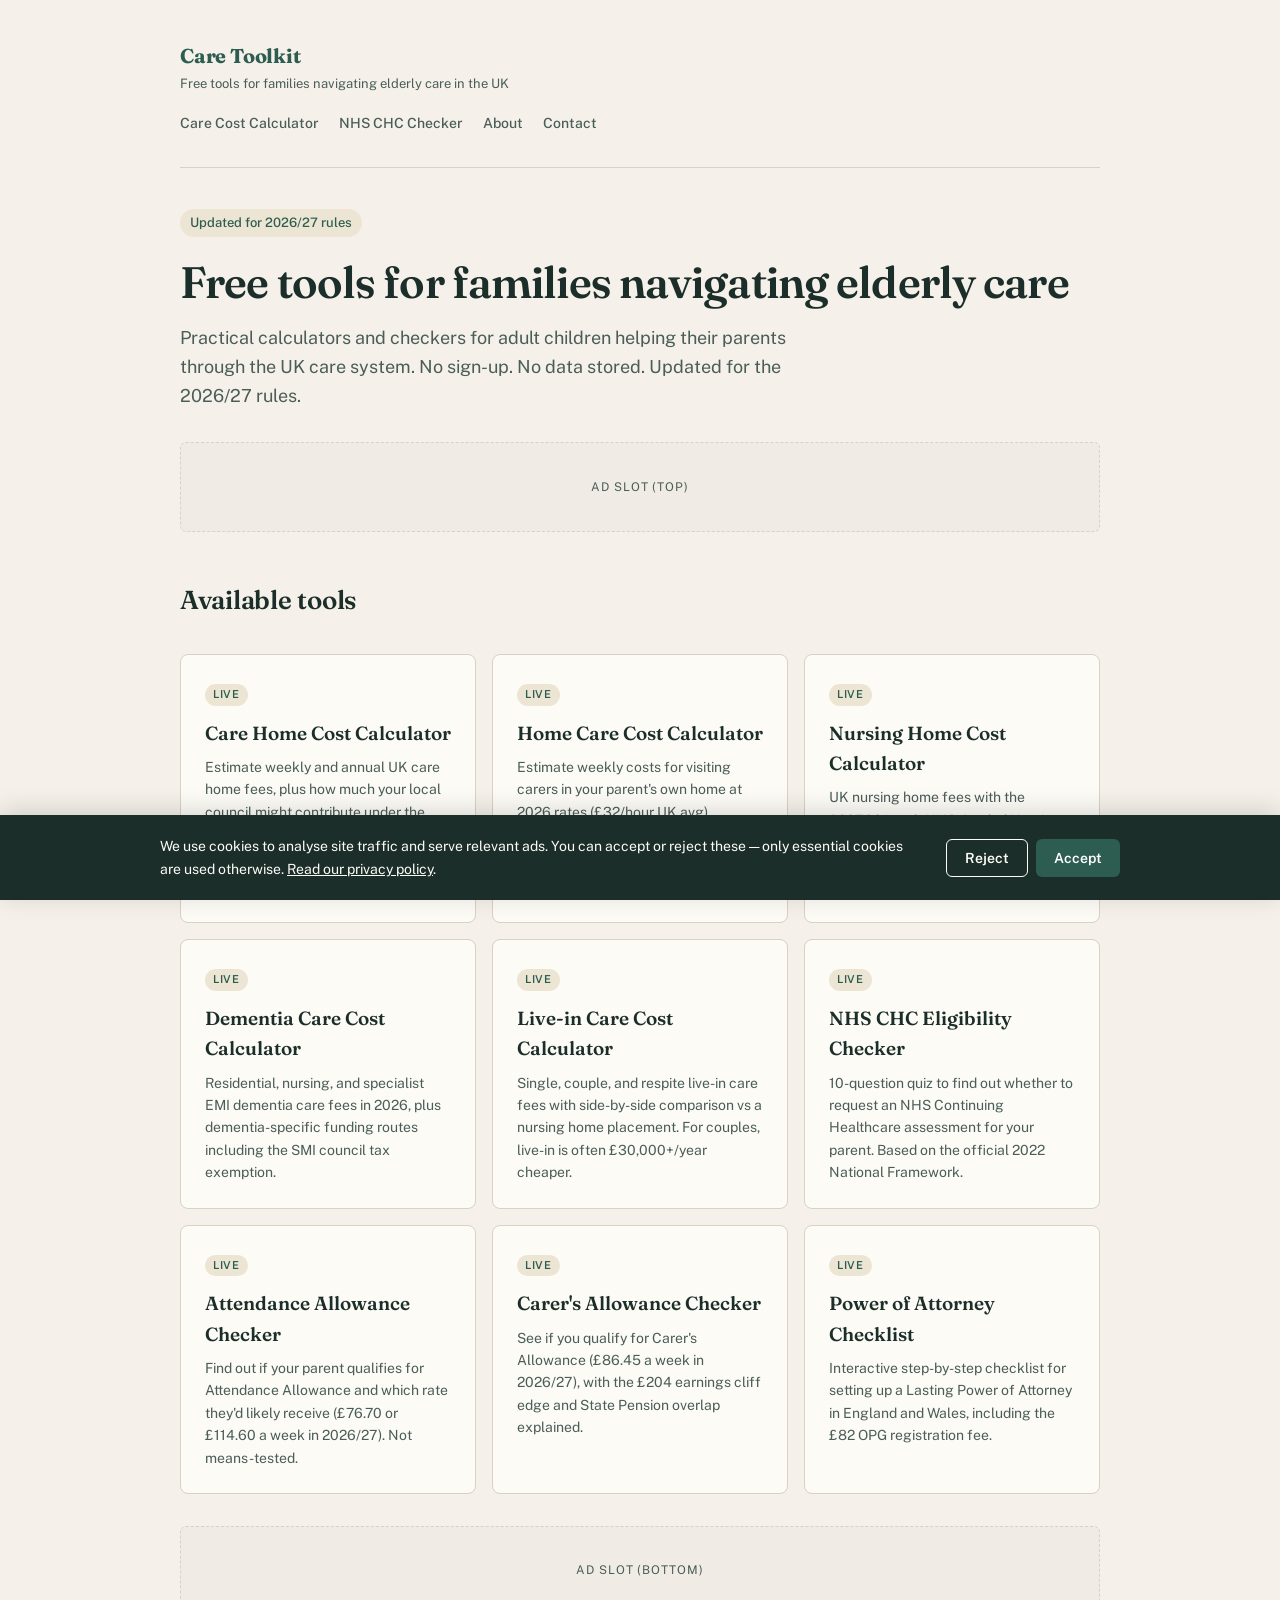
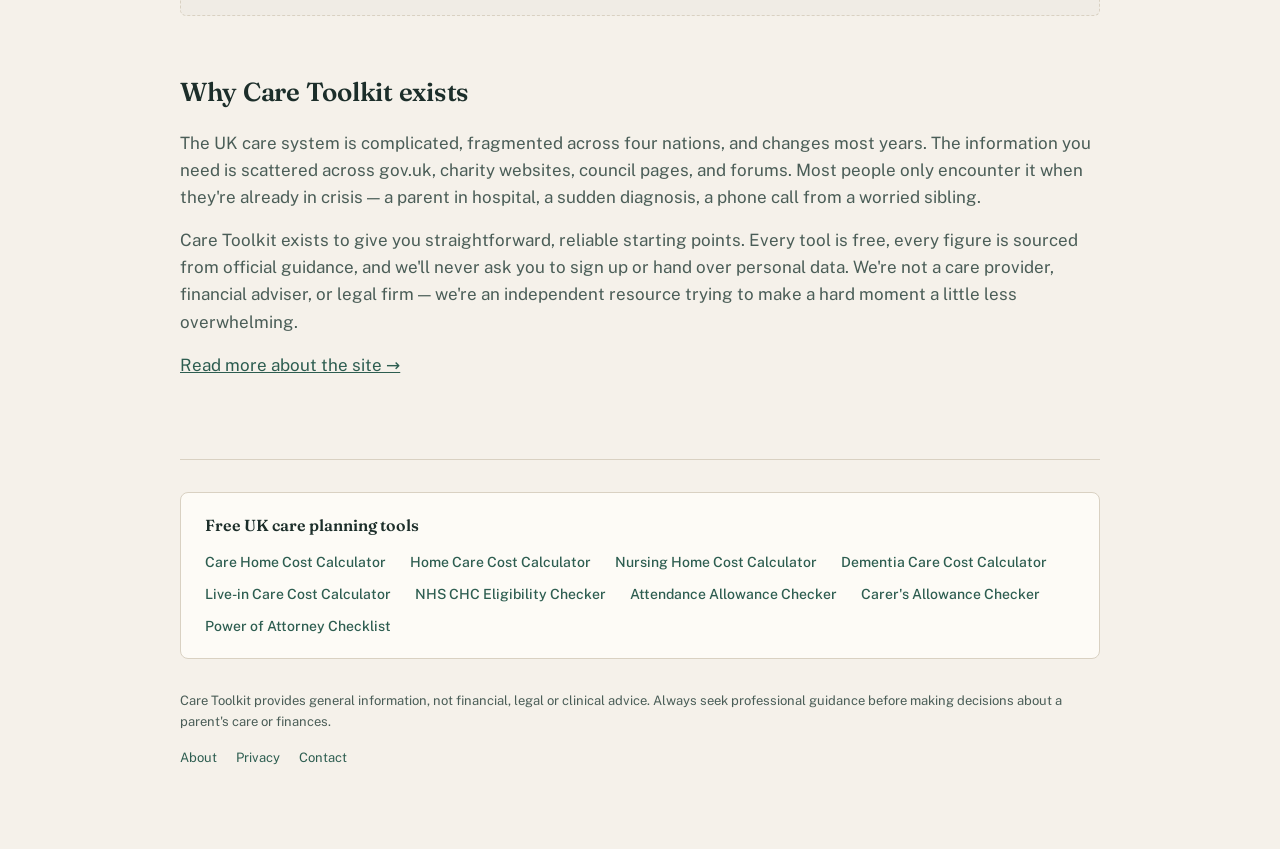
<file: index.html>
<!DOCTYPE html>
<html lang="en-GB">
<head>
<meta charset="UTF-8">
<meta name="viewport" content="width=device-width, initial-scale=1.0">
<title>Care Toolkit | Free UK Tools for Families Managing Elderly Care</title>
<meta name="description" content="Free, no-signup tools for UK families navigating elderly care: care home cost calculators, NHS funding checkers, Power of Attorney guides, and more.">
<meta name="robots" content="index, follow">
<link rel="canonical" href="https://caretoolkit.co.uk/">

<meta property="og:title" content="Care Toolkit | Free UK Elderly Care Tools">
<meta property="og:description" content="Free tools for families navigating elderly care in the UK.">
<meta property="og:type" content="website">
<meta property="og:url" content="https://caretoolkit.co.uk/">
<meta property="og:locale" content="en_GB">
<meta name="twitter:card" content="summary">

<!-- GOOGLE SEARCH CONSOLE VERIFICATION - paste verification meta tag here when you have it -->
<!-- <meta name="google-site-verification" content="YOUR_VERIFICATION_CODE"> -->

<script type="application/ld+json">
{
  "@context": "https://schema.org",
  "@type": "Organization",
  "name": "Care Toolkit",
  "url": "https://caretoolkit.co.uk/",
  "description": "Free online tools for UK families managing elderly parents' care."
}
</script>

<link rel="preconnect" href="https://fonts.googleapis.com">
<link rel="preconnect" href="https://fonts.gstatic.com" crossorigin>
<link href="https://fonts.googleapis.com/css2?family=Fraunces:opsz,wght@9..144,400;9..144,600;9..144,700&family=Public+Sans:wght@400;500;600&display=swap" rel="stylesheet">
<link rel="stylesheet" href="/assets/css/shared.css">
</head>
<body>

<div class="wrap-wide">

<header class="site-header">
  <a href="/" class="brand-link">
    <div class="brand">Care Toolkit</div>
    <div class="brand-sub">Free tools for families navigating elderly care in the UK</div>
  </a>
  <nav class="site-nav">
    <a href="/care-home-cost-calculator/">Care Cost Calculator</a>
    <a href="/nhs-chc-eligibility-quiz/">NHS CHC Checker</a>
    <a href="/about/">About</a>
    <a href="/contact/">Contact</a>
  </nav>
</header>

<main>

<span class="year-tag">Updated for 2026/27 rules</span>
<h1>Free tools for families navigating elderly care</h1>
<p class="intro">Practical calculators and checkers for adult children helping their parents through the UK care system. No sign-up. No data stored. Updated for the 2026/27 rules.</p>

<!-- AD SLOT: top-of-homepage. Switch on after AdSense approval. -->
<div class="ad-slot">Ad slot (top)</div>

<h2 style="margin-top: 48px;">Available tools</h2>

<div class="tool-grid">

  <a href="/care-home-cost-calculator/" class="tool-card">
    <span class="tool-tag">Live</span>
    <h3>Care Home Cost Calculator</h3>
    <p>Estimate weekly and annual UK care home fees, plus how much your local council might contribute under the 2026/27 means test.</p>
  </a>

  <a href="/home-care-cost-calculator-uk/" class="tool-card">
    <span class="tool-tag">Live</span>
    <h3>Home Care Cost Calculator</h3>
    <p>Estimate weekly costs for visiting carers in your parent's own home at 2026 rates (£32/hour UK avg). Includes the community-care means test where the property is excluded.</p>
  </a>

  <a href="/nursing-home-cost-calculator-uk/" class="tool-card">
    <span class="tool-tag">Live</span>
    <h3>Nursing Home Cost Calculator</h3>
    <p>UK nursing home fees with the £267.68/week NHS-funded Nursing Care contribution auto-deducted. Most calculators don't show the FNC offset.</p>
  </a>

  <a href="/dementia-care-cost-calculator-uk/" class="tool-card">
    <span class="tool-tag">Live</span>
    <h3>Dementia Care Cost Calculator</h3>
    <p>Residential, nursing, and specialist EMI dementia care fees in 2026, plus dementia-specific funding routes including the SMI council tax exemption.</p>
  </a>

  <a href="/live-in-care-cost-calculator-uk/" class="tool-card">
    <span class="tool-tag">Live</span>
    <h3>Live-in Care Cost Calculator</h3>
    <p>Single, couple, and respite live-in care fees with side-by-side comparison vs a nursing home placement. For couples, live-in is often £30,000+/year cheaper.</p>
  </a>

  <a href="/nhs-chc-eligibility-quiz/" class="tool-card">
    <span class="tool-tag">Live</span>
    <h3>NHS CHC Eligibility Checker</h3>
    <p>10-question quiz to find out whether to request an NHS Continuing Healthcare assessment for your parent. Based on the official 2022 National Framework.</p>
  </a>

  <a href="/attendance-allowance-checker/" class="tool-card">
    <span class="tool-tag">Live</span>
    <h3>Attendance Allowance Checker</h3>
    <p>Find out if your parent qualifies for Attendance Allowance and which rate they'd likely receive (£76.70 or £114.60 a week in 2026/27). Not means-tested.</p>
  </a>

  <a href="/carers-allowance-checker/" class="tool-card">
    <span class="tool-tag">Live</span>
    <h3>Carer's Allowance Checker</h3>
    <p>See if you qualify for Carer's Allowance (£86.45 a week in 2026/27), with the £204 earnings cliff edge and State Pension overlap explained.</p>
  </a>

  <a href="/power-of-attorney-checklist/" class="tool-card">
    <span class="tool-tag">Live</span>
    <h3>Power of Attorney Checklist</h3>
    <p>Interactive step-by-step checklist for setting up a Lasting Power of Attorney in England and Wales, including the £82 OPG registration fee.</p>
  </a>

</div>

<!-- AD SLOT: bottom-of-homepage. Switch on after AdSense approval. -->
<div class="ad-slot">Ad slot (bottom)</div>

<h2>Why Care Toolkit exists</h2>
<p>The UK care system is complicated, fragmented across four nations, and changes most years. The information you need is scattered across gov.uk, charity websites, council pages, and forums. Most people only encounter it when they're already in crisis — a parent in hospital, a sudden diagnosis, a phone call from a worried sibling.</p>
<p>Care Toolkit exists to give you straightforward, reliable starting points. Every tool is free, every figure is sourced from official guidance, and we'll never ask you to sign up or hand over personal data. We're not a care provider, financial adviser, or legal firm — we're an independent resource trying to make a hard moment a little less overwhelming.</p>
<p><a href="/about/">Read more about the site →</a></p>

</main>

<footer class="site-footer">
  <div class="popular-tools-footer">
    <h4>Free UK care planning tools</h4>
    <ul>
      <li><a href="/care-home-cost-calculator/">Care Home Cost Calculator</a></li>
      <li><a href="/home-care-cost-calculator-uk/">Home Care Cost Calculator</a></li>
      <li><a href="/nursing-home-cost-calculator-uk/">Nursing Home Cost Calculator</a></li>
      <li><a href="/dementia-care-cost-calculator-uk/">Dementia Care Cost Calculator</a></li>
      <li><a href="/live-in-care-cost-calculator-uk/">Live-in Care Cost Calculator</a></li>
      <li><a href="/nhs-chc-eligibility-quiz/">NHS CHC Eligibility Checker</a></li>
      <li><a href="/attendance-allowance-checker/">Attendance Allowance Checker</a></li>
      <li><a href="/carers-allowance-checker/">Carer's Allowance Checker</a></li>
      <li><a href="/power-of-attorney-checklist/">Power of Attorney Checklist</a></li>
    </ul>
  </div>
  <p>Care Toolkit provides general information, not financial, legal or clinical advice. Always seek professional guidance before making decisions about a parent's care or finances.</p>
  <div class="footer-links">
    <a href="/about/">About</a>
    <a href="/privacy/">Privacy</a>
    <a href="/contact/">Contact</a>
  </div>
</footer>

</div>

<!-- Cookie consent banner -->
<div class="cookie-banner" id="cookie-banner">
  <div class="cookie-banner-inner">
    <p>We use cookies to analyse site traffic and serve relevant ads. You can accept or reject these — only essential cookies are used otherwise. <a href="/privacy/">Read our privacy policy</a>.</p>
    <div class="cookie-actions">
      <button class="cookie-btn reject" id="cookie-reject">Reject</button>
      <button class="cookie-btn accept" id="cookie-accept">Accept</button>
    </div>
  </div>
</div>

<script src="/assets/js/shared.js"></script>
</body>
</html>
</file>
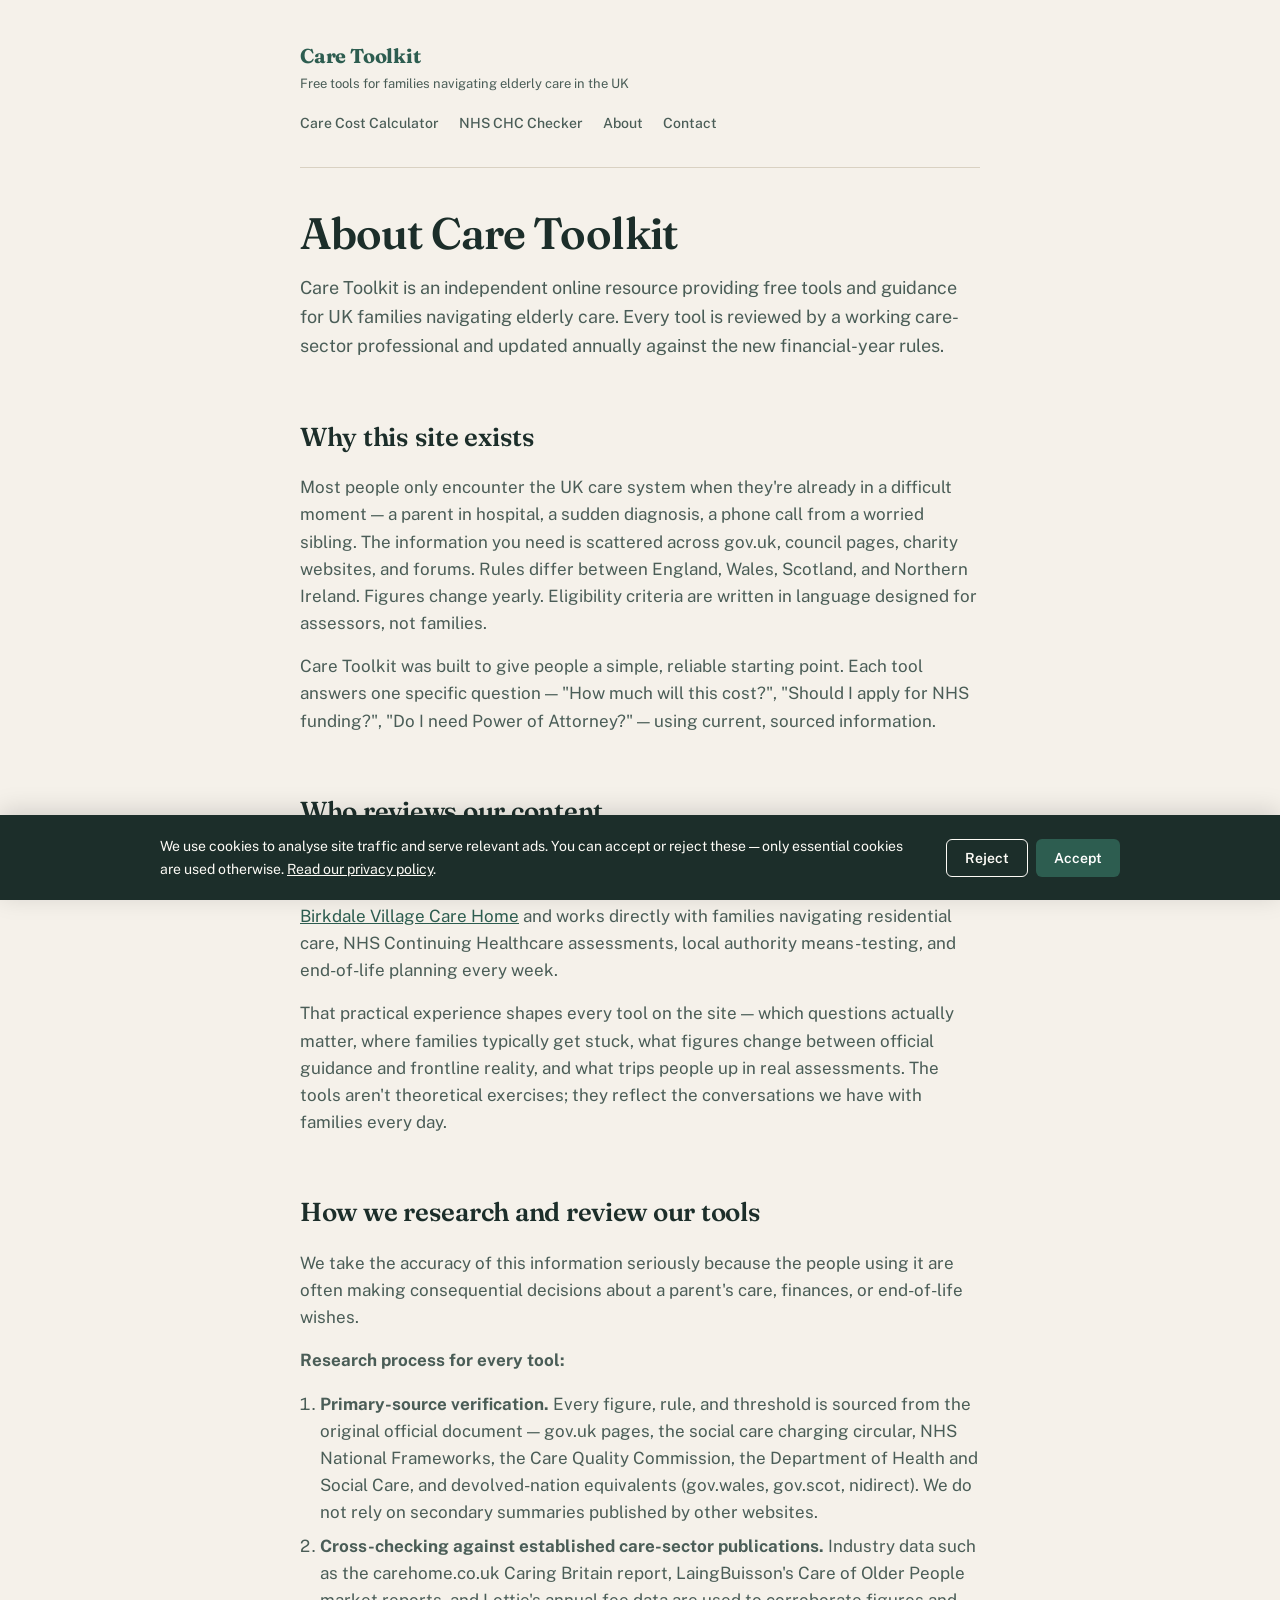
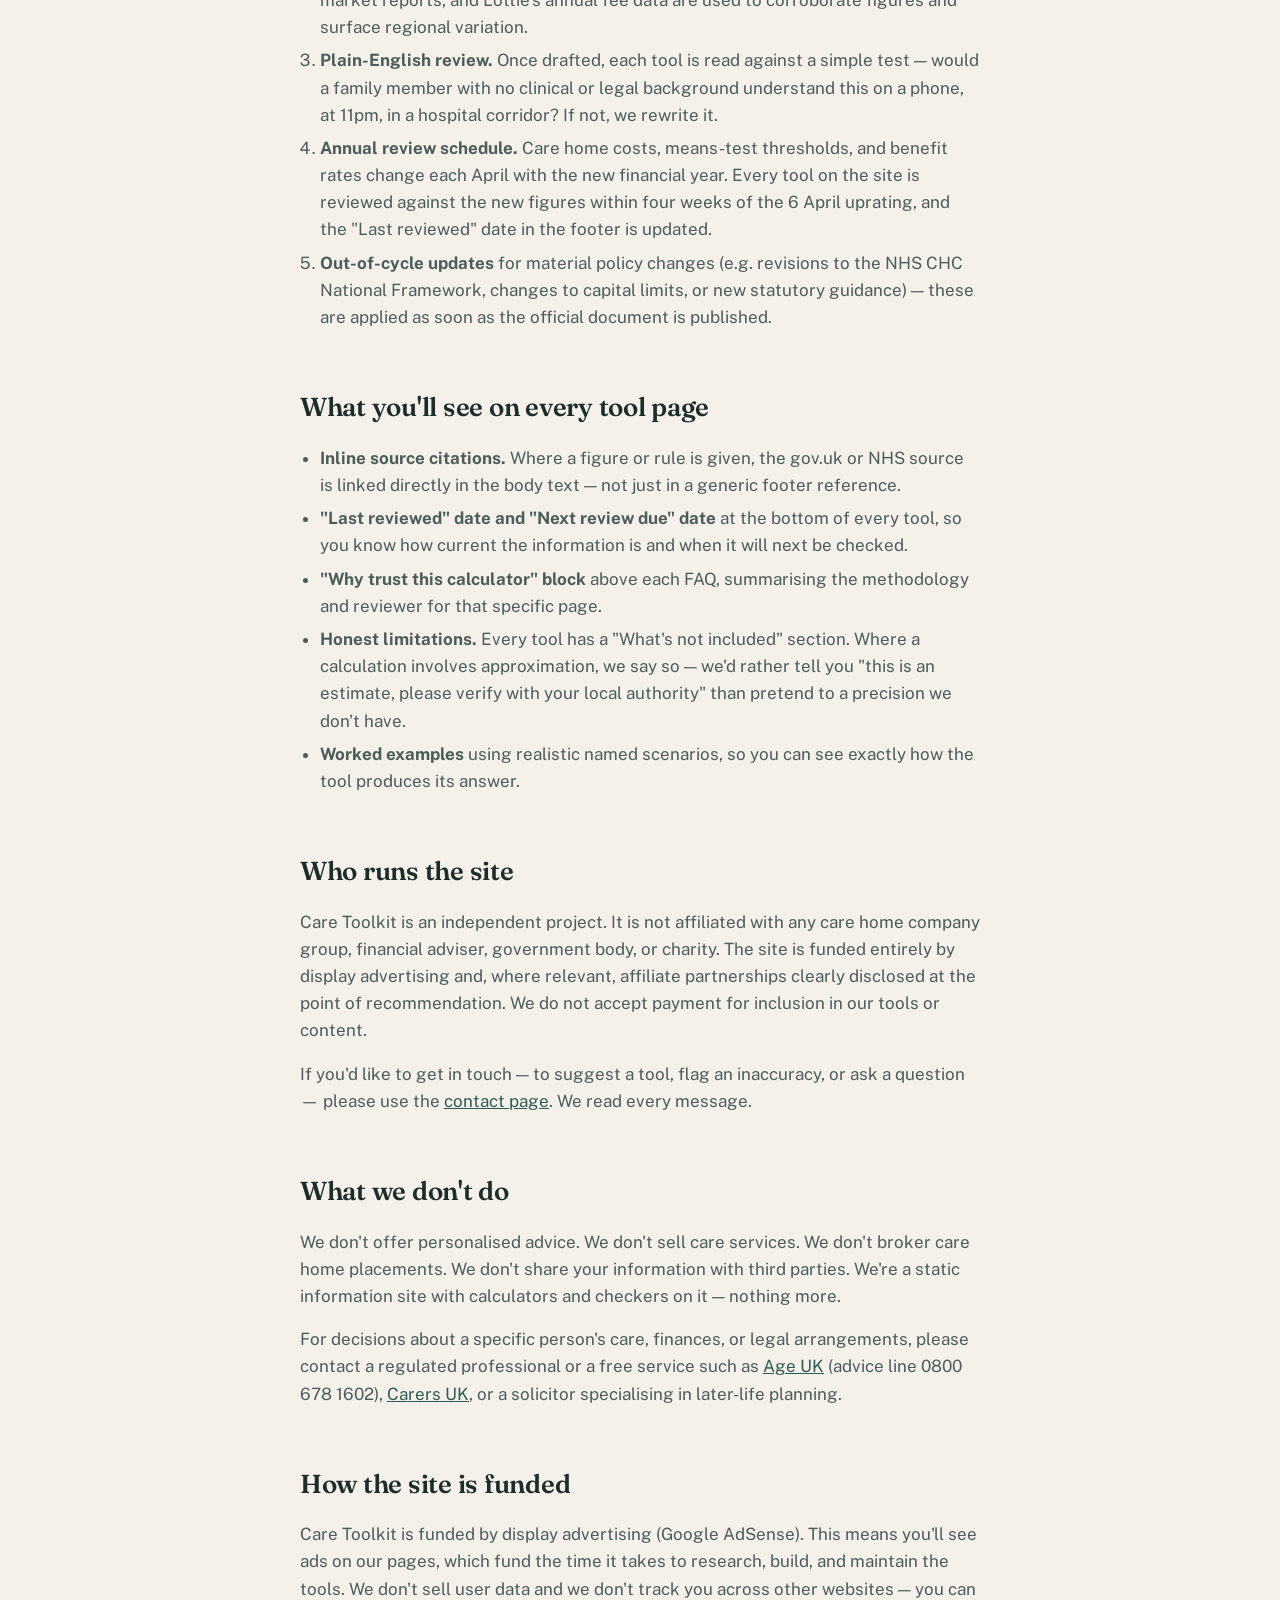
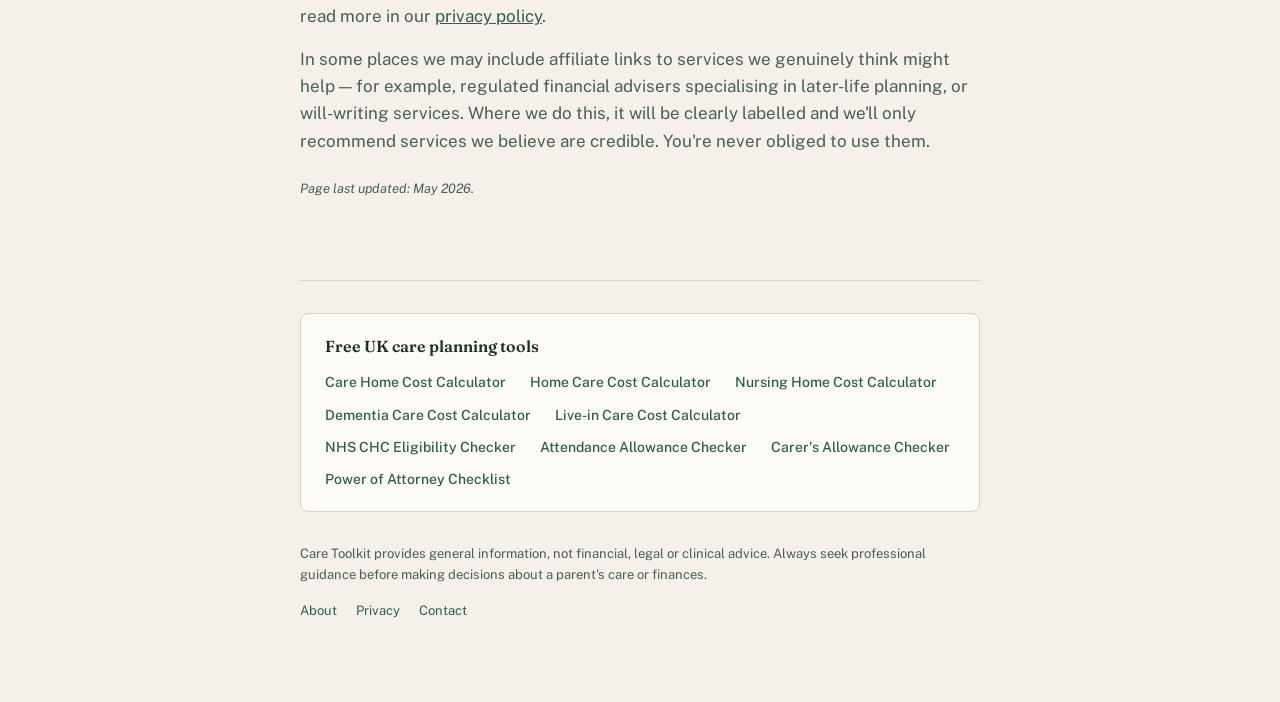
<file: about/index.html>
<!DOCTYPE html>
<html lang="en-GB">
<head>
<meta charset="UTF-8">
<meta name="viewport" content="width=device-width, initial-scale=1.0">
<title>About Care Toolkit | Free UK Elderly Care Tools, Reviewed by a Care-Sector Expert</title>
<meta name="description" content="Care Toolkit is an independent resource providing free, accurate tools for UK families navigating elderly care. Reviewed by Hinesh Patel, with over a decade of UK care-sector experience.">
<meta name="robots" content="index, follow">
<link rel="canonical" href="https://caretoolkit.co.uk/about/">
<meta property="og:title" content="About Care Toolkit">
<meta property="og:type" content="website">
<meta property="og:locale" content="en_GB">

<script type="application/ld+json">
{
  "@context": "https://schema.org",
  "@type": "AboutPage",
  "name": "About Care Toolkit",
  "url": "https://caretoolkit.co.uk/about/",
  "publisher": {
    "@type": "Organization",
    "name": "Care Toolkit",
    "url": "https://caretoolkit.co.uk/"
  },
  "reviewedBy": {
    "@type": "Person",
    "name": "Hinesh Patel",
    "jobTitle": "Care home owner-operator",
    "description": "Over a decade of experience in the UK care sector"
  }
}
</script>

<link rel="preconnect" href="https://fonts.googleapis.com">
<link rel="preconnect" href="https://fonts.gstatic.com" crossorigin>
<link href="https://fonts.googleapis.com/css2?family=Fraunces:opsz,wght@9..144,400;9..144,600;9..144,700&family=Public+Sans:wght@400;500;600&display=swap" rel="stylesheet">
<link rel="stylesheet" href="/assets/css/shared.css">
</head>
<body>

<div class="wrap">

<header class="site-header">
  <a href="/" class="brand-link">
    <div class="brand">Care Toolkit</div>
    <div class="brand-sub">Free tools for families navigating elderly care in the UK</div>
  </a>
  <nav class="site-nav">
    <a href="/care-home-cost-calculator/">Care Cost Calculator</a>
    <a href="/nhs-chc-eligibility-quiz/">NHS CHC Checker</a>
    <a href="/about/">About</a>
    <a href="/contact/">Contact</a>
  </nav>
</header>

<main>

<h1>About Care Toolkit</h1>
<p class="intro">Care Toolkit is an independent online resource providing free tools and guidance for UK families navigating elderly care. Every tool is reviewed by a working care-sector professional and updated annually against the new financial-year rules.</p>

<h2>Why this site exists</h2>
<p>Most people only encounter the UK care system when they're already in a difficult moment — a parent in hospital, a sudden diagnosis, a phone call from a worried sibling. The information you need is scattered across gov.uk, council pages, charity websites, and forums. Rules differ between England, Wales, Scotland, and Northern Ireland. Figures change yearly. Eligibility criteria are written in language designed for assessors, not families.</p>
<p>Care Toolkit was built to give people a simple, reliable starting point. Each tool answers one specific question — "How much will this cost?", "Should I apply for NHS funding?", "Do I need Power of Attorney?" — using current, sourced information.</p>

<h2>Who reviews our content</h2>
<p>Care Toolkit's tools and supporting content are reviewed by <strong>Hinesh Patel</strong>, who has over a decade of experience in the UK care sector. Hinesh is the owner-operator of <a href="https://www.birkdalevillagecarehome.co.uk" target="_blank" rel="noopener">Birkdale Village Care Home</a> and works directly with families navigating residential care, NHS Continuing Healthcare assessments, local authority means-testing, and end-of-life planning every week.</p>
<p>That practical experience shapes every tool on the site — which questions actually matter, where families typically get stuck, what figures change between official guidance and frontline reality, and what trips people up in real assessments. The tools aren't theoretical exercises; they reflect the conversations we have with families every day.</p>

<h2>How we research and review our tools</h2>
<p>We take the accuracy of this information seriously because the people using it are often making consequential decisions about a parent's care, finances, or end-of-life wishes.</p>
<p><strong>Research process for every tool:</strong></p>
<ol>
  <li><strong>Primary-source verification.</strong> Every figure, rule, and threshold is sourced from the original official document — gov.uk pages, the social care charging circular, NHS National Frameworks, the Care Quality Commission, the Department of Health and Social Care, and devolved-nation equivalents (gov.wales, gov.scot, nidirect). We do not rely on secondary summaries published by other websites.</li>
  <li><strong>Cross-checking against established care-sector publications.</strong> Industry data such as the carehome.co.uk Caring Britain report, LaingBuisson's Care of Older People market reports, and Lottie's annual fee data are used to corroborate figures and surface regional variation.</li>
  <li><strong>Plain-English review.</strong> Once drafted, each tool is read against a simple test — would a family member with no clinical or legal background understand this on a phone, at 11pm, in a hospital corridor? If not, we rewrite it.</li>
  <li><strong>Annual review schedule.</strong> Care home costs, means-test thresholds, and benefit rates change each April with the new financial year. Every tool on the site is reviewed against the new figures within four weeks of the 6 April uprating, and the "Last reviewed" date in the footer is updated.</li>
  <li><strong>Out-of-cycle updates</strong> for material policy changes (e.g. revisions to the NHS CHC National Framework, changes to capital limits, or new statutory guidance) — these are applied as soon as the official document is published.</li>
</ol>

<h2>What you'll see on every tool page</h2>
<ul>
  <li><strong>Inline source citations.</strong> Where a figure or rule is given, the gov.uk or NHS source is linked directly in the body text — not just in a generic footer reference.</li>
  <li><strong>"Last reviewed" date and "Next review due" date</strong> at the bottom of every tool, so you know how current the information is and when it will next be checked.</li>
  <li><strong>"Why trust this calculator" block</strong> above each FAQ, summarising the methodology and reviewer for that specific page.</li>
  <li><strong>Honest limitations.</strong> Every tool has a "What's not included" section. Where a calculation involves approximation, we say so — we'd rather tell you "this is an estimate, please verify with your local authority" than pretend to a precision we don't have.</li>
  <li><strong>Worked examples</strong> using realistic named scenarios, so you can see exactly how the tool produces its answer.</li>
</ul>

<h2>Who runs the site</h2>
<p>Care Toolkit is an independent project. It is not affiliated with any care home company group, financial adviser, government body, or charity. The site is funded entirely by display advertising and, where relevant, affiliate partnerships clearly disclosed at the point of recommendation. We do not accept payment for inclusion in our tools or content.</p>
<p>If you'd like to get in touch — to suggest a tool, flag an inaccuracy, or ask a question — please use the <a href="/contact/">contact page</a>. We read every message.</p>

<h2>What we don't do</h2>
<p>We don't offer personalised advice. We don't sell care services. We don't broker care home placements. We don't share your information with third parties. We're a static information site with calculators and checkers on it — nothing more.</p>
<p>For decisions about a specific person's care, finances, or legal arrangements, please contact a regulated professional or a free service such as <a href="https://www.ageuk.org.uk" target="_blank" rel="noopener">Age UK</a> (advice line 0800 678 1602), <a href="https://www.carersuk.org" target="_blank" rel="noopener">Carers UK</a>, or a solicitor specialising in later-life planning.</p>

<h2>How the site is funded</h2>
<p>Care Toolkit is funded by display advertising (Google AdSense). This means you'll see ads on our pages, which fund the time it takes to research, build, and maintain the tools. We don't sell user data and we don't track you across other websites — you can read more in our <a href="/privacy/">privacy policy</a>.</p>
<p>In some places we may include affiliate links to services we genuinely think might help — for example, regulated financial advisers specialising in later-life planning, or will-writing services. Where we do this, it will be clearly labelled and we'll only recommend services we believe are credible. You're never obliged to use them.</p>

<p class="last-updated">Page last updated: May 2026.</p>

</main>

<footer class="site-footer">
  <div class="popular-tools-footer">
    <h4>Free UK care planning tools</h4>
    <ul>
      <li><a href="/care-home-cost-calculator/">Care Home Cost Calculator</a></li>
      <li><a href="/home-care-cost-calculator-uk/">Home Care Cost Calculator</a></li>
      <li><a href="/nursing-home-cost-calculator-uk/">Nursing Home Cost Calculator</a></li>
      <li><a href="/dementia-care-cost-calculator-uk/">Dementia Care Cost Calculator</a></li>
      <li><a href="/live-in-care-cost-calculator-uk/">Live-in Care Cost Calculator</a></li>
      <li><a href="/nhs-chc-eligibility-quiz/">NHS CHC Eligibility Checker</a></li>
      <li><a href="/attendance-allowance-checker/">Attendance Allowance Checker</a></li>
      <li><a href="/carers-allowance-checker/">Carer's Allowance Checker</a></li>
      <li><a href="/power-of-attorney-checklist/">Power of Attorney Checklist</a></li>
    </ul>
  </div>
  <p>Care Toolkit provides general information, not financial, legal or clinical advice. Always seek professional guidance before making decisions about a parent's care or finances.</p>
  <div class="footer-links">
    <a href="/about/">About</a>
    <a href="/privacy/">Privacy</a>
    <a href="/contact/">Contact</a>
  </div>
</footer>

</div>

<div class="cookie-banner" id="cookie-banner">
  <div class="cookie-banner-inner">
    <p>We use cookies to analyse site traffic and serve relevant ads. You can accept or reject these — only essential cookies are used otherwise. <a href="/privacy/">Read our privacy policy</a>.</p>
    <div class="cookie-actions">
      <button class="cookie-btn reject" id="cookie-reject">Reject</button>
      <button class="cookie-btn accept" id="cookie-accept">Accept</button>
    </div>
  </div>
</div>

<script src="/assets/js/shared.js"></script>
</body>
</html>
</file>
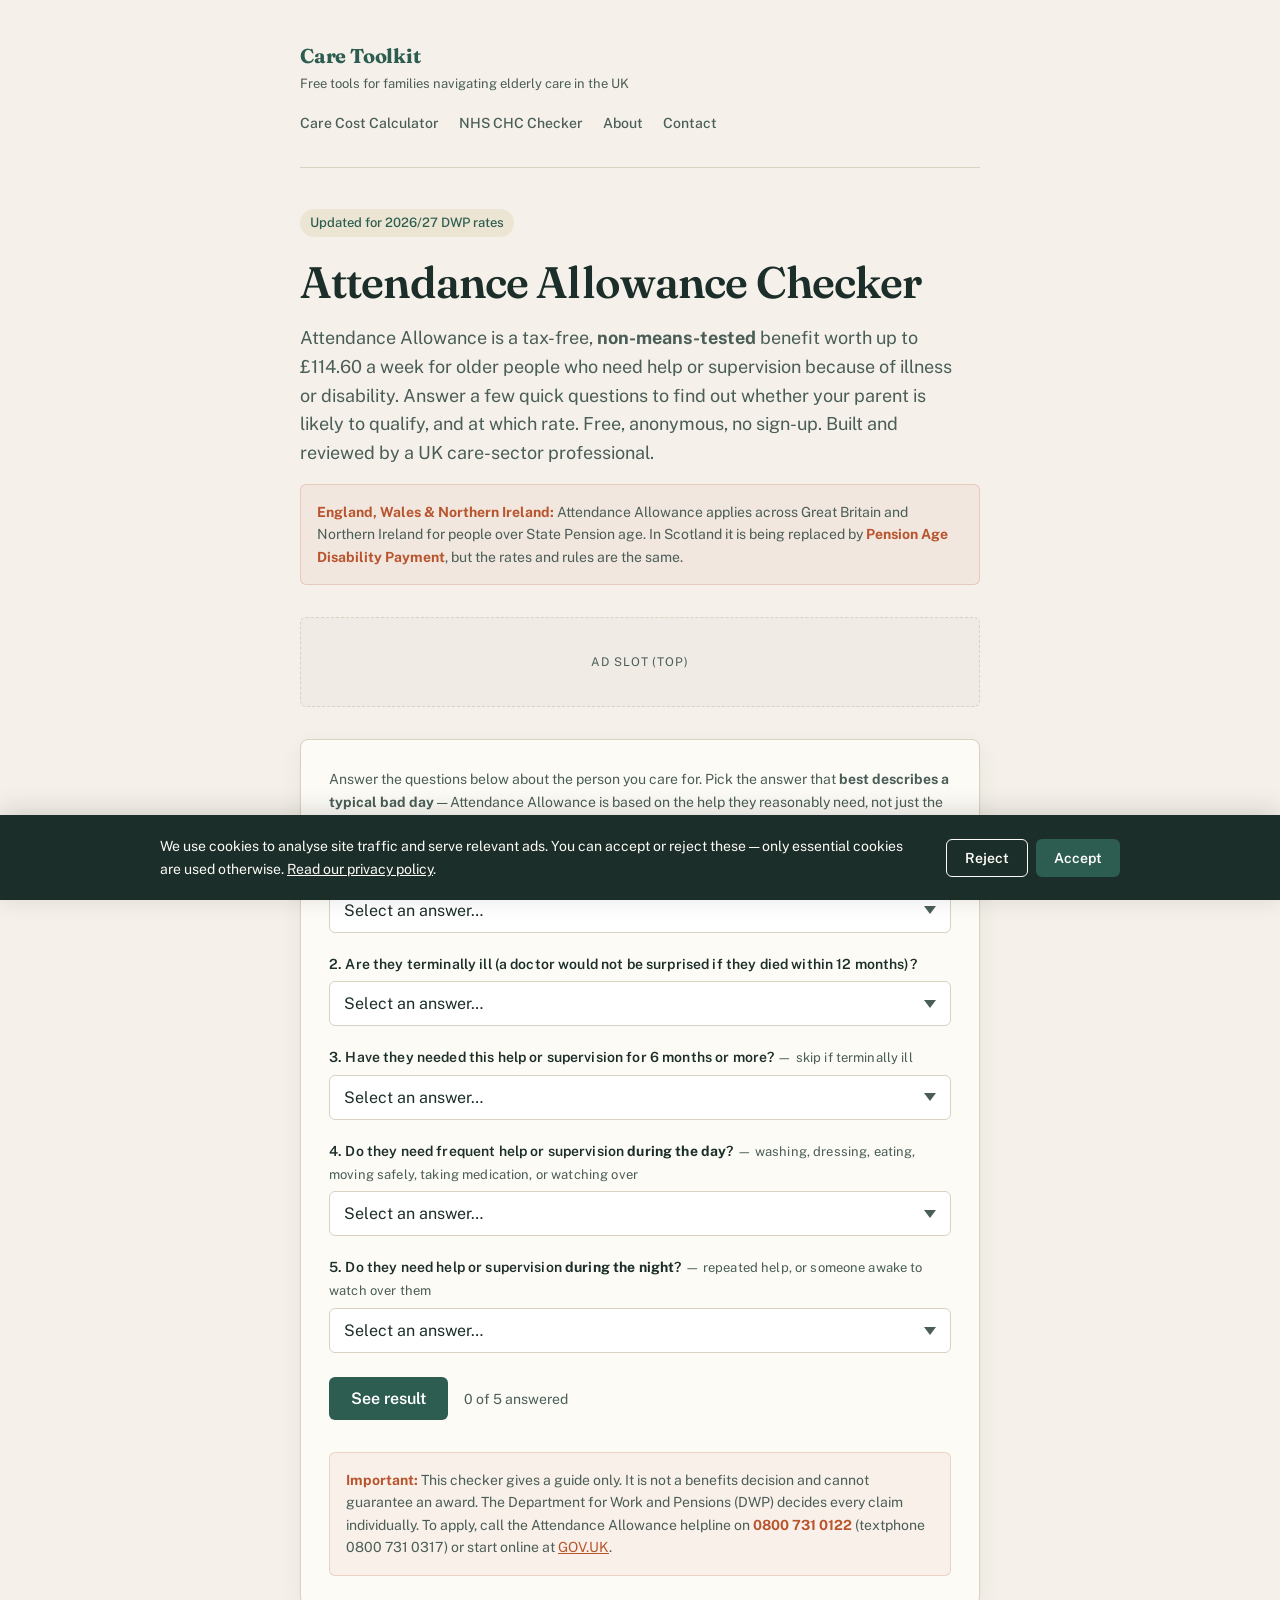
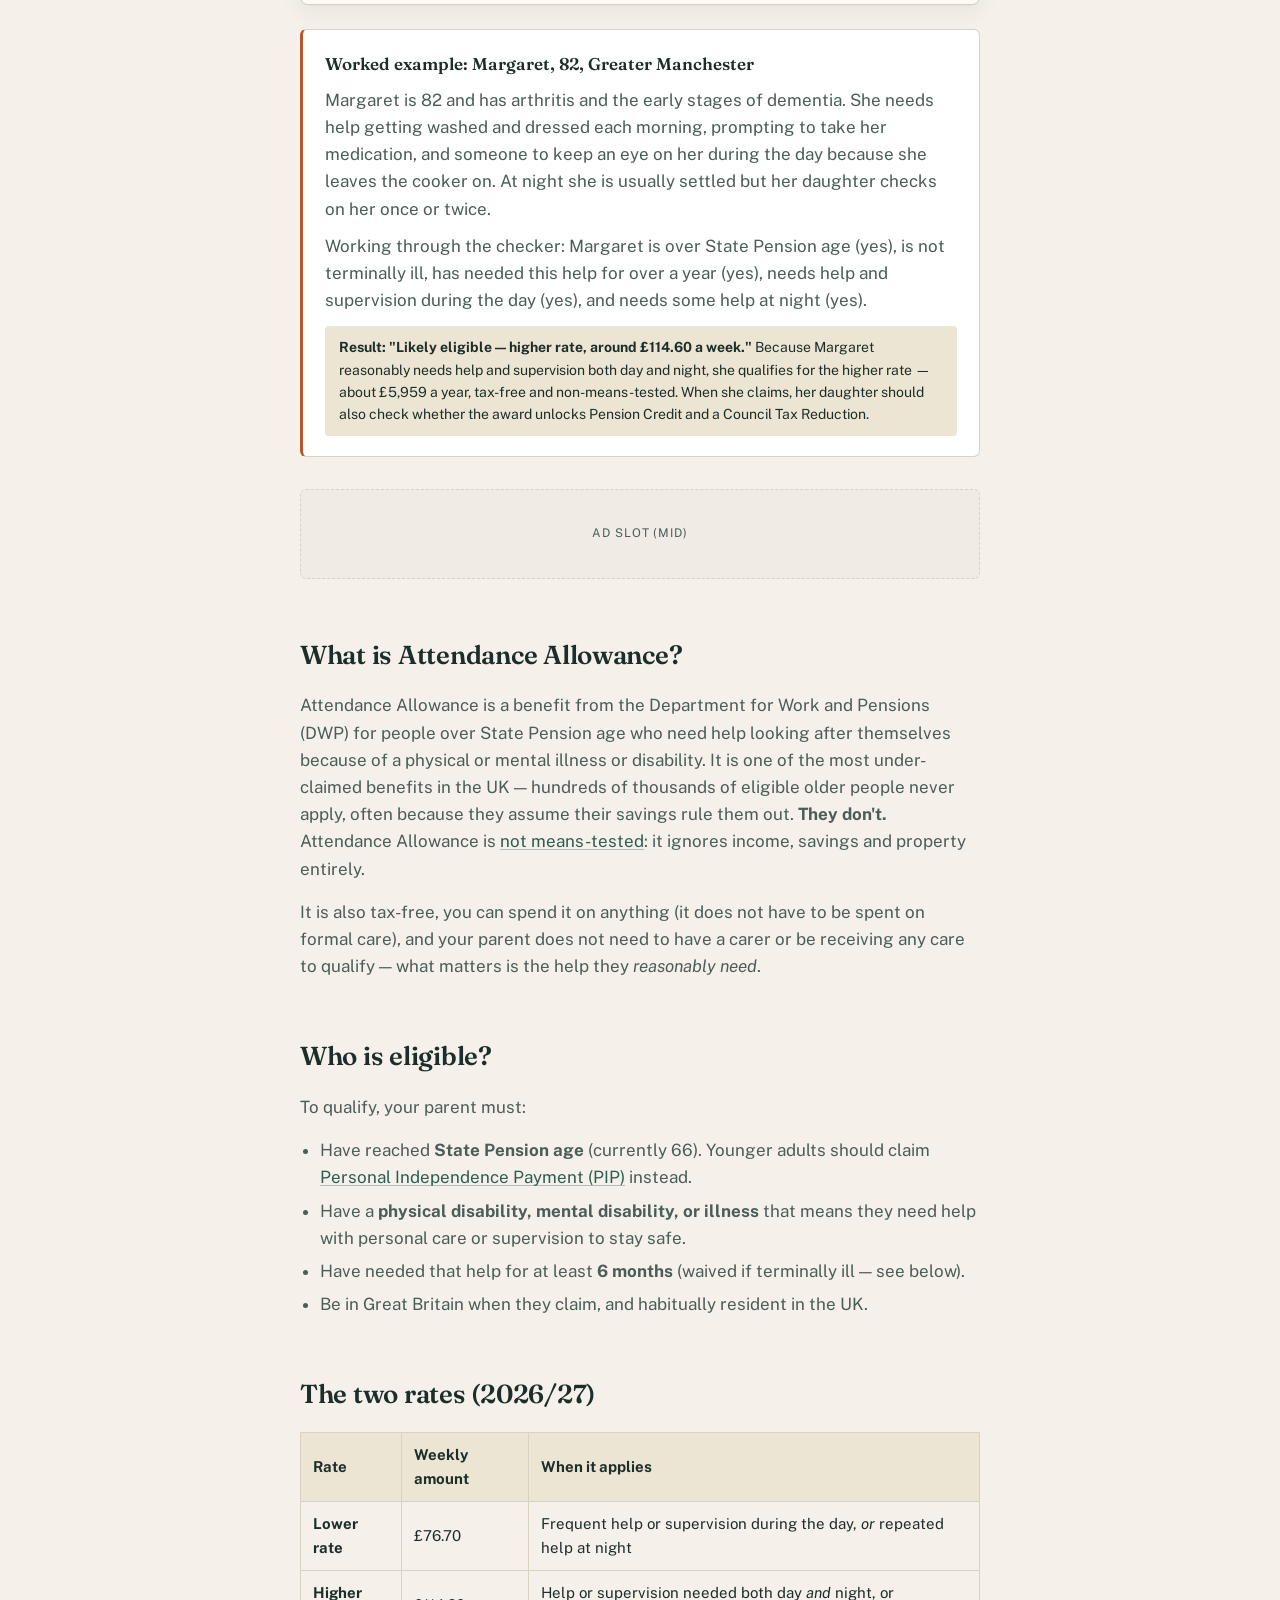
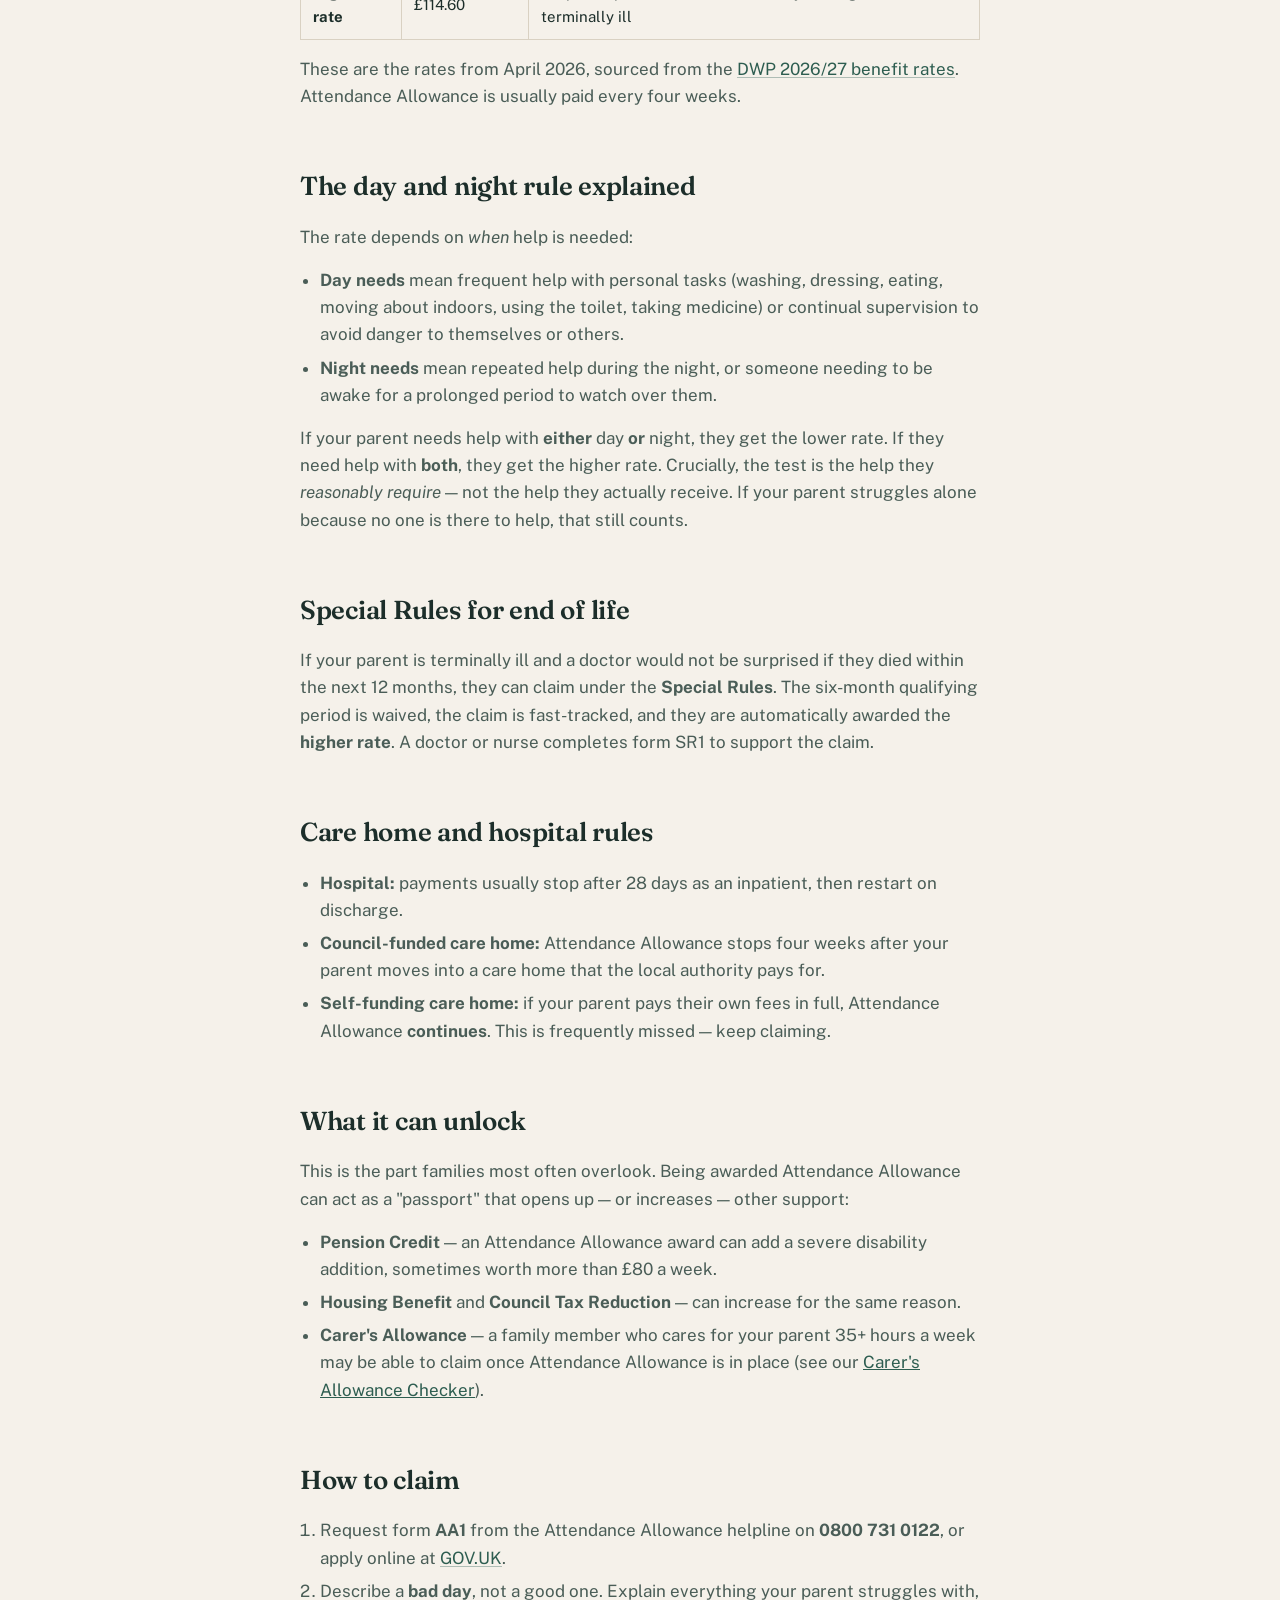
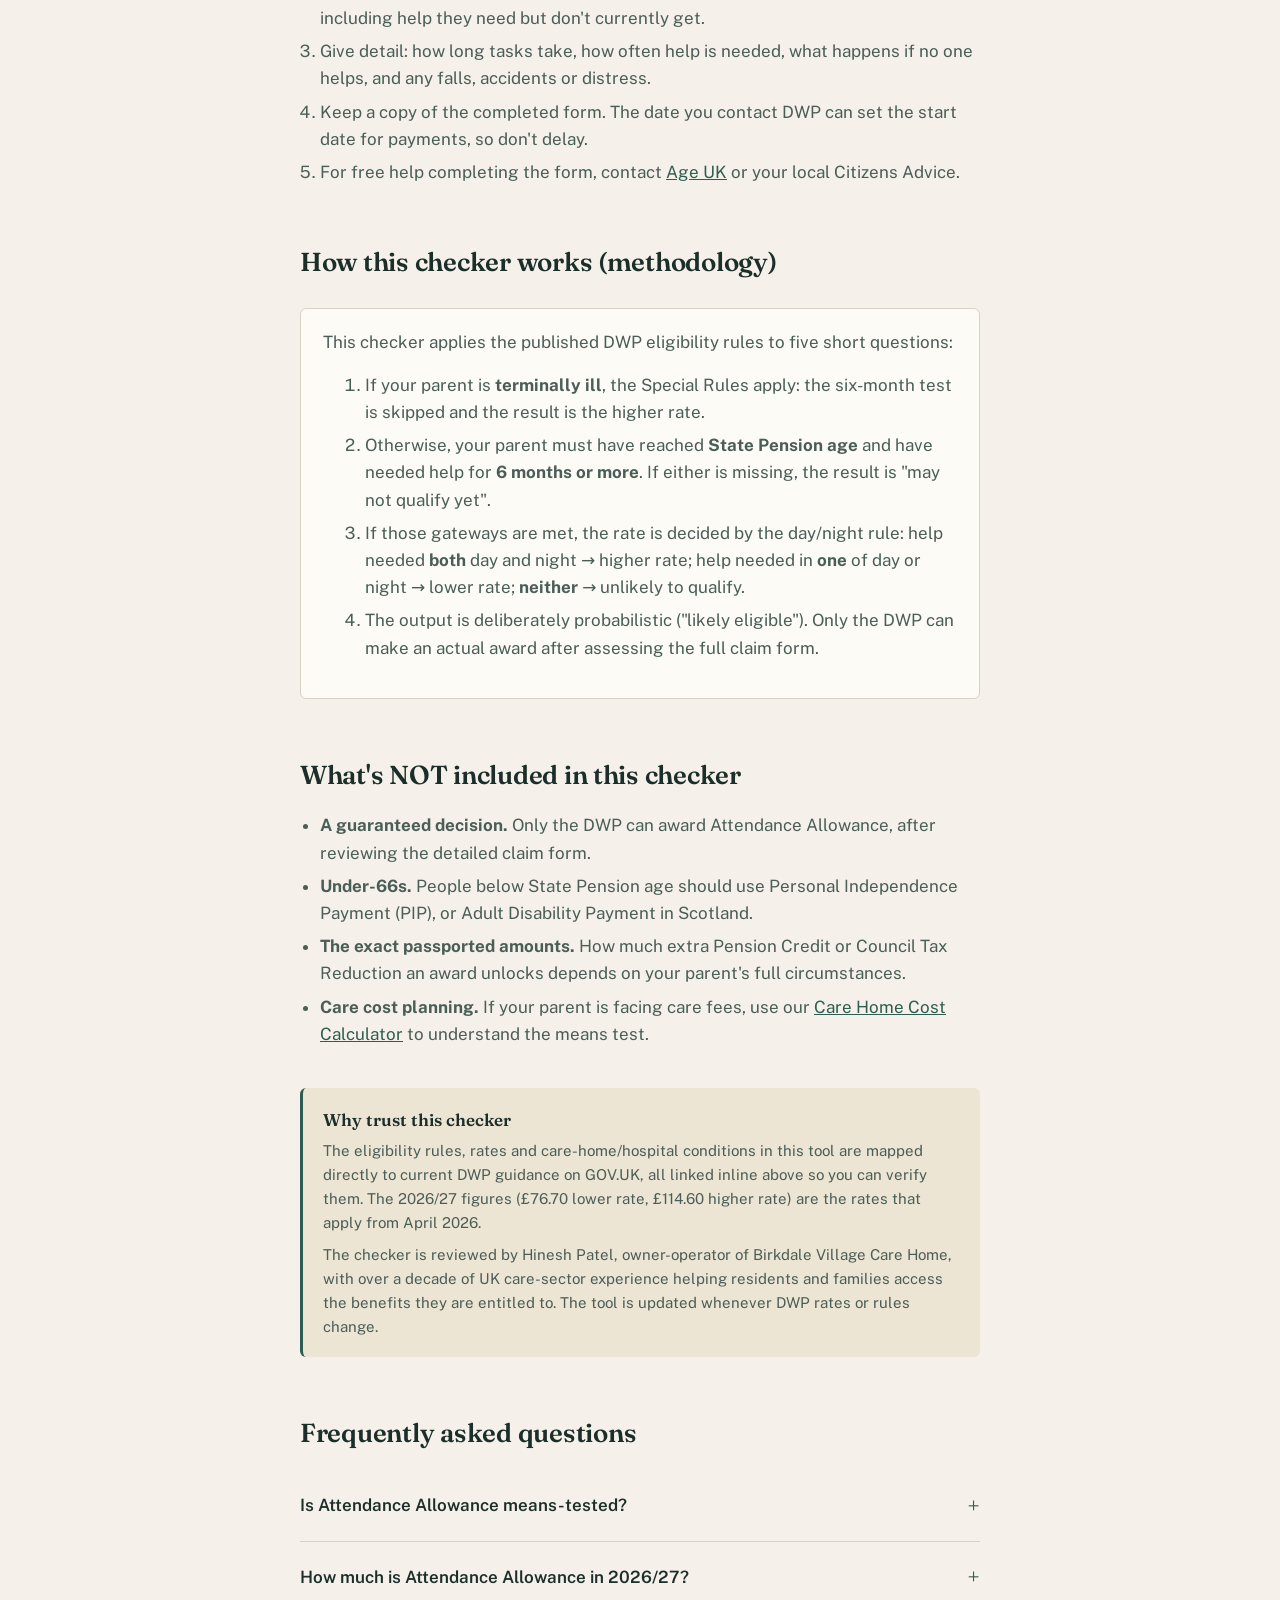
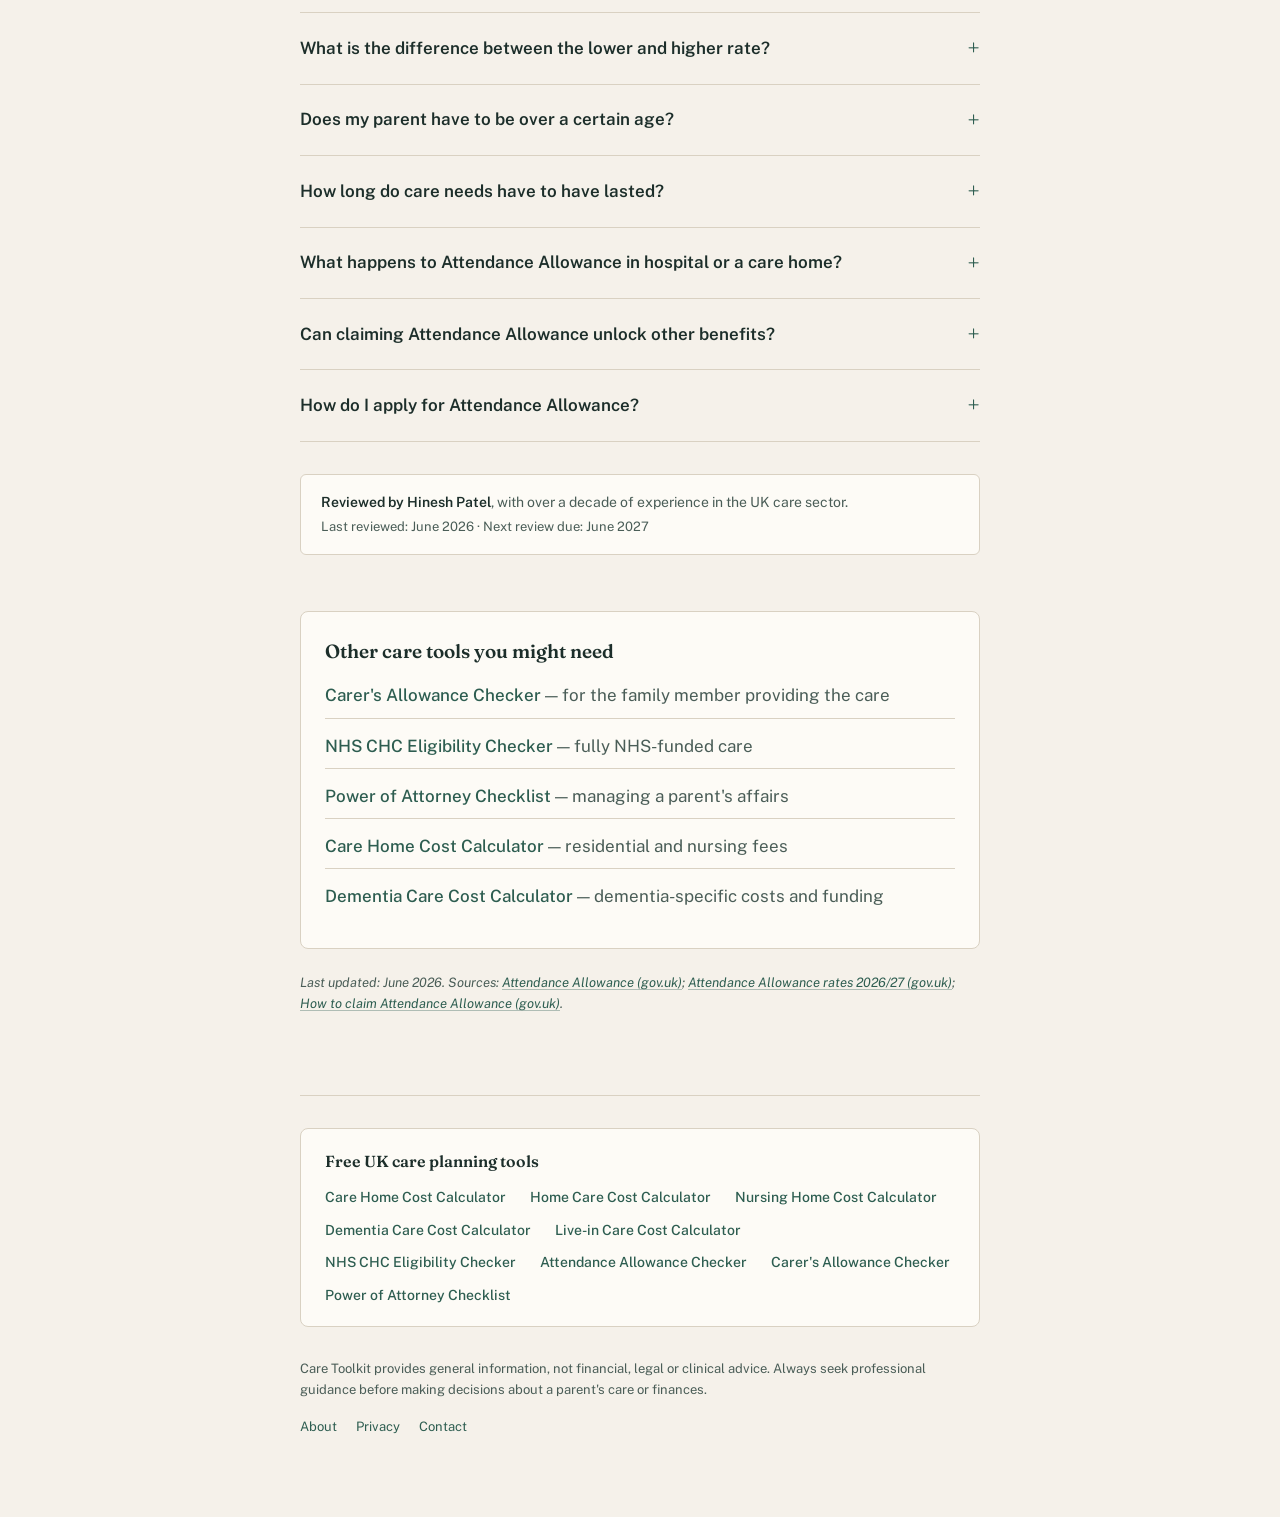
<file: attendance-allowance-checker/index.html>
<!DOCTYPE html>
<html lang="en-GB">
<head>
<meta charset="UTF-8">
<meta name="viewport" content="width=device-width, initial-scale=1.0">
<title>Attendance Allowance Checker UK 2026 | Free Eligibility Tool</title>
<meta name="description" content="Free Attendance Allowance eligibility checker for UK families. Find out if your elderly parent qualifies and which rate (£76.70 or £114.60 a week in 2026/27) they'd likely get. Reviewed by a UK care-sector professional.">
<meta name="robots" content="index, follow">
<link rel="canonical" href="https://caretoolkit.co.uk/attendance-allowance-checker/">

<meta property="og:title" content="Attendance Allowance Checker UK 2026">
<meta property="og:description" content="Free checker to find out if your elderly parent qualifies for Attendance Allowance, and which rate they'd likely receive in 2026/27.">
<meta property="og:type" content="website">
<meta property="og:url" content="https://caretoolkit.co.uk/attendance-allowance-checker/">
<meta property="og:locale" content="en_GB">
<meta name="twitter:card" content="summary">

<!-- GOOGLE SEARCH CONSOLE VERIFICATION - paste verification meta tag here when you have it -->
<!-- <meta name="google-site-verification" content="YOUR_VERIFICATION_CODE"> -->

<script type="application/ld+json">
{
  "@context": "https://schema.org",
  "@type": "WebApplication",
  "name": "Attendance Allowance Checker",
  "description": "Free checker to estimate whether an older person qualifies for Attendance Allowance and which rate they would likely receive, based on 2026/27 DWP rules.",
  "applicationCategory": "FinanceApplication",
  "operatingSystem": "Any",
  "offers": { "@type": "Offer", "price": "0", "priceCurrency": "GBP" },
  "reviewedBy": {
    "@type": "Person",
    "name": "Hinesh Patel",
    "description": "Over a decade of experience in the UK care sector"
  }
}
</script>
<script type="application/ld+json">
{
  "@context": "https://schema.org",
  "@type": "FAQPage",
  "mainEntity": [
    {
      "@type": "Question",
      "name": "Is Attendance Allowance means-tested?",
      "acceptedAnswer": { "@type": "Answer", "text": "No. Attendance Allowance is not means-tested. Your parent's income, savings and property are irrelevant — there is no upper limit. It is also tax-free and does not count as income for most other benefits. In fact, claiming it can increase entitlement to Pension Credit, Housing Benefit and Council Tax Reduction." }
    },
    {
      "@type": "Question",
      "name": "How much is Attendance Allowance in 2026/27?",
      "acceptedAnswer": { "@type": "Answer", "text": "There are two rates from April 2026: the lower rate of £76.70 per week (for someone who needs frequent help or supervision during the day, or repeated help at night) and the higher rate of £114.60 per week (for someone who needs help or supervision both day and night, or who is terminally ill). It is usually paid every four weeks." }
    },
    {
      "@type": "Question",
      "name": "What is the difference between the lower and higher rate?",
      "acceptedAnswer": { "@type": "Answer", "text": "The lower rate (£76.70/week) is for people who need frequent help or supervision during the day OR repeated help at night. The higher rate (£114.60/week) is for people who need help or supervision during both the day AND the night, or who are terminally ill. The decision is based on the help your parent reasonably needs, not on the help they currently receive." }
    },
    {
      "@type": "Question",
      "name": "Does my parent have to be over a certain age?",
      "acceptedAnswer": { "@type": "Answer", "text": "Yes. Attendance Allowance is only for people who have reached State Pension age (currently 66). People under State Pension age who have care or mobility needs should look at Personal Independence Payment (PIP) instead, or Adult Disability Payment in Scotland." }
    },
    {
      "@type": "Question",
      "name": "How long do care needs have to have lasted?",
      "acceptedAnswer": { "@type": "Answer", "text": "Normally your parent must have needed help or supervision for at least six months before Attendance Allowance is paid. The exception is the Special Rules for end of life: if your parent is terminally ill and not expected to live more than 12 months, the six-month rule is waived and they are paid the higher rate automatically." }
    },
    {
      "@type": "Question",
      "name": "What happens to Attendance Allowance in hospital or a care home?",
      "acceptedAnswer": { "@type": "Answer", "text": "Attendance Allowance usually stops after your parent has been in hospital for 28 days. It also stops four weeks after they move into a care home that is funded by the local authority. However, if your parent pays for their own care home fees in full (self-funding), Attendance Allowance continues — so always keep claiming if your parent is self-funding." }
    },
    {
      "@type": "Question",
      "name": "Can claiming Attendance Allowance unlock other benefits?",
      "acceptedAnswer": { "@type": "Answer", "text": "Yes — this is one of the most overlooked points. Being awarded Attendance Allowance can trigger or increase Pension Credit, Housing Benefit and Council Tax Reduction, because it adds a 'severe disability' element to the calculation. It can also help a family carer qualify for Carer's Allowance. It is well worth claiming even if your parent's income seems comfortable." }
    },
    {
      "@type": "Question",
      "name": "How do I apply for Attendance Allowance?",
      "acceptedAnswer": { "@type": "Answer", "text": "Request the claim form (form AA1) from the Attendance Allowance helpline on 0800 731 0122, or download and apply via GOV.UK. The form is long and asks for detail about daily needs — describe a bad day, not a good one, and explain the help your parent reasonably needs even if no one currently provides it." }
    }
  ]
}
</script>

<link rel="preconnect" href="https://fonts.googleapis.com">
<link rel="preconnect" href="https://fonts.gstatic.com" crossorigin>
<link href="https://fonts.googleapis.com/css2?family=Fraunces:opsz,wght@9..144,400;9..144,600;9..144,700&family=Public+Sans:wght@400;500;600&display=swap" rel="stylesheet">
<link rel="stylesheet" href="/assets/css/shared.css">
</head>
<body>

<div class="wrap">

<header class="site-header">
  <a href="/" class="brand-link">
    <div class="brand">Care Toolkit</div>
    <div class="brand-sub">Free tools for families navigating elderly care in the UK</div>
  </a>
  <nav class="site-nav">
    <a href="/care-home-cost-calculator/">Care Cost Calculator</a>
    <a href="/nhs-chc-eligibility-quiz/">NHS CHC Checker</a>
    <a href="/about/">About</a>
    <a href="/contact/">Contact</a>
  </nav>
</header>

<main>
<span class="year-tag">Updated for 2026/27 DWP rates</span>
<h1>Attendance Allowance Checker</h1>
<p class="intro">Attendance Allowance is a tax-free, <strong>non-means-tested</strong> benefit worth up to £114.60 a week for older people who need help or supervision because of illness or disability. Answer a few quick questions to find out whether your parent is likely to qualify, and at which rate. Free, anonymous, no sign-up. Built and reviewed by a UK care-sector professional.</p>

<div class="disclaimer" style="margin-top: 16px; margin-bottom: 8px;">
  <strong>England, Wales &amp; Northern Ireland:</strong> Attendance Allowance applies across Great Britain and Northern Ireland for people over State Pension age. In Scotland it is being replaced by <strong>Pension Age Disability Payment</strong>, but the rates and rules are the same.
</div>

<!-- AD SLOT: top of checker. Switch on after AdSense approval. -->
<div class="ad-slot">Ad slot (top)</div>

<section class="calc" aria-label="Attendance Allowance eligibility checker">

  <p style="font-size: 14px; color: var(--ink-soft); margin-bottom: 24px;">Answer the questions below about the person you care for. Pick the answer that <strong>best describes a typical bad day</strong> — Attendance Allowance is based on the help they reasonably need, not just the help they currently get.</p>

  <div class="field">
    <label for="q_age">1. Has the person reached State Pension age (66 or over)?</label>
    <select id="q_age">
      <option value="">Select an answer…</option>
      <option value="Y">Yes — they are 66 or over</option>
      <option value="N">No — they are under 66</option>
    </select>
  </div>

  <div class="field">
    <label for="q_terminal">2. Are they terminally ill (a doctor would not be surprised if they died within 12 months)?</label>
    <select id="q_terminal">
      <option value="">Select an answer…</option>
      <option value="N">No</option>
      <option value="Y">Yes — terminally ill</option>
    </select>
  </div>

  <div class="field">
    <label for="q_duration">3. Have they needed this help or supervision for 6 months or more? <span class="hint">— skip if terminally ill</span></label>
    <select id="q_duration">
      <option value="">Select an answer…</option>
      <option value="Y">Yes — 6 months or more</option>
      <option value="N">No — less than 6 months</option>
    </select>
  </div>

  <div class="field">
    <label for="q_day">4. Do they need frequent help or supervision <strong>during the day</strong>? <span class="hint">— washing, dressing, eating, moving safely, taking medication, or watching over</span></label>
    <select id="q_day">
      <option value="">Select an answer…</option>
      <option value="Y">Yes — they need help or supervision by day</option>
      <option value="N">No — they manage the day independently</option>
    </select>
  </div>

  <div class="field">
    <label for="q_night">5. Do they need help or supervision <strong>during the night</strong>? <span class="hint">— repeated help, or someone awake to watch over them</span></label>
    <select id="q_night">
      <option value="">Select an answer…</option>
      <option value="Y">Yes — they need help or supervision at night</option>
      <option value="N">No — they sleep safely through the night</option>
    </select>
  </div>

  <div style="margin-top: 24px;">
    <button class="btn" id="checkBtn" type="button">See result</button>
    <span id="progress" style="margin-left: 12px; font-size: 14px; color: var(--ink-soft);">0 of 5 answered</span>
  </div>

  <div class="results" id="results" aria-live="polite" style="display:none;">
    <div class="result-headline">
      <span class="result-label">Result</span>
      <span class="result-value" id="headline">—</span>
    </div>
    <div class="result-row" id="rateRow" style="margin-top: 16px; display:none;">
      <span class="result-label">Likely weekly amount</span>
      <span class="result-value" id="rateValue" style="font-size: 22px;">—</span>
    </div>
    <div class="status" id="explanation" style="margin-top:16px;"></div>
    <div id="nextSteps" style="margin-top: 20px;"></div>
  </div>

  <div class="disclaimer">
    <strong>Important:</strong> This checker gives a guide only. It is not a benefits decision and cannot guarantee an award. The Department for Work and Pensions (DWP) decides every claim individually. To apply, call the Attendance Allowance helpline on <strong>0800 731 0122</strong> (textphone 0800 731 0317) or start online at <a href="https://www.gov.uk/attendance-allowance" target="_blank" rel="noopener" style="color:var(--accent-warm);">GOV.UK</a>.
  </div>
</section>

<div class="worked-example">
  <h4>Worked example: Margaret, 82, Greater Manchester</h4>
  <p>Margaret is 82 and has arthritis and the early stages of dementia. She needs help getting washed and dressed each morning, prompting to take her medication, and someone to keep an eye on her during the day because she leaves the cooker on. At night she is usually settled but her daughter checks on her once or twice.</p>
  <p>Working through the checker: Margaret is over State Pension age (yes), is not terminally ill, has needed this help for over a year (yes), needs help and supervision during the day (yes), and needs some help at night (yes).</p>
  <div class="we-result"><strong>Result: "Likely eligible — higher rate, around £114.60 a week."</strong> Because Margaret reasonably needs help and supervision both day and night, she qualifies for the higher rate — about £5,959 a year, tax-free and non-means-tested. When she claims, her daughter should also check whether the award unlocks Pension Credit and a Council Tax Reduction.</div>
</div>

<!-- AD SLOT: mid-content. Switch on after AdSense approval. -->
<div class="ad-slot">Ad slot (mid)</div>

<h2>What is Attendance Allowance?</h2>
<p>Attendance Allowance is a benefit from the Department for Work and Pensions (DWP) for people over State Pension age who need help looking after themselves because of a physical or mental illness or disability. It is one of the most under-claimed benefits in the UK — hundreds of thousands of eligible older people never apply, often because they assume their savings rule them out. <strong>They don't.</strong> Attendance Allowance is <a class="body-cite" href="https://www.gov.uk/attendance-allowance" target="_blank" rel="noopener">not means-tested</a>: it ignores income, savings and property entirely.</p>
<p>It is also tax-free, you can spend it on anything (it does not have to be spent on formal care), and your parent does not need to have a carer or be receiving any care to qualify — what matters is the help they <em>reasonably need</em>.</p>

<h2>Who is eligible?</h2>
<p>To qualify, your parent must:</p>
<ul>
  <li>Have reached <strong>State Pension age</strong> (currently 66). Younger adults should claim <a class="body-cite" href="https://www.gov.uk/pip" target="_blank" rel="noopener">Personal Independence Payment (PIP)</a> instead.</li>
  <li>Have a <strong>physical disability, mental disability, or illness</strong> that means they need help with personal care or supervision to stay safe.</li>
  <li>Have needed that help for at least <strong>6 months</strong> (waived if terminally ill — see below).</li>
  <li>Be in Great Britain when they claim, and habitually resident in the UK.</li>
</ul>

<h2>The two rates (2026/27)</h2>
<table style="width:100%; border-collapse:collapse; margin:16px 0; font-size:15px;">
  <thead>
    <tr style="background:var(--highlight);">
      <th style="text-align:left; padding:10px 12px; border:1px solid var(--line);">Rate</th>
      <th style="text-align:left; padding:10px 12px; border:1px solid var(--line);">Weekly amount</th>
      <th style="text-align:left; padding:10px 12px; border:1px solid var(--line);">When it applies</th>
    </tr>
  </thead>
  <tbody>
    <tr>
      <td style="padding:10px 12px; border:1px solid var(--line);"><strong>Lower rate</strong></td>
      <td style="padding:10px 12px; border:1px solid var(--line);">£76.70</td>
      <td style="padding:10px 12px; border:1px solid var(--line);">Frequent help or supervision during the day, <em>or</em> repeated help at night</td>
    </tr>
    <tr>
      <td style="padding:10px 12px; border:1px solid var(--line);"><strong>Higher rate</strong></td>
      <td style="padding:10px 12px; border:1px solid var(--line);">£114.60</td>
      <td style="padding:10px 12px; border:1px solid var(--line);">Help or supervision needed both day <em>and</em> night, or terminally ill</td>
    </tr>
  </tbody>
</table>
<p>These are the rates from April 2026, sourced from the <a class="body-cite" href="https://www.gov.uk/attendance-allowance/what-youll-get" target="_blank" rel="noopener">DWP 2026/27 benefit rates</a>. Attendance Allowance is usually paid every four weeks.</p>

<h2>The day and night rule explained</h2>
<p>The rate depends on <em>when</em> help is needed:</p>
<ul>
  <li><strong>Day needs</strong> mean frequent help with personal tasks (washing, dressing, eating, moving about indoors, using the toilet, taking medicine) or continual supervision to avoid danger to themselves or others.</li>
  <li><strong>Night needs</strong> mean repeated help during the night, or someone needing to be awake for a prolonged period to watch over them.</li>
</ul>
<p>If your parent needs help with <strong>either</strong> day <strong>or</strong> night, they get the lower rate. If they need help with <strong>both</strong>, they get the higher rate. Crucially, the test is the help they <em>reasonably require</em> — not the help they actually receive. If your parent struggles alone because no one is there to help, that still counts.</p>

<h2>Special Rules for end of life</h2>
<p>If your parent is terminally ill and a doctor would not be surprised if they died within the next 12 months, they can claim under the <strong>Special Rules</strong>. The six-month qualifying period is waived, the claim is fast-tracked, and they are automatically awarded the <strong>higher rate</strong>. A doctor or nurse completes form SR1 to support the claim.</p>

<h2>Care home and hospital rules</h2>
<ul>
  <li><strong>Hospital:</strong> payments usually stop after 28 days as an inpatient, then restart on discharge.</li>
  <li><strong>Council-funded care home:</strong> Attendance Allowance stops four weeks after your parent moves into a care home that the local authority pays for.</li>
  <li><strong>Self-funding care home:</strong> if your parent pays their own fees in full, Attendance Allowance <strong>continues</strong>. This is frequently missed — keep claiming.</li>
</ul>

<h2>What it can unlock</h2>
<p>This is the part families most often overlook. Being awarded Attendance Allowance can act as a "passport" that opens up — or increases — other support:</p>
<ul>
  <li><strong>Pension Credit</strong> — an Attendance Allowance award can add a severe disability addition, sometimes worth more than £80 a week.</li>
  <li><strong>Housing Benefit</strong> and <strong>Council Tax Reduction</strong> — can increase for the same reason.</li>
  <li><strong>Carer's Allowance</strong> — a family member who cares for your parent 35+ hours a week may be able to claim once Attendance Allowance is in place (see our <a href="/carers-allowance-checker/">Carer's Allowance Checker</a>).</li>
</ul>

<h2>How to claim</h2>
<ol>
  <li>Request form <strong>AA1</strong> from the Attendance Allowance helpline on <strong>0800 731 0122</strong>, or apply online at <a class="body-cite" href="https://www.gov.uk/attendance-allowance/how-to-claim" target="_blank" rel="noopener">GOV.UK</a>.</li>
  <li>Describe a <strong>bad day</strong>, not a good one. Explain everything your parent struggles with, including help they need but don't currently get.</li>
  <li>Give detail: how long tasks take, how often help is needed, what happens if no one helps, and any falls, accidents or distress.</li>
  <li>Keep a copy of the completed form. The date you contact DWP can set the start date for payments, so don't delay.</li>
  <li>For free help completing the form, contact <a href="https://www.ageuk.org.uk" target="_blank" rel="noopener">Age UK</a> or your local Citizens Advice.</li>
</ol>

<h2>How this checker works (methodology)</h2>
<div class="methodology">
  <p>This checker applies the published DWP eligibility rules to five short questions:</p>
  <ol>
    <li>If your parent is <strong>terminally ill</strong>, the Special Rules apply: the six-month test is skipped and the result is the higher rate.</li>
    <li>Otherwise, your parent must have reached <strong>State Pension age</strong> and have needed help for <strong>6 months or more</strong>. If either is missing, the result is "may not qualify yet".</li>
    <li>If those gateways are met, the rate is decided by the day/night rule: help needed <strong>both</strong> day and night → higher rate; help needed in <strong>one</strong> of day or night → lower rate; <strong>neither</strong> → unlikely to qualify.</li>
    <li>The output is deliberately probabilistic ("likely eligible"). Only the DWP can make an actual award after assessing the full claim form.</li>
  </ol>
</div>

<h2>What's NOT included in this checker</h2>
<ul>
  <li><strong>A guaranteed decision.</strong> Only the DWP can award Attendance Allowance, after reviewing the detailed claim form.</li>
  <li><strong>Under-66s.</strong> People below State Pension age should use Personal Independence Payment (PIP), or Adult Disability Payment in Scotland.</li>
  <li><strong>The exact passported amounts.</strong> How much extra Pension Credit or Council Tax Reduction an award unlocks depends on your parent's full circumstances.</li>
  <li><strong>Care cost planning.</strong> If your parent is facing care fees, use our <a href="/care-home-cost-calculator/">Care Home Cost Calculator</a> to understand the means test.</li>
</ul>

<div class="trust-block">
  <strong>Why trust this checker</strong>
  <p>The eligibility rules, rates and care-home/hospital conditions in this tool are mapped directly to current DWP guidance on GOV.UK, all linked inline above so you can verify them. The 2026/27 figures (£76.70 lower rate, £114.60 higher rate) are the rates that apply from April 2026.</p>
  <p>The checker is reviewed by Hinesh Patel, owner-operator of Birkdale Village Care Home, with over a decade of UK care-sector experience helping residents and families access the benefits they are entitled to. The tool is updated whenever DWP rates or rules change.</p>
</div>

<h2>Frequently asked questions</h2>

<details>
  <summary>Is Attendance Allowance means-tested?</summary>
  <p>No. Attendance Allowance is not means-tested. Your parent's income, savings and property are irrelevant — there is no upper limit. It is also tax-free and does not count as income for most other benefits. In fact, claiming it can increase entitlement to Pension Credit, Housing Benefit and Council Tax Reduction.</p>
</details>

<details>
  <summary>How much is Attendance Allowance in 2026/27?</summary>
  <p>There are two rates from April 2026: the lower rate of £76.70 per week (for someone who needs frequent help or supervision during the day, or repeated help at night) and the higher rate of £114.60 per week (for someone who needs help or supervision both day and night, or who is terminally ill). It is usually paid every four weeks.</p>
</details>

<details>
  <summary>What is the difference between the lower and higher rate?</summary>
  <p>The lower rate (£76.70/week) is for people who need frequent help or supervision during the day OR repeated help at night. The higher rate (£114.60/week) is for people who need help or supervision during both the day AND the night, or who are terminally ill. The decision is based on the help your parent reasonably needs, not on the help they currently receive.</p>
</details>

<details>
  <summary>Does my parent have to be over a certain age?</summary>
  <p>Yes. Attendance Allowance is only for people who have reached State Pension age (currently 66). People under State Pension age who have care or mobility needs should look at Personal Independence Payment (PIP) instead, or Adult Disability Payment in Scotland.</p>
</details>

<details>
  <summary>How long do care needs have to have lasted?</summary>
  <p>Normally your parent must have needed help or supervision for at least six months before Attendance Allowance is paid. The exception is the Special Rules for end of life: if your parent is terminally ill and not expected to live more than 12 months, the six-month rule is waived and they are paid the higher rate automatically.</p>
</details>

<details>
  <summary>What happens to Attendance Allowance in hospital or a care home?</summary>
  <p>Attendance Allowance usually stops after your parent has been in hospital for 28 days. It also stops four weeks after they move into a care home that is funded by the local authority. However, if your parent pays for their own care home fees in full (self-funding), Attendance Allowance continues — so always keep claiming if your parent is self-funding.</p>
</details>

<details>
  <summary>Can claiming Attendance Allowance unlock other benefits?</summary>
  <p>Yes — this is one of the most overlooked points. Being awarded Attendance Allowance can trigger or increase Pension Credit, Housing Benefit and Council Tax Reduction, because it adds a "severe disability" element to the calculation. It can also help a family carer qualify for Carer's Allowance. It is well worth claiming even if your parent's income seems comfortable.</p>
</details>

<details>
  <summary>How do I apply for Attendance Allowance?</summary>
  <p>Request the claim form (form AA1) from the Attendance Allowance helpline on 0800 731 0122, or download and apply via GOV.UK. The form is long and asks for detail about daily needs — describe a bad day, not a good one, and explain the help your parent reasonably needs even if no one currently provides it.</p>
</details>

<div class="reviewed-by">
  <span class="reviewer-name">Reviewed by Hinesh Patel</span>, with over a decade of experience in the UK care sector.
  <div class="review-dates">Last reviewed: June 2026 · Next review due: June 2027</div>
</div>

<aside class="related">
  <h3>Other care tools you might need</h3>
  <ul>
    <li><a href="/carers-allowance-checker/">Carer's Allowance Checker</a> — for the family member providing the care</li>
    <li><a href="/nhs-chc-eligibility-quiz/">NHS CHC Eligibility Checker</a> — fully NHS-funded care</li>
    <li><a href="/power-of-attorney-checklist/">Power of Attorney Checklist</a> — managing a parent's affairs</li>
    <li><a href="/care-home-cost-calculator/">Care Home Cost Calculator</a> — residential and nursing fees</li>
    <li><a href="/dementia-care-cost-calculator-uk/">Dementia Care Cost Calculator</a> — dementia-specific costs and funding</li>
  </ul>
</aside>

<p class="last-updated">Last updated: June 2026. Sources: <a class="body-cite" href="https://www.gov.uk/attendance-allowance" target="_blank" rel="noopener">Attendance Allowance (gov.uk)</a>; <a class="body-cite" href="https://www.gov.uk/attendance-allowance/what-youll-get" target="_blank" rel="noopener">Attendance Allowance rates 2026/27 (gov.uk)</a>; <a class="body-cite" href="https://www.gov.uk/attendance-allowance/how-to-claim" target="_blank" rel="noopener">How to claim Attendance Allowance (gov.uk)</a>.</p>

</main>

<footer class="site-footer">
  <div class="popular-tools-footer">
    <h4>Free UK care planning tools</h4>
    <ul>
      <li><a href="/care-home-cost-calculator/">Care Home Cost Calculator</a></li>
      <li><a href="/home-care-cost-calculator-uk/">Home Care Cost Calculator</a></li>
      <li><a href="/nursing-home-cost-calculator-uk/">Nursing Home Cost Calculator</a></li>
      <li><a href="/dementia-care-cost-calculator-uk/">Dementia Care Cost Calculator</a></li>
      <li><a href="/live-in-care-cost-calculator-uk/">Live-in Care Cost Calculator</a></li>
      <li><a href="/nhs-chc-eligibility-quiz/">NHS CHC Eligibility Checker</a></li>
      <li><a href="/attendance-allowance-checker/">Attendance Allowance Checker</a></li>
      <li><a href="/carers-allowance-checker/">Carer's Allowance Checker</a></li>
      <li><a href="/power-of-attorney-checklist/">Power of Attorney Checklist</a></li>
    </ul>
  </div>
  <p>Care Toolkit provides general information, not financial, legal or clinical advice. Always seek professional guidance before making decisions about a parent's care or finances.</p>
  <div class="footer-links">
    <a href="/about/">About</a>
    <a href="/privacy/">Privacy</a>
    <a href="/contact/">Contact</a>
  </div>
</footer>

</div>

<div class="cookie-banner" id="cookie-banner">
  <div class="cookie-banner-inner">
    <p>We use cookies to analyse site traffic and serve relevant ads. You can accept or reject these — only essential cookies are used otherwise. <a href="/privacy/">Read our privacy policy</a>.</p>
    <div class="cookie-actions">
      <button class="cookie-btn reject" id="cookie-reject">Reject</button>
      <button class="cookie-btn accept" id="cookie-accept">Accept</button>
    </div>
  </div>
</div>

<script src="/assets/js/shared.js"></script>
<script>
(function () {
  'use strict';

  const FIELD_IDS = ['q_age','q_terminal','q_duration','q_day','q_night'];

  function val(id) { return document.getElementById(id).value; }

  function updateProgress() {
    const answered = FIELD_IDS.filter(id => val(id) !== '').length;
    document.getElementById('progress').textContent = answered + ' of 5 answered';
  }

  function classify() {
    const age = val('q_age');
    const terminal = val('q_terminal');
    const duration = val('q_duration');
    const day = val('q_day');
    const night = val('q_night');

    // Special Rules: terminal illness -> automatic higher rate, six-month rule waived.
    if (terminal === 'Y') {
      if (age === 'N') {
        return {
          level: 'low', rate: null,
          headline: 'Use PIP under Special Rules instead',
          explanation: '<strong>Your parent appears to be under State Pension age.</strong> Attendance Allowance is only for people aged 66 or over. Someone younger who is terminally ill should claim <a href="https://www.gov.uk/pip" target="_blank" rel="noopener">Personal Independence Payment (PIP)</a> under its own Special Rules (or Adult Disability Payment in Scotland), which is also fast-tracked.',
          nextSteps: '<strong>What to do:</strong><ul><li>Call the PIP claim line and ask about a Special Rules claim.</li><li>Ask the GP or hospital team to complete form SR1 to support it.</li></ul>'
        };
      }
      return {
        level: 'high', rate: '£114.60',
        headline: 'Likely eligible — higher rate',
        explanation: '<strong>Because your parent is terminally ill, they can claim under the Special Rules for end of life.</strong> The usual six-month qualifying period is waived, the claim is fast-tracked, and the <strong>higher rate (around £114.60 a week)</strong> is awarded automatically. A doctor or nurse completes form SR1 to support the claim.',
        nextSteps: '<strong>What to do now:</strong><ul><li>Call the Attendance Allowance helpline on <strong>0800 731 0122</strong> and say you are claiming under the Special Rules.</li><li>Ask the GP, hospital doctor or nurse to complete form <strong>SR1</strong>.</li><li>Once awarded, check whether it unlocks extra <strong>Pension Credit</strong> or a <strong>Council Tax Reduction</strong>.</li></ul>'
      };
    }

    // Standard route gateways.
    if (age === 'N') {
      return {
        level: 'low', rate: null,
        headline: 'May not qualify yet — under State Pension age',
        explanation: '<strong>Attendance Allowance is only for people who have reached State Pension age (66).</strong> Someone younger with care or mobility needs should claim <a href="https://www.gov.uk/pip" target="_blank" rel="noopener">Personal Independence Payment (PIP)</a> instead — or Adult Disability Payment if they live in Scotland. PIP is also not means-tested.',
        nextSteps: '<strong>What to look at instead:</strong><ul><li>Check eligibility for <a href="https://www.gov.uk/pip" target="_blank" rel="noopener">Personal Independence Payment (PIP)</a>.</li><li>If the person is approaching 66, you can apply for Attendance Allowance once they reach State Pension age.</li></ul>'
      };
    }

    if (duration === 'N') {
      return {
        level: 'low', rate: null,
        headline: 'May not qualify yet — 6-month rule',
        explanation: '<strong>Normally your parent must have needed help or supervision for at least 6 months before Attendance Allowance can be paid.</strong> If their needs are more recent, they may still qualify once the six months have passed. (The only exception is terminal illness, which waives this rule.)',
        nextSteps: '<strong>What to do:</strong><ul><li>Note the date the care needs began and apply once 6 months have passed — you can apply in good time as the date is approaching.</li><li>If the situation is deteriorating quickly and may be terminal, ask the GP about a Special Rules claim, which skips the 6-month wait.</li><li>Keep a diary of the help needed each day to support the future claim.</li></ul>'
      };
    }

    // Day/night rule.
    if (day === 'Y' && night === 'Y') {
      return {
        level: 'high', rate: '£114.60',
        headline: 'Likely eligible — higher rate',
        explanation: '<strong>Your parent reasonably needs help or supervision both during the day and at night.</strong> That points to the <strong>higher rate of around £114.60 a week</strong> — tax-free and non-means-tested, so their savings and income make no difference.',
        nextSteps: '<strong>What to do now:</strong><ul><li>Call the Attendance Allowance helpline on <strong>0800 731 0122</strong> for form AA1, or apply at <a href="https://www.gov.uk/attendance-allowance" target="_blank" rel="noopener">GOV.UK</a>.</li><li>Describe a bad day in detail — the help needed, not just the help given.</li><li>Once awarded, check whether it unlocks <strong>Pension Credit</strong>, <strong>Housing Benefit</strong> or a <strong>Council Tax Reduction</strong>, and whether a family carer can now claim <a href="/carers-allowance-checker/">Carer\'s Allowance</a>.</li></ul>'
      };
    }

    if (day === 'Y' || night === 'Y') {
      return {
        level: 'medium', rate: '£76.70',
        headline: 'Likely eligible — lower rate',
        explanation: '<strong>Your parent reasonably needs help or supervision during either the day or the night.</strong> That points to the <strong>lower rate of around £76.70 a week</strong> — tax-free and non-means-tested. If their needs cover both day and night, they could qualify for the higher rate, so describe everything fully on the form.',
        nextSteps: '<strong>What to do now:</strong><ul><li>Call the Attendance Allowance helpline on <strong>0800 731 0122</strong> for form AA1, or apply at <a href="https://www.gov.uk/attendance-allowance" target="_blank" rel="noopener">GOV.UK</a>.</li><li>Describe a bad day in detail — include any night-time help, as it could move them to the higher rate.</li><li>Once awarded, check whether it unlocks <strong>Pension Credit</strong> or a <strong>Council Tax Reduction</strong>.</li></ul>'
      };
    }

    return {
      level: 'low', rate: null,
      headline: 'May not qualify on these answers',
      explanation: '<strong>Based on your answers, your parent does not currently appear to need regular help or supervision by day or night</strong>, which is the core test for Attendance Allowance. If their needs increase, you can apply at any time — the bar to claim is the help they reasonably need, not the help they receive.',
      nextSteps: '<strong>Other support to look into:</strong><ul><li>Keep a diary of any help needed; reassess if their health declines.</li><li>If they are facing care costs, try our <a href="/care-home-cost-calculator/">Care Home Cost Calculator</a>.</li><li>Free benefits checks are available from <a href="https://www.ageuk.org.uk" target="_blank" rel="noopener">Age UK</a>.</li></ul>'
    };
  }

  function showResult() {
    const age = val('q_age');
    const terminal = val('q_terminal');
    // Validation: age + terminal always needed; if not terminal, also need duration/day/night.
    let required = ['q_age','q_terminal'];
    if (terminal !== 'Y') required = required.concat(['q_duration','q_day','q_night']);
    const missing = required.find(id => val(id) === '');
    if (missing) {
      alert('Please answer the remaining questions before checking the result.');
      document.getElementById(missing).focus();
      document.getElementById(missing).scrollIntoView({ behavior: 'smooth', block: 'center' });
      return;
    }

    const result = classify();
    const headlineEl = document.getElementById('headline');
    headlineEl.textContent = result.headline;

    const headlineWrap = headlineEl.closest('.result-headline');
    if (result.level === 'high') {
      headlineWrap.style.background = 'var(--highlight)';
      headlineEl.style.color = 'var(--accent)';
    } else if (result.level === 'medium') {
      headlineWrap.style.background = 'var(--highlight)';
      headlineEl.style.color = 'var(--accent)';
    } else {
      headlineWrap.style.background = 'rgba(0,0,0,0.04)';
      headlineEl.style.color = 'var(--ink)';
    }

    const rateRow = document.getElementById('rateRow');
    if (result.rate) {
      document.getElementById('rateValue').textContent = result.rate + ' / week';
      rateRow.style.display = 'flex';
    } else {
      rateRow.style.display = 'none';
    }

    document.getElementById('explanation').innerHTML = result.explanation;
    document.getElementById('nextSteps').innerHTML = result.nextSteps;

    const resultsEl = document.getElementById('results');
    resultsEl.style.display = 'block';
    resultsEl.scrollIntoView({ behavior: 'smooth', block: 'start' });
  }

  document.addEventListener('DOMContentLoaded', function () {
    FIELD_IDS.forEach(id => {
      const el = document.getElementById(id);
      if (el) el.addEventListener('change', updateProgress);
    });
    const btn = document.getElementById('checkBtn');
    if (btn) btn.addEventListener('click', showResult);
    updateProgress();
  });
})();
</script>
</body>
</html>
</file>
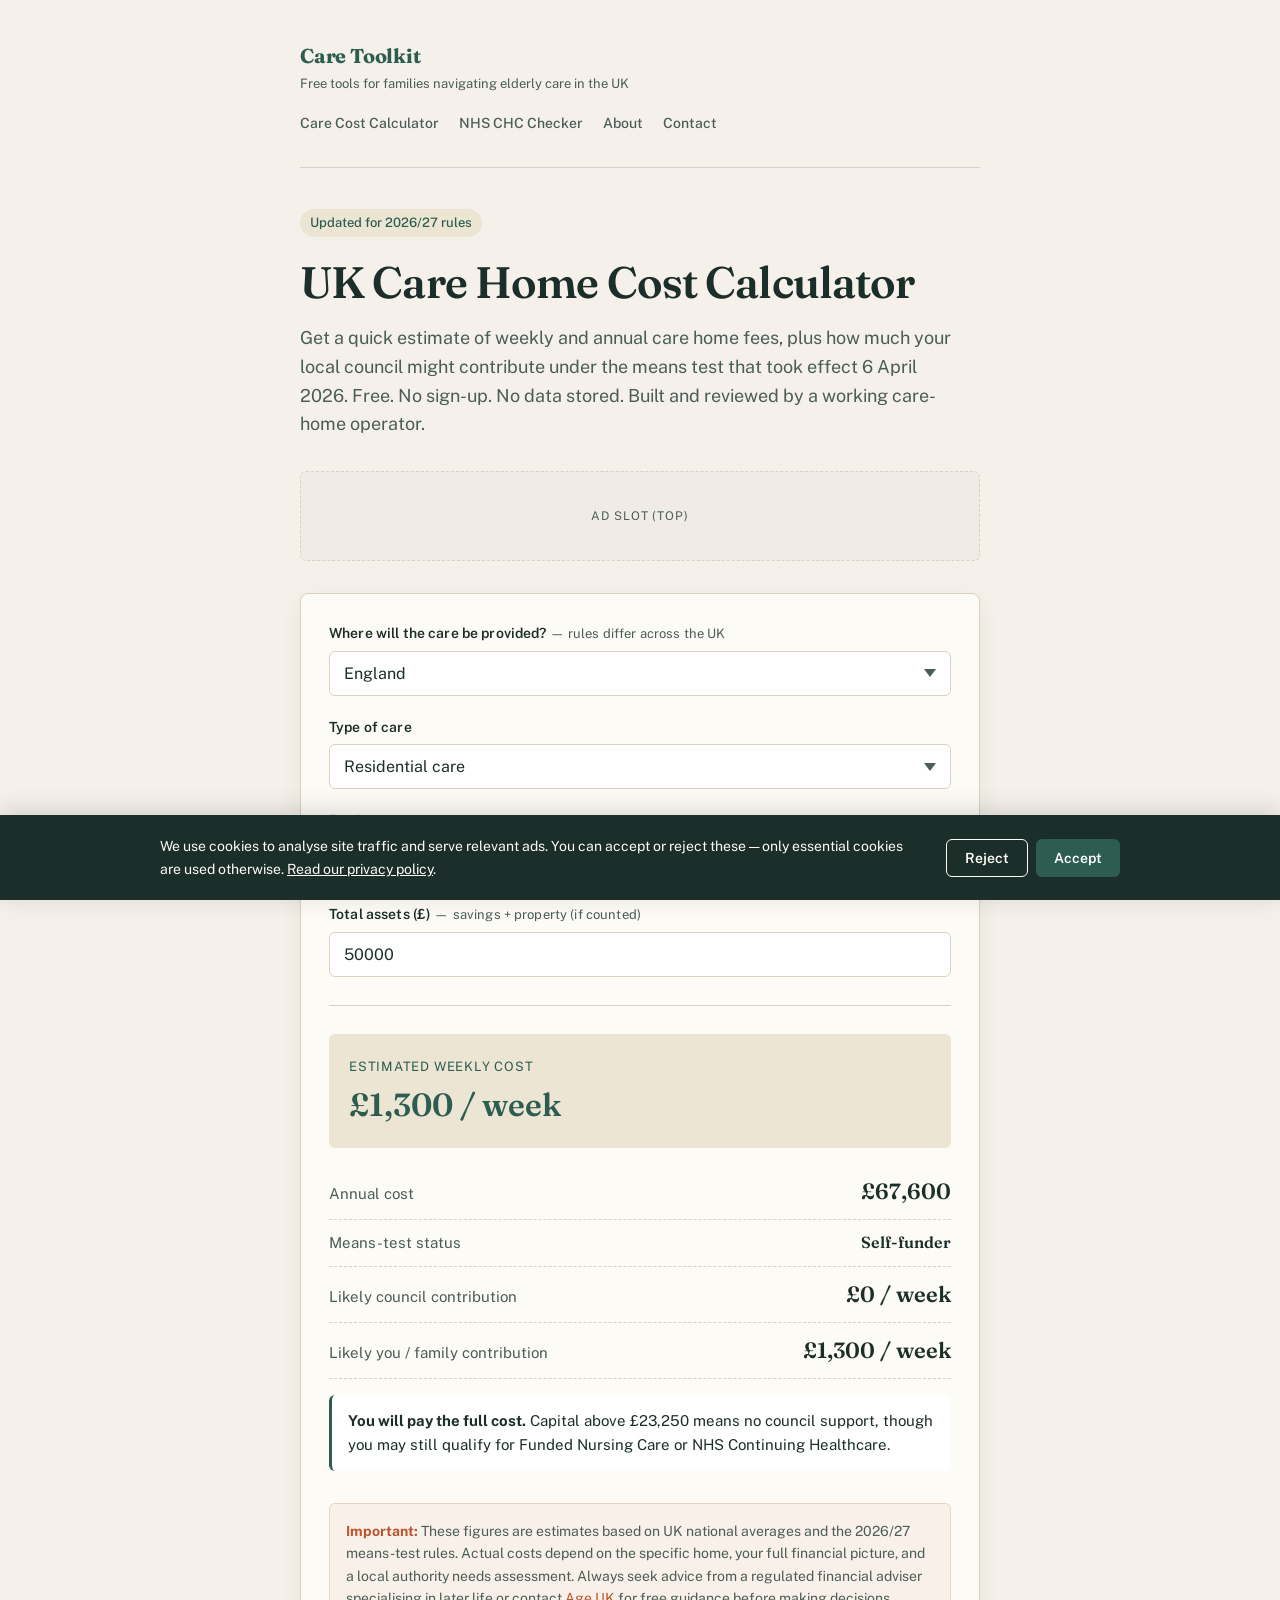
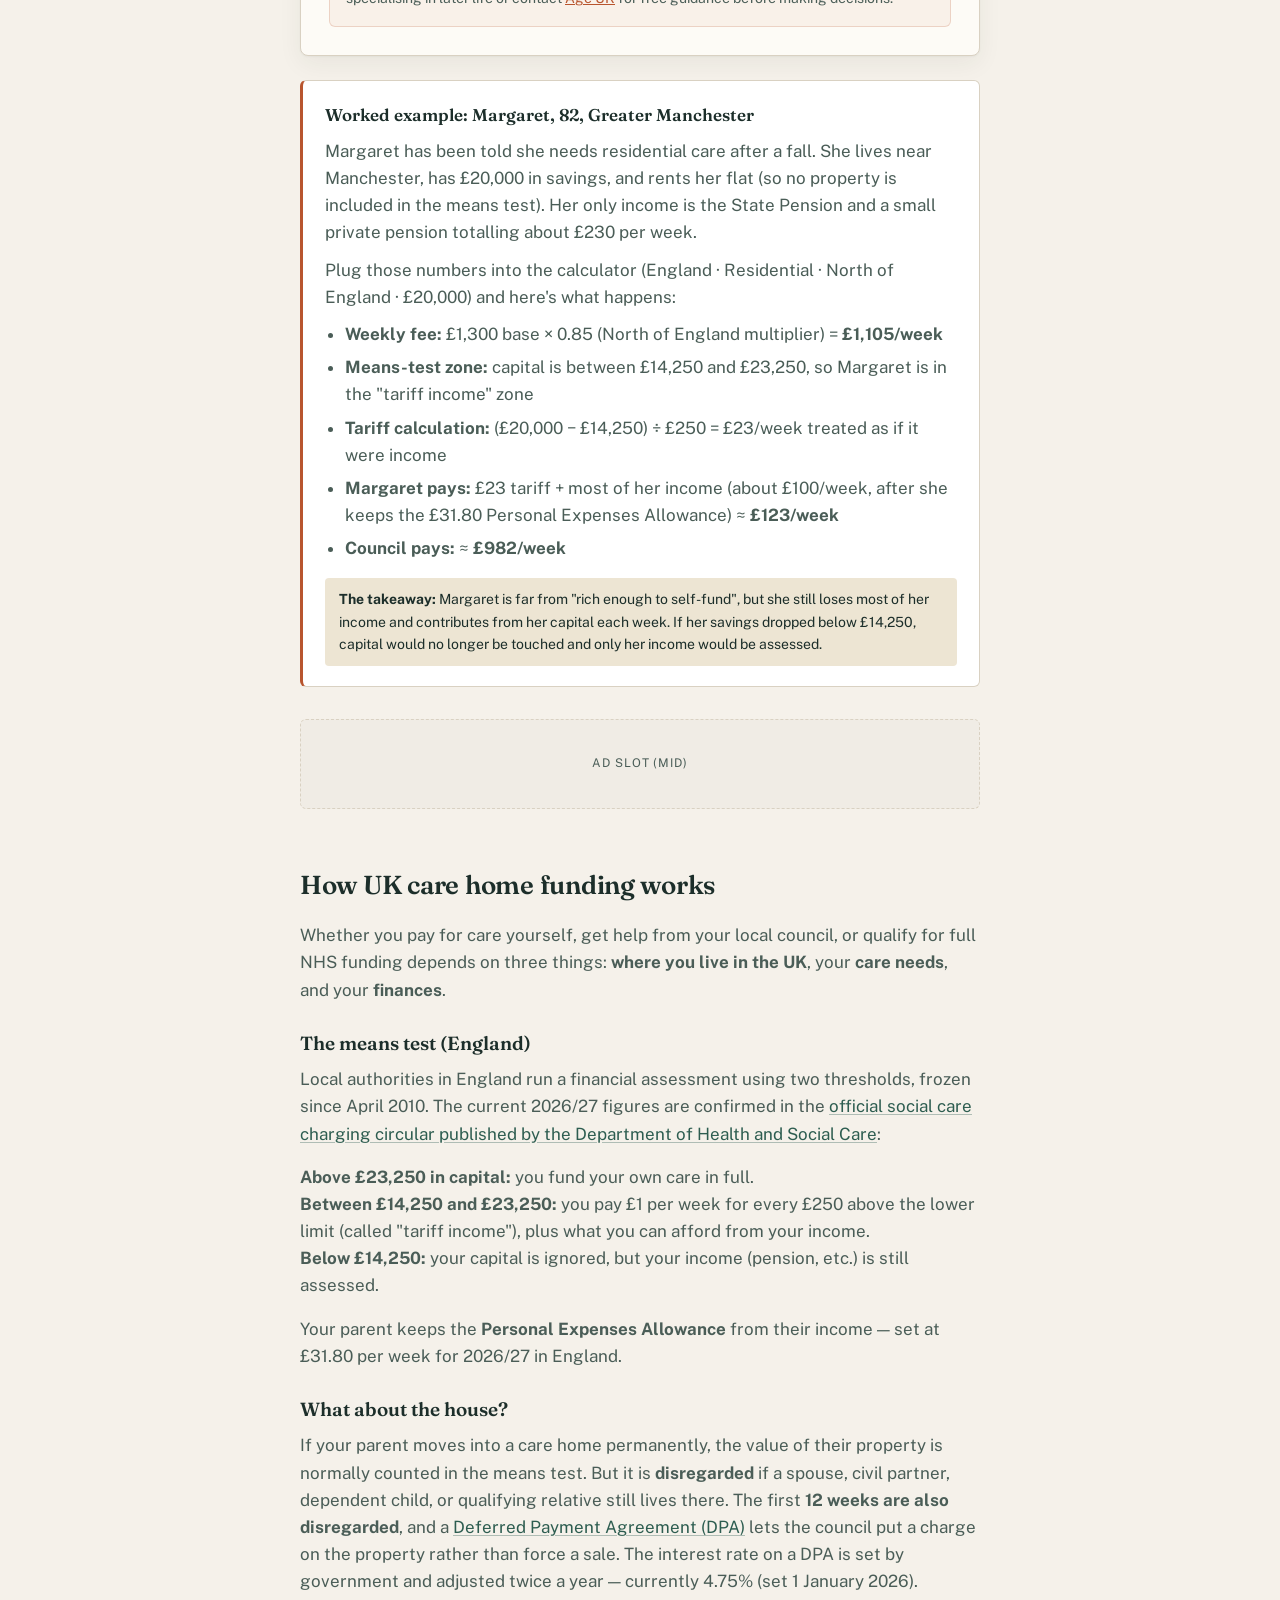
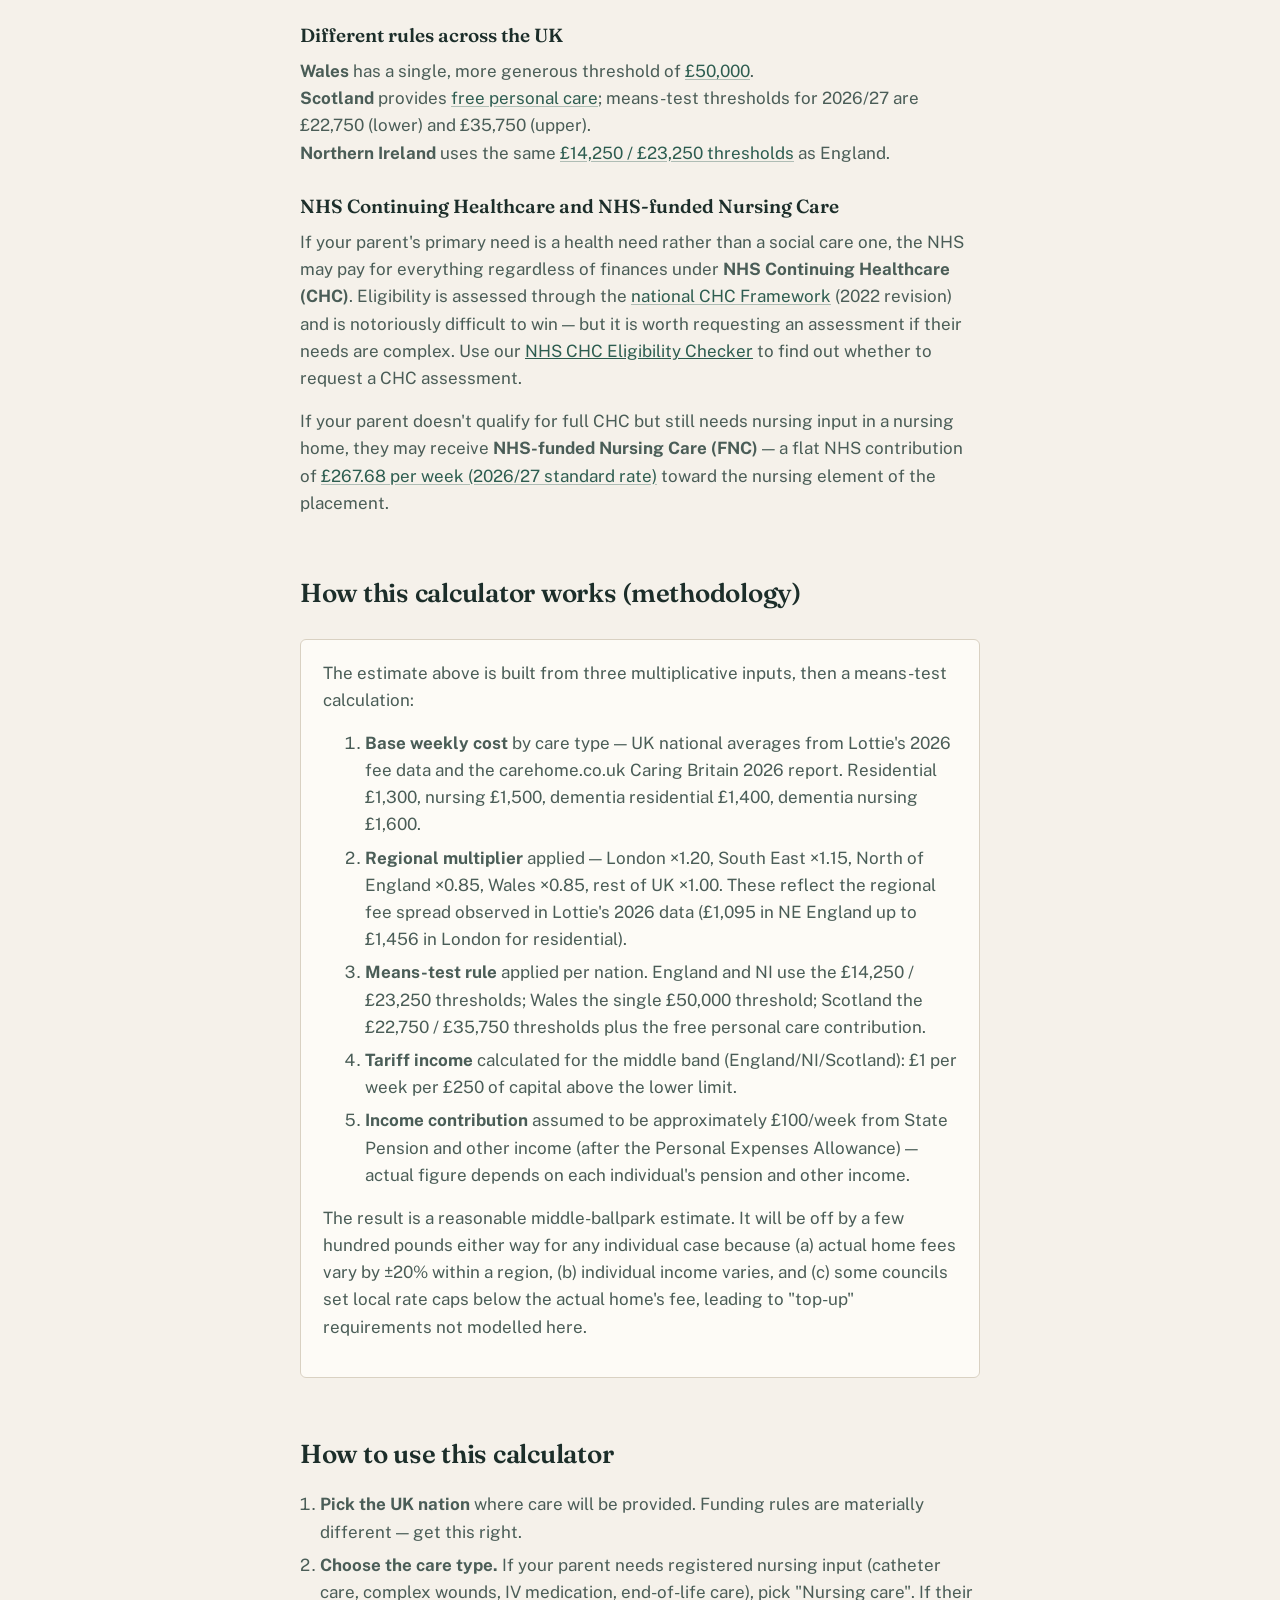
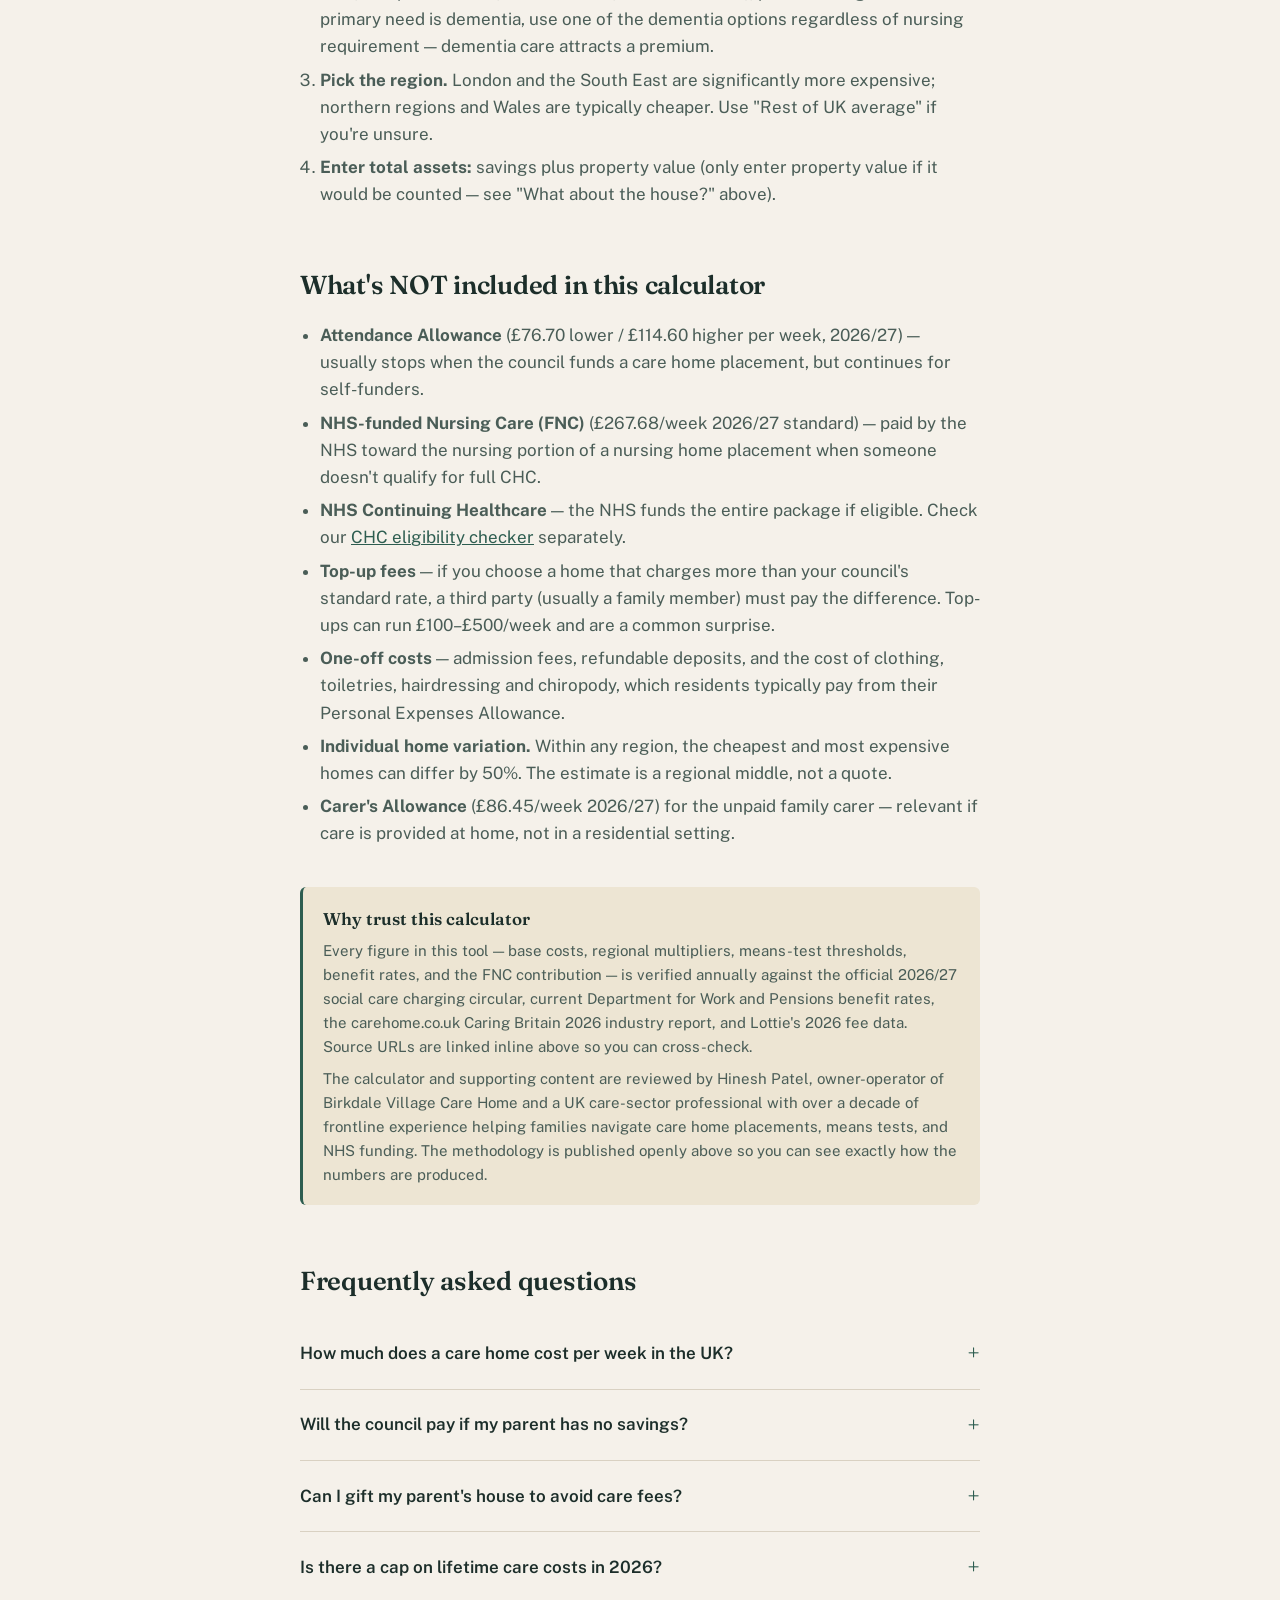
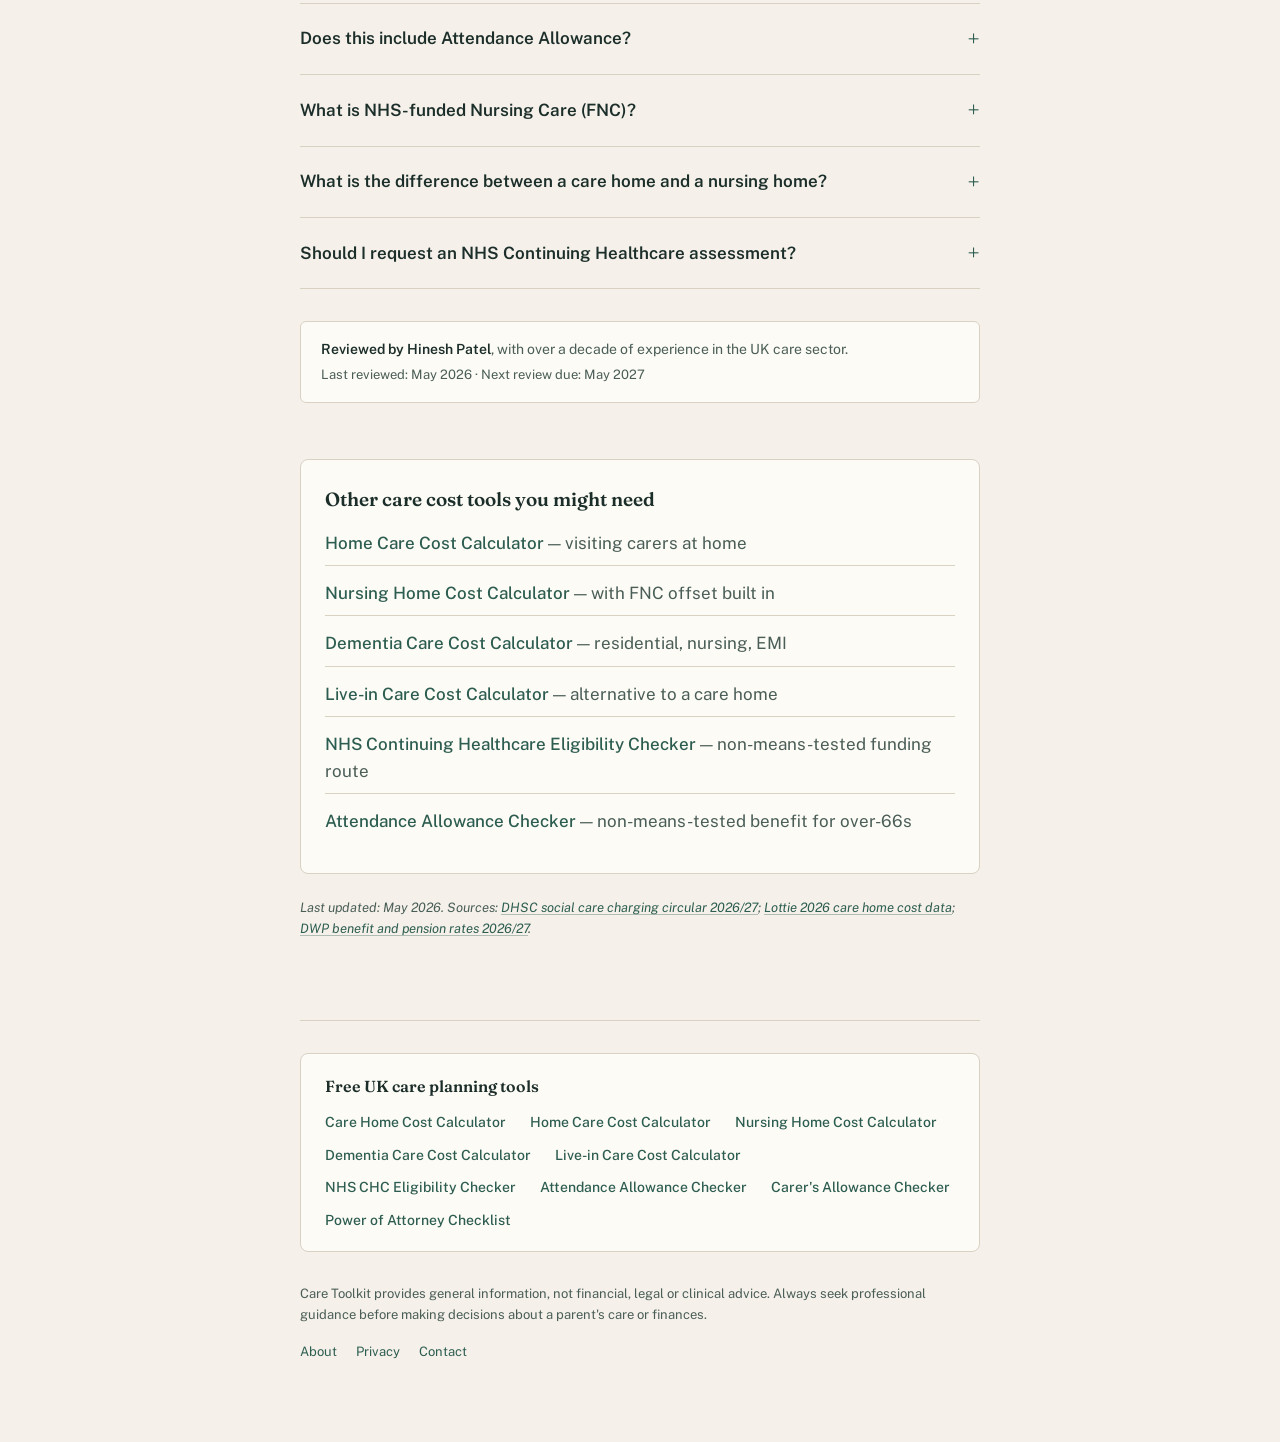
<file: care-home-cost-calculator/index.html>
<!DOCTYPE html>
<html lang="en-GB">
<head>
<meta charset="UTF-8">
<meta name="viewport" content="width=device-width, initial-scale=1.0">
<title>Care Home Cost Calculator UK 2026 | Estimate Care Fees & Council Funding</title>
<meta name="description" content="Free UK care home cost calculator. Estimate weekly and annual care fees, plus how much your local council might contribute under the 2026/27 means test. Reviewed by a UK care-sector professional.">
<meta name="robots" content="index, follow">
<link rel="canonical" href="https://caretoolkit.co.uk/care-home-cost-calculator/">

<meta property="og:title" content="Care Home Cost Calculator UK 2026">
<meta property="og:description" content="Estimate weekly and annual UK care home fees and check what your local council might pay.">
<meta property="og:type" content="website">
<meta property="og:url" content="https://caretoolkit.co.uk/care-home-cost-calculator/">
<meta property="og:locale" content="en_GB">
<meta name="twitter:card" content="summary">

<!-- GOOGLE SEARCH CONSOLE VERIFICATION - paste verification meta tag here when you have it -->
<!-- <meta name="google-site-verification" content="YOUR_VERIFICATION_CODE"> -->

<script type="application/ld+json">
{
  "@context": "https://schema.org",
  "@type": "WebApplication",
  "name": "UK Care Home Cost Calculator",
  "description": "Estimate weekly and annual UK care home costs, including local authority contributions under the 2026/27 means test.",
  "applicationCategory": "FinanceApplication",
  "operatingSystem": "Any",
  "offers": { "@type": "Offer", "price": "0", "priceCurrency": "GBP" },
  "reviewedBy": {
    "@type": "Person",
    "name": "Hinesh Patel",
    "description": "Over a decade of experience in the UK care sector"
  }
}
</script>
<script type="application/ld+json">
{
  "@context": "https://schema.org",
  "@type": "FAQPage",
  "mainEntity": [
    {
      "@type": "Question",
      "name": "How much does a care home cost in the UK in 2026?",
      "acceptedAnswer": { "@type": "Answer", "text": "Average self-funded fees in 2026 are roughly £1,300 per week for residential care and £1,500 per week for nursing care. Dementia care typically costs £1,400 to £1,600 per week. London is around 12 to 20 percent higher; the North of England and Wales are typically 10 to 15 percent lower." }
    },
    {
      "@type": "Question",
      "name": "What is the means test threshold for care home funding in England?",
      "acceptedAnswer": { "@type": "Answer", "text": "In England for 2026/27 the upper capital limit is £23,250 and the lower limit is £14,250 — both unchanged since April 2010. Above £23,250 you self-fund. Between the two limits you pay £1 per week for every £250 of capital. Below £14,250 your capital is ignored, though your income is still assessed." }
    },
    {
      "@type": "Question",
      "name": "Is my parent's house counted in the means test?",
      "acceptedAnswer": { "@type": "Answer", "text": "For permanent residential care, the home is usually counted unless a spouse, civil partner, dependent child, or qualifying relative still lives there. The first 12 weeks are disregarded, and a Deferred Payment Agreement may let the council take a charge on the property instead of forcing a sale." }
    },
    {
      "@type": "Question",
      "name": "Does this calculator include NHS Continuing Healthcare?",
      "acceptedAnswer": { "@type": "Answer", "text": "No. NHS Continuing Healthcare (CHC) is a separate, non-means-tested fund for people with a primary health need. If awarded, the NHS pays the full cost. Use our NHS CHC Eligibility Checker to find out whether to request a CHC assessment. This calculator estimates the standard self-funded and council-supported scenarios." }
    },
    {
      "@type": "Question",
      "name": "Is there a cap on lifetime care costs in 2026?",
      "acceptedAnswer": { "@type": "Answer", "text": "No. The previously planned £86,000 lifetime cap and £100,000 upper capital limit (originally scheduled for October 2025) were scrapped in July 2024 by the new Labour government — they are not delayed, they are not happening. There is currently no cap on what an individual may spend on care in their lifetime in England." }
    },
    {
      "@type": "Question",
      "name": "Does this include Attendance Allowance?",
      "acceptedAnswer": { "@type": "Answer", "text": "Not in the calculator above. Attendance Allowance for 2026/27 is £76.70 per week (lower rate) or £114.60 per week (higher rate). It is non-means-tested and can help with care at home, but it usually stops if the council is funding a care home placement." }
    },
    {
      "@type": "Question",
      "name": "What is NHS-funded Nursing Care?",
      "acceptedAnswer": { "@type": "Answer", "text": "NHS-funded Nursing Care (FNC) is a flat-rate weekly NHS contribution toward registered nursing in a nursing home, paid when someone is not eligible for full NHS Continuing Healthcare but still needs nursing input. The 2026/27 standard rate in England is £267.68 per week (£368.24 per week at the higher rate, for those previously on the high-band)." }
    },
    {
      "@type": "Question",
      "name": "What is the difference between a care home and a nursing home?",
      "acceptedAnswer": { "@type": "Answer", "text": "A residential care home provides personal care (washing, dressing, meals, support with daily living). A nursing home additionally has registered nurses on site 24 hours a day, providing clinical care for residents with significant medical needs (catheter management, complex wound care, end-of-life care, PEG-tube feeding). Nursing homes typically cost £200 to £300 per week more than residential homes." }
    }
  ]
}
</script>

<link rel="preconnect" href="https://fonts.googleapis.com">
<link rel="preconnect" href="https://fonts.gstatic.com" crossorigin>
<link href="https://fonts.googleapis.com/css2?family=Fraunces:opsz,wght@9..144,400;9..144,600;9..144,700&family=Public+Sans:wght@400;500;600&display=swap" rel="stylesheet">
<link rel="stylesheet" href="/assets/css/shared.css">
</head>
<body>

<div class="wrap">

<header class="site-header">
  <a href="/" class="brand-link">
    <div class="brand">Care Toolkit</div>
    <div class="brand-sub">Free tools for families navigating elderly care in the UK</div>
  </a>
  <nav class="site-nav">
    <a href="/care-home-cost-calculator/">Care Cost Calculator</a>
    <a href="/nhs-chc-eligibility-quiz/">NHS CHC Checker</a>
    <a href="/about/">About</a>
    <a href="/contact/">Contact</a>
  </nav>
</header>

<main>
<span class="year-tag">Updated for 2026/27 rules</span>
<h1>UK Care Home Cost Calculator</h1>
<p class="intro">Get a quick estimate of weekly and annual care home fees, plus how much your local council might contribute under the means test that took effect 6 April 2026. Free. No sign-up. No data stored. Built and reviewed by a working care-home operator.</p>

<!-- AD SLOT: top of calculator. Switch on after AdSense approval. -->
<div class="ad-slot">Ad slot (top)</div>

<section class="calc" aria-label="Care cost calculator">

  <div class="field">
    <label for="country">Where will the care be provided? <span class="hint">— rules differ across the UK</span></label>
    <select id="country">
      <option value="england">England</option>
      <option value="wales">Wales</option>
      <option value="scotland">Scotland</option>
      <option value="ni">Northern Ireland</option>
    </select>
  </div>

  <div class="field">
    <label for="careType">Type of care</label>
    <select id="careType">
      <option value="residential">Residential care</option>
      <option value="nursing">Nursing care</option>
      <option value="dementia-res">Dementia care (residential)</option>
      <option value="dementia-nurs">Dementia care (nursing)</option>
    </select>
  </div>

  <div class="field">
    <label for="region">Region</label>
    <select id="region">
      <option value="london">London</option>
      <option value="southeast">South East</option>
      <option value="average" selected>Rest of UK average</option>
      <option value="north">North of England</option>
      <option value="walesregion">Wales</option>
    </select>
  </div>

  <div class="field">
    <label for="assets">Total assets (£) <span class="hint">— savings + property (if counted)</span></label>
    <input type="number" id="assets" min="0" step="1000" value="50000" inputmode="numeric">
  </div>

  <div class="results" id="results" aria-live="polite">
    <div class="result-headline">
      <span class="result-label">Estimated weekly cost</span>
      <span class="result-value" id="weekly">£—</span>
    </div>
    <div class="result-row">
      <span class="result-label">Annual cost</span>
      <span class="result-value" id="annual">£—</span>
    </div>
    <div class="result-row">
      <span class="result-label">Means-test status</span>
      <span class="result-value" id="meansStatus" style="font-size: 16px;">—</span>
    </div>
    <div class="result-row">
      <span class="result-label">Likely council contribution</span>
      <span class="result-value" id="council">£—</span>
    </div>
    <div class="result-row">
      <span class="result-label">Likely you / family contribution</span>
      <span class="result-value" id="self">£—</span>
    </div>
    <div class="status" id="statusMsg"></div>
  </div>

  <div class="disclaimer">
    <strong>Important:</strong> These figures are estimates based on UK national averages and the 2026/27 means-test rules. Actual costs depend on the specific home, your full financial picture, and a local authority needs assessment. Always seek advice from a regulated financial adviser specialising in later life or contact <a href="https://www.ageuk.org.uk" target="_blank" rel="noopener" style="color:var(--accent-warm);">Age UK</a> for free guidance before making decisions.
  </div>
</section>

<div class="worked-example">
  <h4>Worked example: Margaret, 82, Greater Manchester</h4>
  <p>Margaret has been told she needs residential care after a fall. She lives near Manchester, has £20,000 in savings, and rents her flat (so no property is included in the means test). Her only income is the State Pension and a small private pension totalling about £230 per week.</p>
  <p>Plug those numbers into the calculator (England · Residential · North of England · £20,000) and here's what happens:</p>
  <ul>
    <li><strong>Weekly fee:</strong> £1,300 base × 0.85 (North of England multiplier) = <strong>£1,105/week</strong></li>
    <li><strong>Means-test zone:</strong> capital is between £14,250 and £23,250, so Margaret is in the "tariff income" zone</li>
    <li><strong>Tariff calculation:</strong> (£20,000 − £14,250) ÷ £250 = £23/week treated as if it were income</li>
    <li><strong>Margaret pays:</strong> £23 tariff + most of her income (about £100/week, after she keeps the £31.80 Personal Expenses Allowance) ≈ <strong>£123/week</strong></li>
    <li><strong>Council pays:</strong> ≈ <strong>£982/week</strong></li>
  </ul>
  <div class="we-result"><strong>The takeaway:</strong> Margaret is far from "rich enough to self-fund", but she still loses most of her income and contributes from her capital each week. If her savings dropped below £14,250, capital would no longer be touched and only her income would be assessed.</div>
</div>

<!-- AD SLOT: mid-content. Switch on after AdSense approval. -->
<div class="ad-slot">Ad slot (mid)</div>

<h2>How UK care home funding works</h2>
<p>Whether you pay for care yourself, get help from your local council, or qualify for full NHS funding depends on three things: <strong>where you live in the UK</strong>, your <strong>care needs</strong>, and your <strong>finances</strong>.</p>

<h3>The means test (England)</h3>
<p>Local authorities in England run a financial assessment using two thresholds, frozen since April 2010. The current 2026/27 figures are confirmed in the <a class="body-cite" href="https://www.gov.uk/government/publications/social-care-charging-for-local-authorities-2026-to-2027/social-care-charging-for-care-and-support-2026-to-2027-local-authority-circular" target="_blank" rel="noopener">official social care charging circular published by the Department of Health and Social Care</a>:</p>
<p><strong>Above £23,250 in capital:</strong> you fund your own care in full.<br>
<strong>Between £14,250 and £23,250:</strong> you pay £1 per week for every £250 above the lower limit (called "tariff income"), plus what you can afford from your income.<br>
<strong>Below £14,250:</strong> your capital is ignored, but your income (pension, etc.) is still assessed.</p>
<p>Your parent keeps the <strong>Personal Expenses Allowance</strong> from their income — set at £31.80 per week for 2026/27 in England.</p>

<h3>What about the house?</h3>
<p>If your parent moves into a care home permanently, the value of their property is normally counted in the means test. But it is <strong>disregarded</strong> if a spouse, civil partner, dependent child, or qualifying relative still lives there. The first <strong>12 weeks are also disregarded</strong>, and a <a class="body-cite" href="https://www.gov.uk/government/publications/deferred-payment-agreements-dpas-return-2025-to-2026/deferred-payment-agreements-dpas-return-2025-to-2026-guidance-for-local-authorities" target="_blank" rel="noopener">Deferred Payment Agreement (DPA)</a> lets the council put a charge on the property rather than force a sale. The interest rate on a DPA is set by government and adjusted twice a year — currently 4.75% (set 1 January 2026).</p>

<h3>Different rules across the UK</h3>
<p><strong>Wales</strong> has a single, more generous threshold of <a class="body-cite" href="https://www.gov.wales/charging-social-care" target="_blank" rel="noopener">£50,000</a>.<br>
<strong>Scotland</strong> provides <a class="body-cite" href="https://www.careinfoscotland.scot/topics/care-homes/paying-care-home-fees/capital-limits/" target="_blank" rel="noopener">free personal care</a>; means-test thresholds for 2026/27 are £22,750 (lower) and £35,750 (upper).<br>
<strong>Northern Ireland</strong> uses the same <a class="body-cite" href="https://www.nidirect.gov.uk/articles/your-home-assets-and-residential-care-or-nursing-home-fees" target="_blank" rel="noopener">£14,250 / £23,250 thresholds</a> as England.</p>

<h3>NHS Continuing Healthcare and NHS-funded Nursing Care</h3>
<p>If your parent's primary need is a health need rather than a social care one, the NHS may pay for everything regardless of finances under <strong>NHS Continuing Healthcare (CHC)</strong>. Eligibility is assessed through the <a class="body-cite" href="https://www.gov.uk/government/publications/national-framework-for-nhs-continuing-healthcare-and-nhs-funded-nursing-care" target="_blank" rel="noopener">national CHC Framework</a> (2022 revision) and is notoriously difficult to win — but it is worth requesting an assessment if their needs are complex. Use our <a href="/nhs-chc-eligibility-quiz/">NHS CHC Eligibility Checker</a> to find out whether to request a CHC assessment.</p>
<p>If your parent doesn't qualify for full CHC but still needs nursing input in a nursing home, they may receive <strong>NHS-funded Nursing Care (FNC)</strong> — a flat NHS contribution of <a class="body-cite" href="https://www.gov.uk/government/news/better-community-care-thanks-to-nursing-funding-boost" target="_blank" rel="noopener">£267.68 per week (2026/27 standard rate)</a> toward the nursing element of the placement.</p>

<h2>How this calculator works (methodology)</h2>
<div class="methodology">
  <p>The estimate above is built from three multiplicative inputs, then a means-test calculation:</p>
  <ol>
    <li><strong>Base weekly cost</strong> by care type — UK national averages from Lottie's 2026 fee data and the carehome.co.uk Caring Britain 2026 report. Residential £1,300, nursing £1,500, dementia residential £1,400, dementia nursing £1,600.</li>
    <li><strong>Regional multiplier</strong> applied — London ×1.20, South East ×1.15, North of England ×0.85, Wales ×0.85, rest of UK ×1.00. These reflect the regional fee spread observed in Lottie's 2026 data (£1,095 in NE England up to £1,456 in London for residential).</li>
    <li><strong>Means-test rule</strong> applied per nation. England and NI use the £14,250 / £23,250 thresholds; Wales the single £50,000 threshold; Scotland the £22,750 / £35,750 thresholds plus the free personal care contribution.</li>
    <li><strong>Tariff income</strong> calculated for the middle band (England/NI/Scotland): £1 per week per £250 of capital above the lower limit.</li>
    <li><strong>Income contribution</strong> assumed to be approximately £100/week from State Pension and other income (after the Personal Expenses Allowance) — actual figure depends on each individual's pension and other income.</li>
  </ol>
  <p>The result is a reasonable middle-ballpark estimate. It will be off by a few hundred pounds either way for any individual case because (a) actual home fees vary by ±20% within a region, (b) individual income varies, and (c) some councils set local rate caps below the actual home's fee, leading to "top-up" requirements not modelled here.</p>
</div>

<h2>How to use this calculator</h2>
<ol>
  <li><strong>Pick the UK nation</strong> where care will be provided. Funding rules are materially different — get this right.</li>
  <li><strong>Choose the care type.</strong> If your parent needs registered nursing input (catheter care, complex wounds, IV medication, end-of-life care), pick "Nursing care". If their primary need is dementia, use one of the dementia options regardless of nursing requirement — dementia care attracts a premium.</li>
  <li><strong>Pick the region.</strong> London and the South East are significantly more expensive; northern regions and Wales are typically cheaper. Use "Rest of UK average" if you're unsure.</li>
  <li><strong>Enter total assets:</strong> savings plus property value (only enter property value if it would be counted — see "What about the house?" above).</li>
</ol>

<h2>What's NOT included in this calculator</h2>
<ul>
  <li><strong>Attendance Allowance</strong> (£76.70 lower / £114.60 higher per week, 2026/27) — usually stops when the council funds a care home placement, but continues for self-funders.</li>
  <li><strong>NHS-funded Nursing Care (FNC)</strong> (£267.68/week 2026/27 standard) — paid by the NHS toward the nursing portion of a nursing home placement when someone doesn't qualify for full CHC.</li>
  <li><strong>NHS Continuing Healthcare</strong> — the NHS funds the entire package if eligible. Check our <a href="/nhs-chc-eligibility-quiz/">CHC eligibility checker</a> separately.</li>
  <li><strong>Top-up fees</strong> — if you choose a home that charges more than your council's standard rate, a third party (usually a family member) must pay the difference. Top-ups can run £100–£500/week and are a common surprise.</li>
  <li><strong>One-off costs</strong> — admission fees, refundable deposits, and the cost of clothing, toiletries, hairdressing and chiropody, which residents typically pay from their Personal Expenses Allowance.</li>
  <li><strong>Individual home variation.</strong> Within any region, the cheapest and most expensive homes can differ by 50%. The estimate is a regional middle, not a quote.</li>
  <li><strong>Carer's Allowance</strong> (£86.45/week 2026/27) for the unpaid family carer — relevant if care is provided at home, not in a residential setting.</li>
</ul>

<div class="trust-block">
  <strong>Why trust this calculator</strong>
  <p>Every figure in this tool — base costs, regional multipliers, means-test thresholds, benefit rates, and the FNC contribution — is verified annually against the official 2026/27 social care charging circular, current Department for Work and Pensions benefit rates, the carehome.co.uk Caring Britain 2026 industry report, and Lottie's 2026 fee data. Source URLs are linked inline above so you can cross-check.</p>
  <p>The calculator and supporting content are reviewed by Hinesh Patel, owner-operator of Birkdale Village Care Home and a UK care-sector professional with over a decade of frontline experience helping families navigate care home placements, means tests, and NHS funding. The methodology is published openly above so you can see exactly how the numbers are produced.</p>
</div>

<h2>Frequently asked questions</h2>

<details>
  <summary>How much does a care home cost per week in the UK?</summary>
  <p>In 2026, the average self-funded weekly cost is around £1,300 for residential care and £1,500 for nursing care. Dementia care typically runs £1,400–£1,600. London is around 12–20% higher; northern regions and Wales are typically 10–15% lower. Source: Lottie 2026 data and the carehome.co.uk Caring Britain 2026 report.</p>
</details>

<details>
  <summary>Will the council pay if my parent has no savings?</summary>
  <p>If their capital is below £14,250 in England (different in other UK nations) and a needs assessment confirms they require care, the council will fund the placement, though they will use most of your parent's pension and other income towards the cost. Your parent keeps a Personal Expenses Allowance — £31.80 per week in 2026/27 in England.</p>
</details>

<details>
  <summary>Can I gift my parent's house to avoid care fees?</summary>
  <p>No. Local authorities can challenge "deliberate deprivation of assets" and treat the home as if it were still owned. There is no time limit on how far back they can look. Take regulated financial advice before any major asset transfer.</p>
</details>

<details>
  <summary>Is there a cap on lifetime care costs in 2026?</summary>
  <p>No. The previously-planned £86,000 lifetime cap and £100,000 upper capital limit (originally scheduled for October 2025) were <strong>scrapped</strong> by the Labour government in July 2024 — they are not delayed, they are not happening. There is currently no cap on what an individual may spend on care in their lifetime in England. The Casey Commission on adult social care reform is ongoing but no replacement cap has been announced.</p>
</details>

<details>
  <summary>Does this include Attendance Allowance?</summary>
  <p>Not in the calculator above. Attendance Allowance for 2026/27 is £76.70 per week (lower rate) or £114.60 per week (higher rate). It is non-means-tested and can help with care at home, but it usually stops if the council is funding a care home placement. Self-funders generally continue to receive it.</p>
</details>

<details>
  <summary>What is NHS-funded Nursing Care (FNC)?</summary>
  <p>NHS-funded Nursing Care is a flat-rate weekly NHS contribution toward registered nursing in a nursing home, paid when someone is not eligible for full NHS Continuing Healthcare but still needs nursing input. The 2026/27 standard rate in England is £267.68 per week (£368.24 per week at the higher rate, for those previously on the high-band). It is paid directly to the home, reducing what you pay.</p>
</details>

<details>
  <summary>What is the difference between a care home and a nursing home?</summary>
  <p>A residential care home provides personal care (washing, dressing, meals, support with daily living). A nursing home additionally has registered nurses on site 24 hours a day, providing clinical care for residents with significant medical needs (catheter management, complex wound care, end-of-life care, PEG-tube feeding). Nursing homes typically cost £200–£300 per week more than residential homes.</p>
</details>

<details>
  <summary>Should I request an NHS Continuing Healthcare assessment?</summary>
  <p>If your parent's needs are primarily about health rather than social care — they need skilled nursing oversight, complex symptom management, or supervision because of severe cognitive or behavioural issues — then yes. CHC is non-means-tested and the NHS pays the full cost if eligible. Use our <a href="/nhs-chc-eligibility-quiz/">NHS CHC Eligibility Checker</a> for a 10-question assessment based on the official 2022 National Framework.</p>
</details>

<div class="reviewed-by">
  <span class="reviewer-name">Reviewed by Hinesh Patel</span>, with over a decade of experience in the UK care sector.
  <div class="review-dates">Last reviewed: May 2026 · Next review due: May 2027</div>
</div>

<aside class="related">
  <h3>Other care cost tools you might need</h3>
  <ul>
    <li><a href="/home-care-cost-calculator-uk/">Home Care Cost Calculator</a> — visiting carers at home</li>
    <li><a href="/nursing-home-cost-calculator-uk/">Nursing Home Cost Calculator</a> — with FNC offset built in</li>
    <li><a href="/dementia-care-cost-calculator-uk/">Dementia Care Cost Calculator</a> — residential, nursing, EMI</li>
    <li><a href="/live-in-care-cost-calculator-uk/">Live-in Care Cost Calculator</a> — alternative to a care home</li>
    <li><a href="/nhs-chc-eligibility-quiz/">NHS Continuing Healthcare Eligibility Checker</a> — non-means-tested funding route</li>
    <li><a href="/attendance-allowance-checker/">Attendance Allowance Checker</a> — non-means-tested benefit for over-66s</li>
  </ul>
</aside>

<p class="last-updated">Last updated: May 2026. Sources: <a class="body-cite" href="https://www.gov.uk/government/publications/social-care-charging-for-local-authorities-2026-to-2027/social-care-charging-for-care-and-support-2026-to-2027-local-authority-circular" target="_blank" rel="noopener">DHSC social care charging circular 2026/27</a>; <a class="body-cite" href="https://lottie.org/fees-funding/care-home-costs/" target="_blank" rel="noopener">Lottie 2026 care home cost data</a>; <a class="body-cite" href="https://www.gov.uk/government/publications/benefit-and-pension-rates-2026-to-2027/proposed-benefit-and-pension-rates-2026-to-2027" target="_blank" rel="noopener">DWP benefit and pension rates 2026/27</a>.</p>

</main>

<footer class="site-footer">
  <div class="popular-tools-footer">
    <h4>Free UK care planning tools</h4>
    <ul>
      <li><a href="/care-home-cost-calculator/">Care Home Cost Calculator</a></li>
      <li><a href="/home-care-cost-calculator-uk/">Home Care Cost Calculator</a></li>
      <li><a href="/nursing-home-cost-calculator-uk/">Nursing Home Cost Calculator</a></li>
      <li><a href="/dementia-care-cost-calculator-uk/">Dementia Care Cost Calculator</a></li>
      <li><a href="/live-in-care-cost-calculator-uk/">Live-in Care Cost Calculator</a></li>
      <li><a href="/nhs-chc-eligibility-quiz/">NHS CHC Eligibility Checker</a></li>
      <li><a href="/attendance-allowance-checker/">Attendance Allowance Checker</a></li>
      <li><a href="/carers-allowance-checker/">Carer's Allowance Checker</a></li>
      <li><a href="/power-of-attorney-checklist/">Power of Attorney Checklist</a></li>
    </ul>
  </div>
  <p>Care Toolkit provides general information, not financial, legal or clinical advice. Always seek professional guidance before making decisions about a parent's care or finances.</p>
  <div class="footer-links">
    <a href="/about/">About</a>
    <a href="/privacy/">Privacy</a>
    <a href="/contact/">Contact</a>
  </div>
</footer>

</div>

<div class="cookie-banner" id="cookie-banner">
  <div class="cookie-banner-inner">
    <p>We use cookies to analyse site traffic and serve relevant ads. You can accept or reject these — only essential cookies are used otherwise. <a href="/privacy/">Read our privacy policy</a>.</p>
    <div class="cookie-actions">
      <button class="cookie-btn reject" id="cookie-reject">Reject</button>
      <button class="cookie-btn accept" id="cookie-accept">Accept</button>
    </div>
  </div>
</div>

<script src="/assets/js/shared.js"></script>
<script>
const BASE_COSTS = {
  'residential':   1300,
  'nursing':       1500,
  'dementia-res':  1400,
  'dementia-nurs': 1600
};
const REGION_MULT = {
  'london':      1.20,
  'southeast':   1.15,
  'average':     1.00,
  'north':       0.85,
  'walesregion': 0.85
};
const THRESHOLDS = {
  'england':  { lower: 14250, upper: 23250 },
  'ni':       { lower: 14250, upper: 23250 },
  'wales':    { lower: 50000, upper: 50000 },
  'scotland': { lower: 22750, upper: 35750 }
};
const fmt = (n) => '£' + Math.round(n).toLocaleString('en-GB');

function calculate() {
  const country  = document.getElementById('country').value;
  const careType = document.getElementById('careType').value;
  const region   = document.getElementById('region').value;
  const assets   = Math.max(0, parseFloat(document.getElementById('assets').value) || 0);

  const weekly = BASE_COSTS[careType] * REGION_MULT[region];
  const annual = weekly * 52;

  document.getElementById('weekly').textContent = fmt(weekly) + ' / week';
  document.getElementById('annual').textContent = fmt(annual);

  const t = THRESHOLDS[country];
  let status = '', councilPay = 0, selfPay = weekly, msg = '';

  if (country === 'wales') {
    if (assets > t.upper) {
      status = 'Self-funder';
      msg = '<strong>You will likely pay the full cost.</strong> Wales uses a single £50,000 capital limit; above this, you self-fund. Below it, the council assesses you on income.';
    } else {
      status = 'Council may contribute';
      councilPay = weekly * 0.5;
      selfPay = weekly - councilPay;
      msg = '<strong>Your council may contribute.</strong> Below £50,000 in capital, Wales assesses your income to set the contribution. The split shown is illustrative — request a financial assessment from your local authority.';
    }
  } else if (country === 'scotland') {
    if (assets > t.upper) {
      status = 'Self-funder (with free personal care)';
      councilPay = 250;
      selfPay = weekly - councilPay;
      msg = '<strong>You self-fund accommodation, but personal care is free in Scotland</strong> (around £250/week contribution). Nursing care also gets a separate NHS payment.';
    } else if (assets > t.lower) {
      status = 'Tariff contribution';
      const tariff = Math.ceil((assets - t.lower) / 250);
      councilPay = Math.max(0, weekly - tariff - 250);
      selfPay = weekly - councilPay;
      msg = `<strong>You contribute a tariff income</strong> of about £${tariff}/week from your capital, plus income, plus accommodation costs. The council covers the rest.`;
    } else {
      status = 'Means-tested support';
      councilPay = weekly * 0.75;
      selfPay = weekly - councilPay;
      msg = '<strong>Your capital is below £22,750</strong> — the council will fund most of your care from capital, taking your income into account.';
    }
  } else {
    if (assets > t.upper) {
      status = 'Self-funder';
      councilPay = 0;
      selfPay = weekly;
      msg = `<strong>You will pay the full cost.</strong> Capital above £${t.upper.toLocaleString()} means no council support, though you may still qualify for Funded Nursing Care or NHS Continuing Healthcare.`;
    } else if (assets > t.lower) {
      const tariff = Math.ceil((assets - t.lower) / 250);
      status = `Partial council support (~£${tariff}/wk tariff)`;
      councilPay = Math.max(0, weekly - tariff - 100);
      selfPay = weekly - councilPay;
      msg = `<strong>You're in the tariff zone.</strong> You pay about £${tariff}/week from capital plus most of your income. The council covers the rest, but only up to its standard rate — top-ups may apply.`;
    } else {
      status = 'Council-funded (capital protected)';
      councilPay = weekly * 0.75;
      selfPay = weekly - councilPay;
      msg = `<strong>Your capital is protected.</strong> Below £${t.lower.toLocaleString()}, capital is disregarded. The council pays most of the fee, taking pension and other income (less the £31.80 personal expenses allowance).`;
    }
  }

  document.getElementById('meansStatus').textContent = status;
  document.getElementById('council').textContent = fmt(councilPay) + ' / week';
  document.getElementById('self').textContent = fmt(selfPay) + ' / week';
  document.getElementById('statusMsg').innerHTML = msg;
}

['country','careType','region','assets'].forEach(id => {
  document.getElementById(id).addEventListener('input', calculate);
  document.getElementById(id).addEventListener('change', calculate);
});
calculate();
</script>
</body>
</html>
</file>
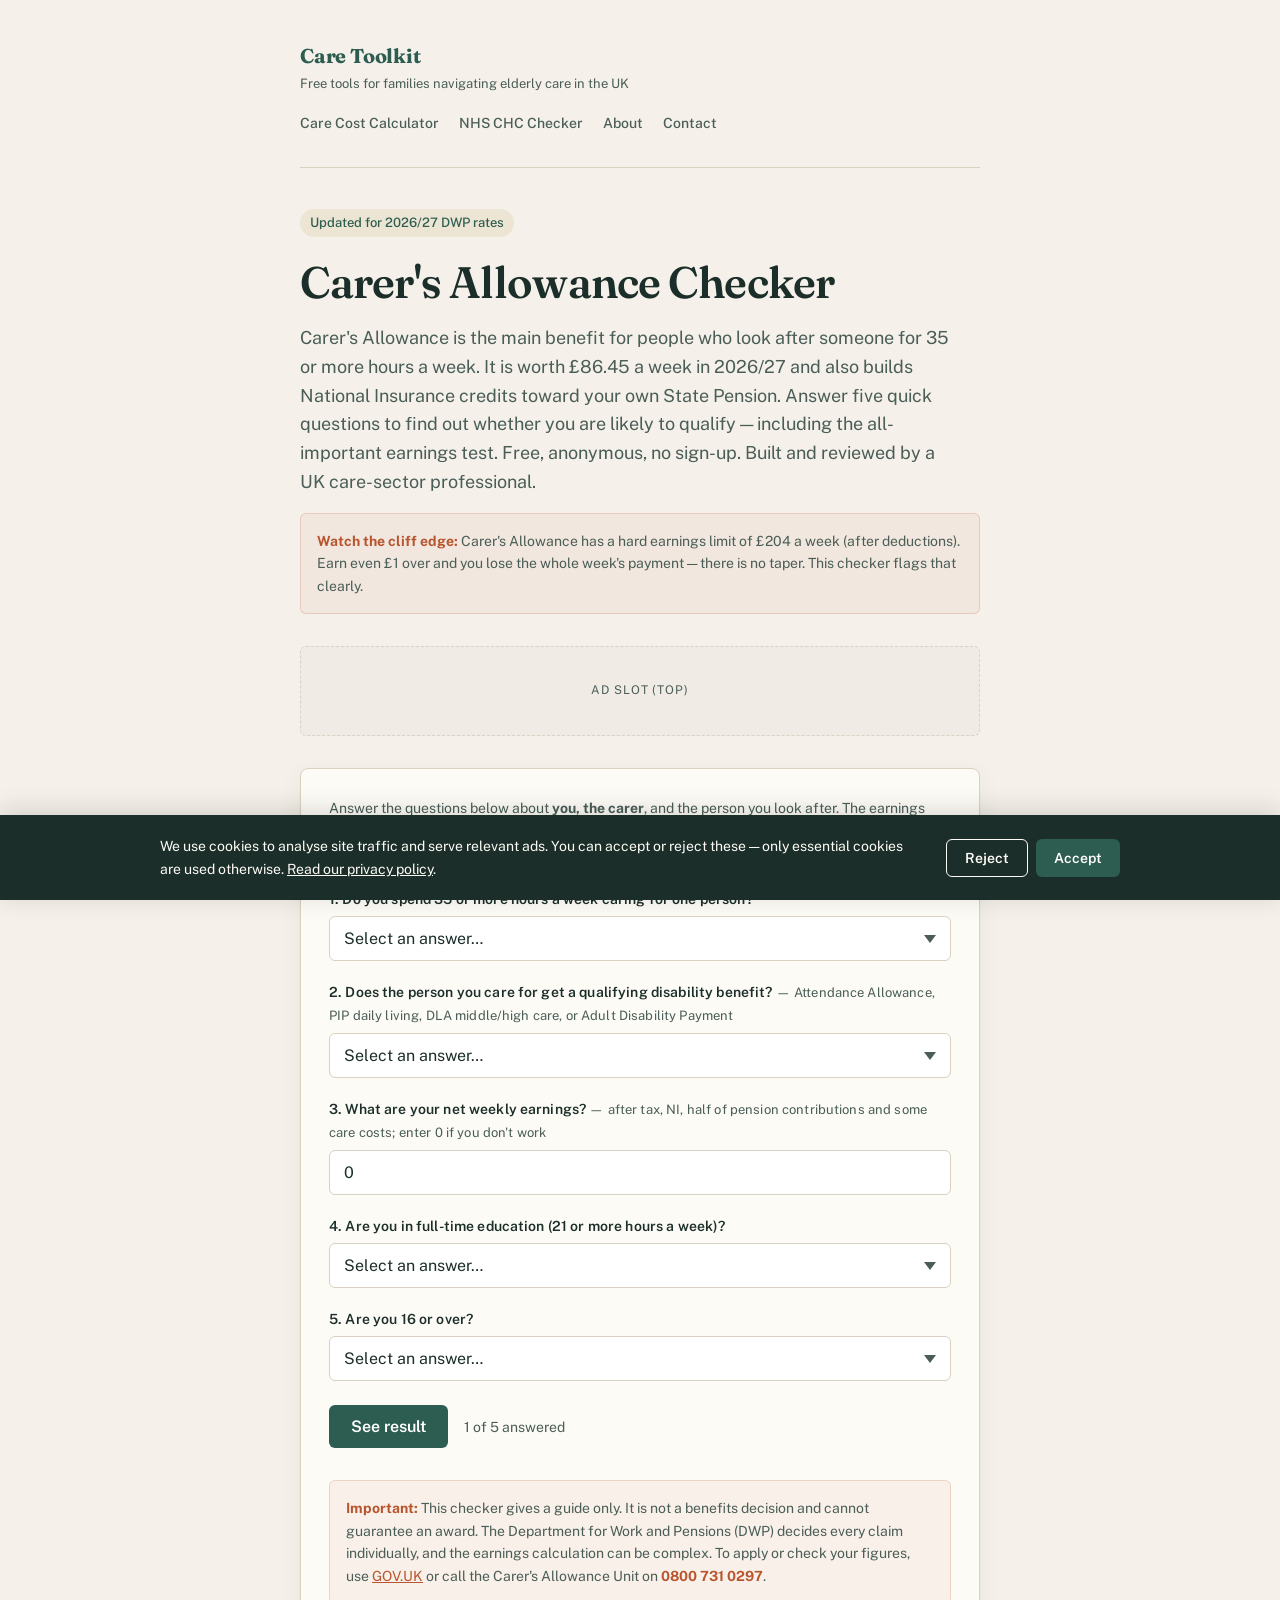
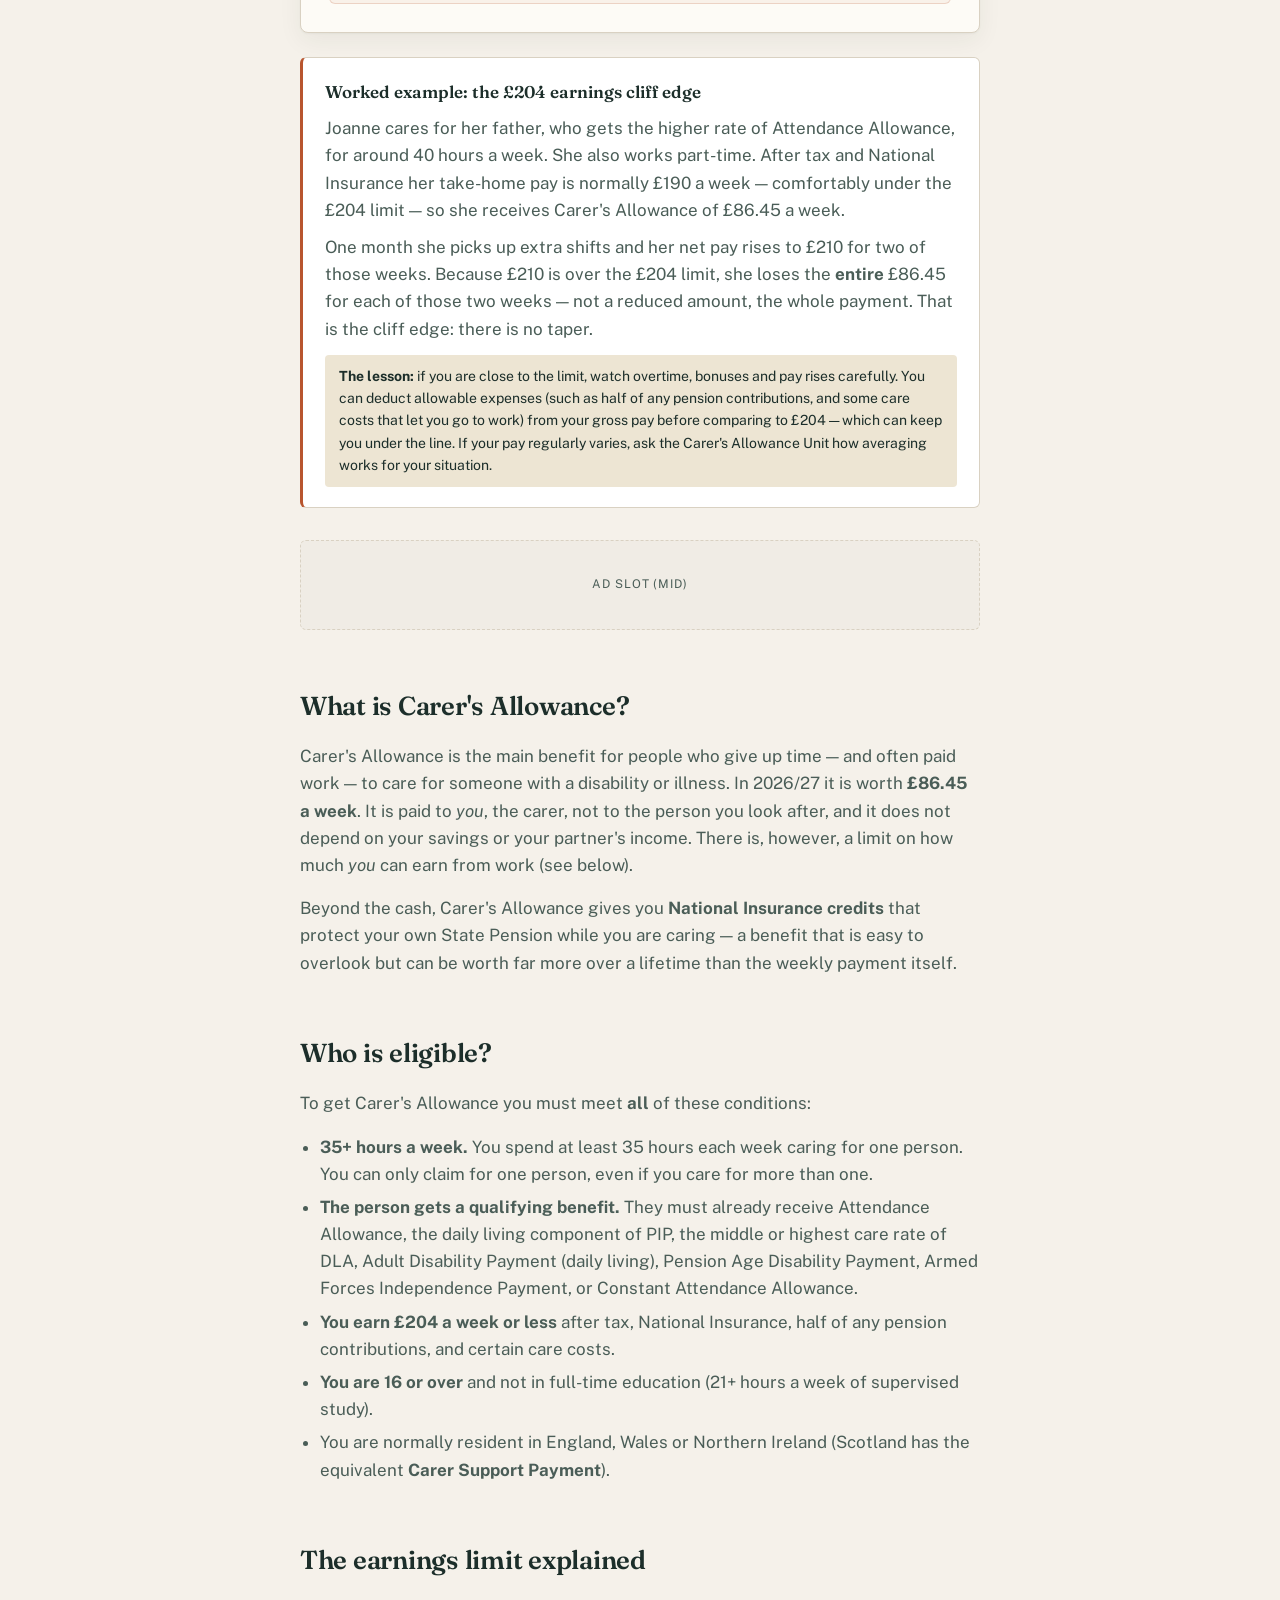
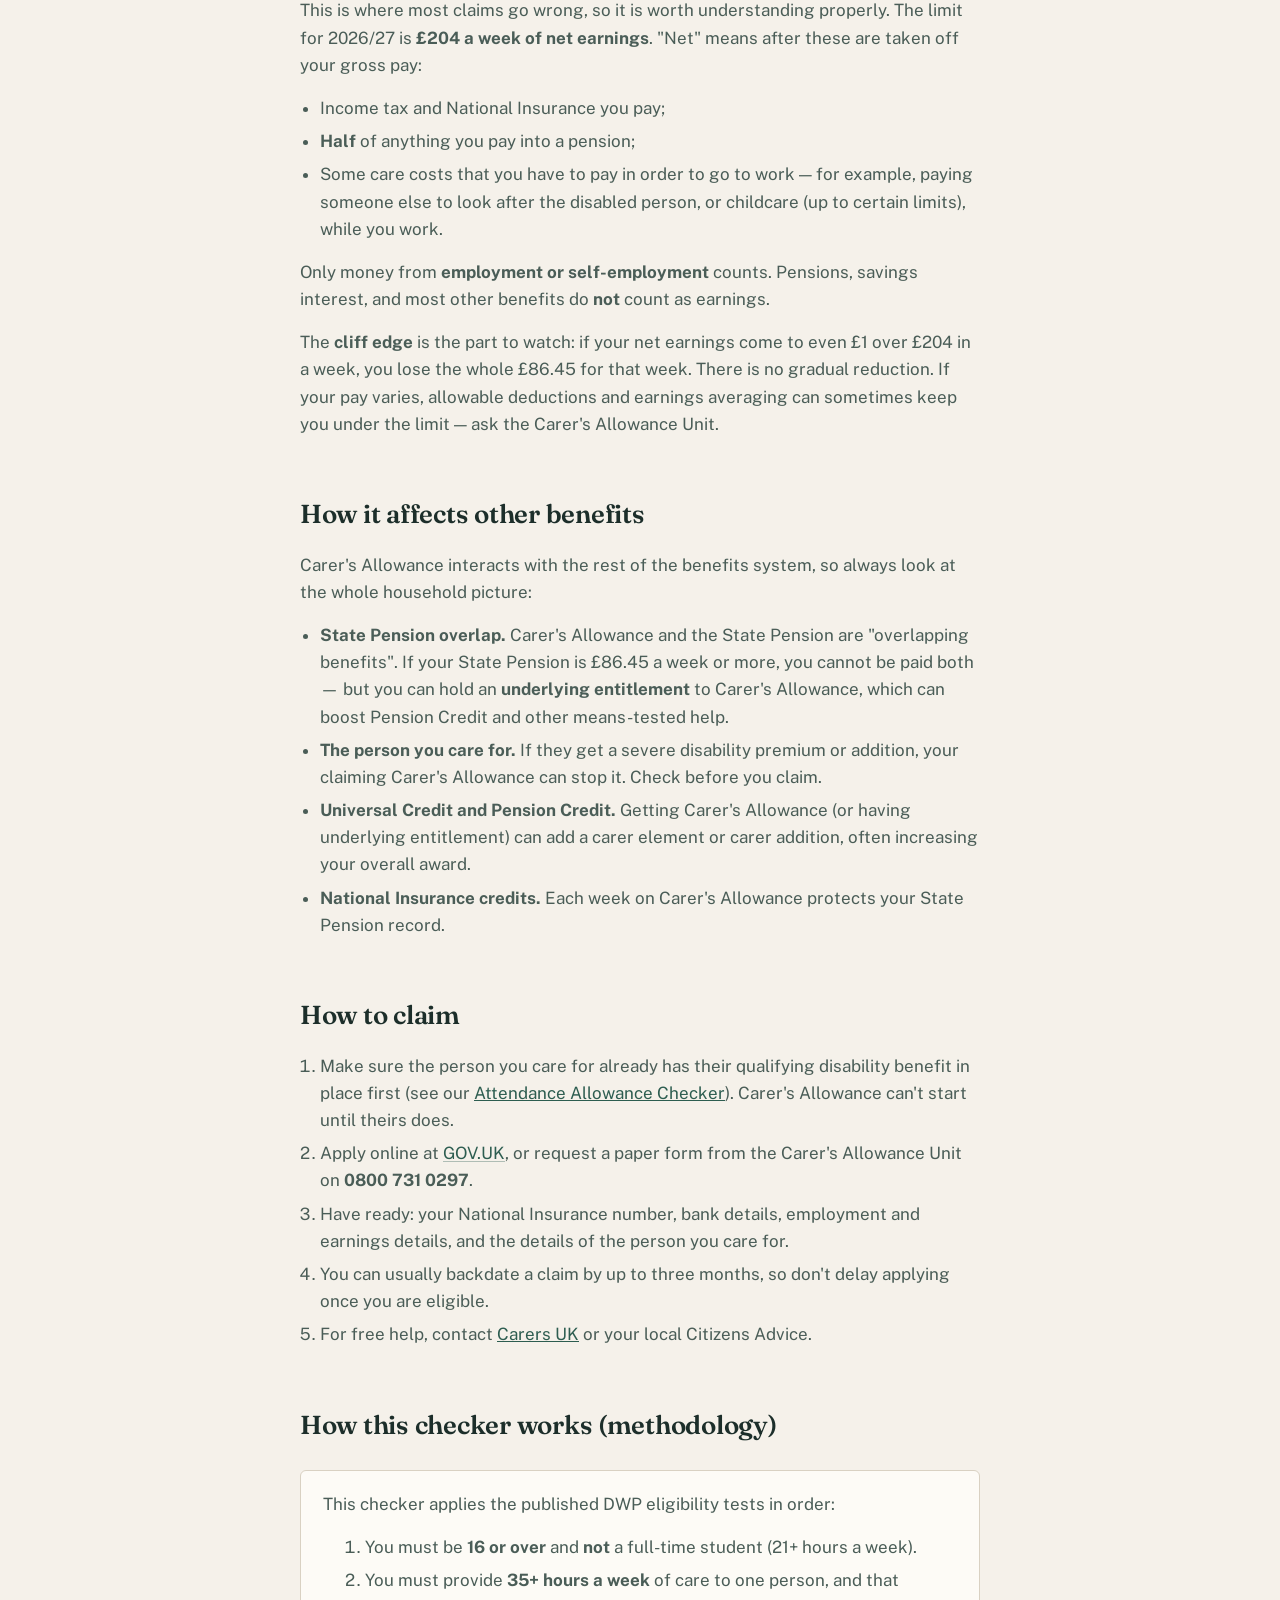
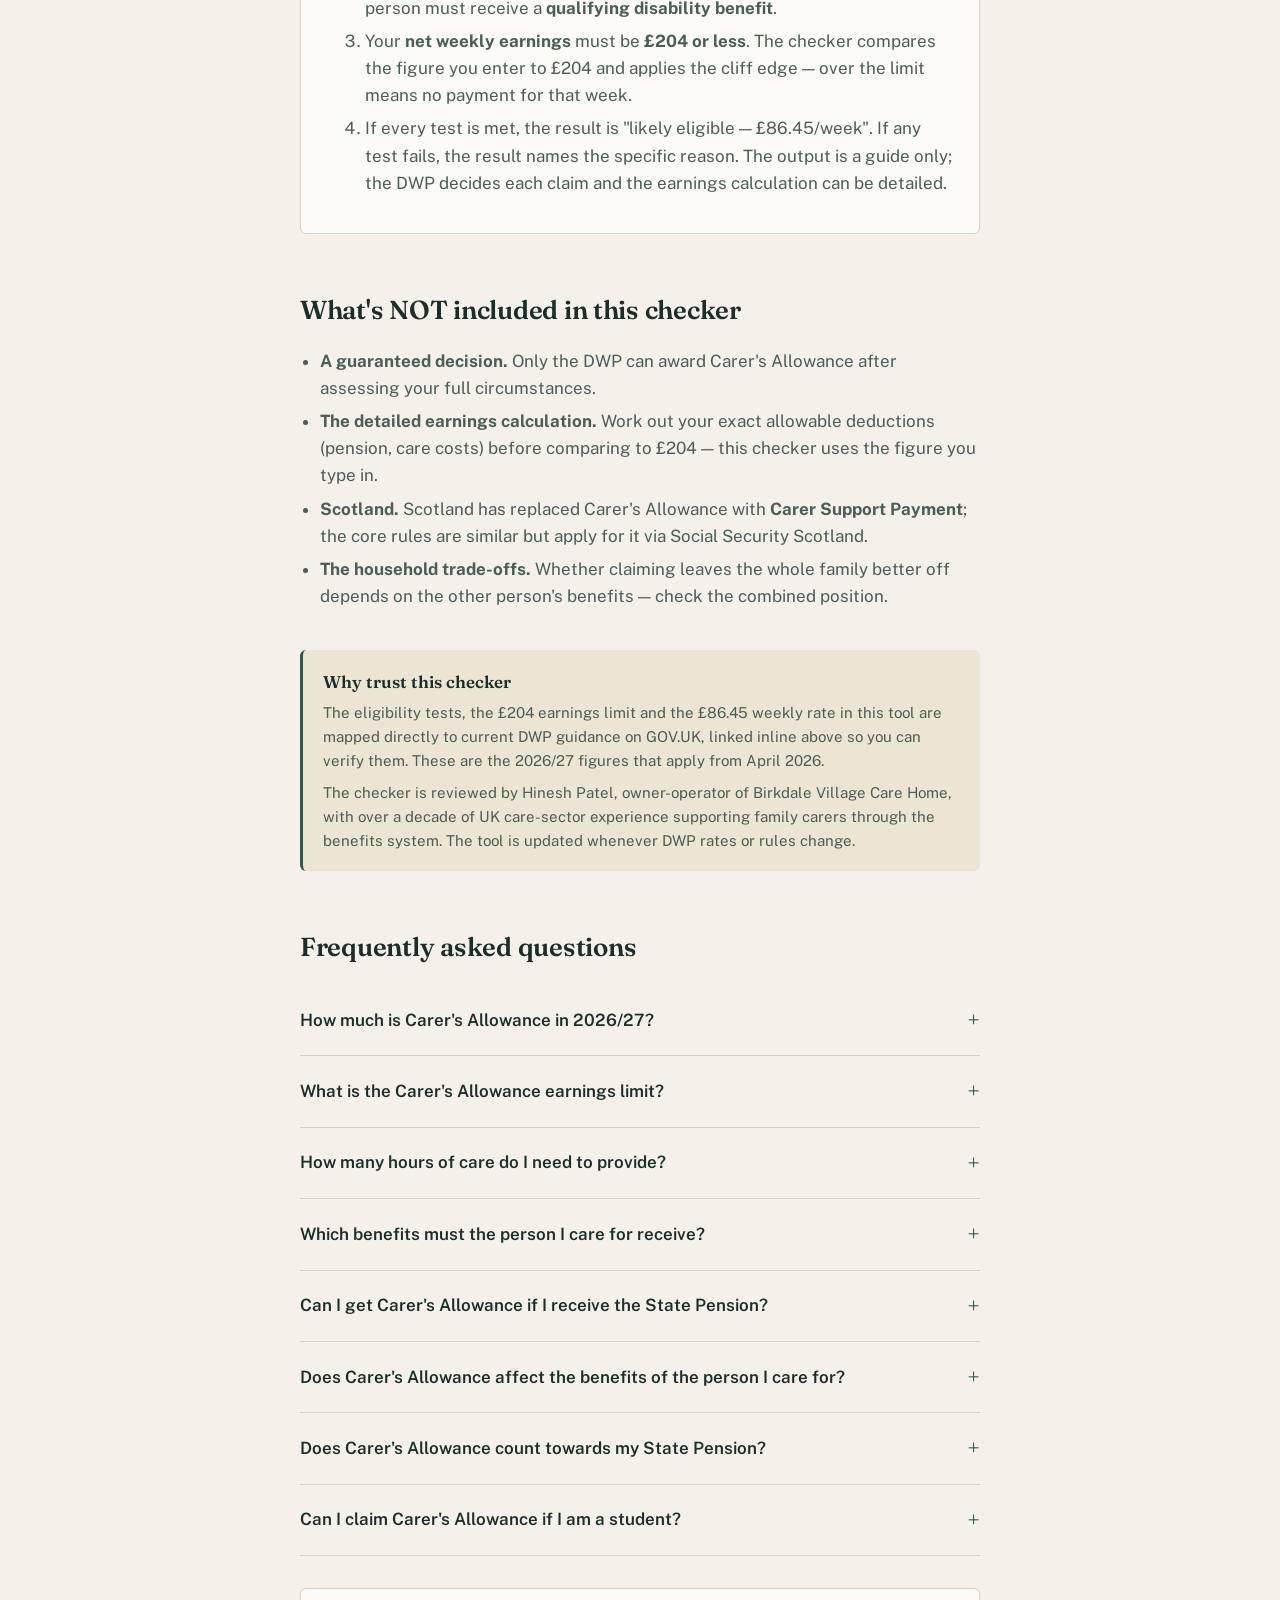
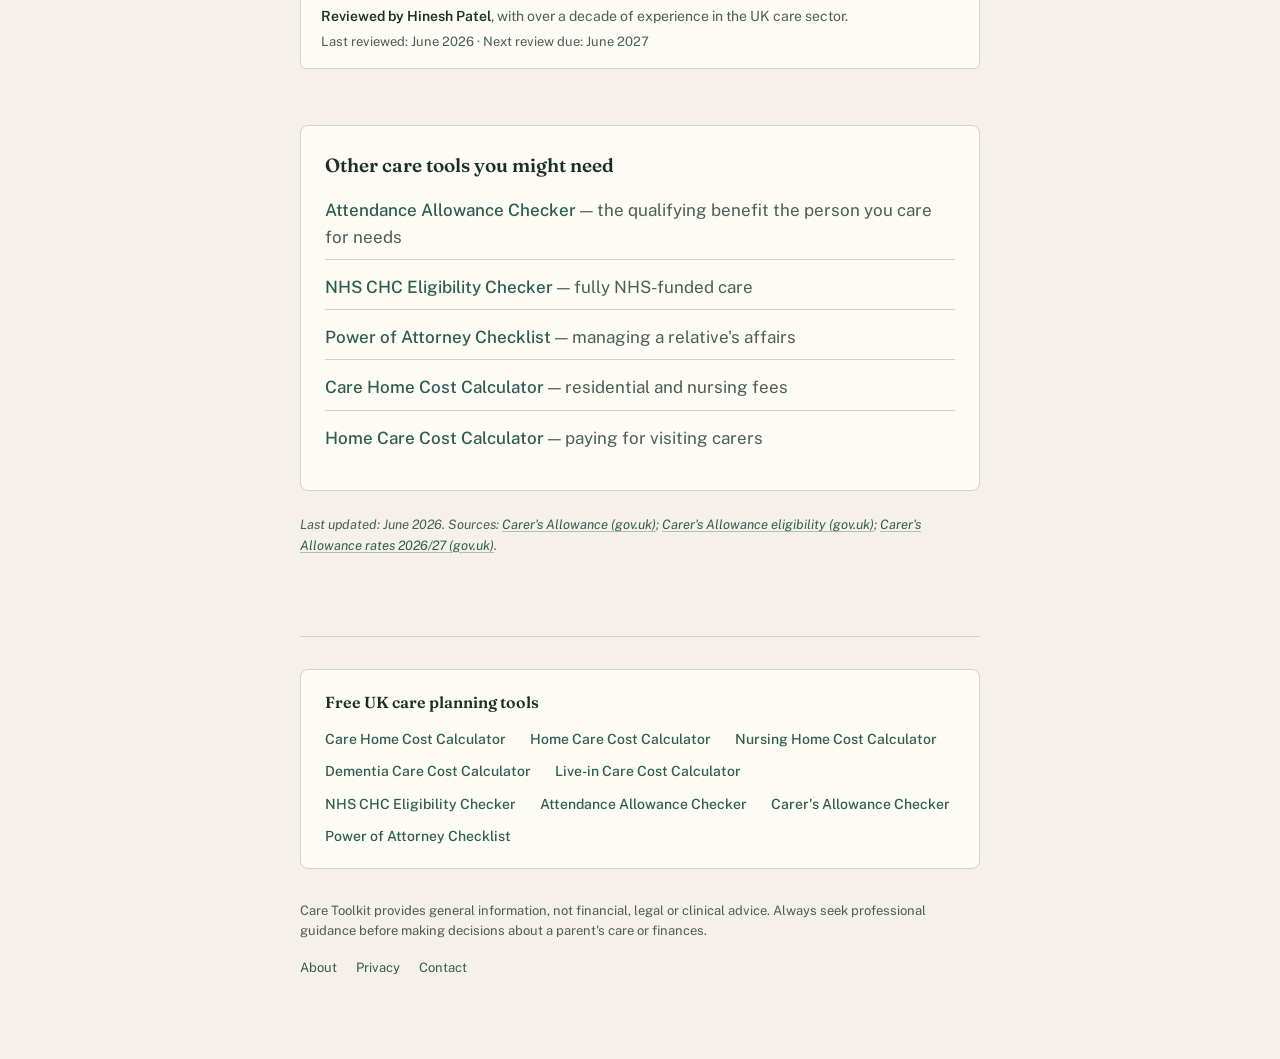
<file: carers-allowance-checker/index.html>
<!DOCTYPE html>
<html lang="en-GB">
<head>
<meta charset="UTF-8">
<meta name="viewport" content="width=device-width, initial-scale=1.0">
<title>Carer's Allowance Checker UK 2026 | Free Eligibility Tool</title>
<meta name="description" content="Free Carer's Allowance eligibility checker for UK families. Find out if you qualify for £86.45 a week in 2026/27, with the £204 earnings limit and cliff-edge explained. Reviewed by a UK care-sector professional.">
<meta name="robots" content="index, follow">
<link rel="canonical" href="https://caretoolkit.co.uk/carers-allowance-checker/">

<meta property="og:title" content="Carer's Allowance Checker UK 2026">
<meta property="og:description" content="Free checker to find out if you qualify for Carer's Allowance (£86.45/week in 2026/27) and how it interacts with other benefits.">
<meta property="og:type" content="website">
<meta property="og:url" content="https://caretoolkit.co.uk/carers-allowance-checker/">
<meta property="og:locale" content="en_GB">
<meta name="twitter:card" content="summary">

<!-- GOOGLE SEARCH CONSOLE VERIFICATION - paste verification meta tag here when you have it -->
<!-- <meta name="google-site-verification" content="YOUR_VERIFICATION_CODE"> -->

<script type="application/ld+json">
{
  "@context": "https://schema.org",
  "@type": "WebApplication",
  "name": "Carer's Allowance Checker",
  "description": "Free checker to estimate whether you qualify for Carer's Allowance based on 2026/27 DWP rules, including the 35-hour care test and the £204 weekly earnings limit.",
  "applicationCategory": "FinanceApplication",
  "operatingSystem": "Any",
  "offers": { "@type": "Offer", "price": "0", "priceCurrency": "GBP" },
  "reviewedBy": {
    "@type": "Person",
    "name": "Hinesh Patel",
    "description": "Over a decade of experience in the UK care sector"
  }
}
</script>
<script type="application/ld+json">
{
  "@context": "https://schema.org",
  "@type": "FAQPage",
  "mainEntity": [
    {
      "@type": "Question",
      "name": "How much is Carer's Allowance in 2026/27?",
      "acceptedAnswer": { "@type": "Answer", "text": "Carer's Allowance is £86.45 a week from April 2026. It is usually paid every four weeks (or weekly in advance in some cases). It is taxable, but most carers earn too little for that to make a difference." }
    },
    {
      "@type": "Question",
      "name": "What is the Carer's Allowance earnings limit?",
      "acceptedAnswer": { "@type": "Answer", "text": "You can earn up to £204 a week (2026/27) after tax, National Insurance, half of any pension contributions, and certain care-related expenses, and still get Carer's Allowance. This is a cliff edge, not a taper: if you earn even £1 over £204 in a week, you lose the entire £86.45 for that week. There is no gradual reduction." }
    },
    {
      "@type": "Question",
      "name": "How many hours of care do I need to provide?",
      "acceptedAnswer": { "@type": "Answer", "text": "You must spend at least 35 hours a week caring for one person who receives a qualifying disability benefit. The 35 hours can include practical tasks, supervision, and time spent arranging or organising care. You can only claim for caring for one person, even if you care for several." }
    },
    {
      "@type": "Question",
      "name": "Which benefits must the person I care for receive?",
      "acceptedAnswer": { "@type": "Answer", "text": "The person you care for must already get a qualifying disability benefit. This includes Attendance Allowance, the daily living component of Personal Independence Payment (PIP), the middle or highest care rate of Disability Living Allowance (DLA), Adult Disability Payment (daily living) in Scotland, Pension Age Disability Payment, Armed Forces Independence Payment, or Constant Attendance Allowance." }
    },
    {
      "@type": "Question",
      "name": "Can I get Carer's Allowance if I receive the State Pension?",
      "acceptedAnswer": { "@type": "Answer", "text": "Often not as cash. Carer's Allowance overlaps with the State Pension under the 'overlapping benefits' rule. If your State Pension is £86.45 a week or more, you cannot be paid Carer's Allowance on top. But you can still have an 'underlying entitlement', which can increase Pension Credit or other means-tested benefits — so it is still worth claiming." }
    },
    {
      "@type": "Question",
      "name": "Does Carer's Allowance affect the benefits of the person I care for?",
      "acceptedAnswer": { "@type": "Answer", "text": "It can. If the person you care for receives the severe disability premium or the severe disability addition in Pension Credit, your claiming Carer's Allowance may stop that premium. Always check the combined household position before claiming — sometimes the family is better off overall, sometimes not." }
    },
    {
      "@type": "Question",
      "name": "Does Carer's Allowance count towards my State Pension?",
      "acceptedAnswer": { "@type": "Answer", "text": "Yes. For every week you get Carer's Allowance you receive a Class 1 National Insurance credit, which helps protect your own State Pension record. This is valuable for carers who have given up paid work, even when the cash value is modest." }
    },
    {
      "@type": "Question",
      "name": "Can I claim Carer's Allowance if I am a student?",
      "acceptedAnswer": { "@type": "Answer", "text": "No. You cannot get Carer's Allowance if you are in full-time education, which the DWP generally treats as 21 hours or more a week of supervised study. Part-time study below that threshold is usually fine." }
    }
  ]
}
</script>

<link rel="preconnect" href="https://fonts.googleapis.com">
<link rel="preconnect" href="https://fonts.gstatic.com" crossorigin>
<link href="https://fonts.googleapis.com/css2?family=Fraunces:opsz,wght@9..144,400;9..144,600;9..144,700&family=Public+Sans:wght@400;500;600&display=swap" rel="stylesheet">
<link rel="stylesheet" href="/assets/css/shared.css">
</head>
<body>

<div class="wrap">

<header class="site-header">
  <a href="/" class="brand-link">
    <div class="brand">Care Toolkit</div>
    <div class="brand-sub">Free tools for families navigating elderly care in the UK</div>
  </a>
  <nav class="site-nav">
    <a href="/care-home-cost-calculator/">Care Cost Calculator</a>
    <a href="/nhs-chc-eligibility-quiz/">NHS CHC Checker</a>
    <a href="/about/">About</a>
    <a href="/contact/">Contact</a>
  </nav>
</header>

<main>
<span class="year-tag">Updated for 2026/27 DWP rates</span>
<h1>Carer's Allowance Checker</h1>
<p class="intro">Carer's Allowance is the main benefit for people who look after someone for 35 or more hours a week. It is worth £86.45 a week in 2026/27 and also builds National Insurance credits toward your own State Pension. Answer five quick questions to find out whether you are likely to qualify — including the all-important earnings test. Free, anonymous, no sign-up. Built and reviewed by a UK care-sector professional.</p>

<div class="disclaimer" style="margin-top: 16px; margin-bottom: 8px;">
  <strong>Watch the cliff edge:</strong> Carer's Allowance has a hard earnings limit of £204 a week (after deductions). Earn even £1 over and you lose the whole week's payment — there is no taper. This checker flags that clearly.
</div>

<!-- AD SLOT: top of checker. Switch on after AdSense approval. -->
<div class="ad-slot">Ad slot (top)</div>

<section class="calc" aria-label="Carer's Allowance eligibility checker">

  <p style="font-size: 14px; color: var(--ink-soft); margin-bottom: 24px;">Answer the questions below about <strong>you, the carer</strong>, and the person you look after. The earnings figure should be your weekly take-home pay after tax, National Insurance and allowable expenses.</p>

  <div class="field">
    <label for="q_hours">1. Do you spend 35 or more hours a week caring for one person?</label>
    <select id="q_hours">
      <option value="">Select an answer…</option>
      <option value="Y">Yes — 35 hours a week or more for one person</option>
      <option value="N">No — fewer than 35 hours, or split across several people</option>
    </select>
  </div>

  <div class="field">
    <label for="q_benefit">2. Does the person you care for get a qualifying disability benefit? <span class="hint">— Attendance Allowance, PIP daily living, DLA middle/high care, or Adult Disability Payment</span></label>
    <select id="q_benefit">
      <option value="">Select an answer…</option>
      <option value="Y">Yes — they get one of these benefits</option>
      <option value="N">No / not sure</option>
    </select>
  </div>

  <div class="field">
    <label for="q_earnings">3. What are your net weekly earnings? <span class="hint">— after tax, NI, half of pension contributions and some care costs; enter 0 if you don't work</span></label>
    <input type="number" id="q_earnings" min="0" step="5" value="0" inputmode="numeric">
  </div>

  <div class="field">
    <label for="q_student">4. Are you in full-time education (21 or more hours a week)?</label>
    <select id="q_student">
      <option value="">Select an answer…</option>
      <option value="N">No</option>
      <option value="Y">Yes — full-time student</option>
    </select>
  </div>

  <div class="field">
    <label for="q_age">5. Are you 16 or over?</label>
    <select id="q_age">
      <option value="">Select an answer…</option>
      <option value="Y">Yes — 16 or over</option>
      <option value="N">No — under 16</option>
    </select>
  </div>

  <div style="margin-top: 24px;">
    <button class="btn" id="checkBtn" type="button">See result</button>
    <span id="progress" style="margin-left: 12px; font-size: 14px; color: var(--ink-soft);">0 of 5 answered</span>
  </div>

  <div class="results" id="results" aria-live="polite" style="display:none;">
    <div class="result-headline">
      <span class="result-label">Result</span>
      <span class="result-value" id="headline">—</span>
    </div>
    <div class="result-row" id="rateRow" style="margin-top: 16px; display:none;">
      <span class="result-label">Weekly amount</span>
      <span class="result-value" id="rateValue" style="font-size: 22px;">—</span>
    </div>
    <div class="status" id="explanation" style="margin-top:16px;"></div>
    <div id="nextSteps" style="margin-top: 20px;"></div>
  </div>

  <div class="disclaimer">
    <strong>Important:</strong> This checker gives a guide only. It is not a benefits decision and cannot guarantee an award. The Department for Work and Pensions (DWP) decides every claim individually, and the earnings calculation can be complex. To apply or check your figures, use <a href="https://www.gov.uk/carers-allowance" target="_blank" rel="noopener" style="color:var(--accent-warm);">GOV.UK</a> or call the Carer's Allowance Unit on <strong>0800 731 0297</strong>.
  </div>
</section>

<div class="worked-example">
  <h4>Worked example: the £204 earnings cliff edge</h4>
  <p>Joanne cares for her father, who gets the higher rate of Attendance Allowance, for around 40 hours a week. She also works part-time. After tax and National Insurance her take-home pay is normally £190 a week — comfortably under the £204 limit — so she receives Carer's Allowance of £86.45 a week.</p>
  <p>One month she picks up extra shifts and her net pay rises to £210 for two of those weeks. Because £210 is over the £204 limit, she loses the <strong>entire</strong> £86.45 for each of those two weeks — not a reduced amount, the whole payment. That is the cliff edge: there is no taper.</p>
  <div class="we-result"><strong>The lesson:</strong> if you are close to the limit, watch overtime, bonuses and pay rises carefully. You can deduct allowable expenses (such as half of any pension contributions, and some care costs that let you go to work) from your gross pay before comparing to £204 — which can keep you under the line. If your pay regularly varies, ask the Carer's Allowance Unit how averaging works for your situation.</div>
</div>

<!-- AD SLOT: mid-content. Switch on after AdSense approval. -->
<div class="ad-slot">Ad slot (mid)</div>

<h2>What is Carer's Allowance?</h2>
<p>Carer's Allowance is the main benefit for people who give up time — and often paid work — to care for someone with a disability or illness. In 2026/27 it is worth <strong>£86.45 a week</strong>. It is paid to <em>you</em>, the carer, not to the person you look after, and it does not depend on your savings or your partner's income. There is, however, a limit on how much <em>you</em> can earn from work (see below).</p>
<p>Beyond the cash, Carer's Allowance gives you <strong>National Insurance credits</strong> that protect your own State Pension while you are caring — a benefit that is easy to overlook but can be worth far more over a lifetime than the weekly payment itself.</p>

<h2>Who is eligible?</h2>
<p>To get Carer's Allowance you must meet <strong>all</strong> of these conditions:</p>
<ul>
  <li><strong>35+ hours a week.</strong> You spend at least 35 hours each week caring for one person. You can only claim for one person, even if you care for more than one.</li>
  <li><strong>The person gets a qualifying benefit.</strong> They must already receive Attendance Allowance, the daily living component of PIP, the middle or highest care rate of DLA, Adult Disability Payment (daily living), Pension Age Disability Payment, Armed Forces Independence Payment, or Constant Attendance Allowance.</li>
  <li><strong>You earn £204 a week or less</strong> after tax, National Insurance, half of any pension contributions, and certain care costs.</li>
  <li><strong>You are 16 or over</strong> and not in full-time education (21+ hours a week of supervised study).</li>
  <li>You are normally resident in England, Wales or Northern Ireland (Scotland has the equivalent <strong>Carer Support Payment</strong>).</li>
</ul>

<h2>The earnings limit explained</h2>
<p>This is where most claims go wrong, so it is worth understanding properly. The limit for 2026/27 is <strong>£204 a week of net earnings</strong>. "Net" means after these are taken off your gross pay:</p>
<ul>
  <li>Income tax and National Insurance you pay;</li>
  <li><strong>Half</strong> of anything you pay into a pension;</li>
  <li>Some care costs that you have to pay in order to go to work — for example, paying someone else to look after the disabled person, or childcare (up to certain limits), while you work.</li>
</ul>
<p>Only money from <strong>employment or self-employment</strong> counts. Pensions, savings interest, and most other benefits do <strong>not</strong> count as earnings.</p>
<p>The <strong>cliff edge</strong> is the part to watch: if your net earnings come to even £1 over £204 in a week, you lose the whole £86.45 for that week. There is no gradual reduction. If your pay varies, allowable deductions and earnings averaging can sometimes keep you under the limit — ask the Carer's Allowance Unit.</p>

<h2>How it affects other benefits</h2>
<p>Carer's Allowance interacts with the rest of the benefits system, so always look at the whole household picture:</p>
<ul>
  <li><strong>State Pension overlap.</strong> Carer's Allowance and the State Pension are "overlapping benefits". If your State Pension is £86.45 a week or more, you cannot be paid both — but you can hold an <strong>underlying entitlement</strong> to Carer's Allowance, which can boost Pension Credit and other means-tested help.</li>
  <li><strong>The person you care for.</strong> If they get a severe disability premium or addition, your claiming Carer's Allowance can stop it. Check before you claim.</li>
  <li><strong>Universal Credit and Pension Credit.</strong> Getting Carer's Allowance (or having underlying entitlement) can add a carer element or carer addition, often increasing your overall award.</li>
  <li><strong>National Insurance credits.</strong> Each week on Carer's Allowance protects your State Pension record.</li>
</ul>

<h2>How to claim</h2>
<ol>
  <li>Make sure the person you care for already has their qualifying disability benefit in place first (see our <a href="/attendance-allowance-checker/">Attendance Allowance Checker</a>). Carer's Allowance can't start until theirs does.</li>
  <li>Apply online at <a class="body-cite" href="https://www.gov.uk/carers-allowance" target="_blank" rel="noopener">GOV.UK</a>, or request a paper form from the Carer's Allowance Unit on <strong>0800 731 0297</strong>.</li>
  <li>Have ready: your National Insurance number, bank details, employment and earnings details, and the details of the person you care for.</li>
  <li>You can usually backdate a claim by up to three months, so don't delay applying once you are eligible.</li>
  <li>For free help, contact <a href="https://www.carersuk.org" target="_blank" rel="noopener">Carers UK</a> or your local Citizens Advice.</li>
</ol>

<h2>How this checker works (methodology)</h2>
<div class="methodology">
  <p>This checker applies the published DWP eligibility tests in order:</p>
  <ol>
    <li>You must be <strong>16 or over</strong> and <strong>not</strong> a full-time student (21+ hours a week).</li>
    <li>You must provide <strong>35+ hours a week</strong> of care to one person, and that person must receive a <strong>qualifying disability benefit</strong>.</li>
    <li>Your <strong>net weekly earnings</strong> must be <strong>£204 or less</strong>. The checker compares the figure you enter to £204 and applies the cliff edge — over the limit means no payment for that week.</li>
    <li>If every test is met, the result is "likely eligible — £86.45/week". If any test fails, the result names the specific reason. The output is a guide only; the DWP decides each claim and the earnings calculation can be detailed.</li>
  </ol>
</div>

<h2>What's NOT included in this checker</h2>
<ul>
  <li><strong>A guaranteed decision.</strong> Only the DWP can award Carer's Allowance after assessing your full circumstances.</li>
  <li><strong>The detailed earnings calculation.</strong> Work out your exact allowable deductions (pension, care costs) before comparing to £204 — this checker uses the figure you type in.</li>
  <li><strong>Scotland.</strong> Scotland has replaced Carer's Allowance with <strong>Carer Support Payment</strong>; the core rules are similar but apply for it via Social Security Scotland.</li>
  <li><strong>The household trade-offs.</strong> Whether claiming leaves the whole family better off depends on the other person's benefits — check the combined position.</li>
</ul>

<div class="trust-block">
  <strong>Why trust this checker</strong>
  <p>The eligibility tests, the £204 earnings limit and the £86.45 weekly rate in this tool are mapped directly to current DWP guidance on GOV.UK, linked inline above so you can verify them. These are the 2026/27 figures that apply from April 2026.</p>
  <p>The checker is reviewed by Hinesh Patel, owner-operator of Birkdale Village Care Home, with over a decade of UK care-sector experience supporting family carers through the benefits system. The tool is updated whenever DWP rates or rules change.</p>
</div>

<h2>Frequently asked questions</h2>

<details>
  <summary>How much is Carer's Allowance in 2026/27?</summary>
  <p>Carer's Allowance is £86.45 a week from April 2026. It is usually paid every four weeks (or weekly in advance in some cases). It is taxable, but most carers earn too little for that to make a difference.</p>
</details>

<details>
  <summary>What is the Carer's Allowance earnings limit?</summary>
  <p>You can earn up to £204 a week (2026/27) after tax, National Insurance, half of any pension contributions, and certain care-related expenses, and still get Carer's Allowance. This is a cliff edge, not a taper: if you earn even £1 over £204 in a week, you lose the entire £86.45 for that week. There is no gradual reduction.</p>
</details>

<details>
  <summary>How many hours of care do I need to provide?</summary>
  <p>You must spend at least 35 hours a week caring for one person who receives a qualifying disability benefit. The 35 hours can include practical tasks, supervision, and time spent arranging or organising care. You can only claim for caring for one person, even if you care for several.</p>
</details>

<details>
  <summary>Which benefits must the person I care for receive?</summary>
  <p>The person you care for must already get a qualifying disability benefit. This includes Attendance Allowance, the daily living component of Personal Independence Payment (PIP), the middle or highest care rate of Disability Living Allowance (DLA), Adult Disability Payment (daily living) in Scotland, Pension Age Disability Payment, Armed Forces Independence Payment, or Constant Attendance Allowance.</p>
</details>

<details>
  <summary>Can I get Carer's Allowance if I receive the State Pension?</summary>
  <p>Often not as cash. Carer's Allowance overlaps with the State Pension under the "overlapping benefits" rule. If your State Pension is £86.45 a week or more, you cannot be paid Carer's Allowance on top. But you can still have an "underlying entitlement", which can increase Pension Credit or other means-tested benefits — so it is still worth claiming.</p>
</details>

<details>
  <summary>Does Carer's Allowance affect the benefits of the person I care for?</summary>
  <p>It can. If the person you care for receives the severe disability premium or the severe disability addition in Pension Credit, your claiming Carer's Allowance may stop that premium. Always check the combined household position before claiming — sometimes the family is better off overall, sometimes not.</p>
</details>

<details>
  <summary>Does Carer's Allowance count towards my State Pension?</summary>
  <p>Yes. For every week you get Carer's Allowance you receive a Class 1 National Insurance credit, which helps protect your own State Pension record. This is valuable for carers who have given up paid work, even when the cash value is modest.</p>
</details>

<details>
  <summary>Can I claim Carer's Allowance if I am a student?</summary>
  <p>No. You cannot get Carer's Allowance if you are in full-time education, which the DWP generally treats as 21 hours or more a week of supervised study. Part-time study below that threshold is usually fine.</p>
</details>

<div class="reviewed-by">
  <span class="reviewer-name">Reviewed by Hinesh Patel</span>, with over a decade of experience in the UK care sector.
  <div class="review-dates">Last reviewed: June 2026 · Next review due: June 2027</div>
</div>

<aside class="related">
  <h3>Other care tools you might need</h3>
  <ul>
    <li><a href="/attendance-allowance-checker/">Attendance Allowance Checker</a> — the qualifying benefit the person you care for needs</li>
    <li><a href="/nhs-chc-eligibility-quiz/">NHS CHC Eligibility Checker</a> — fully NHS-funded care</li>
    <li><a href="/power-of-attorney-checklist/">Power of Attorney Checklist</a> — managing a relative's affairs</li>
    <li><a href="/care-home-cost-calculator/">Care Home Cost Calculator</a> — residential and nursing fees</li>
    <li><a href="/home-care-cost-calculator-uk/">Home Care Cost Calculator</a> — paying for visiting carers</li>
  </ul>
</aside>

<p class="last-updated">Last updated: June 2026. Sources: <a class="body-cite" href="https://www.gov.uk/carers-allowance" target="_blank" rel="noopener">Carer's Allowance (gov.uk)</a>; <a class="body-cite" href="https://www.gov.uk/carers-allowance/eligibility" target="_blank" rel="noopener">Carer's Allowance eligibility (gov.uk)</a>; <a class="body-cite" href="https://www.gov.uk/carers-allowance/what-youll-get" target="_blank" rel="noopener">Carer's Allowance rates 2026/27 (gov.uk)</a>.</p>

</main>

<footer class="site-footer">
  <div class="popular-tools-footer">
    <h4>Free UK care planning tools</h4>
    <ul>
      <li><a href="/care-home-cost-calculator/">Care Home Cost Calculator</a></li>
      <li><a href="/home-care-cost-calculator-uk/">Home Care Cost Calculator</a></li>
      <li><a href="/nursing-home-cost-calculator-uk/">Nursing Home Cost Calculator</a></li>
      <li><a href="/dementia-care-cost-calculator-uk/">Dementia Care Cost Calculator</a></li>
      <li><a href="/live-in-care-cost-calculator-uk/">Live-in Care Cost Calculator</a></li>
      <li><a href="/nhs-chc-eligibility-quiz/">NHS CHC Eligibility Checker</a></li>
      <li><a href="/attendance-allowance-checker/">Attendance Allowance Checker</a></li>
      <li><a href="/carers-allowance-checker/">Carer's Allowance Checker</a></li>
      <li><a href="/power-of-attorney-checklist/">Power of Attorney Checklist</a></li>
    </ul>
  </div>
  <p>Care Toolkit provides general information, not financial, legal or clinical advice. Always seek professional guidance before making decisions about a parent's care or finances.</p>
  <div class="footer-links">
    <a href="/about/">About</a>
    <a href="/privacy/">Privacy</a>
    <a href="/contact/">Contact</a>
  </div>
</footer>

</div>

<div class="cookie-banner" id="cookie-banner">
  <div class="cookie-banner-inner">
    <p>We use cookies to analyse site traffic and serve relevant ads. You can accept or reject these — only essential cookies are used otherwise. <a href="/privacy/">Read our privacy policy</a>.</p>
    <div class="cookie-actions">
      <button class="cookie-btn reject" id="cookie-reject">Reject</button>
      <button class="cookie-btn accept" id="cookie-accept">Accept</button>
    </div>
  </div>
</div>

<script src="/assets/js/shared.js"></script>
<script>
(function () {
  'use strict';

  const SELECT_IDS = ['q_hours','q_benefit','q_student','q_age'];
  const EARNINGS_LIMIT = 204;
  const WEEKLY_RATE = '£86.45';

  function val(id) { return document.getElementById(id).value; }

  function updateProgress() {
    let answered = SELECT_IDS.filter(id => val(id) !== '').length;
    if (val('q_earnings') !== '') answered++;
    document.getElementById('progress').textContent = answered + ' of 5 answered';
  }

  function classify() {
    const hours = val('q_hours');
    const benefit = val('q_benefit');
    const earnings = parseFloat(val('q_earnings'));
    const student = val('q_student');
    const age = val('q_age');

    // Check disqualifiers in a sensible order, each with its own reason.
    if (age === 'N') {
      return {
        level: 'low', rate: null,
        headline: 'Not eligible — under 16',
        explanation: '<strong>You must be 16 or over to claim Carer\'s Allowance.</strong>',
        nextSteps: '<strong>What to do:</strong><ul><li>You can apply once you turn 16, if you still meet the other conditions.</li><li>Free advice is available from <a href="https://www.carersuk.org" target="_blank" rel="noopener">Carers UK</a>.</li></ul>'
      };
    }
    if (student === 'Y') {
      return {
        level: 'low', rate: null,
        headline: 'Not eligible — full-time student',
        explanation: '<strong>You cannot get Carer\'s Allowance while in full-time education (21 or more hours a week of supervised study).</strong> Part-time study below that threshold is usually fine.',
        nextSteps: '<strong>What to do:</strong><ul><li>If your study drops below 21 hours a week, you may then qualify.</li><li>Check whether you can get a carer element in Universal Credit instead — ask <a href="https://www.carersuk.org" target="_blank" rel="noopener">Carers UK</a> or Citizens Advice.</li></ul>'
      };
    }
    if (hours === 'N') {
      return {
        level: 'low', rate: null,
        headline: 'Not eligible — under 35 hours of care',
        explanation: '<strong>Carer\'s Allowance requires you to spend at least 35 hours a week caring for one person.</strong> You can\'t add together time spent caring for several different people — it must be 35+ hours for one person.',
        nextSteps: '<strong>What to do:</strong><ul><li>If your caring hours increase to 35+ for one person, you may then qualify.</li><li>You might still get a carer element in Universal Credit, or Carer\'s Credit (which protects your National Insurance record for 20+ hours of care) — ask <a href="https://www.carersuk.org" target="_blank" rel="noopener">Carers UK</a>.</li></ul>'
      };
    }
    if (benefit === 'N') {
      return {
        level: 'low', rate: null,
        headline: 'Not eligible yet — no qualifying benefit',
        explanation: '<strong>The person you care for must already receive a qualifying disability benefit</strong> (such as Attendance Allowance, PIP daily living, DLA middle/high care, or Adult Disability Payment). Carer\'s Allowance can\'t start until theirs is in place.',
        nextSteps: '<strong>What to do first:</strong><ul><li>Help the person you care for claim their benefit. If they are over State Pension age, start with our <a href="/attendance-allowance-checker/">Attendance Allowance Checker</a>.</li><li>Once their award is confirmed, come back and claim Carer\'s Allowance — it can usually be backdated up to 3 months.</li></ul>'
      };
    }
    if (!isNaN(earnings) && earnings > EARNINGS_LIMIT) {
      return {
        level: 'low', rate: null,
        headline: 'Not eligible — earnings over £204',
        explanation: '<strong>Your net weekly earnings of about £' + earnings.toFixed(2) + ' are above the £204 limit for 2026/27.</strong> Carer\'s Allowance has a cliff edge: even £1 over £204 means you get nothing for that week — there is no taper.',
        nextSteps: '<strong>Worth checking:</strong><ul><li>The £204 test is on <em>net</em> pay. You can deduct income tax, National Insurance, <strong>half</strong> of any pension contributions, and certain care costs you pay in order to work — these may bring you under £204.</li><li>If your pay varies week to week, ask the Carer\'s Allowance Unit (0800 731 0297) how earnings averaging applies.</li><li>Even if you can\'t be paid, you may get a carer element in Universal Credit.</li></ul>'
      };
    }

    // All conditions met.
    return {
      level: 'high', rate: WEEKLY_RATE,
      headline: 'Likely eligible — £86.45 a week',
      explanation: '<strong>You appear to meet all the conditions for Carer\'s Allowance:</strong> 35+ hours of care a week for one person who gets a qualifying benefit, net earnings at or under £204, aged 16+, and not in full-time education. The rate for 2026/27 is £86.45 a week, and each week also gives you a National Insurance credit toward your own State Pension.',
      nextSteps: '<strong>What to do now:</strong><ul><li>Apply at <a href="https://www.gov.uk/carers-allowance" target="_blank" rel="noopener">GOV.UK</a> or call the Carer\'s Allowance Unit on <strong>0800 731 0297</strong>. Claims can be backdated up to 3 months.</li><li><strong>Mind the cliff edge:</strong> if a pay rise, bonus or overtime pushes your net pay over £204 in any week, you lose that week\'s payment in full.</li><li><strong>State Pension overlap:</strong> if you get the State Pension of £86.45/week or more, you may not be paid the cash, but claim anyway — the "underlying entitlement" can boost Pension Credit.</li><li>Check whether your claim affects the benefits of the person you care for (the severe disability premium) before you submit.</li></ul>'
    };
  }

  function showResult() {
    const missingSelect = SELECT_IDS.find(id => val(id) === '');
    const earningsEmpty = val('q_earnings') === '';
    if (missingSelect || earningsEmpty) {
      alert('Please answer all 5 questions before checking the result.');
      const target = missingSelect || 'q_earnings';
      document.getElementById(target).focus();
      document.getElementById(target).scrollIntoView({ behavior: 'smooth', block: 'center' });
      return;
    }

    const result = classify();
    const headlineEl = document.getElementById('headline');
    headlineEl.textContent = result.headline;

    const headlineWrap = headlineEl.closest('.result-headline');
    if (result.level === 'high') {
      headlineWrap.style.background = 'var(--highlight)';
      headlineEl.style.color = 'var(--accent)';
    } else {
      headlineWrap.style.background = 'rgba(184, 85, 46, 0.12)';
      headlineEl.style.color = 'var(--accent-warm)';
    }

    const rateRow = document.getElementById('rateRow');
    if (result.rate) {
      document.getElementById('rateValue').textContent = result.rate + ' / week';
      rateRow.style.display = 'flex';
    } else {
      rateRow.style.display = 'none';
    }

    document.getElementById('explanation').innerHTML = result.explanation;
    document.getElementById('nextSteps').innerHTML = result.nextSteps;

    const resultsEl = document.getElementById('results');
    resultsEl.style.display = 'block';
    resultsEl.scrollIntoView({ behavior: 'smooth', block: 'start' });
  }

  document.addEventListener('DOMContentLoaded', function () {
    SELECT_IDS.concat(['q_earnings']).forEach(id => {
      const el = document.getElementById(id);
      if (el) el.addEventListener('change', updateProgress);
      if (el) el.addEventListener('input', updateProgress);
    });
    const btn = document.getElementById('checkBtn');
    if (btn) btn.addEventListener('click', showResult);
    updateProgress();
  });
})();
</script>
</body>
</html>
</file>
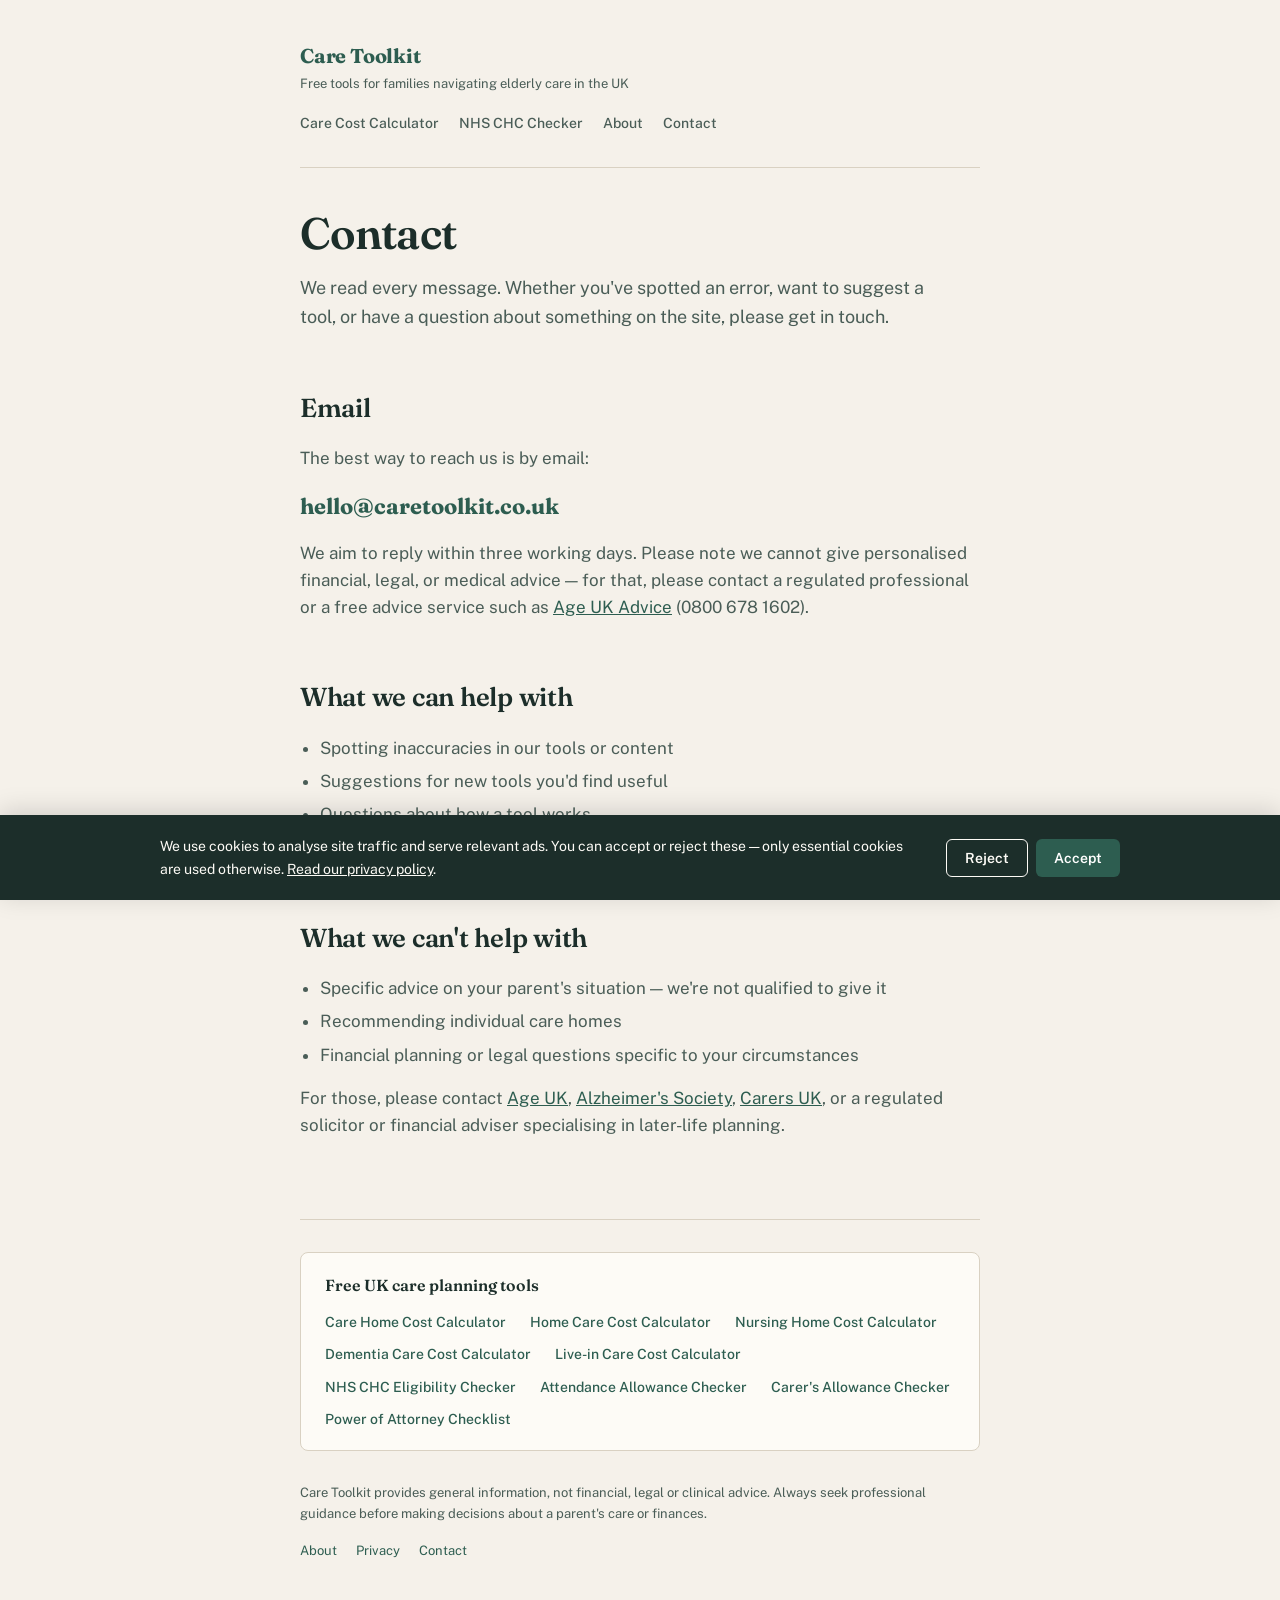
<file: contact/index.html>
<!DOCTYPE html>
<html lang="en-GB">
<head>
<meta charset="UTF-8">
<meta name="viewport" content="width=device-width, initial-scale=1.0">
<title>Contact | Care Toolkit</title>
<meta name="description" content="Get in touch with Care Toolkit to suggest a tool, flag an inaccuracy, or ask a question.">
<meta name="robots" content="index, follow">
<link rel="canonical" href="https://caretoolkit.co.uk/contact/">

<link rel="preconnect" href="https://fonts.googleapis.com">
<link rel="preconnect" href="https://fonts.gstatic.com" crossorigin>
<link href="https://fonts.googleapis.com/css2?family=Fraunces:opsz,wght@9..144,400;9..144,600;9..144,700&family=Public+Sans:wght@400;500;600&display=swap" rel="stylesheet">
<link rel="stylesheet" href="/assets/css/shared.css">
</head>
<body>

<div class="wrap">

<header class="site-header">
  <a href="/" class="brand-link">
    <div class="brand">Care Toolkit</div>
    <div class="brand-sub">Free tools for families navigating elderly care in the UK</div>
  </a>
  <nav class="site-nav">
    <a href="/care-home-cost-calculator/">Care Cost Calculator</a>
    <a href="/nhs-chc-eligibility-quiz/">NHS CHC Checker</a>
    <a href="/about/">About</a>
    <a href="/contact/">Contact</a>
  </nav>
</header>

<main>

<h1>Contact</h1>
<p class="intro">We read every message. Whether you've spotted an error, want to suggest a tool, or have a question about something on the site, please get in touch.</p>

<h2>Email</h2>
<p>The best way to reach us is by email:</p>
<p style="font-size: 22px; font-family: 'Fraunces', serif; color: var(--accent);"><strong>hello@caretoolkit.co.uk</strong></p>

<p>We aim to reply within three working days. Please note we cannot give personalised financial, legal, or medical advice — for that, please contact a regulated professional or a free advice service such as <a href="https://www.ageuk.org.uk/services/advice/" target="_blank" rel="noopener">Age UK Advice</a> (0800 678 1602).</p>

<h2>What we can help with</h2>
<ul>
  <li>Spotting inaccuracies in our tools or content</li>
  <li>Suggestions for new tools you'd find useful</li>
  <li>Questions about how a tool works</li>
  <li>Press, partnership, or general enquiries</li>
</ul>

<h2>What we can't help with</h2>
<ul>
  <li>Specific advice on your parent's situation — we're not qualified to give it</li>
  <li>Recommending individual care homes</li>
  <li>Financial planning or legal questions specific to your circumstances</li>
</ul>
<p>For those, please contact <a href="https://www.ageuk.org.uk" target="_blank" rel="noopener">Age UK</a>, <a href="https://www.alzheimers.org.uk" target="_blank" rel="noopener">Alzheimer's Society</a>, <a href="https://www.carersuk.org" target="_blank" rel="noopener">Carers UK</a>, or a regulated solicitor or financial adviser specialising in later-life planning.</p>

</main>

<footer class="site-footer">
  <div class="popular-tools-footer">
    <h4>Free UK care planning tools</h4>
    <ul>
      <li><a href="/care-home-cost-calculator/">Care Home Cost Calculator</a></li>
      <li><a href="/home-care-cost-calculator-uk/">Home Care Cost Calculator</a></li>
      <li><a href="/nursing-home-cost-calculator-uk/">Nursing Home Cost Calculator</a></li>
      <li><a href="/dementia-care-cost-calculator-uk/">Dementia Care Cost Calculator</a></li>
      <li><a href="/live-in-care-cost-calculator-uk/">Live-in Care Cost Calculator</a></li>
      <li><a href="/nhs-chc-eligibility-quiz/">NHS CHC Eligibility Checker</a></li>
      <li><a href="/attendance-allowance-checker/">Attendance Allowance Checker</a></li>
      <li><a href="/carers-allowance-checker/">Carer's Allowance Checker</a></li>
      <li><a href="/power-of-attorney-checklist/">Power of Attorney Checklist</a></li>
    </ul>
  </div>
  <p>Care Toolkit provides general information, not financial, legal or clinical advice. Always seek professional guidance before making decisions about a parent's care or finances.</p>
  <div class="footer-links">
    <a href="/about/">About</a>
    <a href="/privacy/">Privacy</a>
    <a href="/contact/">Contact</a>
  </div>
</footer>

</div>

<div class="cookie-banner" id="cookie-banner">
  <div class="cookie-banner-inner">
    <p>We use cookies to analyse site traffic and serve relevant ads. You can accept or reject these — only essential cookies are used otherwise. <a href="/privacy/">Read our privacy policy</a>.</p>
    <div class="cookie-actions">
      <button class="cookie-btn reject" id="cookie-reject">Reject</button>
      <button class="cookie-btn accept" id="cookie-accept">Accept</button>
    </div>
  </div>
</div>

<script src="/assets/js/shared.js"></script>
</body>
</html>
</file>
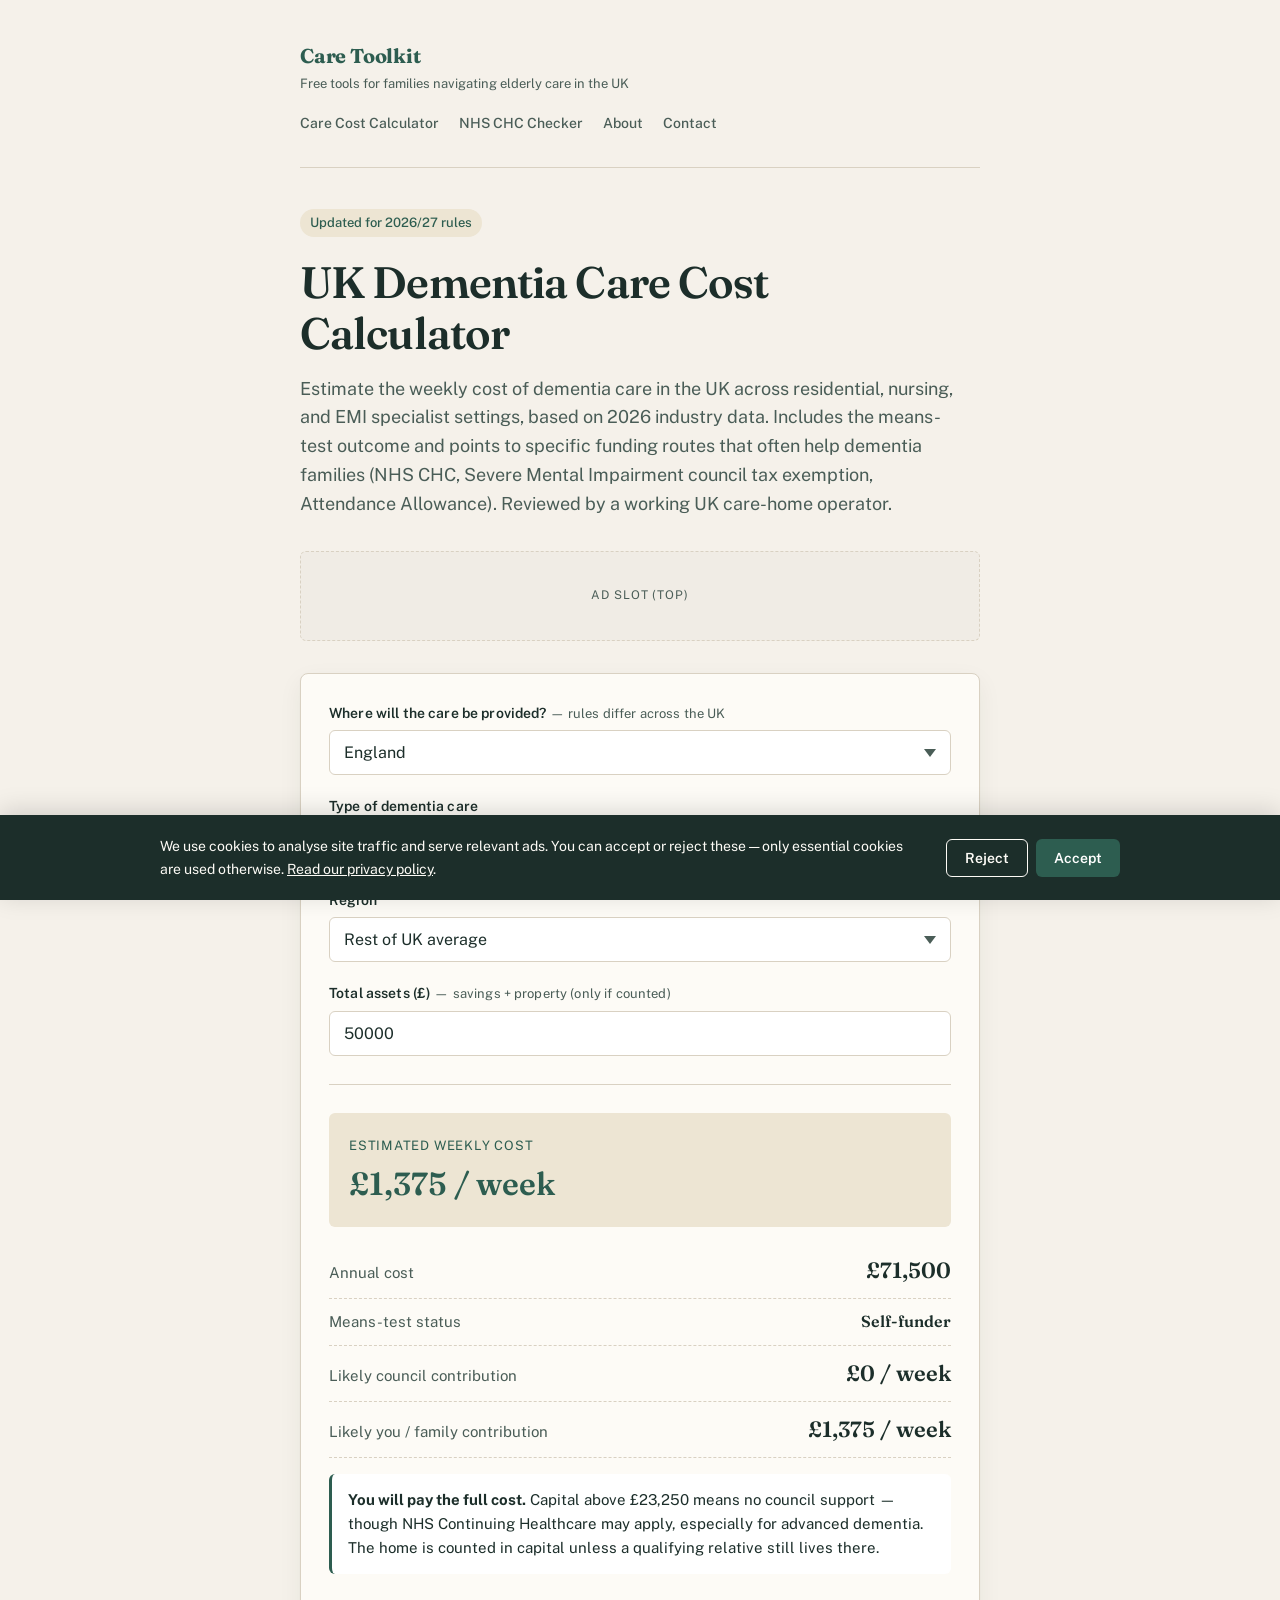
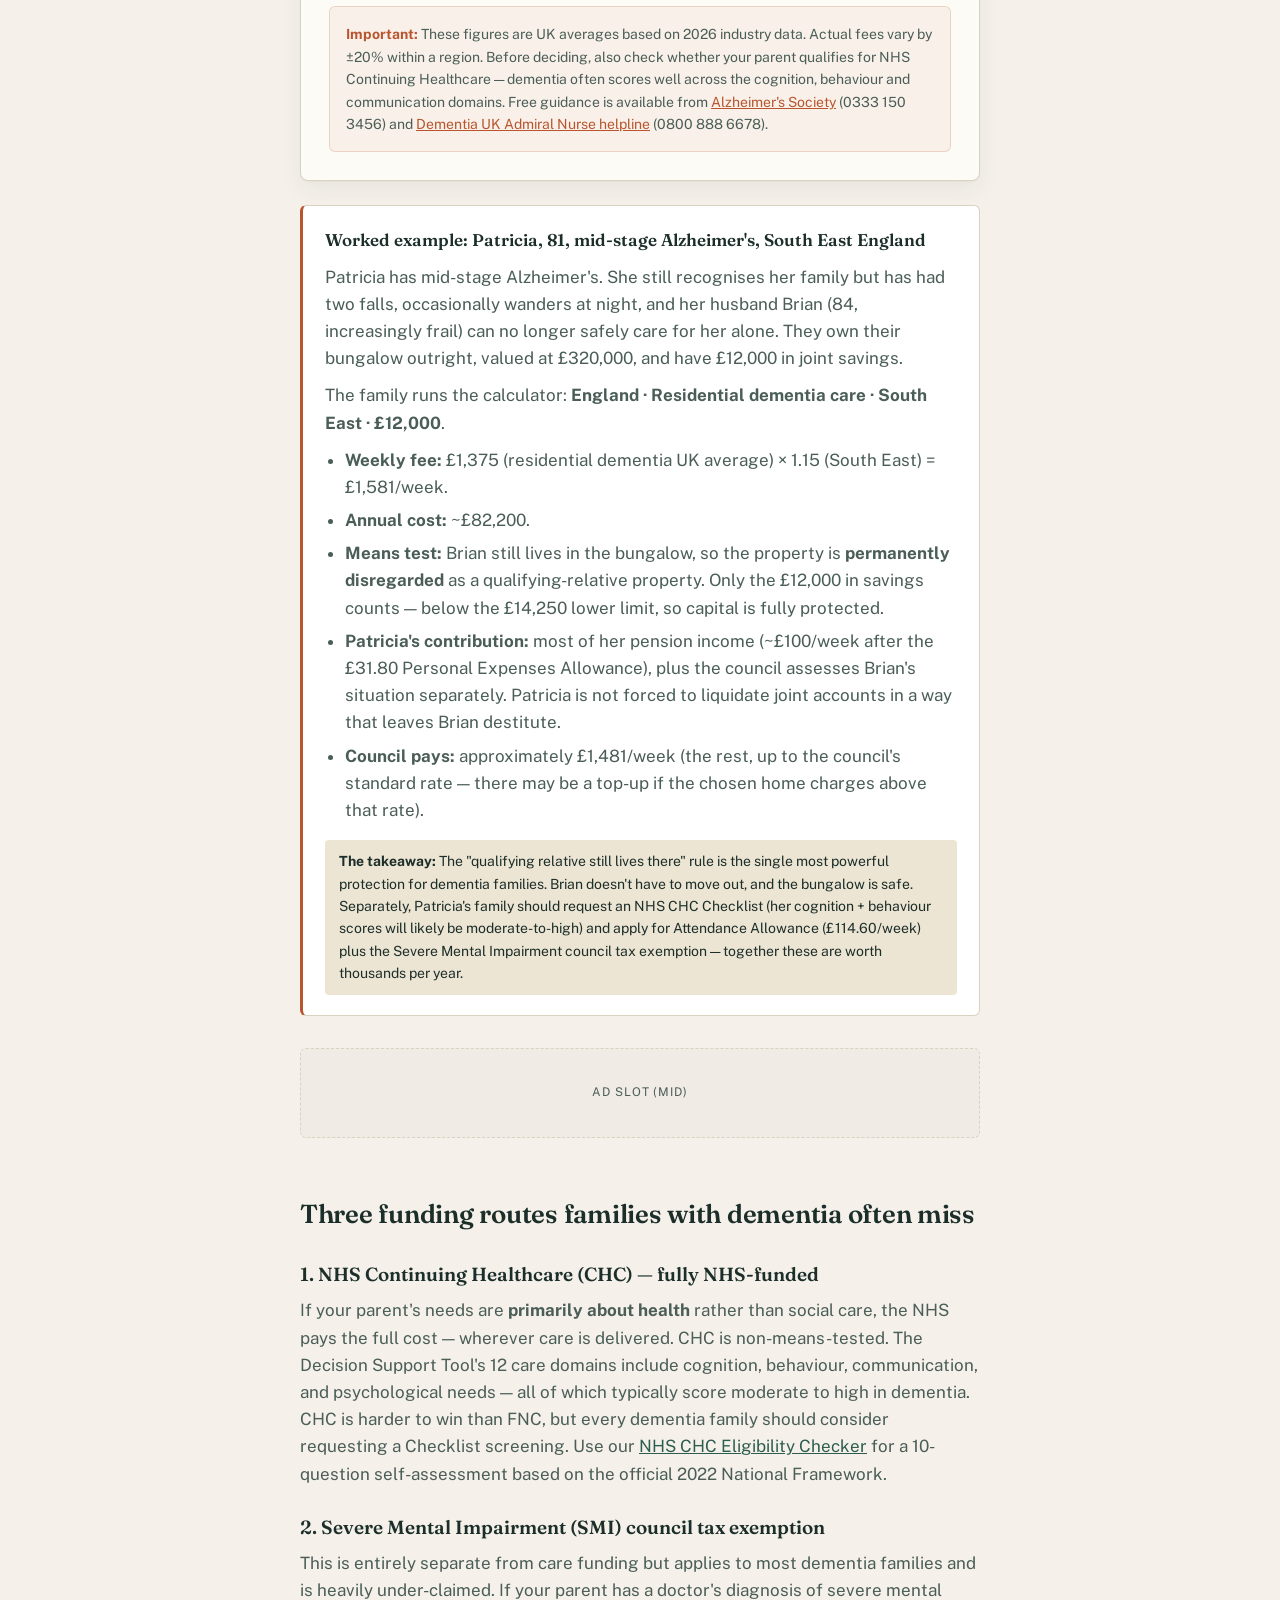
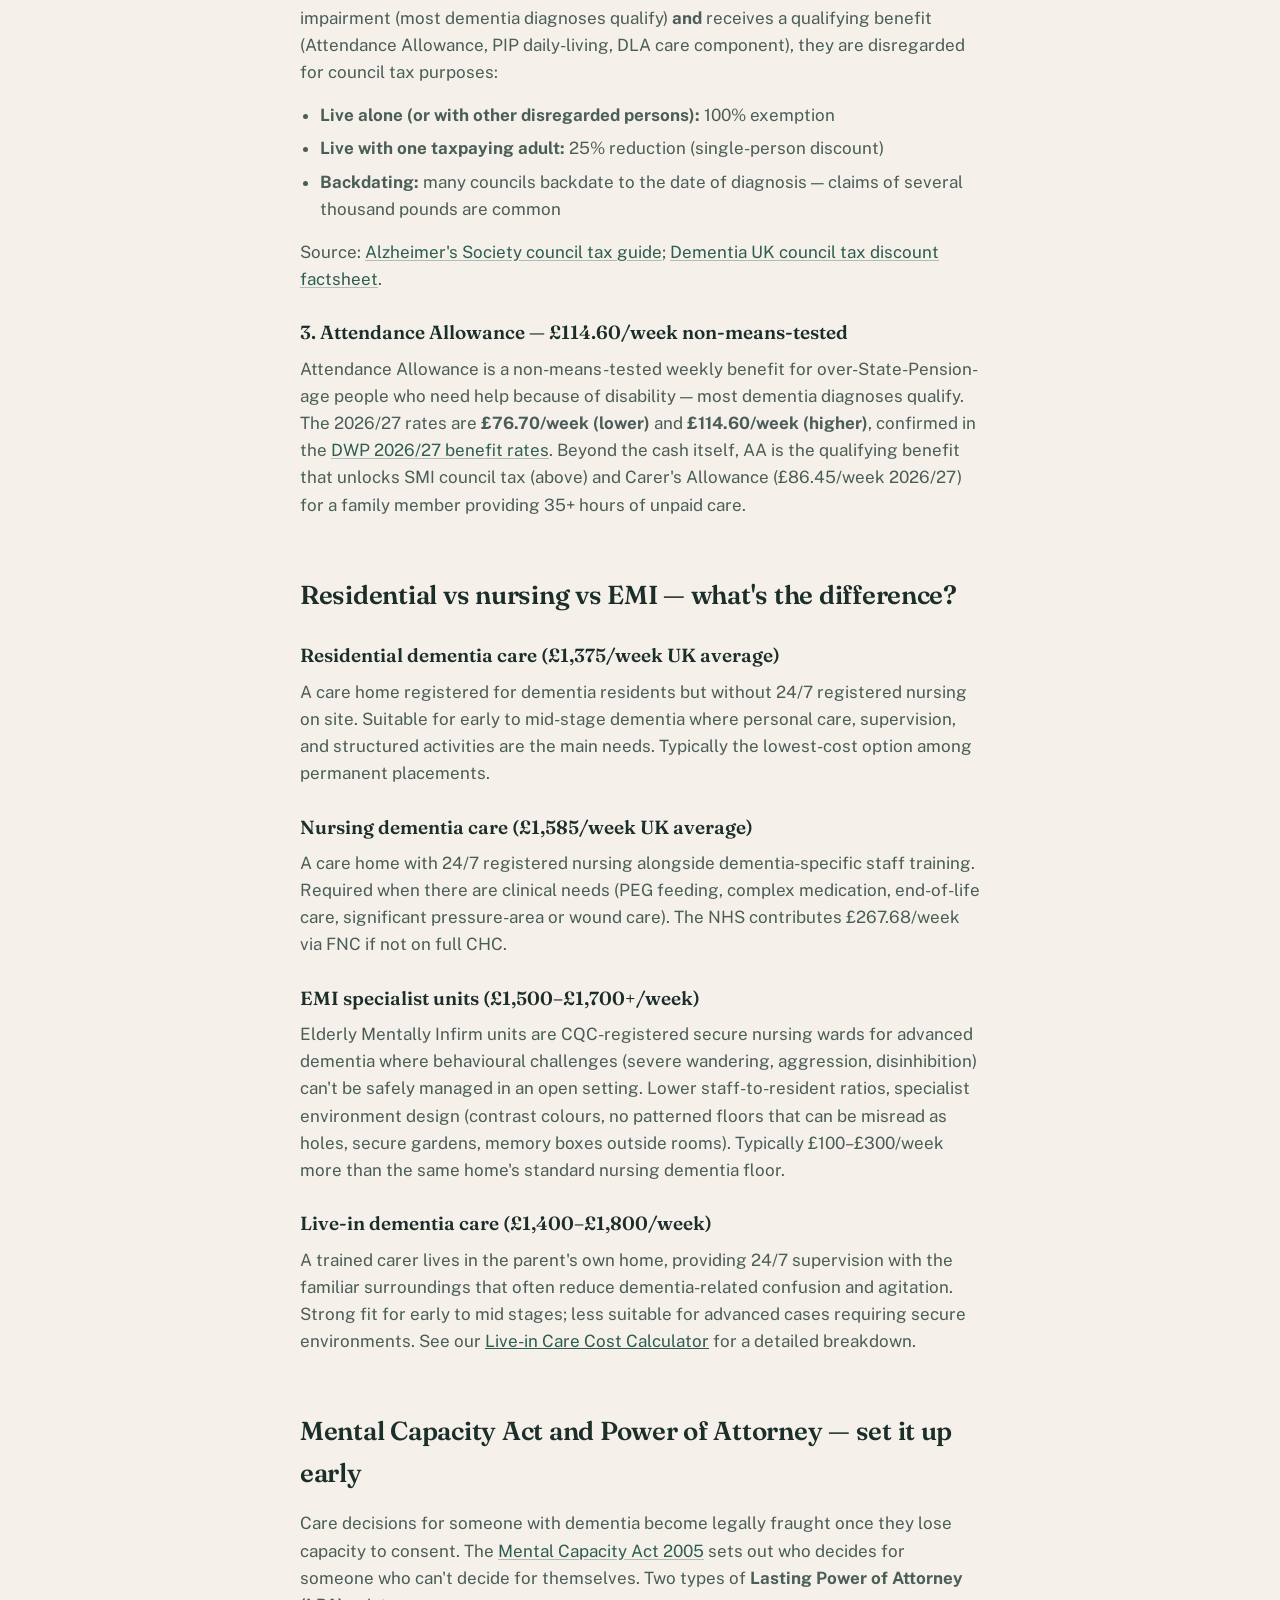
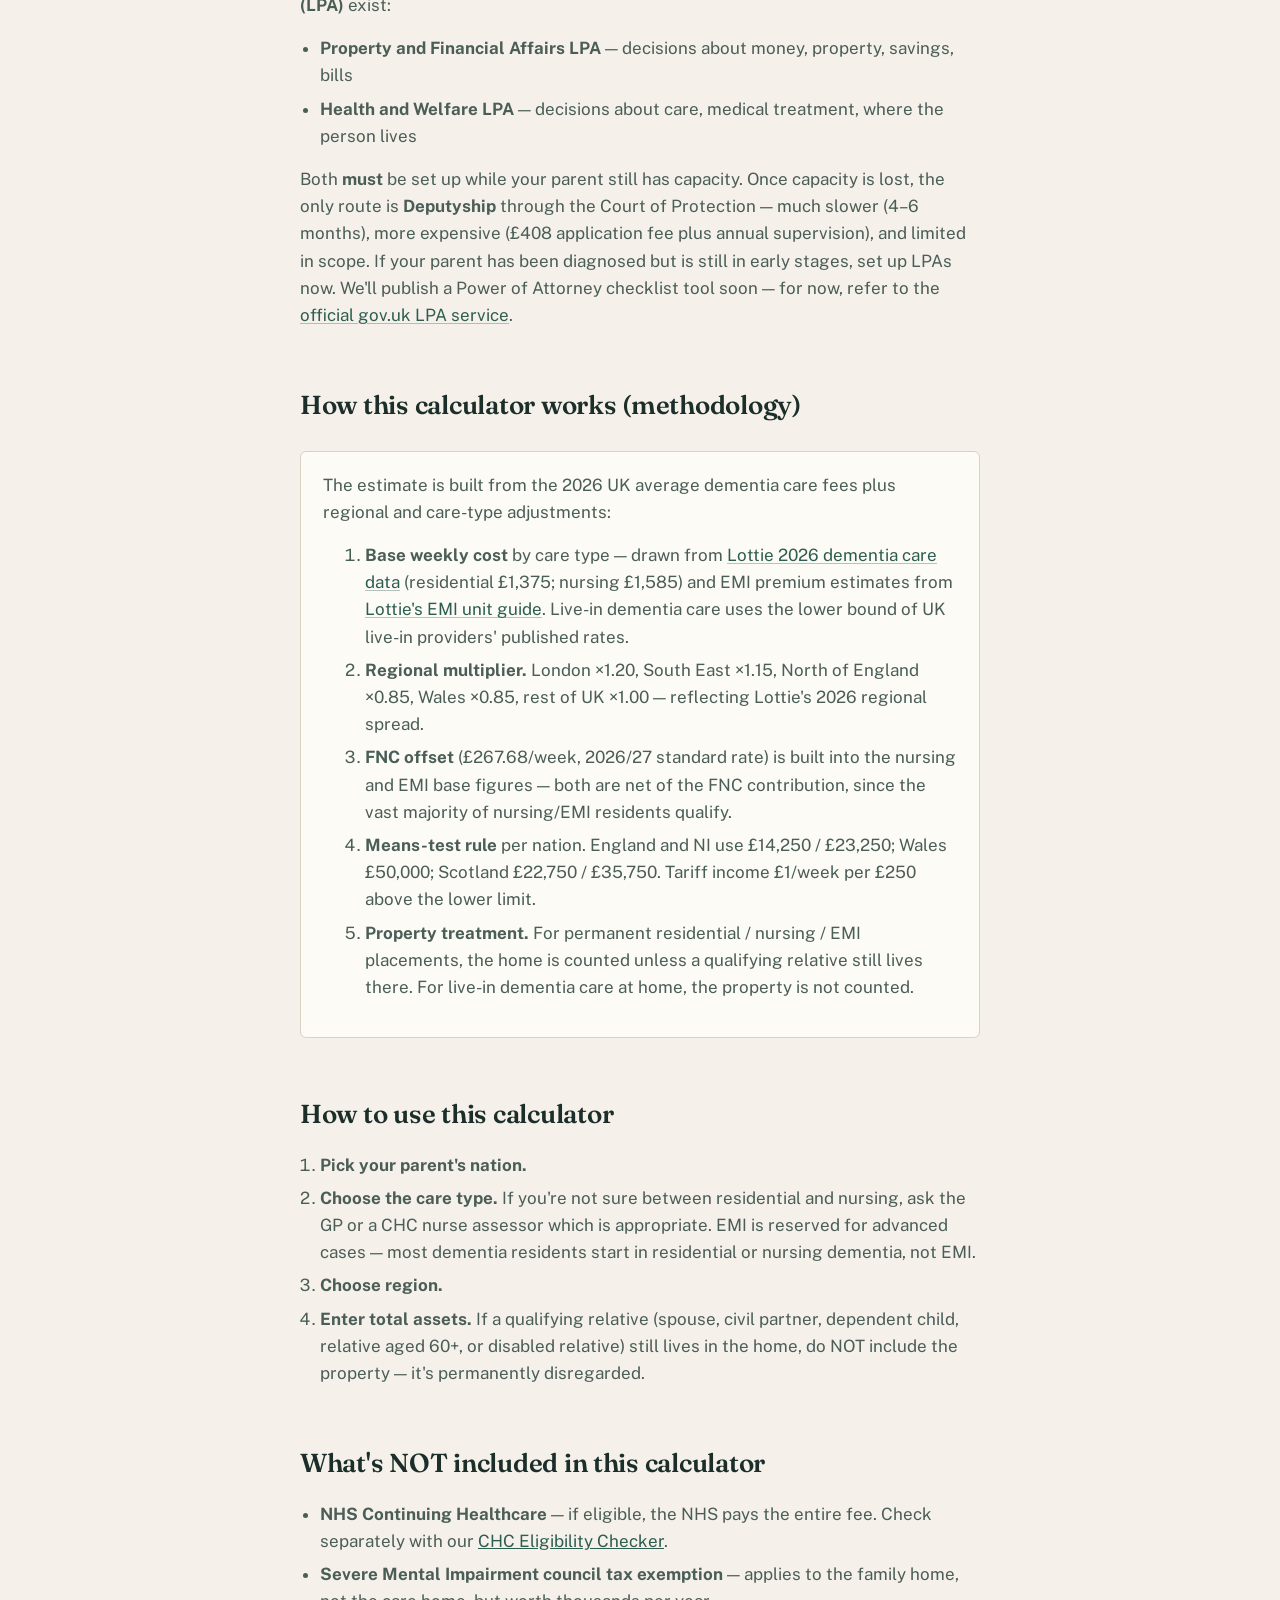
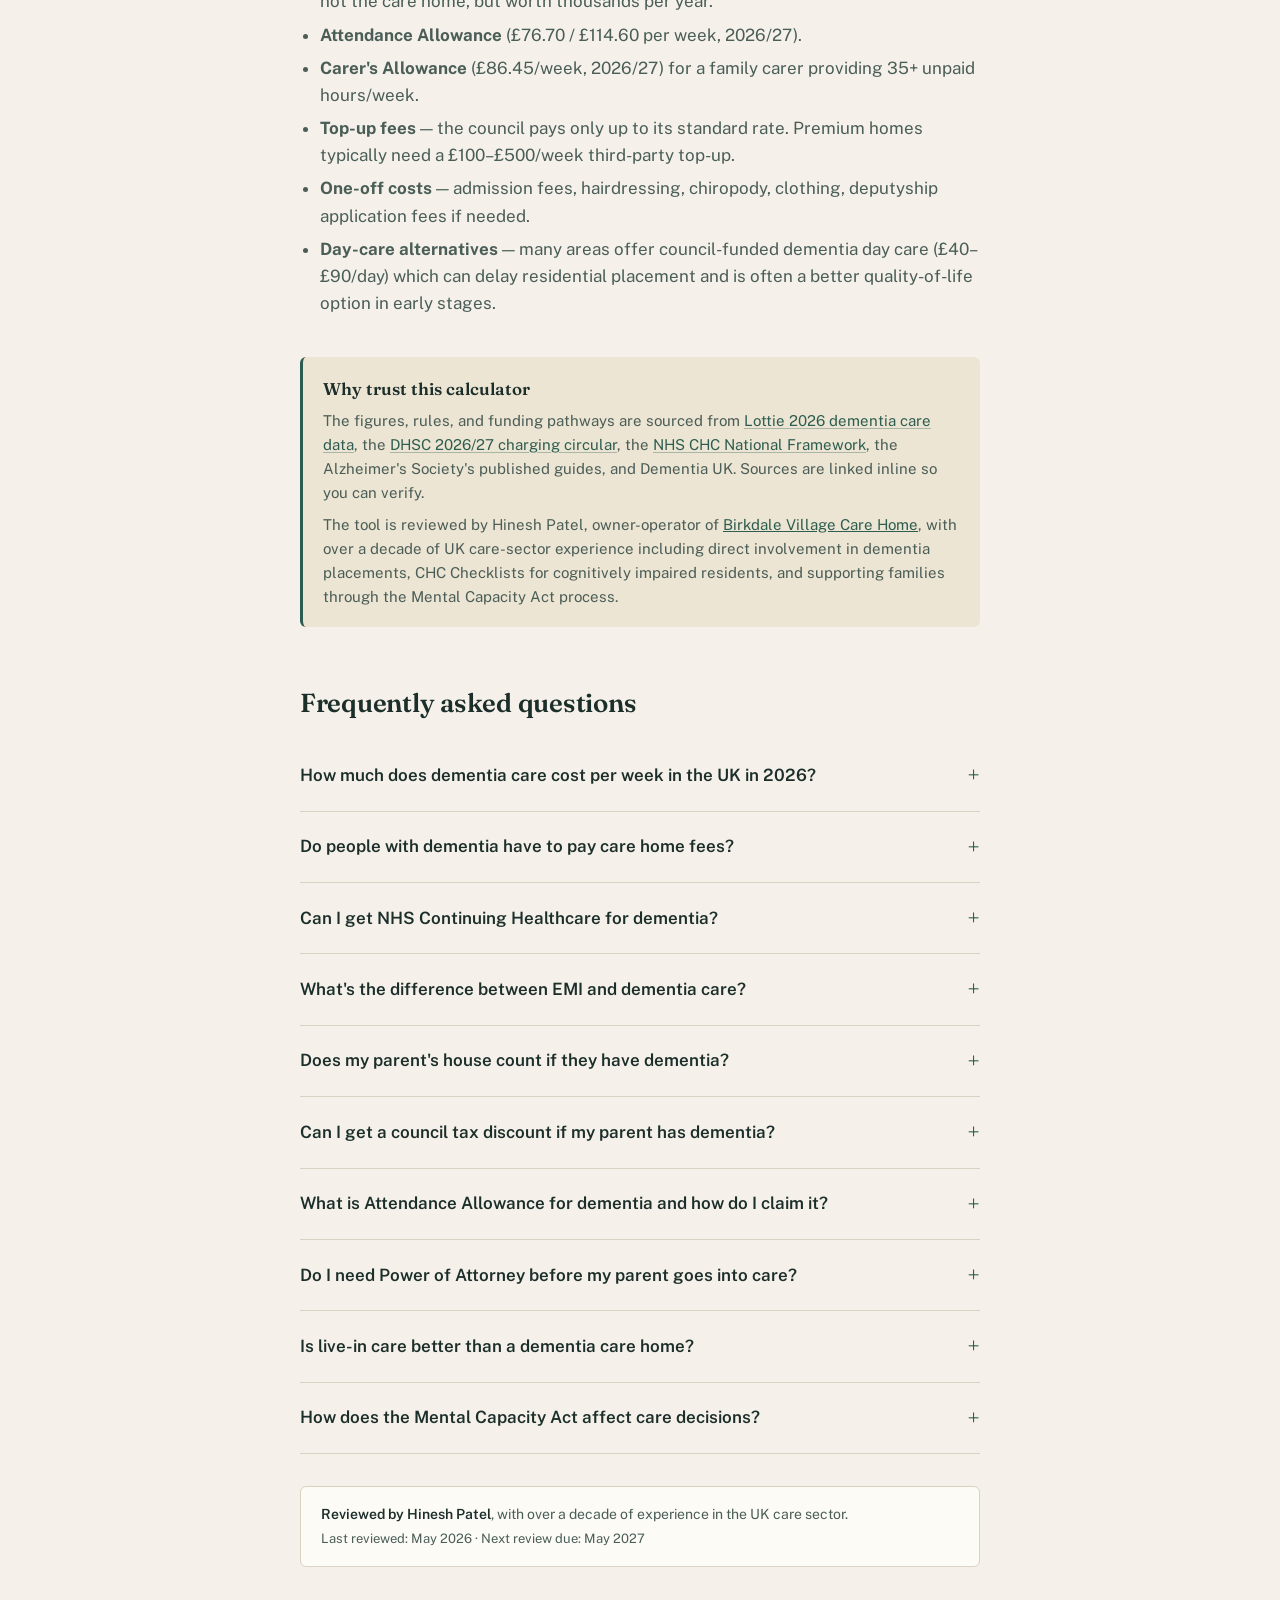
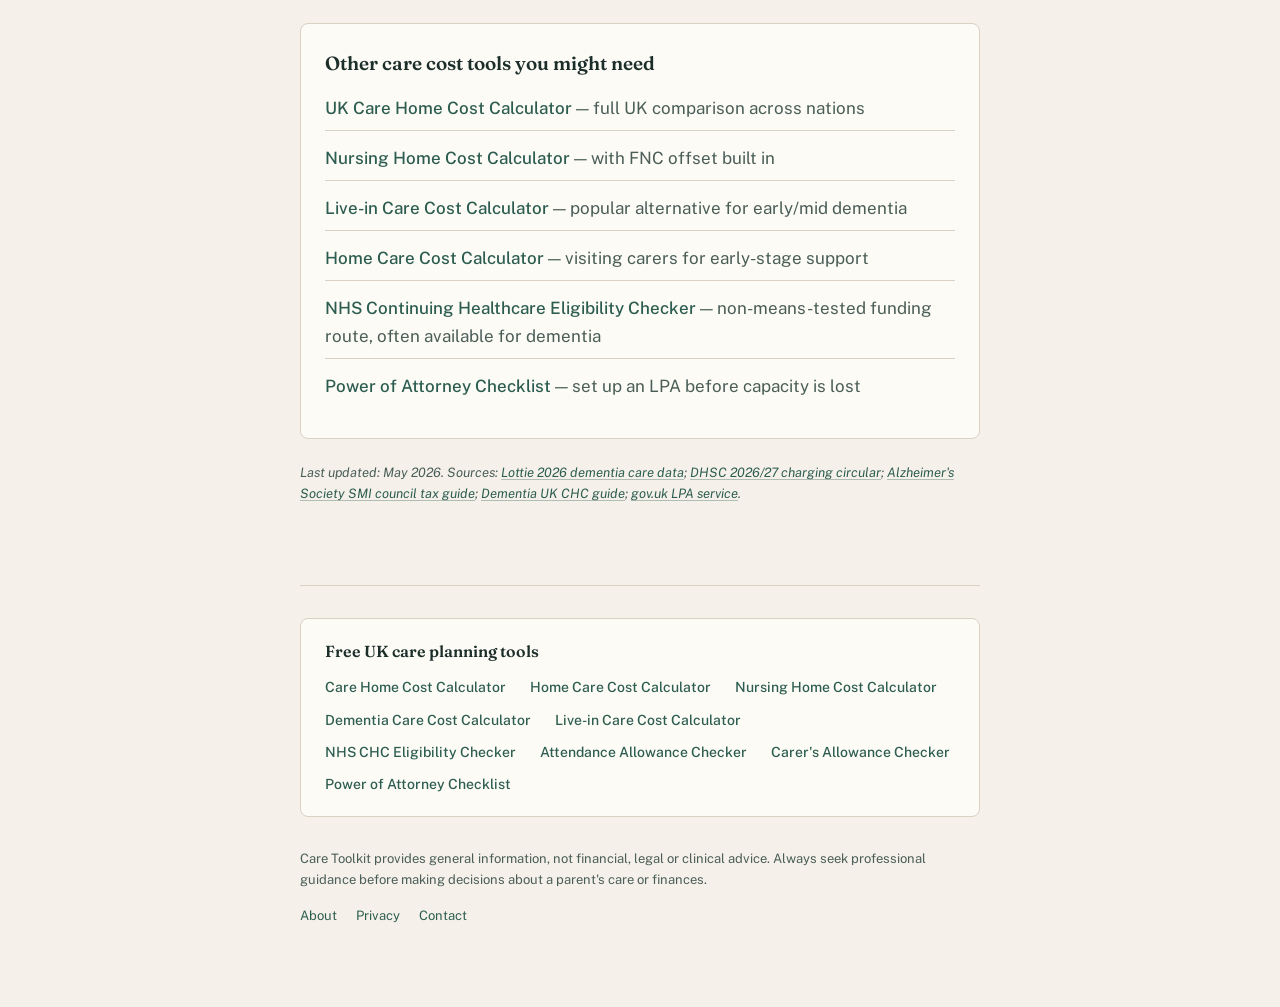
<file: dementia-care-cost-calculator-uk/index.html>
<!DOCTYPE html>
<html lang="en-GB">
<head>
<meta charset="UTF-8">
<meta name="viewport" content="width=device-width, initial-scale=1.0">
<title>Dementia Care Cost Calculator UK 2026 | Residential, Nursing &amp; EMI Fees</title>
<meta name="description" content="Free UK dementia care cost calculator. Estimates 2026 weekly fees for residential dementia (£1,375), nursing dementia (£1,585), and specialist EMI care. Reviewed by a UK care-sector professional.">
<meta name="robots" content="index, follow">
<link rel="canonical" href="https://caretoolkit.co.uk/dementia-care-cost-calculator-uk/">

<meta property="og:title" content="UK Dementia Care Cost Calculator 2026">
<meta property="og:description" content="Estimate weekly UK dementia care fees (residential, nursing, EMI specialist) and council contributions.">
<meta property="og:type" content="website">
<meta property="og:url" content="https://caretoolkit.co.uk/dementia-care-cost-calculator-uk/">
<meta property="og:locale" content="en_GB">
<meta name="twitter:card" content="summary">

<script type="application/ld+json">
{
  "@context": "https://schema.org",
  "@type": "WebApplication",
  "name": "UK Dementia Care Cost Calculator",
  "description": "Estimate weekly UK dementia care fees in 2026 across residential, nursing, and EMI specialist settings, with means-test outcome.",
  "applicationCategory": "FinanceApplication",
  "operatingSystem": "Any",
  "offers": { "@type": "Offer", "price": "0", "priceCurrency": "GBP" },
  "reviewedBy": {
    "@type": "Person",
    "name": "Hinesh Patel",
    "description": "Over a decade of experience in the UK care sector"
  }
}
</script>
<script type="application/ld+json">
{
  "@context": "https://schema.org",
  "@type": "FAQPage",
  "mainEntity": [
    { "@type": "Question", "name": "How much does dementia care cost per week in the UK in 2026?", "acceptedAnswer": { "@type": "Answer", "text": "UK 2026 averages: residential dementia care £1,375/week (Lottie 2026), nursing dementia care £1,585/week. Specialist EMI (Elderly Mentally Infirm) units typically cost £1,500-£1,700+/week. London is 15-20% higher; northern regions and Wales are 10-15% lower. Live-in dementia care at home runs £1,400-£1,800/week depending on complexity." } },
    { "@type": "Question", "name": "Do people with dementia have to pay care home fees?", "acceptedAnswer": { "@type": "Answer", "text": "Usually yes, unless they qualify for NHS Continuing Healthcare (CHC). Dementia is treated as a social care need by default, so the standard means test applies — capital above £23,250 (England) means self-funding. Many families are surprised by this because they assume Alzheimer's or vascular dementia, being medical conditions, would be NHS-funded. They're not, automatically. CHC is the route to full NHS funding for dementia, but it requires demonstrating that needs are 'primarily about health' under the National Framework." } },
    { "@type": "Question", "name": "Can I get NHS Continuing Healthcare for dementia?", "acceptedAnswer": { "@type": "Answer", "text": "Yes, in many cases — particularly for advanced or behaviourally complex dementia. The Decision Support Tool's 12 care domains include cognition, behaviour, communication, and psychological needs, all of which often score highly in dementia. CHC is more accessible for people with severe behavioural distress, unpredictability, or complex co-morbidity. Use our NHS CHC Eligibility Checker for a 10-question screening." } },
    { "@type": "Question", "name": "What's the difference between EMI and dementia care?", "acceptedAnswer": { "@type": "Answer", "text": "EMI (Elderly Mentally Infirm) is a CQC-registered nursing dementia ward designed for advanced cases where behavioural challenges can't be safely managed in an open setting. It's a subset of dementia nursing, with secure environments, lower staff-to-resident ratios, and specialist behavioural management. Dementia care more broadly covers homes registered for dementia residents — including residential dementia (no nursing) and nursing dementia. EMI is typically £100-£300/week more than the same home's standard nursing dementia floor." } },
    { "@type": "Question", "name": "Does my parent's house count if they have dementia?", "acceptedAnswer": { "@type": "Answer", "text": "For permanent residential dementia care, yes — unless a spouse, civil partner, dependent child, or qualifying relative still lives there. The 12-week property disregard gives families breathing room to plan. A Deferred Payment Agreement avoids forcing a sale. Critically: if a relative aged 60+ or someone disabled lives in the home, it's permanently disregarded. For dementia care delivered at home (live-in care or visiting carers), the home is NOT counted." } },
    { "@type": "Question", "name": "Can I get a council tax discount if my parent has dementia?", "acceptedAnswer": { "@type": "Answer", "text": "Yes — the Severe Mental Impairment (SMI) exemption. If a doctor certifies your parent as severely mentally impaired (a clinical condition, including most dementia diagnoses) AND they receive a qualifying benefit (Attendance Allowance, PIP daily-living, DLA care component), they are disregarded for council tax. If they live alone or only with other disregarded persons: 100% exemption. If they live with one taxpaying adult: 25% reduction. Many councils backdate to the date of diagnosis — claims of several thousand pounds are common." } },
    { "@type": "Question", "name": "What is Attendance Allowance for dementia and how do I claim it?", "acceptedAnswer": { "@type": "Answer", "text": "Attendance Allowance is a non-means-tested weekly benefit for people over State Pension age who need help because of a physical or mental disability. The 2026/27 rates are £76.70 (lower) and £114.60 (higher). Most dementia diagnoses qualify. Apply through gov.uk's Attendance Allowance form (AA1A). It's also the key that unlocks Carer's Allowance for a family carer and the SMI council tax exemption." } },
    { "@type": "Question", "name": "Do I need Power of Attorney before my parent goes into care?", "acceptedAnswer": { "@type": "Answer", "text": "Set it up while they still have mental capacity — it's far harder once capacity is lost. Lasting Power of Attorney (LPA) has two types: Property &amp; Financial Affairs, and Health &amp; Welfare. Both should be considered. If capacity has already been lost, you'll need to apply for Deputyship through the Court of Protection (4-6 months, £408 application fee, ongoing supervision) — a much slower and more limited route." } },
    { "@type": "Question", "name": "Is live-in care better than a dementia care home?", "acceptedAnswer": { "@type": "Answer", "text": "It depends on the stage and the person. In early to mid dementia, staying in familiar surroundings can reduce confusion and agitation — live-in care is often genuinely better. In advanced dementia with behavioural distress, wandering, or 24/7 supervision needs, a specialist EMI or dementia nursing home may be safer and provide better quality of life. Cost is broadly comparable: £1,400-£1,800/week for live-in dementia care vs £1,375-£1,700/week for dementia residential or nursing." } },
    { "@type": "Question", "name": "How does the Mental Capacity Act affect care decisions?", "acceptedAnswer": { "@type": "Answer", "text": "The Mental Capacity Act 2005 (England &amp; Wales) sets out who can make decisions on behalf of someone who lacks capacity to make them. Capacity is decision-specific — your parent may lack capacity for complex financial decisions but retain it for everyday choices. If they have capacity, they decide. If they lack capacity AND have a registered LPA, the attorney decides (within scope). If they lack capacity with no LPA, decisions are made in their 'best interests' by professionals (with family input), and Deputyship may be needed for ongoing financial decisions." } }
  ]
}
</script>

<link rel="preconnect" href="https://fonts.googleapis.com">
<link rel="preconnect" href="https://fonts.gstatic.com" crossorigin>
<link href="https://fonts.googleapis.com/css2?family=Fraunces:opsz,wght@9..144,400;9..144,600;9..144,700&family=Public+Sans:wght@400;500;600&display=swap" rel="stylesheet">
<link rel="stylesheet" href="/assets/css/shared.css">
</head>
<body>

<div class="wrap">

<header class="site-header">
  <a href="/" class="brand-link">
    <div class="brand">Care Toolkit</div>
    <div class="brand-sub">Free tools for families navigating elderly care in the UK</div>
  </a>
  <nav class="site-nav">
    <a href="/care-home-cost-calculator/">Care Cost Calculator</a>
    <a href="/nhs-chc-eligibility-quiz/">NHS CHC Checker</a>
    <a href="/about/">About</a>
    <a href="/contact/">Contact</a>
  </nav>
</header>

<main>
<span class="year-tag">Updated for 2026/27 rules</span>
<h1>UK Dementia Care Cost Calculator</h1>
<p class="intro">Estimate the weekly cost of dementia care in the UK across residential, nursing, and EMI specialist settings, based on 2026 industry data. Includes the means-test outcome and points to specific funding routes that often help dementia families (NHS CHC, Severe Mental Impairment council tax exemption, Attendance Allowance). Reviewed by a working UK care-home operator.</p>

<!-- AD SLOT: top. Switch on after AdSense approval. -->
<div class="ad-slot">Ad slot (top)</div>

<section class="calc" aria-label="Dementia care cost calculator">

  <div class="field">
    <label for="country">Where will the care be provided? <span class="hint">— rules differ across the UK</span></label>
    <select id="country">
      <option value="england">England</option>
      <option value="wales">Wales</option>
      <option value="scotland">Scotland</option>
      <option value="ni">Northern Ireland</option>
    </select>
  </div>

  <div class="field">
    <label for="careType">Type of dementia care</label>
    <select id="careType">
      <option value="residential" selected>Residential dementia care (no nursing)</option>
      <option value="nursing">Nursing dementia care (24/7 RN on site)</option>
      <option value="emi">EMI specialist unit (advanced behavioural needs)</option>
      <option value="livein">Live-in dementia care (at home)</option>
    </select>
  </div>

  <div class="field">
    <label for="region">Region</label>
    <select id="region">
      <option value="london">London</option>
      <option value="southeast">South East</option>
      <option value="average" selected>Rest of UK average</option>
      <option value="north">North of England</option>
      <option value="walesregion">Wales</option>
    </select>
  </div>

  <div class="field">
    <label for="assets">Total assets (£) <span class="hint">— savings + property (only if counted)</span></label>
    <input type="number" id="assets" min="0" step="1000" value="50000" inputmode="numeric">
  </div>

  <div class="results" id="results" aria-live="polite">
    <div class="result-headline">
      <span class="result-label">Estimated weekly cost</span>
      <span class="result-value" id="weekly">£—</span>
    </div>
    <div class="result-row">
      <span class="result-label">Annual cost</span>
      <span class="result-value" id="annual">£—</span>
    </div>
    <div class="result-row">
      <span class="result-label">Means-test status</span>
      <span class="result-value" id="meansStatus" style="font-size: 16px;">—</span>
    </div>
    <div class="result-row">
      <span class="result-label">Likely council contribution</span>
      <span class="result-value" id="council">£—</span>
    </div>
    <div class="result-row">
      <span class="result-label">Likely you / family contribution</span>
      <span class="result-value" id="self">£—</span>
    </div>
    <div class="status" id="statusMsg"></div>
  </div>

  <div class="disclaimer">
    <strong>Important:</strong> These figures are UK averages based on 2026 industry data. Actual fees vary by ±20% within a region. Before deciding, also check whether your parent qualifies for NHS Continuing Healthcare — dementia often scores well across the cognition, behaviour and communication domains. Free guidance is available from <a href="https://www.alzheimers.org.uk" target="_blank" rel="noopener" style="color:var(--accent-warm);">Alzheimer's Society</a> (0333 150 3456) and <a href="https://www.dementiauk.org" target="_blank" rel="noopener" style="color:var(--accent-warm);">Dementia UK Admiral Nurse helpline</a> (0800 888 6678).
  </div>
</section>

<div class="worked-example">
  <h4>Worked example: Patricia, 81, mid-stage Alzheimer's, South East England</h4>
  <p>Patricia has mid-stage Alzheimer's. She still recognises her family but has had two falls, occasionally wanders at night, and her husband Brian (84, increasingly frail) can no longer safely care for her alone. They own their bungalow outright, valued at £320,000, and have £12,000 in joint savings.</p>
  <p>The family runs the calculator: <strong>England · Residential dementia care · South East · £12,000</strong>.</p>
  <ul>
    <li><strong>Weekly fee:</strong> £1,375 (residential dementia UK average) × 1.15 (South East) = £1,581/week.</li>
    <li><strong>Annual cost:</strong> ~£82,200.</li>
    <li><strong>Means test:</strong> Brian still lives in the bungalow, so the property is <strong>permanently disregarded</strong> as a qualifying-relative property. Only the £12,000 in savings counts — below the £14,250 lower limit, so capital is fully protected.</li>
    <li><strong>Patricia's contribution:</strong> most of her pension income (~£100/week after the £31.80 Personal Expenses Allowance), plus the council assesses Brian's situation separately. Patricia is not forced to liquidate joint accounts in a way that leaves Brian destitute.</li>
    <li><strong>Council pays:</strong> approximately £1,481/week (the rest, up to the council's standard rate — there may be a top-up if the chosen home charges above that rate).</li>
  </ul>
  <div class="we-result"><strong>The takeaway:</strong> The "qualifying relative still lives there" rule is the single most powerful protection for dementia families. Brian doesn't have to move out, and the bungalow is safe. Separately, Patricia's family should request an NHS CHC Checklist (her cognition + behaviour scores will likely be moderate-to-high) and apply for Attendance Allowance (£114.60/week) plus the Severe Mental Impairment council tax exemption — together these are worth thousands per year.</div>
</div>

<!-- AD SLOT: mid. Switch on after AdSense approval. -->
<div class="ad-slot">Ad slot (mid)</div>

<h2>Three funding routes families with dementia often miss</h2>

<h3>1. NHS Continuing Healthcare (CHC) — fully NHS-funded</h3>
<p>If your parent's needs are <strong>primarily about health</strong> rather than social care, the NHS pays the full cost — wherever care is delivered. CHC is non-means-tested. The Decision Support Tool's 12 care domains include cognition, behaviour, communication, and psychological needs — all of which typically score moderate to high in dementia. CHC is harder to win than FNC, but every dementia family should consider requesting a Checklist screening. Use our <a href="/nhs-chc-eligibility-quiz/">NHS CHC Eligibility Checker</a> for a 10-question self-assessment based on the official 2022 National Framework.</p>

<h3>2. Severe Mental Impairment (SMI) council tax exemption</h3>
<p>This is entirely separate from care funding but applies to most dementia families and is heavily under-claimed. If your parent has a doctor's diagnosis of severe mental impairment (most dementia diagnoses qualify) <strong>and</strong> receives a qualifying benefit (Attendance Allowance, PIP daily-living, DLA care component), they are disregarded for council tax purposes:</p>
<ul>
  <li><strong>Live alone (or with other disregarded persons):</strong> 100% exemption</li>
  <li><strong>Live with one taxpaying adult:</strong> 25% reduction (single-person discount)</li>
  <li><strong>Backdating:</strong> many councils backdate to the date of diagnosis — claims of several thousand pounds are common</li>
</ul>
<p>Source: <a class="body-cite" href="https://www.alzheimers.org.uk/get-support/legal-financial/discounts-disregards-exemptions-council-tax" target="_blank" rel="noopener">Alzheimer's Society council tax guide</a>; <a class="body-cite" href="https://www.dementiauk.org/information-and-support/financial-and-legal-support/council-tax-discount-for-people-living-with-dementia/" target="_blank" rel="noopener">Dementia UK council tax discount factsheet</a>.</p>

<h3>3. Attendance Allowance — £114.60/week non-means-tested</h3>
<p>Attendance Allowance is a non-means-tested weekly benefit for over-State-Pension-age people who need help because of disability — most dementia diagnoses qualify. The 2026/27 rates are <strong>£76.70/week (lower)</strong> and <strong>£114.60/week (higher)</strong>, confirmed in the <a class="body-cite" href="https://www.gov.uk/government/publications/benefit-and-pension-rates-2026-to-2027/proposed-benefit-and-pension-rates-2026-to-2027" target="_blank" rel="noopener">DWP 2026/27 benefit rates</a>. Beyond the cash itself, AA is the qualifying benefit that unlocks SMI council tax (above) and Carer's Allowance (£86.45/week 2026/27) for a family member providing 35+ hours of unpaid care.</p>

<h2>Residential vs nursing vs EMI — what's the difference?</h2>

<h3>Residential dementia care (£1,375/week UK average)</h3>
<p>A care home registered for dementia residents but without 24/7 registered nursing on site. Suitable for early to mid-stage dementia where personal care, supervision, and structured activities are the main needs. Typically the lowest-cost option among permanent placements.</p>

<h3>Nursing dementia care (£1,585/week UK average)</h3>
<p>A care home with 24/7 registered nursing alongside dementia-specific staff training. Required when there are clinical needs (PEG feeding, complex medication, end-of-life care, significant pressure-area or wound care). The NHS contributes £267.68/week via FNC if not on full CHC.</p>

<h3>EMI specialist units (£1,500–£1,700+/week)</h3>
<p>Elderly Mentally Infirm units are CQC-registered secure nursing wards for advanced dementia where behavioural challenges (severe wandering, aggression, disinhibition) can't be safely managed in an open setting. Lower staff-to-resident ratios, specialist environment design (contrast colours, no patterned floors that can be misread as holes, secure gardens, memory boxes outside rooms). Typically £100–£300/week more than the same home's standard nursing dementia floor.</p>

<h3>Live-in dementia care (£1,400–£1,800/week)</h3>
<p>A trained carer lives in the parent's own home, providing 24/7 supervision with the familiar surroundings that often reduce dementia-related confusion and agitation. Strong fit for early to mid stages; less suitable for advanced cases requiring secure environments. See our <a href="/live-in-care-cost-calculator-uk/">Live-in Care Cost Calculator</a> for a detailed breakdown.</p>

<h2>Mental Capacity Act and Power of Attorney — set it up early</h2>
<p>Care decisions for someone with dementia become legally fraught once they lose capacity to consent. The <a class="body-cite" href="https://www.alzheimers.org.uk/get-support/legal-financial/dementia-mental-capacity-act" target="_blank" rel="noopener">Mental Capacity Act 2005</a> sets out who decides for someone who can't decide for themselves. Two types of <strong>Lasting Power of Attorney (LPA)</strong> exist:</p>
<ul>
  <li><strong>Property and Financial Affairs LPA</strong> — decisions about money, property, savings, bills</li>
  <li><strong>Health and Welfare LPA</strong> — decisions about care, medical treatment, where the person lives</li>
</ul>
<p>Both <strong>must</strong> be set up while your parent still has capacity. Once capacity is lost, the only route is <strong>Deputyship</strong> through the Court of Protection — much slower (4–6 months), more expensive (£408 application fee plus annual supervision), and limited in scope. If your parent has been diagnosed but is still in early stages, set up LPAs now. We'll publish a Power of Attorney checklist tool soon — for now, refer to the <a class="body-cite" href="https://www.gov.uk/power-of-attorney/make-lasting-power" target="_blank" rel="noopener">official gov.uk LPA service</a>.</p>

<h2>How this calculator works (methodology)</h2>
<div class="methodology">
  <p>The estimate is built from the 2026 UK average dementia care fees plus regional and care-type adjustments:</p>
  <ol>
    <li><strong>Base weekly cost</strong> by care type — drawn from <a class="body-cite" href="https://lottie.org/fees-funding/dementia-care-home-costs/" target="_blank" rel="noopener">Lottie 2026 dementia care data</a> (residential £1,375; nursing £1,585) and EMI premium estimates from <a class="body-cite" href="https://lottie.org/care-guides/what-is-an-emi-unit-in-a-care-home/" target="_blank" rel="noopener">Lottie's EMI unit guide</a>. Live-in dementia care uses the lower bound of UK live-in providers' published rates.</li>
    <li><strong>Regional multiplier.</strong> London ×1.20, South East ×1.15, North of England ×0.85, Wales ×0.85, rest of UK ×1.00 — reflecting Lottie's 2026 regional spread.</li>
    <li><strong>FNC offset</strong> (£267.68/week, 2026/27 standard rate) is built into the nursing and EMI base figures — both are net of the FNC contribution, since the vast majority of nursing/EMI residents qualify.</li>
    <li><strong>Means-test rule</strong> per nation. England and NI use £14,250 / £23,250; Wales £50,000; Scotland £22,750 / £35,750. Tariff income £1/week per £250 above the lower limit.</li>
    <li><strong>Property treatment.</strong> For permanent residential / nursing / EMI placements, the home is counted unless a qualifying relative still lives there. For live-in dementia care at home, the property is not counted.</li>
  </ol>
</div>

<h2>How to use this calculator</h2>
<ol>
  <li><strong>Pick your parent's nation.</strong></li>
  <li><strong>Choose the care type.</strong> If you're not sure between residential and nursing, ask the GP or a CHC nurse assessor which is appropriate. EMI is reserved for advanced cases — most dementia residents start in residential or nursing dementia, not EMI.</li>
  <li><strong>Choose region.</strong></li>
  <li><strong>Enter total assets.</strong> If a qualifying relative (spouse, civil partner, dependent child, relative aged 60+, or disabled relative) still lives in the home, do NOT include the property — it's permanently disregarded.</li>
</ol>

<h2>What's NOT included in this calculator</h2>
<ul>
  <li><strong>NHS Continuing Healthcare</strong> — if eligible, the NHS pays the entire fee. Check separately with our <a href="/nhs-chc-eligibility-quiz/">CHC Eligibility Checker</a>.</li>
  <li><strong>Severe Mental Impairment council tax exemption</strong> — applies to the family home, not the care home, but worth thousands per year.</li>
  <li><strong>Attendance Allowance</strong> (£76.70 / £114.60 per week, 2026/27).</li>
  <li><strong>Carer's Allowance</strong> (£86.45/week, 2026/27) for a family carer providing 35+ unpaid hours/week.</li>
  <li><strong>Top-up fees</strong> — the council pays only up to its standard rate. Premium homes typically need a £100–£500/week third-party top-up.</li>
  <li><strong>One-off costs</strong> — admission fees, hairdressing, chiropody, clothing, deputyship application fees if needed.</li>
  <li><strong>Day-care alternatives</strong> — many areas offer council-funded dementia day care (£40–£90/day) which can delay residential placement and is often a better quality-of-life option in early stages.</li>
</ul>

<div class="trust-block">
  <strong>Why trust this calculator</strong>
  <p>The figures, rules, and funding pathways are sourced from <a class="body-cite" href="https://lottie.org/fees-funding/dementia-care-home-costs/" target="_blank" rel="noopener">Lottie 2026 dementia care data</a>, the <a class="body-cite" href="https://www.gov.uk/government/publications/social-care-charging-for-local-authorities-2026-to-2027/social-care-charging-for-care-and-support-2026-to-2027-local-authority-circular" target="_blank" rel="noopener">DHSC 2026/27 charging circular</a>, the <a class="body-cite" href="https://www.gov.uk/government/publications/national-framework-for-nhs-continuing-healthcare-and-nhs-funded-nursing-care" target="_blank" rel="noopener">NHS CHC National Framework</a>, the Alzheimer's Society's published guides, and Dementia UK. Sources are linked inline so you can verify.</p>
  <p>The tool is reviewed by Hinesh Patel, owner-operator of <a href="https://www.birkdalevillagecarehome.co.uk" target="_blank" rel="noopener">Birkdale Village Care Home</a>, with over a decade of UK care-sector experience including direct involvement in dementia placements, CHC Checklists for cognitively impaired residents, and supporting families through the Mental Capacity Act process.</p>
</div>

<h2>Frequently asked questions</h2>

<details><summary>How much does dementia care cost per week in the UK in 2026?</summary>
<p>UK 2026 averages: residential dementia care £1,375/week, nursing dementia care £1,585/week. Specialist EMI units typically cost £1,500–£1,700+/week. London is 15–20% higher; northern regions and Wales are 10–15% lower. Live-in dementia care at home runs £1,400–£1,800/week depending on complexity.</p></details>

<details><summary>Do people with dementia have to pay care home fees?</summary>
<p>Usually yes, unless they qualify for NHS Continuing Healthcare (CHC). Dementia is treated as a social care need by default, so the standard means test applies — capital above £23,250 (England) means self-funding. Many families are surprised by this because they assume Alzheimer's or vascular dementia, being medical conditions, would be NHS-funded. They're not, automatically. CHC is the route to full NHS funding for dementia, but it requires demonstrating that needs are 'primarily about health' under the National Framework.</p></details>

<details><summary>Can I get NHS Continuing Healthcare for dementia?</summary>
<p>Yes, in many cases — particularly for advanced or behaviourally complex dementia. The Decision Support Tool's 12 care domains include cognition, behaviour, communication, and psychological needs, all of which often score highly in dementia. CHC is more accessible for people with severe behavioural distress, unpredictability, or complex co-morbidity. Use our <a href="/nhs-chc-eligibility-quiz/">NHS CHC Eligibility Checker</a> for a 10-question screening.</p></details>

<details><summary>What's the difference between EMI and dementia care?</summary>
<p>EMI (Elderly Mentally Infirm) is a CQC-registered nursing dementia ward designed for advanced cases where behavioural challenges can't be safely managed in an open setting. It's a subset of dementia nursing, with secure environments, lower staff-to-resident ratios, and specialist behavioural management. Dementia care more broadly covers homes registered for dementia residents — including residential dementia (no nursing) and nursing dementia. EMI is typically £100–£300/week more than the same home's standard nursing dementia floor.</p></details>

<details><summary>Does my parent's house count if they have dementia?</summary>
<p>For permanent residential dementia care, yes — unless a spouse, civil partner, dependent child, or qualifying relative still lives there. The 12-week property disregard gives families breathing room to plan. A Deferred Payment Agreement avoids forcing a sale. Critically: if a relative aged 60+ or someone disabled lives in the home, it's permanently disregarded. For dementia care delivered at home (live-in care or visiting carers), the home is NOT counted.</p></details>

<details><summary>Can I get a council tax discount if my parent has dementia?</summary>
<p>Yes — the Severe Mental Impairment (SMI) exemption. If a doctor certifies your parent as severely mentally impaired (a clinical condition, including most dementia diagnoses) AND they receive a qualifying benefit (Attendance Allowance, PIP daily-living, DLA care component), they are disregarded for council tax. If they live alone or only with other disregarded persons: 100% exemption. If they live with one taxpaying adult: 25% reduction. Many councils backdate to the date of diagnosis — claims of several thousand pounds are common.</p></details>

<details><summary>What is Attendance Allowance for dementia and how do I claim it?</summary>
<p>Attendance Allowance is a non-means-tested weekly benefit for people over State Pension age who need help because of a physical or mental disability. The 2026/27 rates are £76.70 (lower) and £114.60 (higher). Most dementia diagnoses qualify. Apply through gov.uk's Attendance Allowance form (AA1A). It's also the key that unlocks Carer's Allowance for a family carer and the SMI council tax exemption.</p></details>

<details><summary>Do I need Power of Attorney before my parent goes into care?</summary>
<p>Set it up while they still have mental capacity — it's far harder once capacity is lost. Lasting Power of Attorney (LPA) has two types: Property &amp; Financial Affairs, and Health &amp; Welfare. Both should be considered. If capacity has already been lost, you'll need to apply for Deputyship through the Court of Protection (4–6 months, £408 application fee, ongoing supervision) — a much slower and more limited route.</p></details>

<details><summary>Is live-in care better than a dementia care home?</summary>
<p>It depends on the stage and the person. In early to mid dementia, staying in familiar surroundings can reduce confusion and agitation — live-in care is often genuinely better. In advanced dementia with behavioural distress, wandering, or 24/7 supervision needs, a specialist EMI or dementia nursing home may be safer and provide better quality of life. Cost is broadly comparable: £1,400–£1,800/week for live-in dementia care vs £1,375–£1,700/week for dementia residential or nursing. See our <a href="/live-in-care-cost-calculator-uk/">Live-in Care Cost Calculator</a> for direct comparison.</p></details>

<details><summary>How does the Mental Capacity Act affect care decisions?</summary>
<p>The Mental Capacity Act 2005 (England &amp; Wales) sets out who can make decisions on behalf of someone who lacks capacity to make them. Capacity is decision-specific — your parent may lack capacity for complex financial decisions but retain it for everyday choices. If they have capacity, they decide. If they lack capacity AND have a registered LPA, the attorney decides (within scope). If they lack capacity with no LPA, decisions are made in their 'best interests' by professionals (with family input), and Deputyship may be needed for ongoing financial decisions.</p></details>

<div class="reviewed-by">
  <span class="reviewer-name">Reviewed by Hinesh Patel</span>, with over a decade of experience in the UK care sector.
  <div class="review-dates">Last reviewed: May 2026 · Next review due: May 2027</div>
</div>

<aside class="related">
  <h3>Other care cost tools you might need</h3>
  <ul>
    <li><a href="/care-home-cost-calculator/">UK Care Home Cost Calculator</a> — full UK comparison across nations</li>
    <li><a href="/nursing-home-cost-calculator-uk/">Nursing Home Cost Calculator</a> — with FNC offset built in</li>
    <li><a href="/live-in-care-cost-calculator-uk/">Live-in Care Cost Calculator</a> — popular alternative for early/mid dementia</li>
    <li><a href="/home-care-cost-calculator-uk/">Home Care Cost Calculator</a> — visiting carers for early-stage support</li>
    <li><a href="/nhs-chc-eligibility-quiz/">NHS Continuing Healthcare Eligibility Checker</a> — non-means-tested funding route, often available for dementia</li>
    <li><a href="/power-of-attorney-checklist/">Power of Attorney Checklist</a> — set up an LPA before capacity is lost</li>
  </ul>
</aside>

<p class="last-updated">Last updated: May 2026. Sources: <a class="body-cite" href="https://lottie.org/fees-funding/dementia-care-home-costs/" target="_blank" rel="noopener">Lottie 2026 dementia care data</a>; <a class="body-cite" href="https://www.gov.uk/government/publications/social-care-charging-for-local-authorities-2026-to-2027/social-care-charging-for-care-and-support-2026-to-2027-local-authority-circular" target="_blank" rel="noopener">DHSC 2026/27 charging circular</a>; <a class="body-cite" href="https://www.alzheimers.org.uk/get-support/legal-financial/discounts-disregards-exemptions-council-tax" target="_blank" rel="noopener">Alzheimer's Society SMI council tax guide</a>; <a class="body-cite" href="https://www.dementiauk.org/information-and-support/financial-and-legal-support/guide-to-continuing-healthcare-chc-funding/" target="_blank" rel="noopener">Dementia UK CHC guide</a>; <a class="body-cite" href="https://www.gov.uk/power-of-attorney/make-lasting-power" target="_blank" rel="noopener">gov.uk LPA service</a>.</p>

</main>

<footer class="site-footer">
  <div class="popular-tools-footer">
    <h4>Free UK care planning tools</h4>
    <ul>
      <li><a href="/care-home-cost-calculator/">Care Home Cost Calculator</a></li>
      <li><a href="/home-care-cost-calculator-uk/">Home Care Cost Calculator</a></li>
      <li><a href="/nursing-home-cost-calculator-uk/">Nursing Home Cost Calculator</a></li>
      <li><a href="/dementia-care-cost-calculator-uk/">Dementia Care Cost Calculator</a></li>
      <li><a href="/live-in-care-cost-calculator-uk/">Live-in Care Cost Calculator</a></li>
      <li><a href="/nhs-chc-eligibility-quiz/">NHS CHC Eligibility Checker</a></li>
      <li><a href="/attendance-allowance-checker/">Attendance Allowance Checker</a></li>
      <li><a href="/carers-allowance-checker/">Carer's Allowance Checker</a></li>
      <li><a href="/power-of-attorney-checklist/">Power of Attorney Checklist</a></li>
    </ul>
  </div>
  <p>Care Toolkit provides general information, not financial, legal or clinical advice. Always seek professional guidance before making decisions about a parent's care or finances.</p>
  <div class="footer-links">
    <a href="/about/">About</a>
    <a href="/privacy/">Privacy</a>
    <a href="/contact/">Contact</a>
  </div>
</footer>

</div>

<div class="cookie-banner" id="cookie-banner">
  <div class="cookie-banner-inner">
    <p>We use cookies to analyse site traffic and serve relevant ads. You can accept or reject these — only essential cookies are used otherwise. <a href="/privacy/">Read our privacy policy</a>.</p>
    <div class="cookie-actions">
      <button class="cookie-btn reject" id="cookie-reject">Reject</button>
      <button class="cookie-btn accept" id="cookie-accept">Accept</button>
    </div>
  </div>
</div>

<script src="/assets/js/shared.js"></script>
<script>
const BASE_COSTS = {
  'residential': 1375,
  'nursing':     1585,
  'emi':         1700,
  'livein':      1500
};
const REGION_MULT = {
  'london':      1.20,
  'southeast':   1.15,
  'average':     1.00,
  'north':       0.85,
  'walesregion': 0.85
};
const THRESHOLDS = {
  'england':  { lower: 14250, upper: 23250 },
  'ni':       { lower: 14250, upper: 23250 },
  'wales':    { lower: 50000, upper: 50000 },
  'scotland': { lower: 22750, upper: 35750 }
};
const fmt = (n) => '£' + Math.round(n).toLocaleString('en-GB');

function calculate() {
  const country  = document.getElementById('country').value;
  const careType = document.getElementById('careType').value;
  const region   = document.getElementById('region').value;
  const assets   = Math.max(0, parseFloat(document.getElementById('assets').value) || 0);

  const weekly = BASE_COSTS[careType] * REGION_MULT[region];
  const annual = weekly * 52;
  const isHomeCare = careType === 'livein';

  document.getElementById('weekly').textContent = fmt(weekly) + ' / week';
  document.getElementById('annual').textContent = fmt(annual);

  const t = THRESHOLDS[country];
  let status = '', councilPay = 0, selfPay = weekly, msg = '';

  if (country === 'wales') {
    if (assets > t.upper) {
      status = 'Self-funder';
      msg = '<strong>You will likely pay the full cost.</strong> Wales uses a single £50,000 capital limit; above this, you self-fund.';
    } else {
      status = 'Council may contribute';
      councilPay = weekly * 0.5;
      selfPay = weekly - councilPay;
      msg = '<strong>Your council may contribute.</strong> Below £50,000 in capital, Wales assesses your income to set the contribution.';
    }
  } else if (country === 'scotland') {
    if (assets > t.upper) {
      status = 'Self-funder (with free personal care)';
      councilPay = isHomeCare ? 250 : 350;
      selfPay = weekly - councilPay;
      msg = '<strong>Personal care is free in Scotland.</strong> Council contributes toward personal/nursing components; you cover accommodation and the rest.';
    } else if (assets > t.lower) {
      status = 'Tariff contribution';
      const tariff = Math.ceil((assets - t.lower) / 250);
      councilPay = Math.max(0, weekly - tariff - 250);
      selfPay = weekly - councilPay;
      msg = `<strong>Tariff zone</strong> — about £${tariff}/week from capital plus your income.`;
    } else {
      status = 'Means-tested support';
      councilPay = weekly * 0.75;
      selfPay = weekly - councilPay;
      msg = '<strong>Capital below £22,750</strong> — the council will fund most of the placement.';
    }
  } else {
    if (assets > t.upper) {
      status = 'Self-funder';
      councilPay = 0;
      selfPay = weekly;
      msg = `<strong>You will pay the full cost.</strong> Capital above £${t.upper.toLocaleString()} means no council support — though NHS Continuing Healthcare may apply, especially for advanced dementia. ${isHomeCare ? '' : 'The home is counted in capital unless a qualifying relative still lives there.'}`;
    } else if (assets > t.lower) {
      const tariff = Math.ceil((assets - t.lower) / 250);
      status = `Partial council support (~£${tariff}/wk tariff)`;
      councilPay = Math.max(0, weekly - tariff - 100);
      selfPay = weekly - councilPay;
      msg = `<strong>You're in the tariff zone.</strong> About £${tariff}/week from capital plus most of income; council covers the rest, but only up to its standard rate — top-ups may apply.`;
    } else {
      status = 'Council-funded (capital protected)';
      councilPay = weekly * 0.75;
      selfPay = weekly - councilPay;
      msg = `<strong>Your capital is protected.</strong> Below £${t.lower.toLocaleString()}, capital is disregarded. Council pays most of the fee, taking pension and other income (less the £31.80 Personal Expenses Allowance).`;
    }
  }

  document.getElementById('meansStatus').textContent = status;
  document.getElementById('council').textContent = fmt(councilPay) + ' / week';
  document.getElementById('self').textContent = fmt(selfPay) + ' / week';
  document.getElementById('statusMsg').innerHTML = msg;
}

['country','careType','region','assets'].forEach(id => {
  document.getElementById(id).addEventListener('input', calculate);
  document.getElementById(id).addEventListener('change', calculate);
});
calculate();
</script>
</body>
</html>
</file>
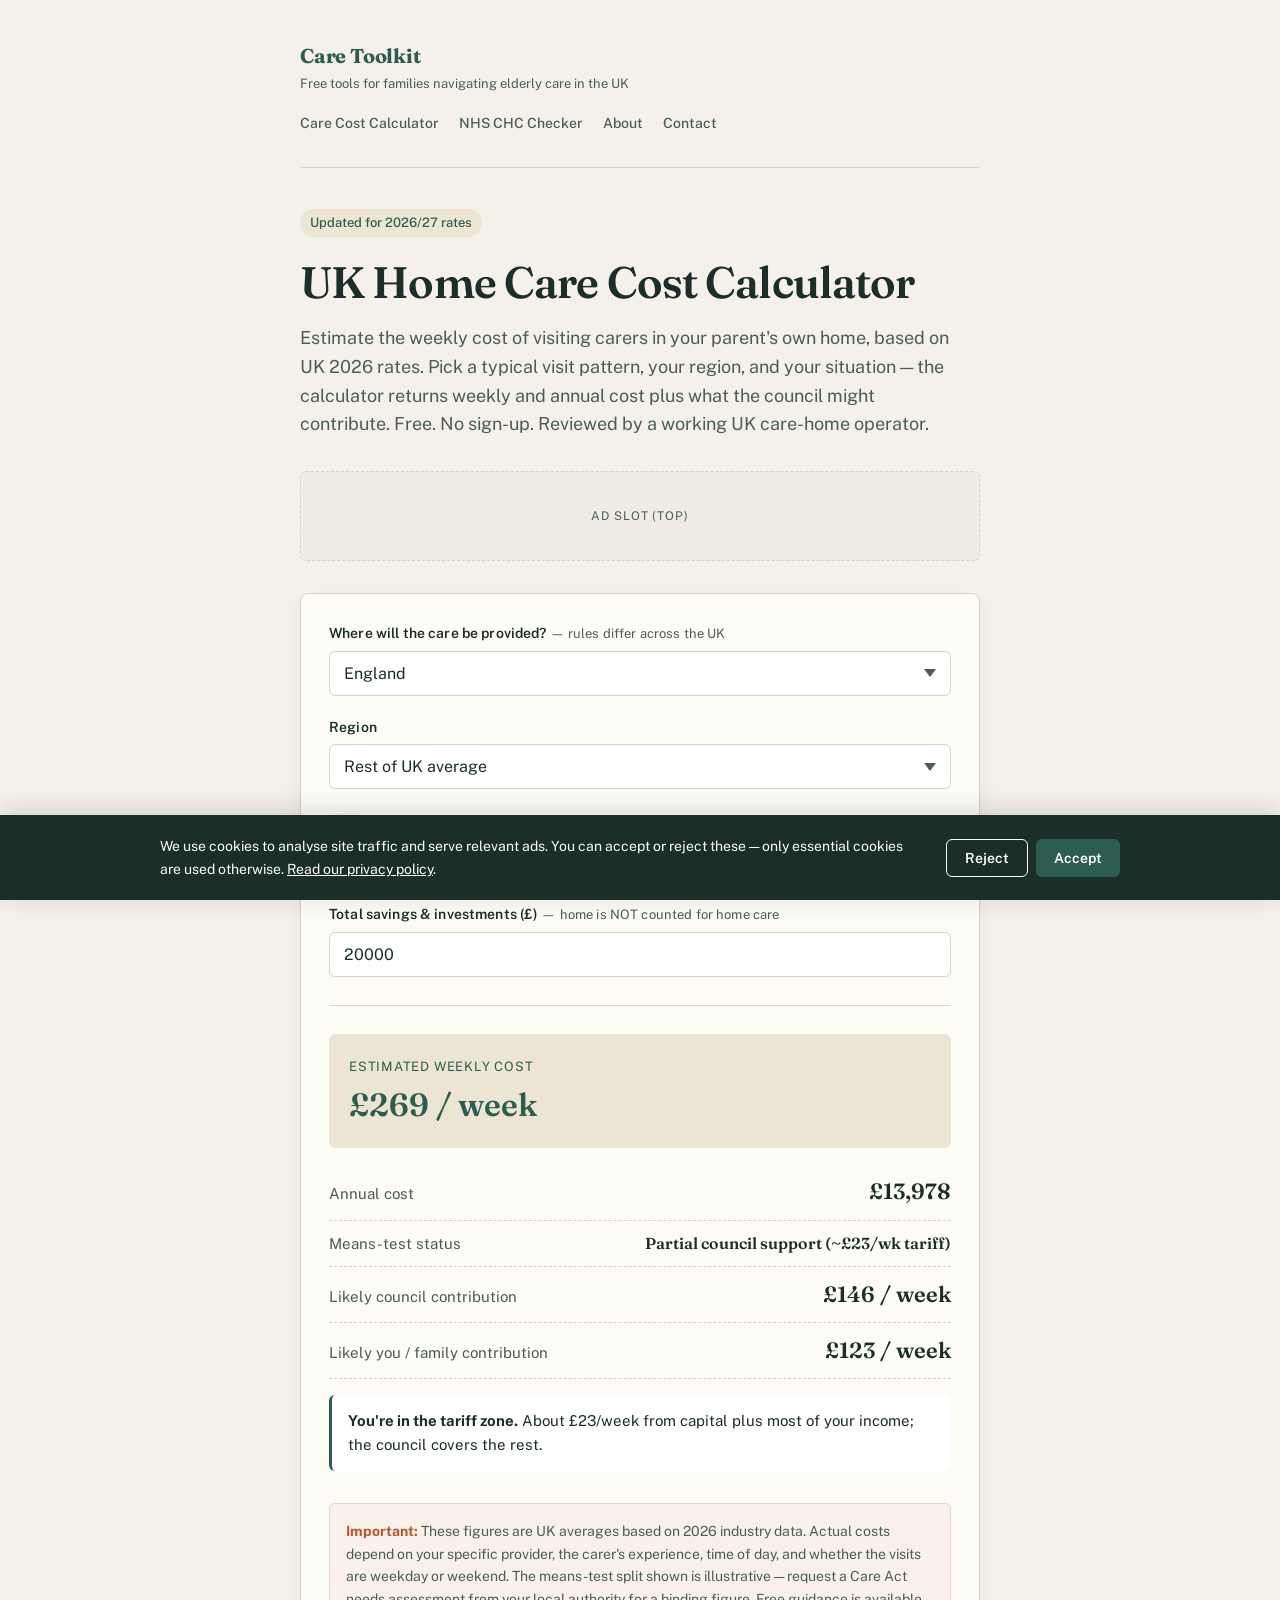
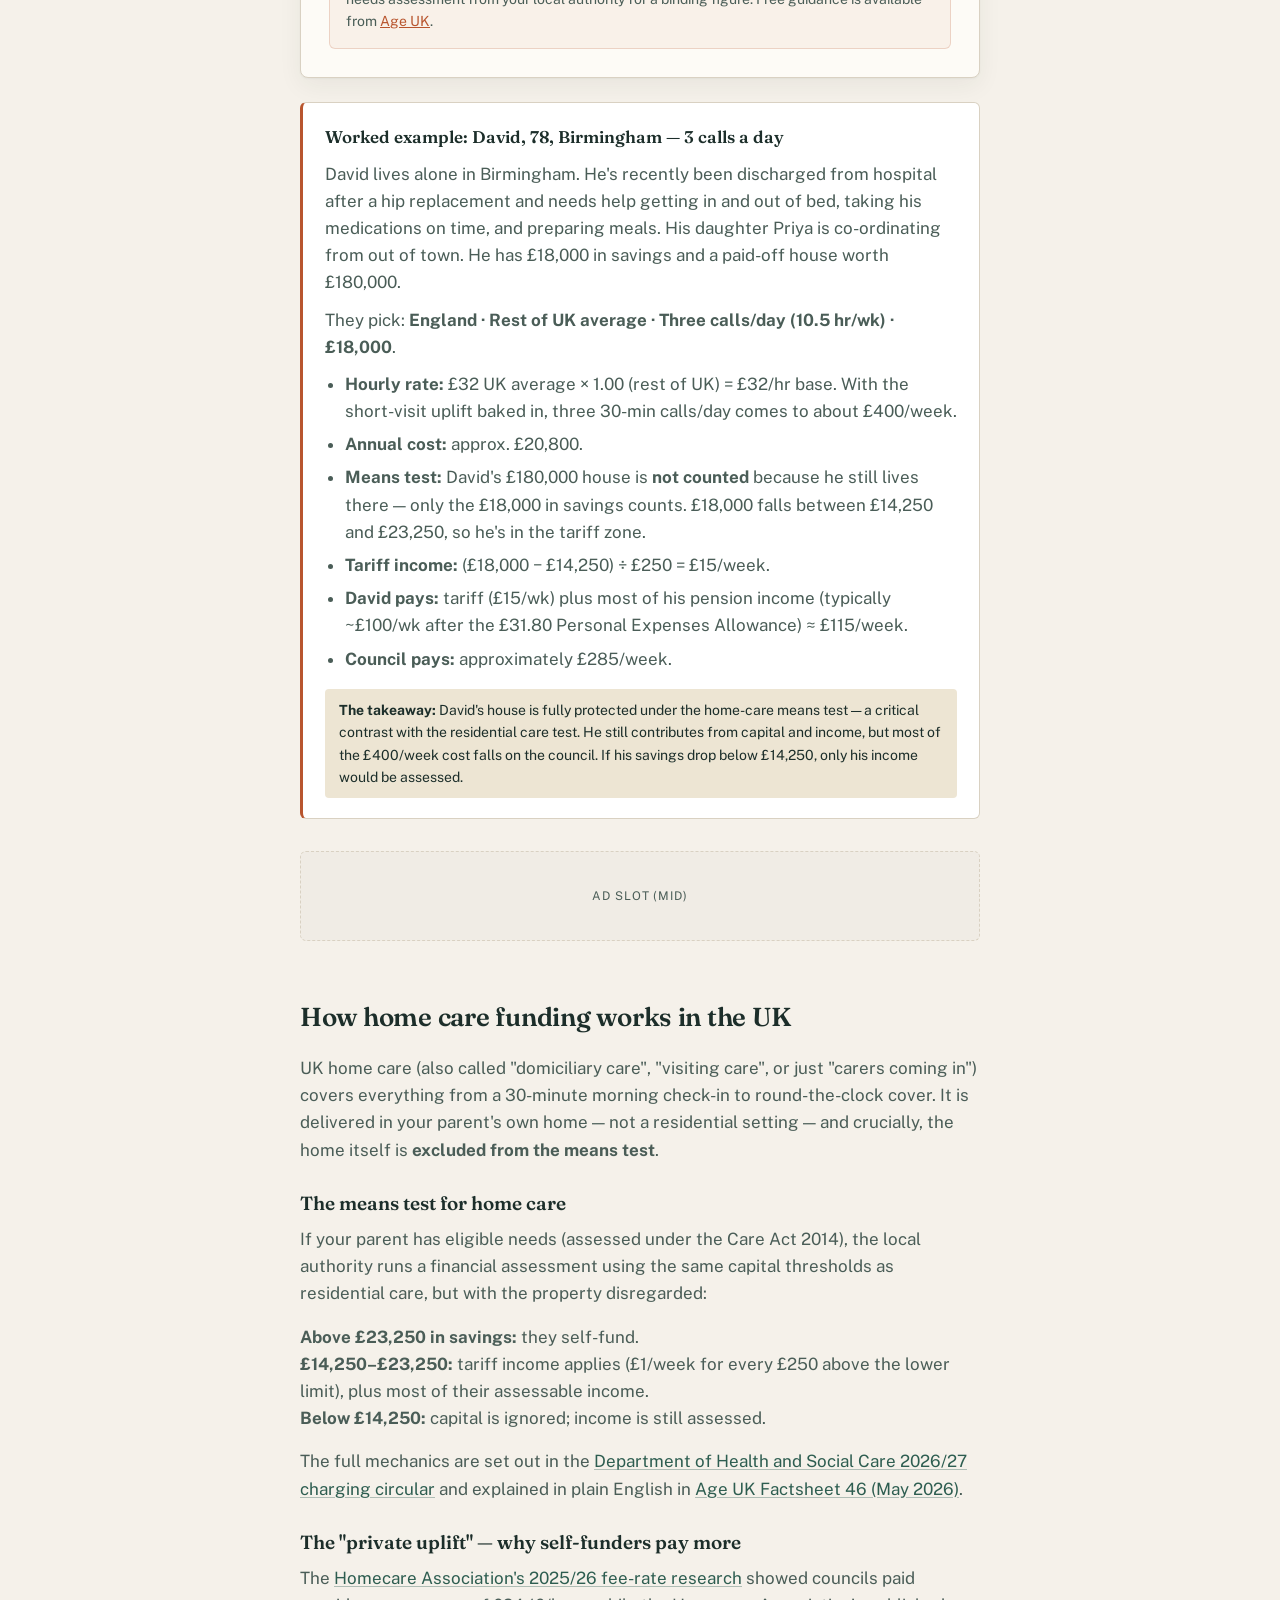
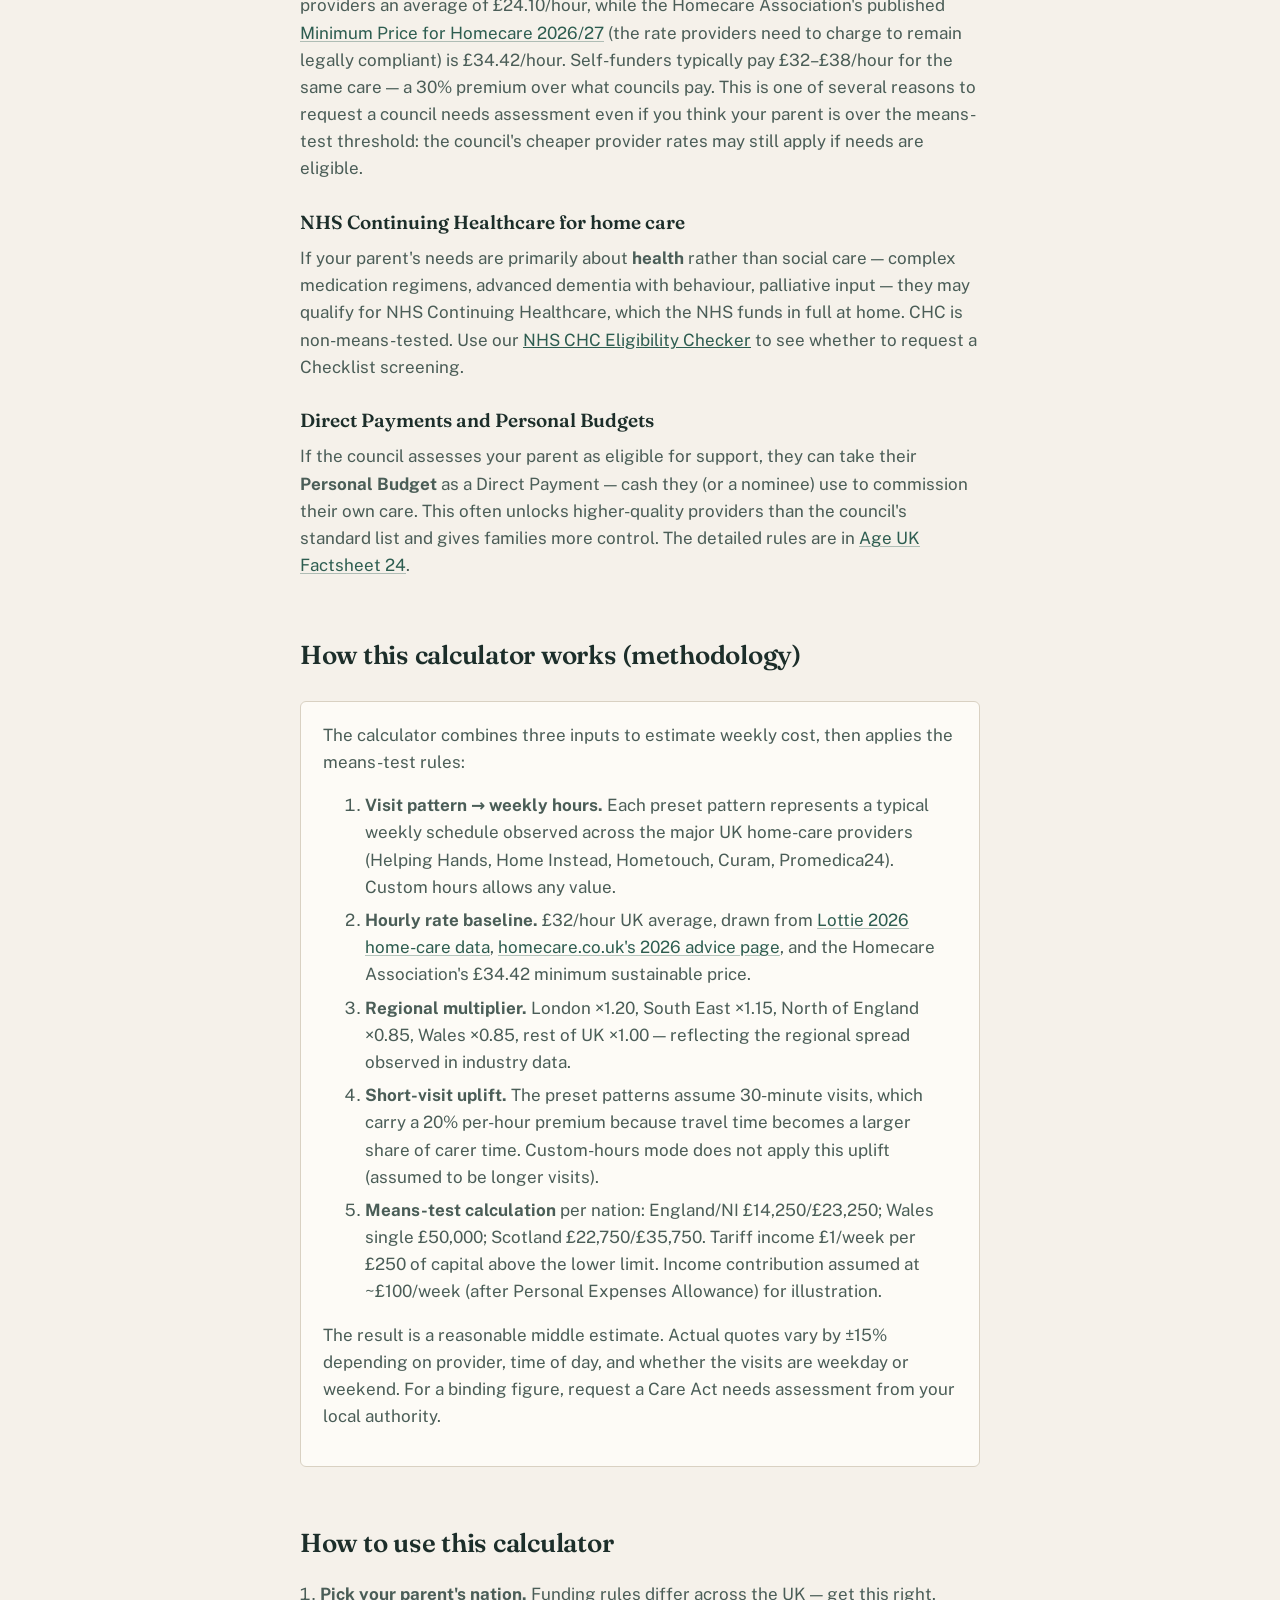
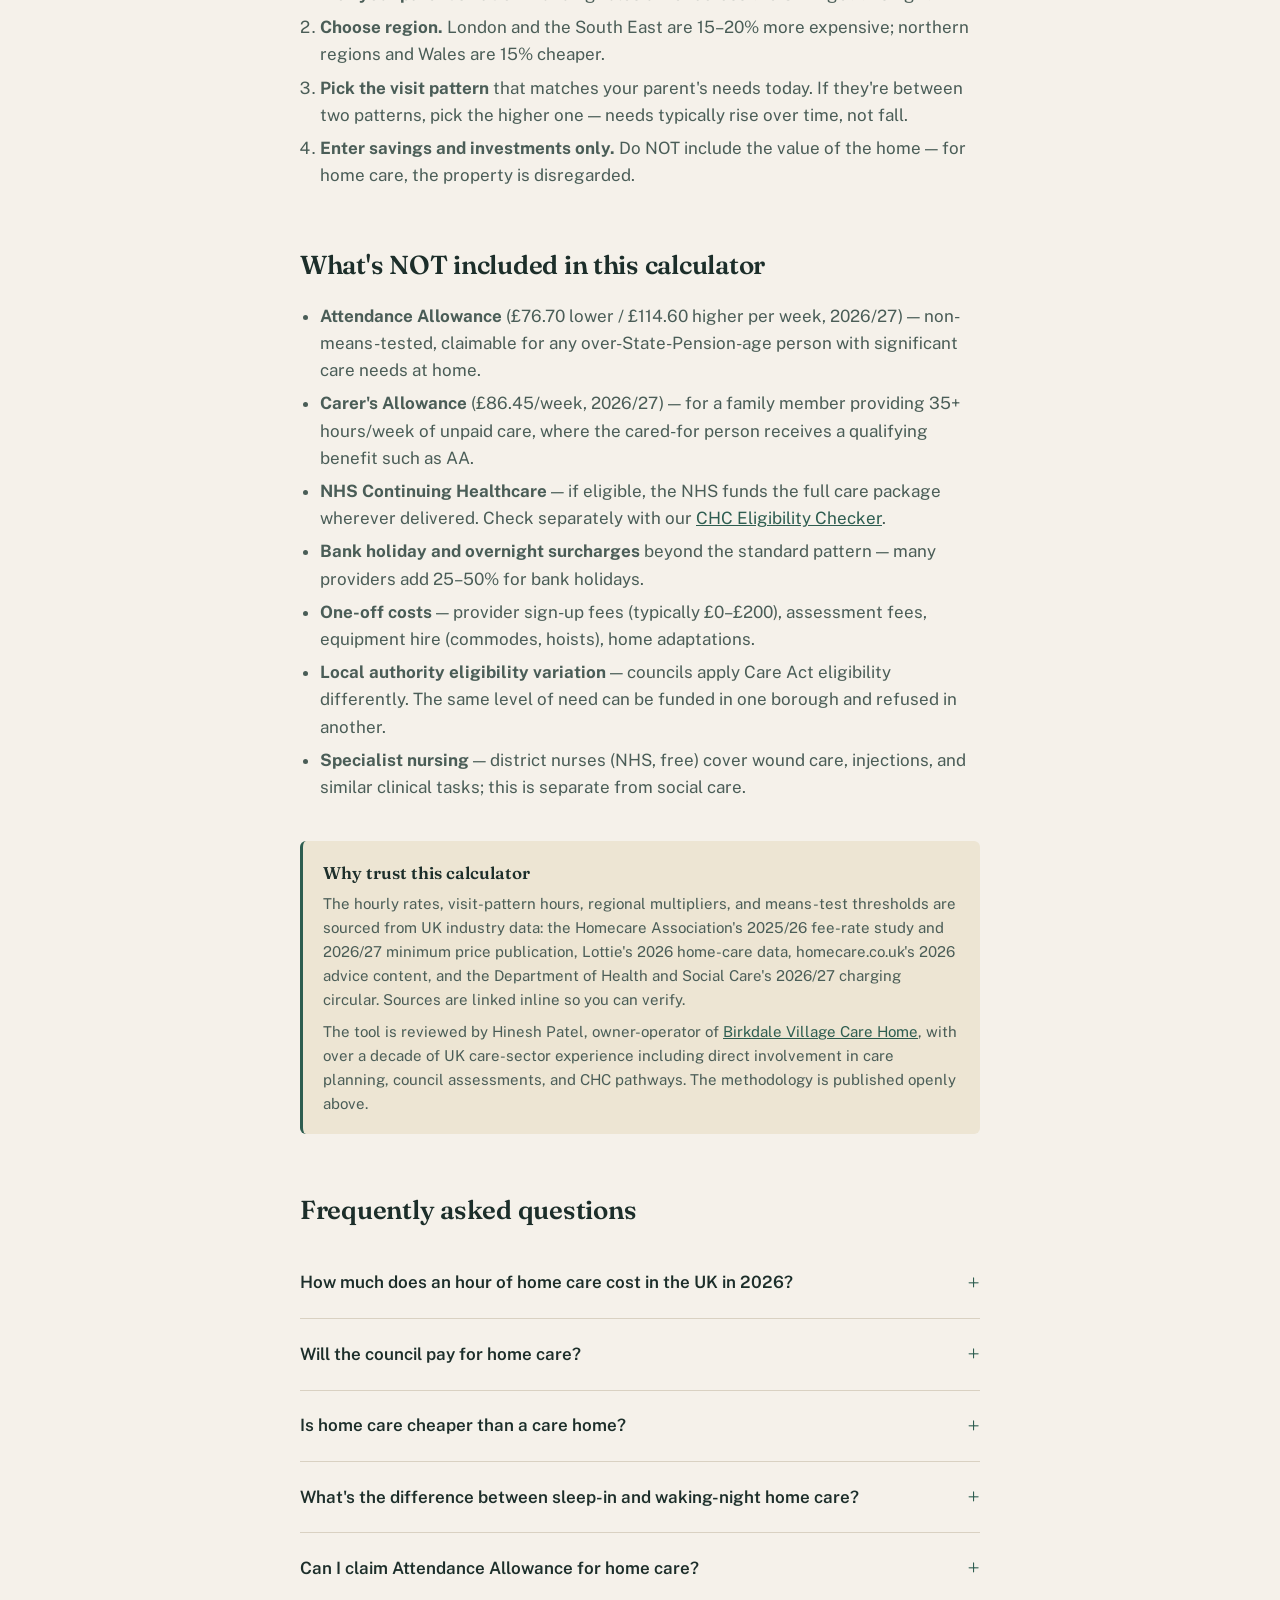
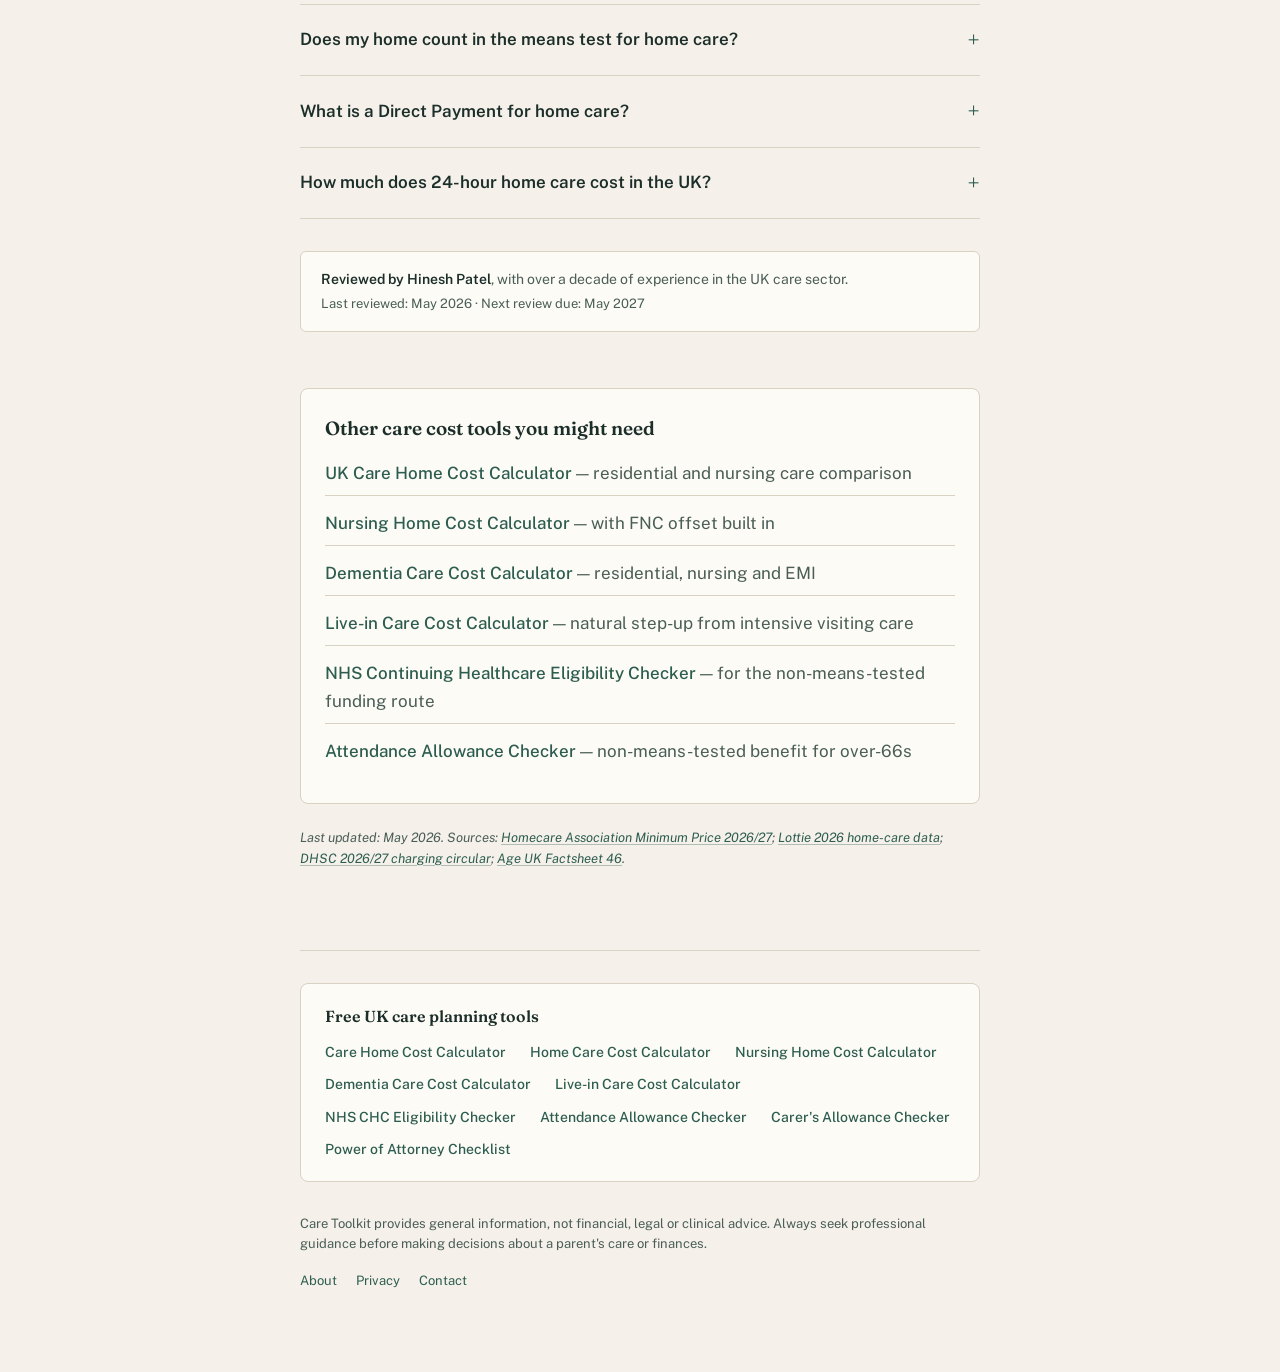
<file: home-care-cost-calculator-uk/index.html>
<!DOCTYPE html>
<html lang="en-GB">
<head>
<meta charset="UTF-8">
<meta name="viewport" content="width=device-width, initial-scale=1.0">
<title>Home Care Cost Calculator UK 2026 | Estimate Weekly Visiting Care Fees</title>
<meta name="description" content="Free UK home care cost calculator. Estimate weekly costs for visiting carers based on 2026 rates (£32/hour UK average), plus what your council might pay. Reviewed by a UK care-sector professional.">
<meta name="robots" content="index, follow">
<link rel="canonical" href="https://caretoolkit.co.uk/home-care-cost-calculator-uk/">

<meta property="og:title" content="UK Home Care Cost Calculator 2026">
<meta property="og:description" content="Estimate weekly UK home care costs (visiting carers) and what your council might contribute under the 2026/27 means test.">
<meta property="og:type" content="website">
<meta property="og:url" content="https://caretoolkit.co.uk/home-care-cost-calculator-uk/">
<meta property="og:locale" content="en_GB">
<meta name="twitter:card" content="summary">

<script type="application/ld+json">
{
  "@context": "https://schema.org",
  "@type": "WebApplication",
  "name": "UK Home Care Cost Calculator",
  "description": "Estimate weekly UK home care (visiting carer) costs at 2026 rates, plus council contributions under the 2026/27 means test.",
  "applicationCategory": "FinanceApplication",
  "operatingSystem": "Any",
  "offers": { "@type": "Offer", "price": "0", "priceCurrency": "GBP" },
  "reviewedBy": {
    "@type": "Person",
    "name": "Hinesh Patel",
    "description": "Over a decade of experience in the UK care sector"
  }
}
</script>
<script type="application/ld+json">
{
  "@context": "https://schema.org",
  "@type": "FAQPage",
  "mainEntity": [
    { "@type": "Question", "name": "How much does an hour of home care cost in the UK in 2026?", "acceptedAnswer": { "@type": "Answer", "text": "The UK average is around £32 per hour for private home care in 2026, with most providers charging between £26 and £38 per hour. The Homecare Association's published Minimum Price for 2026/27 — the rate they say providers need to charge to cover the National Living Wage and statutory employment costs — is £34.42 per hour. Evenings, weekends and bank holidays carry surcharges, and 30-minute visits cost more per hour than 60-minute visits because travel time is a larger share of the carer's time." } },
    { "@type": "Question", "name": "Will the council pay for home care?", "acceptedAnswer": { "@type": "Answer", "text": "Possibly. Local authorities must offer a free Care Act needs assessment to anyone who appears to need care. If eligible needs are identified, the council will conduct a financial assessment using the £14,250 / £23,250 capital thresholds (England, frozen since 2010). Crucially for home care, the value of the home is NOT counted because the person still lives there. Even self-funders should request the assessment — councils pay providers an average £24.10/hour vs £32+ paid by self-funders, so understanding the gap is worth the paperwork." } },
    { "@type": "Question", "name": "Is home care cheaper than a care home?", "acceptedAnswer": { "@type": "Answer", "text": "For low to moderate care needs, yes — significantly. Two daily 30-minute visits cost around £275/week vs £1,300+/week for a residential care home. Once needs reach 4 visits a day or overnight care, the equation flips: 24-hour wake-in-night home care can exceed £1,800/week, more than most nursing homes. Live-in care (£1,200-£1,500/week) sits in between and is often the natural step-up from intensive visiting care." } },
    { "@type": "Question", "name": "What's the difference between sleep-in and waking-night home care?", "acceptedAnswer": { "@type": "Answer", "text": "A sleep-in carer sleeps in the client's home overnight, available for up to two brief calls, and is paid only for hours awake (per the Mencap v Tomlinson-Blake Supreme Court decision). Cost: around £210/night. A waking-night carer is awake the entire shift — required when needs may arise frequently overnight (incontinence, repositioning, distress). Cost: around £260/night." } },
    { "@type": "Question", "name": "Can I claim Attendance Allowance for home care?", "acceptedAnswer": { "@type": "Answer", "text": "Yes. Attendance Allowance is non-means-tested and can be used to pay for home care. The 2026/27 rates are £76.70/week (lower) and £114.60/week (higher). It does not affect other benefits and is one of the most under-claimed UK benefits — anyone over State Pension age with significant care needs should consider applying." } },
    { "@type": "Question", "name": "Does my home count in the means test for home care?", "acceptedAnswer": { "@type": "Answer", "text": "No. For community care (i.e. care delivered in your own home), the value of your home is not counted. This is one of the biggest practical differences between home care and residential care funding. Only savings, investments, and other capital count toward the £14,250 / £23,250 thresholds." } },
    { "@type": "Question", "name": "What is a Direct Payment for home care?", "acceptedAnswer": { "@type": "Answer", "text": "If your council assesses you as eligible for a Personal Budget, you can take it as cash (a Direct Payment) and arrange your own care — choosing a private provider, employing a personal assistant directly, or paying a family member (usually not first-degree relatives). Direct Payments give more flexibility than council-commissioned care and often unlock higher-quality providers." } },
    { "@type": "Question", "name": "How much does 24-hour home care cost in the UK?", "acceptedAnswer": { "@type": "Answer", "text": "True 24-hour care with two carers in rotation typically costs £2,000+/week. Live-in care (one carer with daily breaks, sleeping at night with up to two calls allowed) is more affordable at £1,200-£1,500/week. Waking-night cover (carer awake overnight) seven nights a week is around £1,820/week." } }
  ]
}
</script>

<link rel="preconnect" href="https://fonts.googleapis.com">
<link rel="preconnect" href="https://fonts.gstatic.com" crossorigin>
<link href="https://fonts.googleapis.com/css2?family=Fraunces:opsz,wght@9..144,400;9..144,600;9..144,700&family=Public+Sans:wght@400;500;600&display=swap" rel="stylesheet">
<link rel="stylesheet" href="/assets/css/shared.css">
</head>
<body>

<div class="wrap">

<header class="site-header">
  <a href="/" class="brand-link">
    <div class="brand">Care Toolkit</div>
    <div class="brand-sub">Free tools for families navigating elderly care in the UK</div>
  </a>
  <nav class="site-nav">
    <a href="/care-home-cost-calculator/">Care Cost Calculator</a>
    <a href="/nhs-chc-eligibility-quiz/">NHS CHC Checker</a>
    <a href="/about/">About</a>
    <a href="/contact/">Contact</a>
  </nav>
</header>

<main>
<span class="year-tag">Updated for 2026/27 rates</span>
<h1>UK Home Care Cost Calculator</h1>
<p class="intro">Estimate the weekly cost of visiting carers in your parent's own home, based on UK 2026 rates. Pick a typical visit pattern, your region, and your situation — the calculator returns weekly and annual cost plus what the council might contribute. Free. No sign-up. Reviewed by a working UK care-home operator.</p>

<!-- AD SLOT: top. Switch on after AdSense approval. -->
<div class="ad-slot">Ad slot (top)</div>

<section class="calc" aria-label="Home care cost calculator">

  <div class="field">
    <label for="country">Where will the care be provided? <span class="hint">— rules differ across the UK</span></label>
    <select id="country">
      <option value="england">England</option>
      <option value="wales">Wales</option>
      <option value="scotland">Scotland</option>
      <option value="ni">Northern Ireland</option>
    </select>
  </div>

  <div class="field">
    <label for="region">Region</label>
    <select id="region">
      <option value="london">London</option>
      <option value="southeast">South East</option>
      <option value="average" selected>Rest of UK average</option>
      <option value="north">North of England</option>
      <option value="walesregion">Wales</option>
    </select>
  </div>

  <div class="field">
    <label for="pattern">Visit pattern <span class="hint">— typical weekly need</span></label>
    <select id="pattern">
      <option value="light">Light: 1 × 30-min/day morning check-in (3.5 hr/wk)</option>
      <option value="moderate" selected>Moderate: 2 × 30-min/day morning + bedtime (7 hr/wk)</option>
      <option value="meds">Three calls/day: morning, lunch, bedtime (10.5 hr/wk)</option>
      <option value="intensive">Intensive: 4 × 30-min/day personal care (14 hr/wk)</option>
      <option value="sleep">Overnight sleep-in, 7 nights/wk</option>
      <option value="wake">Waking-night cover, 7 nights/wk</option>
      <option value="custom">Custom hours per week</option>
    </select>
  </div>

  <div class="field" id="customHoursField" style="display:none;">
    <label for="customHours">Hours per week</label>
    <input type="number" id="customHours" min="0" max="168" step="0.5" value="14" inputmode="numeric">
  </div>

  <div class="field">
    <label for="assets">Total savings &amp; investments (£) <span class="hint">— home is NOT counted for home care</span></label>
    <input type="number" id="assets" min="0" step="1000" value="20000" inputmode="numeric">
  </div>

  <div class="results" id="results" aria-live="polite">
    <div class="result-headline">
      <span class="result-label">Estimated weekly cost</span>
      <span class="result-value" id="weekly">£—</span>
    </div>
    <div class="result-row">
      <span class="result-label">Annual cost</span>
      <span class="result-value" id="annual">£—</span>
    </div>
    <div class="result-row">
      <span class="result-label">Means-test status</span>
      <span class="result-value" id="meansStatus" style="font-size: 16px;">—</span>
    </div>
    <div class="result-row">
      <span class="result-label">Likely council contribution</span>
      <span class="result-value" id="council">£—</span>
    </div>
    <div class="result-row">
      <span class="result-label">Likely you / family contribution</span>
      <span class="result-value" id="self">£—</span>
    </div>
    <div class="status" id="statusMsg"></div>
  </div>

  <div class="disclaimer">
    <strong>Important:</strong> These figures are UK averages based on 2026 industry data. Actual costs depend on your specific provider, the carer's experience, time of day, and whether the visits are weekday or weekend. The means-test split shown is illustrative — request a Care Act needs assessment from your local authority for a binding figure. Free guidance is available from <a href="https://www.ageuk.org.uk" target="_blank" rel="noopener" style="color:var(--accent-warm);">Age UK</a>.
  </div>
</section>

<div class="worked-example">
  <h4>Worked example: David, 78, Birmingham — 3 calls a day</h4>
  <p>David lives alone in Birmingham. He's recently been discharged from hospital after a hip replacement and needs help getting in and out of bed, taking his medications on time, and preparing meals. His daughter Priya is co-ordinating from out of town. He has £18,000 in savings and a paid-off house worth £180,000.</p>
  <p>They pick: <strong>England · Rest of UK average · Three calls/day (10.5 hr/wk) · £18,000</strong>.</p>
  <ul>
    <li><strong>Hourly rate:</strong> £32 UK average × 1.00 (rest of UK) = £32/hr base. With the short-visit uplift baked in, three 30-min calls/day comes to about £400/week.</li>
    <li><strong>Annual cost:</strong> approx. £20,800.</li>
    <li><strong>Means test:</strong> David's £180,000 house is <strong>not counted</strong> because he still lives there — only the £18,000 in savings counts. £18,000 falls between £14,250 and £23,250, so he's in the tariff zone.</li>
    <li><strong>Tariff income:</strong> (£18,000 − £14,250) ÷ £250 = £15/week.</li>
    <li><strong>David pays:</strong> tariff (£15/wk) plus most of his pension income (typically ~£100/wk after the £31.80 Personal Expenses Allowance) ≈ £115/week.</li>
    <li><strong>Council pays:</strong> approximately £285/week.</li>
  </ul>
  <div class="we-result"><strong>The takeaway:</strong> David's house is fully protected under the home-care means test — a critical contrast with the residential care test. He still contributes from capital and income, but most of the £400/week cost falls on the council. If his savings drop below £14,250, only his income would be assessed.</div>
</div>

<!-- AD SLOT: mid. Switch on after AdSense approval. -->
<div class="ad-slot">Ad slot (mid)</div>

<h2>How home care funding works in the UK</h2>
<p>UK home care (also called "domiciliary care", "visiting care", or just "carers coming in") covers everything from a 30-minute morning check-in to round-the-clock cover. It is delivered in your parent's own home — not a residential setting — and crucially, the home itself is <strong>excluded from the means test</strong>.</p>

<h3>The means test for home care</h3>
<p>If your parent has eligible needs (assessed under the Care Act 2014), the local authority runs a financial assessment using the same capital thresholds as residential care, but with the property disregarded:</p>
<p><strong>Above £23,250 in savings:</strong> they self-fund.<br>
<strong>£14,250–£23,250:</strong> tariff income applies (£1/week for every £250 above the lower limit), plus most of their assessable income.<br>
<strong>Below £14,250:</strong> capital is ignored; income is still assessed.</p>
<p>The full mechanics are set out in the <a class="body-cite" href="https://www.gov.uk/government/publications/social-care-charging-for-local-authorities-2026-to-2027/social-care-charging-for-care-and-support-2026-to-2027-local-authority-circular" target="_blank" rel="noopener">Department of Health and Social Care 2026/27 charging circular</a> and explained in plain English in <a class="body-cite" href="https://www.ageuk.org.uk/siteassets/documents/factsheets/fs46_paying_for_care_and_support_at_home_fcs.pdf" target="_blank" rel="noopener">Age UK Factsheet 46 (May 2026)</a>.</p>

<h3>The "private uplift" — why self-funders pay more</h3>
<p>The <a class="body-cite" href="https://www.homecareassociation.org.uk/resource/fee-rates-for-state-funded-homecare-in-2025-26.html" target="_blank" rel="noopener">Homecare Association's 2025/26 fee-rate research</a> showed councils paid providers an average of £24.10/hour, while the Homecare Association's published <a class="body-cite" href="https://www.homecareassociation.org.uk/resource/minimum-price-for-homecare-2026-2027.html" target="_blank" rel="noopener">Minimum Price for Homecare 2026/27</a> (the rate providers need to charge to remain legally compliant) is £34.42/hour. Self-funders typically pay £32–£38/hour for the same care — a 30% premium over what councils pay. This is one of several reasons to request a council needs assessment even if you think your parent is over the means-test threshold: the council's cheaper provider rates may still apply if needs are eligible.</p>

<h3>NHS Continuing Healthcare for home care</h3>
<p>If your parent's needs are primarily about <strong>health</strong> rather than social care — complex medication regimens, advanced dementia with behaviour, palliative input — they may qualify for NHS Continuing Healthcare, which the NHS funds in full at home. CHC is non-means-tested. Use our <a href="/nhs-chc-eligibility-quiz/">NHS CHC Eligibility Checker</a> to see whether to request a Checklist screening.</p>

<h3>Direct Payments and Personal Budgets</h3>
<p>If the council assesses your parent as eligible for support, they can take their <strong>Personal Budget</strong> as a Direct Payment — cash they (or a nominee) use to commission their own care. This often unlocks higher-quality providers than the council's standard list and gives families more control. The detailed rules are in <a class="body-cite" href="https://www.ageuk.org.uk/siteassets/documents/factsheets/fs24_personal_budgets_and_direct_payments_in_social_care_fcs.pdf" target="_blank" rel="noopener">Age UK Factsheet 24</a>.</p>

<h2>How this calculator works (methodology)</h2>
<div class="methodology">
  <p>The calculator combines three inputs to estimate weekly cost, then applies the means-test rules:</p>
  <ol>
    <li><strong>Visit pattern → weekly hours.</strong> Each preset pattern represents a typical weekly schedule observed across the major UK home-care providers (Helping Hands, Home Instead, Hometouch, Curam, Promedica24). Custom hours allows any value.</li>
    <li><strong>Hourly rate baseline.</strong> £32/hour UK average, drawn from <a class="body-cite" href="https://lottie.org/home-care-services-guides/care-at-home-costs/" target="_blank" rel="noopener">Lottie 2026 home-care data</a>, <a class="body-cite" href="https://www.homecare.co.uk/advice/paying-for-care-at-home" target="_blank" rel="noopener">homecare.co.uk's 2026 advice page</a>, and the Homecare Association's £34.42 minimum sustainable price.</li>
    <li><strong>Regional multiplier.</strong> London ×1.20, South East ×1.15, North of England ×0.85, Wales ×0.85, rest of UK ×1.00 — reflecting the regional spread observed in industry data.</li>
    <li><strong>Short-visit uplift.</strong> The preset patterns assume 30-minute visits, which carry a 20% per-hour premium because travel time becomes a larger share of carer time. Custom-hours mode does not apply this uplift (assumed to be longer visits).</li>
    <li><strong>Means-test calculation</strong> per nation: England/NI £14,250/£23,250; Wales single £50,000; Scotland £22,750/£35,750. Tariff income £1/week per £250 of capital above the lower limit. Income contribution assumed at ~£100/week (after Personal Expenses Allowance) for illustration.</li>
  </ol>
  <p>The result is a reasonable middle estimate. Actual quotes vary by ±15% depending on provider, time of day, and whether the visits are weekday or weekend. For a binding figure, request a Care Act needs assessment from your local authority.</p>
</div>

<h2>How to use this calculator</h2>
<ol>
  <li><strong>Pick your parent's nation.</strong> Funding rules differ across the UK — get this right.</li>
  <li><strong>Choose region.</strong> London and the South East are 15–20% more expensive; northern regions and Wales are 15% cheaper.</li>
  <li><strong>Pick the visit pattern</strong> that matches your parent's needs today. If they're between two patterns, pick the higher one — needs typically rise over time, not fall.</li>
  <li><strong>Enter savings and investments only.</strong> Do NOT include the value of the home — for home care, the property is disregarded.</li>
</ol>

<h2>What's NOT included in this calculator</h2>
<ul>
  <li><strong>Attendance Allowance</strong> (£76.70 lower / £114.60 higher per week, 2026/27) — non-means-tested, claimable for any over-State-Pension-age person with significant care needs at home.</li>
  <li><strong>Carer's Allowance</strong> (£86.45/week, 2026/27) — for a family member providing 35+ hours/week of unpaid care, where the cared-for person receives a qualifying benefit such as AA.</li>
  <li><strong>NHS Continuing Healthcare</strong> — if eligible, the NHS funds the full care package wherever delivered. Check separately with our <a href="/nhs-chc-eligibility-quiz/">CHC Eligibility Checker</a>.</li>
  <li><strong>Bank holiday and overnight surcharges</strong> beyond the standard pattern — many providers add 25–50% for bank holidays.</li>
  <li><strong>One-off costs</strong> — provider sign-up fees (typically £0–£200), assessment fees, equipment hire (commodes, hoists), home adaptations.</li>
  <li><strong>Local authority eligibility variation</strong> — councils apply Care Act eligibility differently. The same level of need can be funded in one borough and refused in another.</li>
  <li><strong>Specialist nursing</strong> — district nurses (NHS, free) cover wound care, injections, and similar clinical tasks; this is separate from social care.</li>
</ul>

<div class="trust-block">
  <strong>Why trust this calculator</strong>
  <p>The hourly rates, visit-pattern hours, regional multipliers, and means-test thresholds are sourced from UK industry data: the Homecare Association's 2025/26 fee-rate study and 2026/27 minimum price publication, Lottie's 2026 home-care data, homecare.co.uk's 2026 advice content, and the Department of Health and Social Care's 2026/27 charging circular. Sources are linked inline so you can verify.</p>
  <p>The tool is reviewed by Hinesh Patel, owner-operator of <a href="https://www.birkdalevillagecarehome.co.uk" target="_blank" rel="noopener">Birkdale Village Care Home</a>, with over a decade of UK care-sector experience including direct involvement in care planning, council assessments, and CHC pathways. The methodology is published openly above.</p>
</div>

<h2>Frequently asked questions</h2>

<details><summary>How much does an hour of home care cost in the UK in 2026?</summary>
<p>The UK average is around £32 per hour for private home care in 2026, with most providers charging between £26 and £38 per hour. The Homecare Association's published Minimum Price for 2026/27 — the rate they say providers need to charge to cover the National Living Wage and statutory employment costs — is £34.42 per hour. Evenings, weekends and bank holidays carry surcharges, and 30-minute visits cost more per hour than 60-minute visits because travel time is a larger share of the carer's time.</p></details>

<details><summary>Will the council pay for home care?</summary>
<p>Possibly. Local authorities must offer a free Care Act needs assessment to anyone who appears to need care. If eligible needs are identified, the council will conduct a financial assessment using the £14,250 / £23,250 capital thresholds (England, frozen since 2010). Crucially for home care, the value of the home is NOT counted because the person still lives there. Even self-funders should request the assessment — councils pay providers an average £24.10/hour vs £32+ paid by self-funders, so understanding the gap is worth the paperwork.</p></details>

<details><summary>Is home care cheaper than a care home?</summary>
<p>For low to moderate care needs, yes — significantly. Two daily 30-minute visits cost around £275/week vs £1,300+/week for a residential care home. Once needs reach 4 visits a day or overnight care, the equation flips: 24-hour wake-in-night home care can exceed £1,800/week, more than most nursing homes. <a href="/live-in-care-cost-calculator-uk/">Live-in care</a> (£1,200-£1,500/week) sits in between and is often the natural step-up from intensive visiting care. Use our <a href="/care-home-cost-calculator/">Care Home Cost Calculator</a> for the residential comparison.</p></details>

<details><summary>What's the difference between sleep-in and waking-night home care?</summary>
<p>A sleep-in carer sleeps in the client's home overnight, available for up to two brief calls, and is paid only for hours awake (per the <em>Mencap v Tomlinson-Blake</em> Supreme Court decision). Cost: around £210/night. A waking-night carer is awake the entire shift — required when needs may arise frequently overnight (incontinence, repositioning, distress). Cost: around £260/night.</p></details>

<details><summary>Can I claim Attendance Allowance for home care?</summary>
<p>Yes. Attendance Allowance is non-means-tested and can be used to pay for home care. The 2026/27 rates are £76.70/week (lower) and £114.60/week (higher), confirmed in the <a class="body-cite" href="https://www.gov.uk/government/publications/benefit-and-pension-rates-2026-to-2027/proposed-benefit-and-pension-rates-2026-to-2027" target="_blank" rel="noopener">DWP benefit and pension rates 2026/27</a>. It does not affect other benefits and is one of the most under-claimed UK benefits — anyone over State Pension age with significant care needs should consider applying.</p></details>

<details><summary>Does my home count in the means test for home care?</summary>
<p>No. For community care (i.e. care delivered in your own home), the value of your home is not counted. This is one of the biggest practical differences between home care and residential care funding. Only savings, investments, and other capital count toward the £14,250 / £23,250 thresholds.</p></details>

<details><summary>What is a Direct Payment for home care?</summary>
<p>If your council assesses your parent as eligible for a Personal Budget, they can take it as cash (a Direct Payment) and arrange their own care — choosing a private provider, employing a personal assistant directly, or paying a family member (usually not first-degree relatives). Direct Payments give more flexibility than council-commissioned care and often unlock higher-quality providers.</p></details>

<details><summary>How much does 24-hour home care cost in the UK?</summary>
<p>True 24-hour care with two carers in rotation typically costs £2,000+/week. <a href="/live-in-care-cost-calculator-uk/">Live-in care</a> (one carer with daily breaks, sleeping at night with up to two calls allowed) is more affordable at £1,200-£1,500/week. Waking-night cover (carer awake overnight) seven nights a week is around £1,820/week.</p></details>

<div class="reviewed-by">
  <span class="reviewer-name">Reviewed by Hinesh Patel</span>, with over a decade of experience in the UK care sector.
  <div class="review-dates">Last reviewed: May 2026 · Next review due: May 2027</div>
</div>

<aside class="related">
  <h3>Other care cost tools you might need</h3>
  <ul>
    <li><a href="/care-home-cost-calculator/">UK Care Home Cost Calculator</a> — residential and nursing care comparison</li>
    <li><a href="/nursing-home-cost-calculator-uk/">Nursing Home Cost Calculator</a> — with FNC offset built in</li>
    <li><a href="/dementia-care-cost-calculator-uk/">Dementia Care Cost Calculator</a> — residential, nursing and EMI</li>
    <li><a href="/live-in-care-cost-calculator-uk/">Live-in Care Cost Calculator</a> — natural step-up from intensive visiting care</li>
    <li><a href="/nhs-chc-eligibility-quiz/">NHS Continuing Healthcare Eligibility Checker</a> — for the non-means-tested funding route</li>
    <li><a href="/attendance-allowance-checker/">Attendance Allowance Checker</a> — non-means-tested benefit for over-66s</li>
  </ul>
</aside>

<p class="last-updated">Last updated: May 2026. Sources: <a class="body-cite" href="https://www.homecareassociation.org.uk/resource/minimum-price-for-homecare-2026-2027.html" target="_blank" rel="noopener">Homecare Association Minimum Price 2026/27</a>; <a class="body-cite" href="https://lottie.org/home-care-services-guides/care-at-home-costs/" target="_blank" rel="noopener">Lottie 2026 home-care data</a>; <a class="body-cite" href="https://www.gov.uk/government/publications/social-care-charging-for-local-authorities-2026-to-2027/social-care-charging-for-care-and-support-2026-to-2027-local-authority-circular" target="_blank" rel="noopener">DHSC 2026/27 charging circular</a>; <a class="body-cite" href="https://www.ageuk.org.uk/siteassets/documents/factsheets/fs46_paying_for_care_and_support_at_home_fcs.pdf" target="_blank" rel="noopener">Age UK Factsheet 46</a>.</p>

</main>

<footer class="site-footer">
  <div class="popular-tools-footer">
    <h4>Free UK care planning tools</h4>
    <ul>
      <li><a href="/care-home-cost-calculator/">Care Home Cost Calculator</a></li>
      <li><a href="/home-care-cost-calculator-uk/">Home Care Cost Calculator</a></li>
      <li><a href="/nursing-home-cost-calculator-uk/">Nursing Home Cost Calculator</a></li>
      <li><a href="/dementia-care-cost-calculator-uk/">Dementia Care Cost Calculator</a></li>
      <li><a href="/live-in-care-cost-calculator-uk/">Live-in Care Cost Calculator</a></li>
      <li><a href="/nhs-chc-eligibility-quiz/">NHS CHC Eligibility Checker</a></li>
      <li><a href="/attendance-allowance-checker/">Attendance Allowance Checker</a></li>
      <li><a href="/carers-allowance-checker/">Carer's Allowance Checker</a></li>
      <li><a href="/power-of-attorney-checklist/">Power of Attorney Checklist</a></li>
    </ul>
  </div>
  <p>Care Toolkit provides general information, not financial, legal or clinical advice. Always seek professional guidance before making decisions about a parent's care or finances.</p>
  <div class="footer-links">
    <a href="/about/">About</a>
    <a href="/privacy/">Privacy</a>
    <a href="/contact/">Contact</a>
  </div>
</footer>

</div>

<div class="cookie-banner" id="cookie-banner">
  <div class="cookie-banner-inner">
    <p>We use cookies to analyse site traffic and serve relevant ads. You can accept or reject these — only essential cookies are used otherwise. <a href="/privacy/">Read our privacy policy</a>.</p>
    <div class="cookie-actions">
      <button class="cookie-btn reject" id="cookie-reject">Reject</button>
      <button class="cookie-btn accept" id="cookie-accept">Accept</button>
    </div>
  </div>
</div>

<script src="/assets/js/shared.js"></script>
<script>
const PATTERN_HOURS = {
  'light':     3.5,
  'moderate':  7,
  'meds':      10.5,
  'intensive': 14
};
const PATTERN_NIGHTLY = {
  'sleep': 210,
  'wake':  260
};
const HOURLY_BASE = 32;
const SHORT_VISIT_UPLIFT = 1.20;
const REGION_MULT = {
  'london':      1.20,
  'southeast':   1.15,
  'average':     1.00,
  'north':       0.85,
  'walesregion': 0.85
};
const THRESHOLDS = {
  'england':  { lower: 14250, upper: 23250 },
  'ni':       { lower: 14250, upper: 23250 },
  'wales':    { lower: 50000, upper: 50000 },
  'scotland': { lower: 22750, upper: 35750 }
};
const fmt = (n) => '£' + Math.round(n).toLocaleString('en-GB');

function calcWeekly() {
  const region = document.getElementById('region').value;
  const pattern = document.getElementById('pattern').value;
  const mult = REGION_MULT[region];

  if (pattern in PATTERN_NIGHTLY) {
    return PATTERN_NIGHTLY[pattern] * 7 * mult;
  }
  if (pattern === 'custom') {
    const customHours = Math.max(0, parseFloat(document.getElementById('customHours').value) || 0);
    return customHours * HOURLY_BASE * mult;
  }
  const hours = PATTERN_HOURS[pattern];
  return hours * HOURLY_BASE * mult * SHORT_VISIT_UPLIFT;
}

function calculate() {
  const country = document.getElementById('country').value;
  const assets  = Math.max(0, parseFloat(document.getElementById('assets').value) || 0);
  const pattern = document.getElementById('pattern').value;

  document.getElementById('customHoursField').style.display = pattern === 'custom' ? '' : 'none';

  const weekly = calcWeekly();
  const annual = weekly * 52;

  document.getElementById('weekly').textContent = fmt(weekly) + ' / week';
  document.getElementById('annual').textContent = fmt(annual);

  const t = THRESHOLDS[country];
  let status = '', councilPay = 0, selfPay = weekly, msg = '';

  if (country === 'wales') {
    if (assets > t.upper) {
      status = 'Self-funder';
      msg = '<strong>You will likely pay the full cost.</strong> Wales uses a single £50,000 capital limit. Above this, you self-fund. The home itself is not counted in the means test for community care.';
    } else {
      status = 'Council may contribute';
      councilPay = weekly * 0.5;
      selfPay = weekly - councilPay;
      msg = '<strong>Your council may contribute.</strong> Below £50,000 in capital, Wales assesses your income to set the contribution. Request a Care Act needs assessment for a binding figure.';
    }
  } else if (country === 'scotland') {
    if (assets > t.upper) {
      status = 'Self-funder (with free personal care)';
      councilPay = 250;
      selfPay = weekly - councilPay;
      msg = '<strong>Personal care is free in Scotland</strong> for over-65s assessed as needing it (around £250/week contribution from the council).';
    } else if (assets > t.lower) {
      const tariff = Math.ceil((assets - t.lower) / 250);
      councilPay = Math.max(0, weekly - tariff - 100);
      selfPay = weekly - councilPay;
      status = `Tariff zone (~£${tariff}/wk tariff)`;
      msg = `<strong>You're in the tariff zone.</strong> Tariff income of ~£${tariff}/week from capital, plus most of your income.`;
    } else {
      status = 'Means-tested support';
      councilPay = weekly * 0.75;
      selfPay = weekly - councilPay;
      msg = '<strong>Your capital is below £22,750</strong> — the council will fund most of your home care, taking your income into account.';
    }
  } else {
    if (assets > t.upper) {
      status = 'Self-funder';
      councilPay = 0;
      selfPay = weekly;
      msg = `<strong>You will pay the full cost.</strong> Capital above £${t.upper.toLocaleString()} means no council support, though you may still qualify for Attendance Allowance and NHS Continuing Healthcare.`;
    } else if (assets > t.lower) {
      const tariff = Math.ceil((assets - t.lower) / 250);
      councilPay = Math.max(0, weekly - tariff - 100);
      selfPay = weekly - councilPay;
      status = `Partial council support (~£${tariff}/wk tariff)`;
      msg = `<strong>You're in the tariff zone.</strong> About £${tariff}/week from capital plus most of your income; the council covers the rest.`;
    } else {
      status = 'Council-funded (capital protected)';
      councilPay = weekly * 0.75;
      selfPay = weekly - councilPay;
      msg = `<strong>Your capital is protected.</strong> Below £${t.lower.toLocaleString()} (in England), capital is disregarded. The council pays most of the cost, taking pension and other income (less the £31.80 Personal Expenses Allowance).`;
    }
  }

  document.getElementById('meansStatus').textContent = status;
  document.getElementById('council').textContent = fmt(councilPay) + ' / week';
  document.getElementById('self').textContent = fmt(selfPay) + ' / week';
  document.getElementById('statusMsg').innerHTML = msg;
}

['country','region','pattern','customHours','assets'].forEach(id => {
  const el = document.getElementById(id);
  if (el) {
    el.addEventListener('input', calculate);
    el.addEventListener('change', calculate);
  }
});
calculate();
</script>
</body>
</html>
</file>
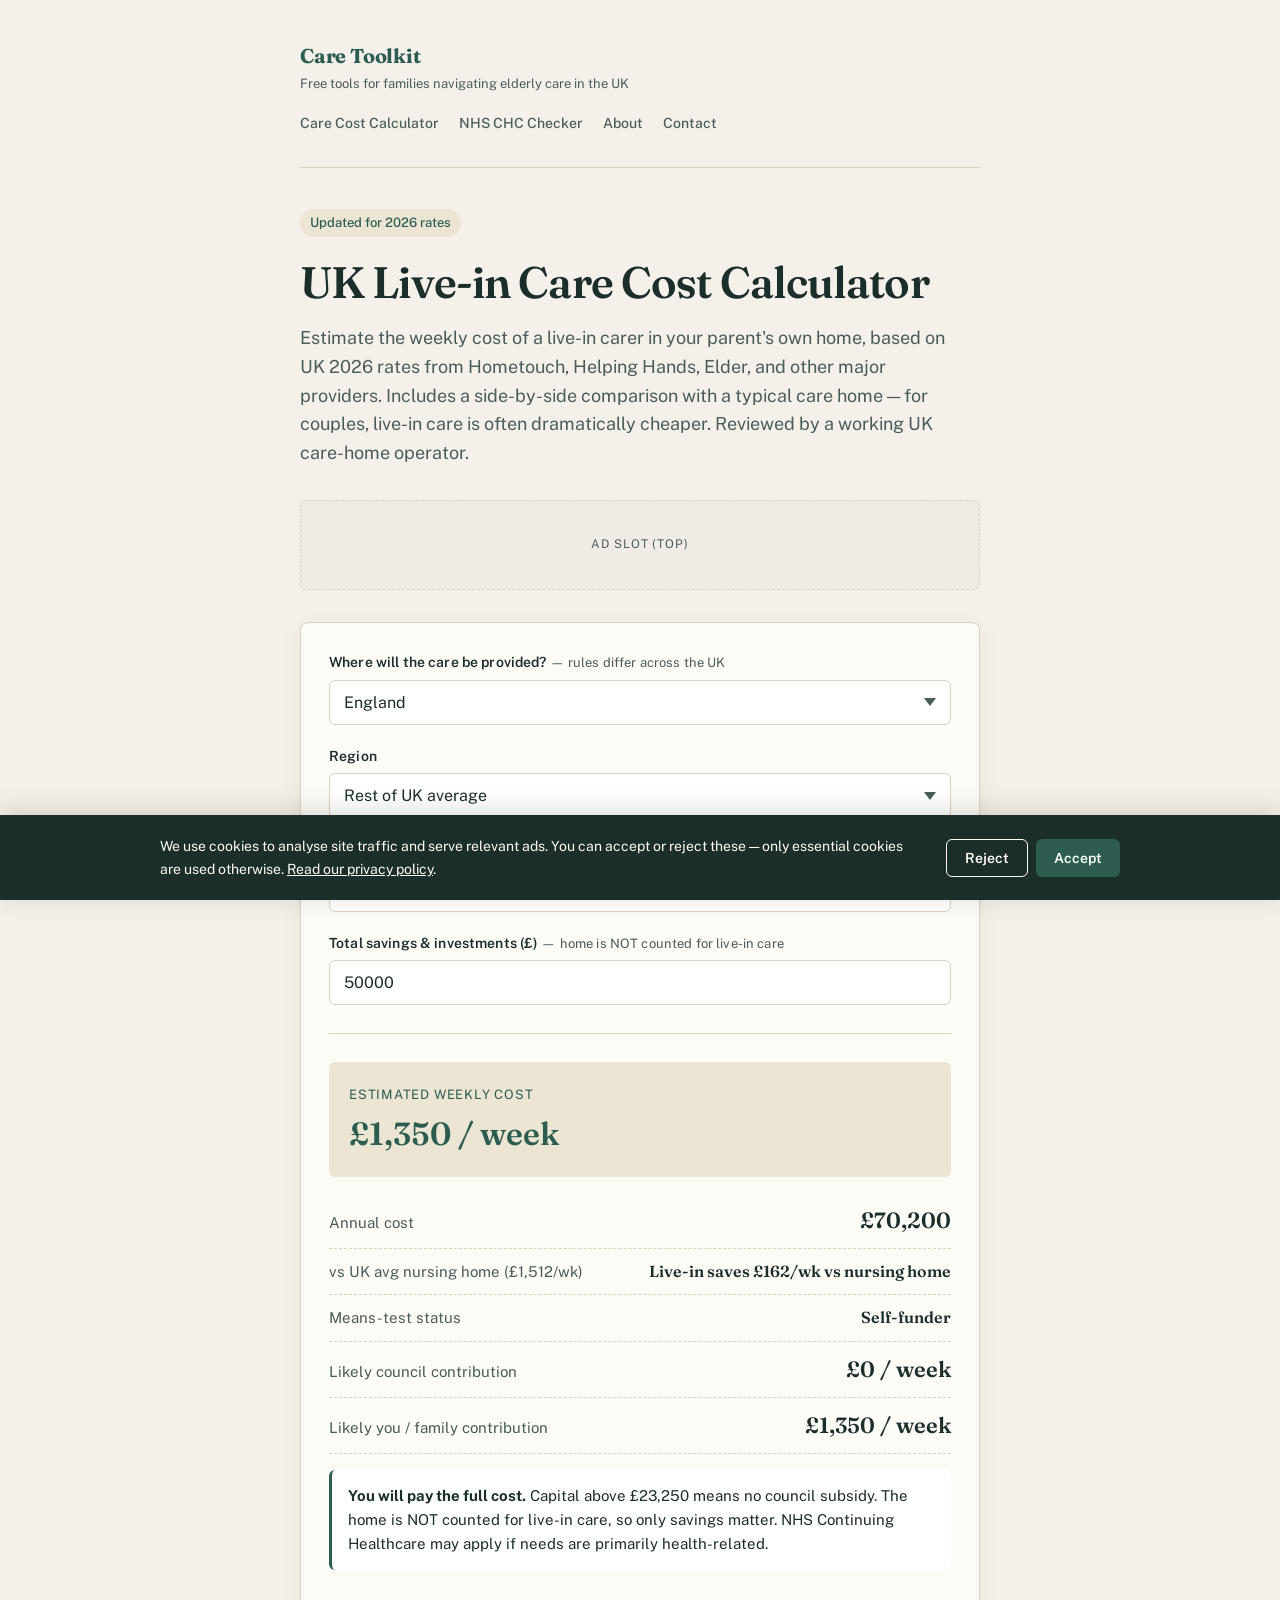
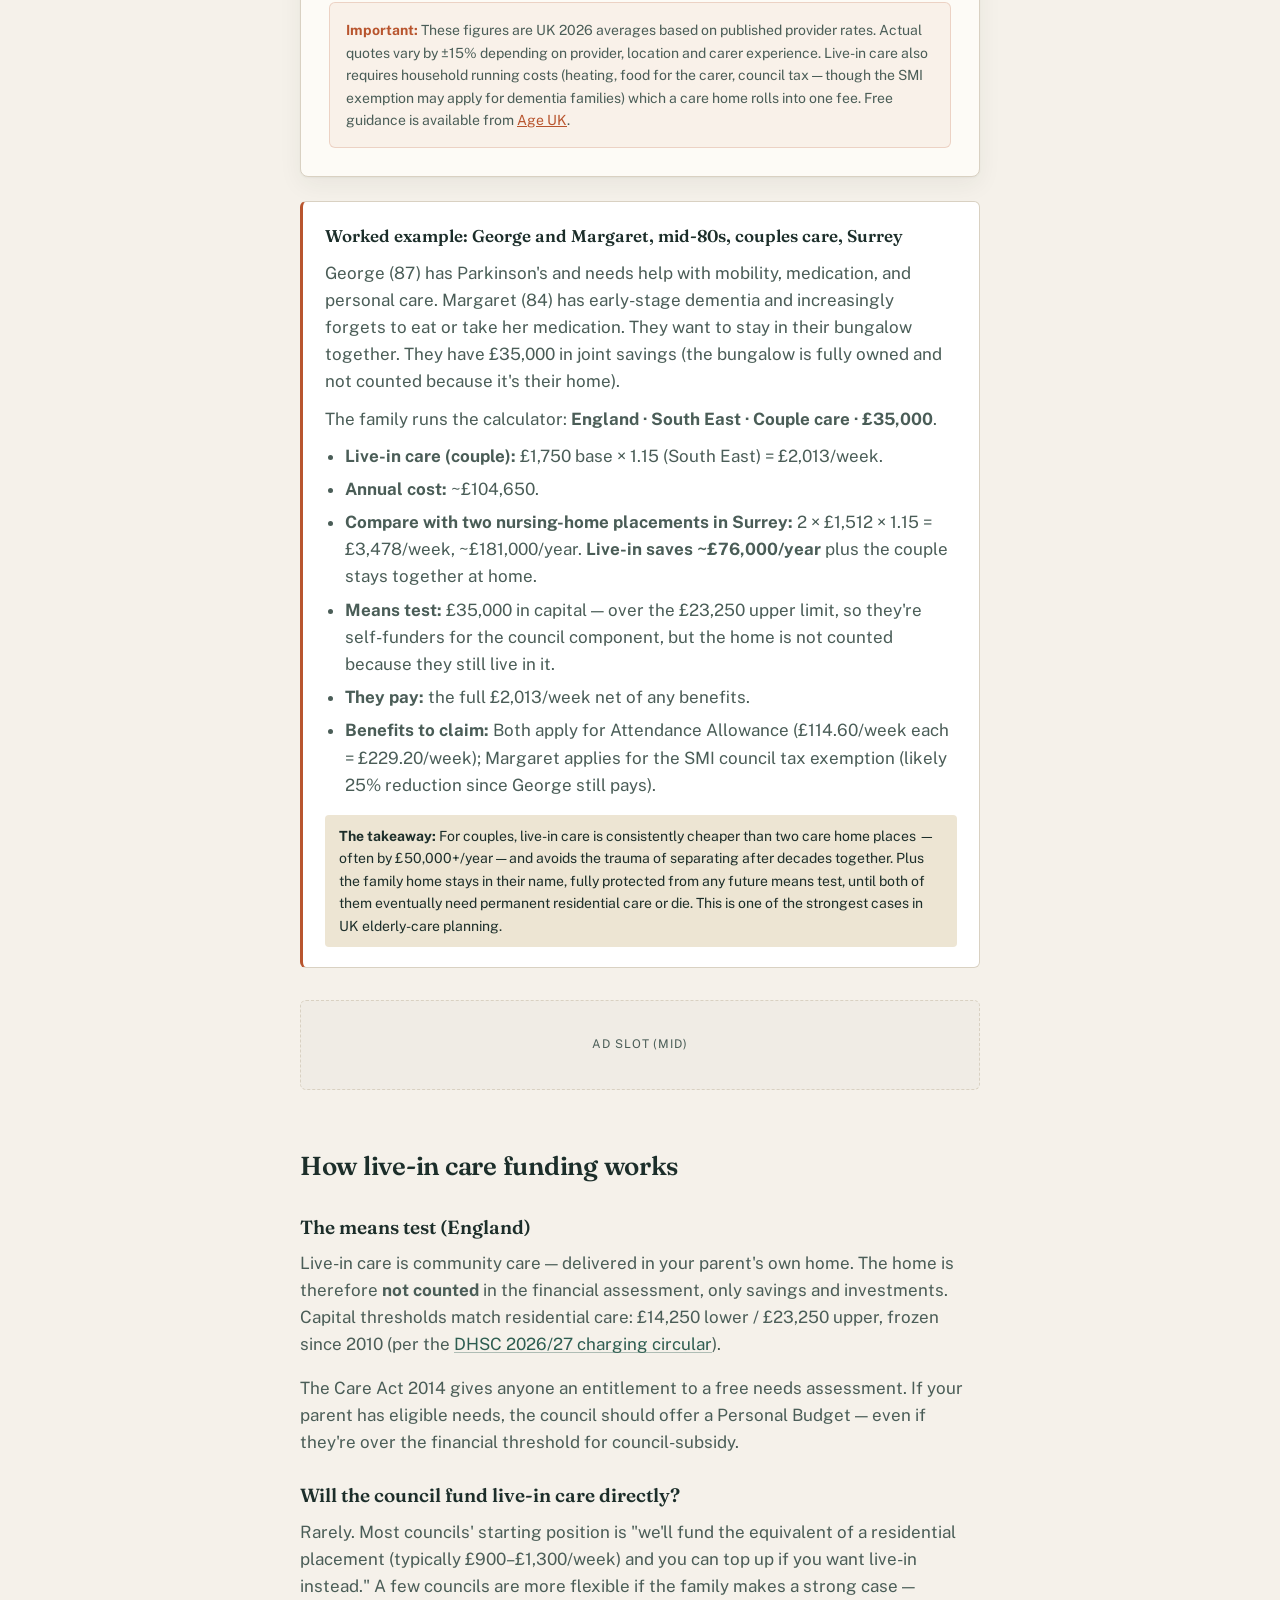
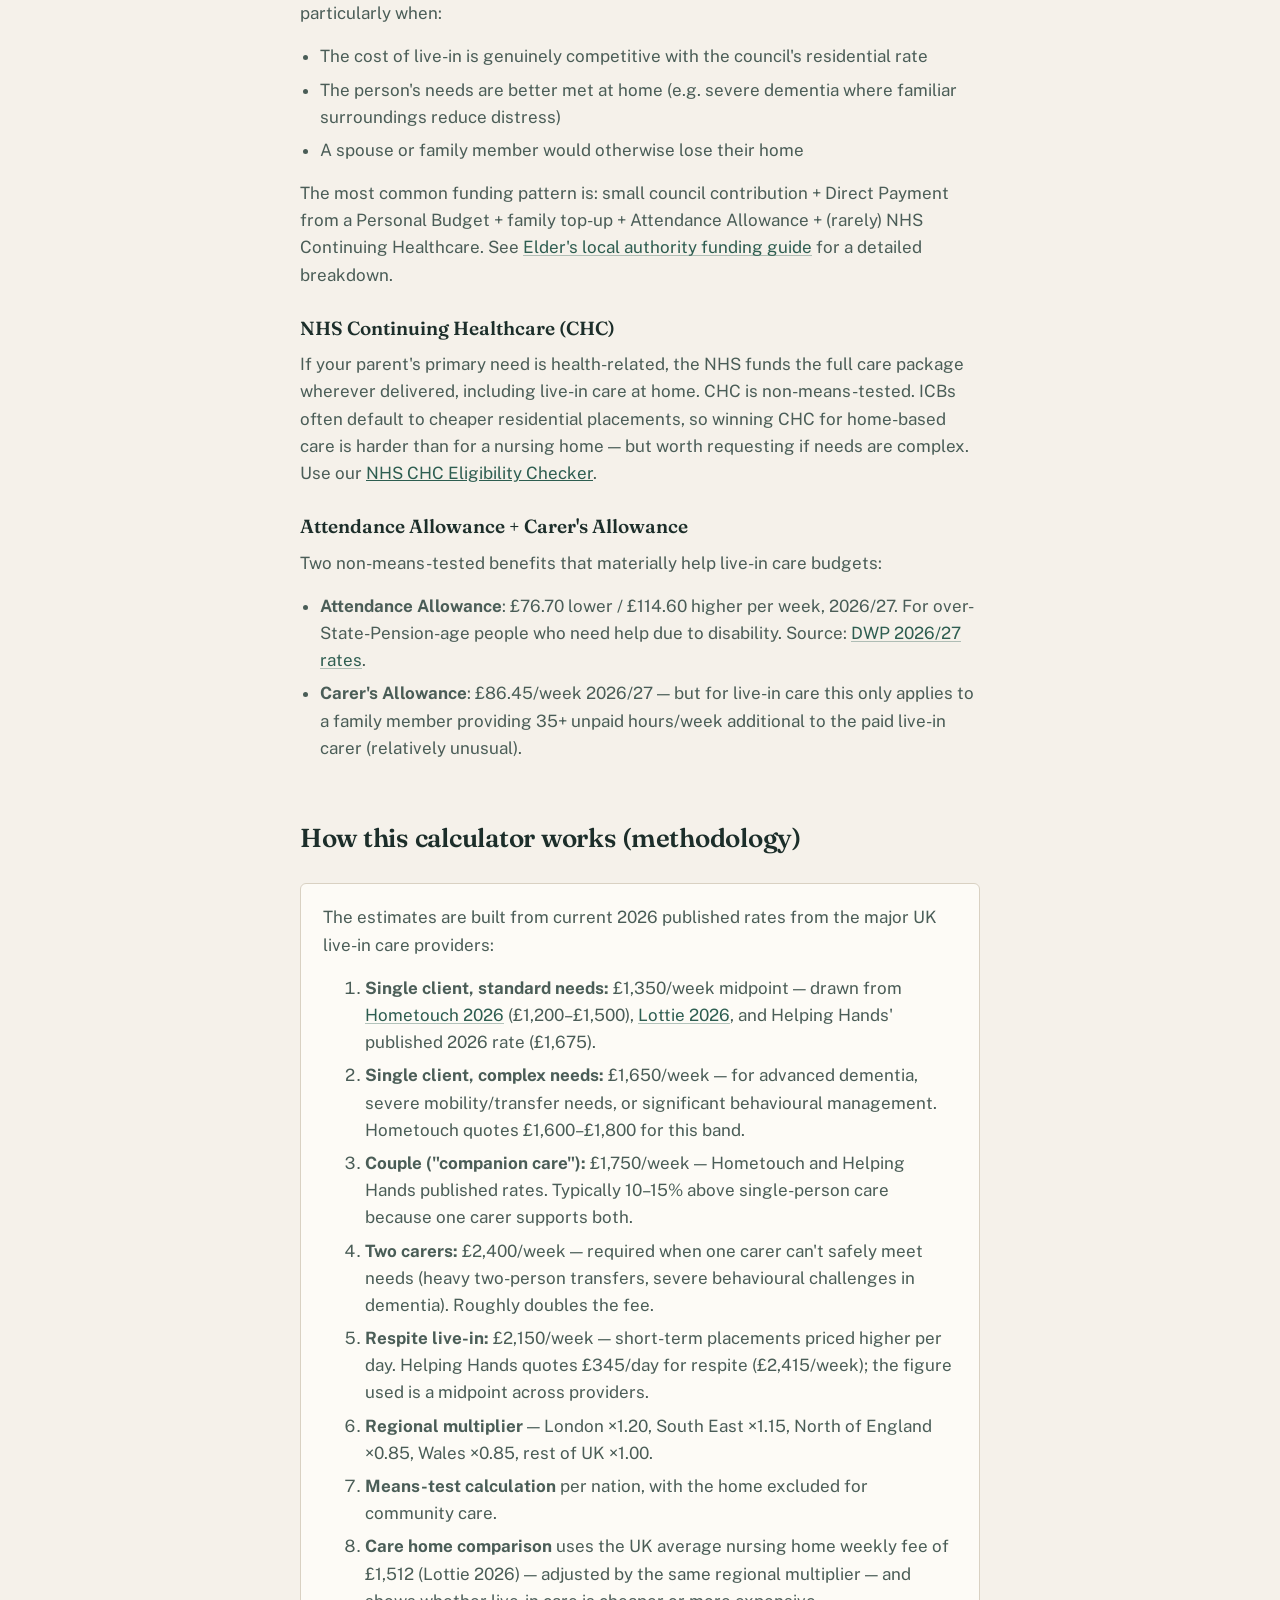
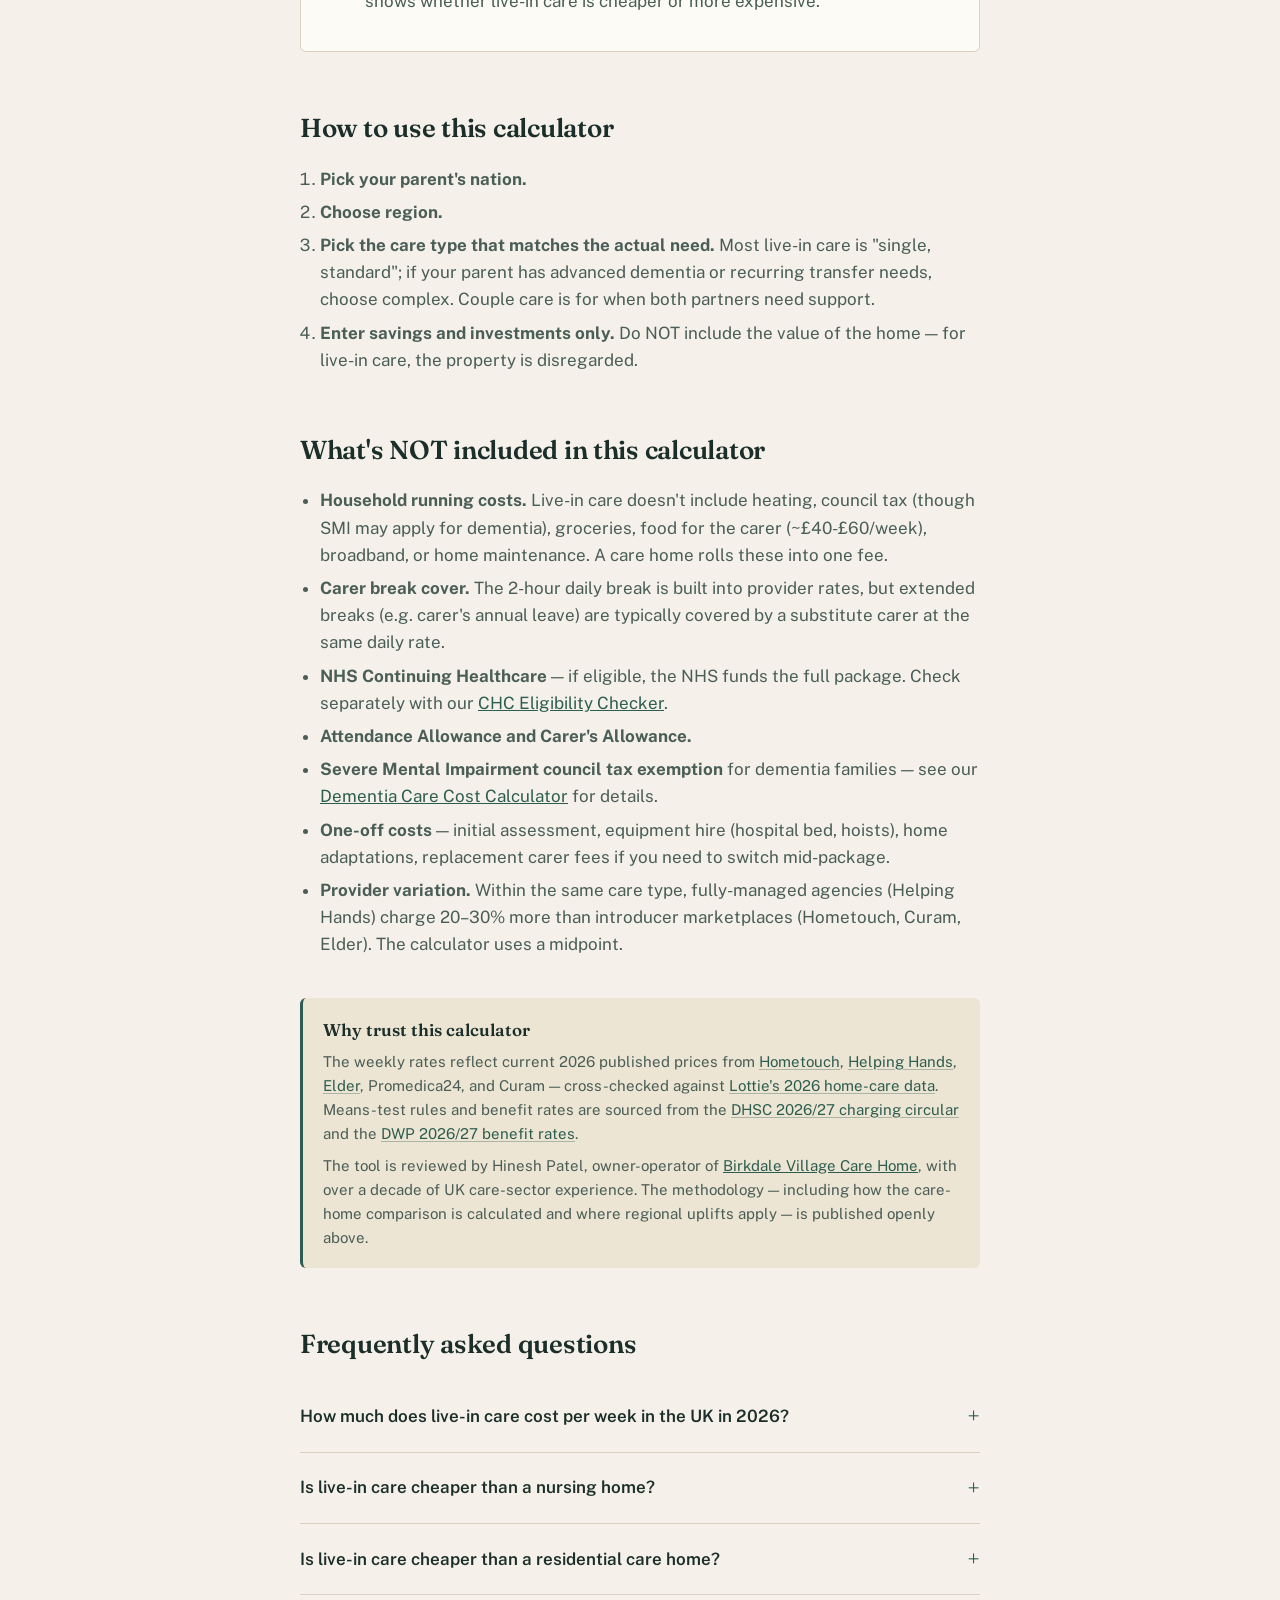
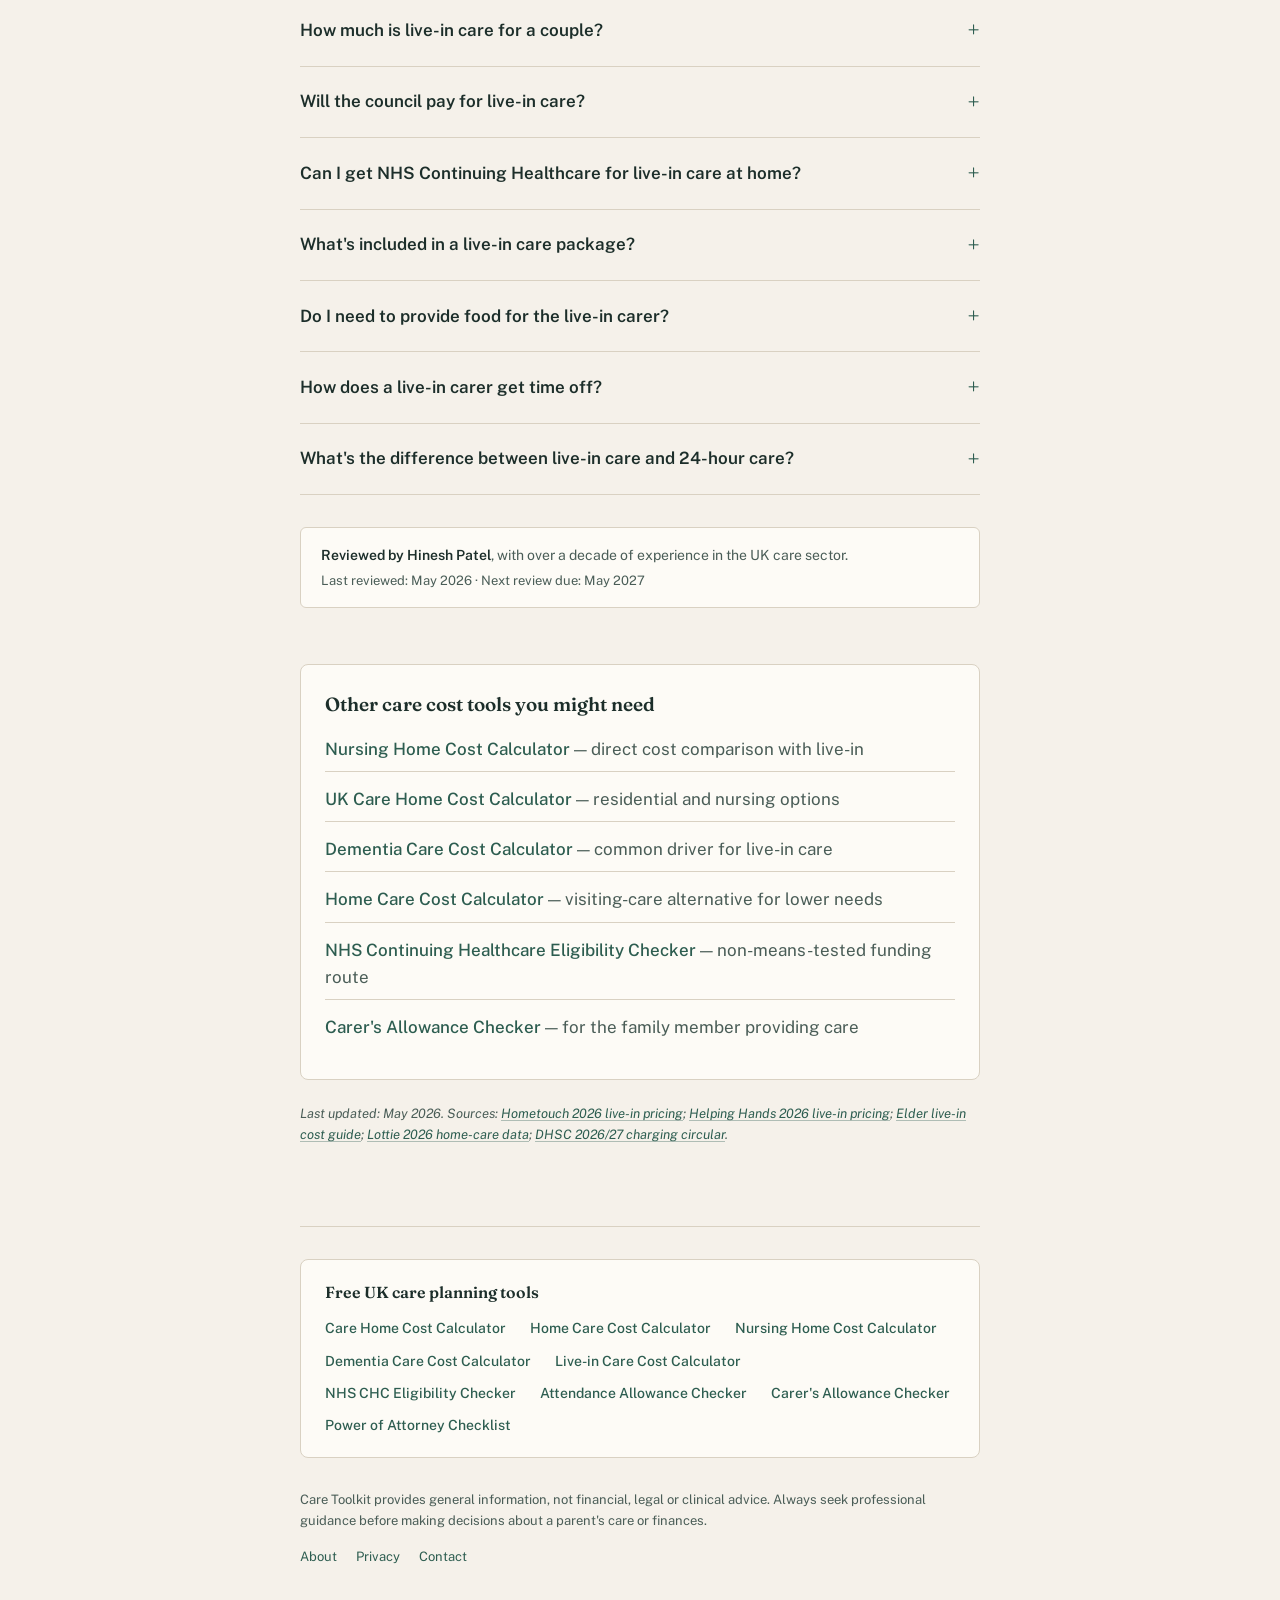
<file: live-in-care-cost-calculator-uk/index.html>
<!DOCTYPE html>
<html lang="en-GB">
<head>
<meta charset="UTF-8">
<meta name="viewport" content="width=device-width, initial-scale=1.0">
<title>Live-in Care Cost Calculator UK 2026 | Single, Couple &amp; Respite Rates</title>
<meta name="description" content="Free UK live-in care cost calculator. Estimate weekly fees for single (£1,200-£1,500) or couple (£1,500-£2,000) live-in care in 2026, plus comparison with nursing home costs. Reviewed by a UK care-sector professional.">
<meta name="robots" content="index, follow">
<link rel="canonical" href="https://caretoolkit.co.uk/live-in-care-cost-calculator-uk/">

<meta property="og:title" content="UK Live-in Care Cost Calculator 2026">
<meta property="og:description" content="Estimate weekly UK live-in care costs (single, couple, respite) and compare with care home fees.">
<meta property="og:type" content="website">
<meta property="og:url" content="https://caretoolkit.co.uk/live-in-care-cost-calculator-uk/">
<meta property="og:locale" content="en_GB">
<meta name="twitter:card" content="summary">

<script type="application/ld+json">
{
  "@context": "https://schema.org",
  "@type": "WebApplication",
  "name": "UK Live-in Care Cost Calculator",
  "description": "Estimate weekly UK live-in care costs in 2026 across single, couple, and complex-needs scenarios with care-home comparison.",
  "applicationCategory": "FinanceApplication",
  "operatingSystem": "Any",
  "offers": { "@type": "Offer", "price": "0", "priceCurrency": "GBP" },
  "reviewedBy": {
    "@type": "Person",
    "name": "Hinesh Patel",
    "description": "Over a decade of experience in the UK care sector"
  }
}
</script>
<script type="application/ld+json">
{
  "@context": "https://schema.org",
  "@type": "FAQPage",
  "mainEntity": [
    { "@type": "Question", "name": "How much does live-in care cost per week in the UK in 2026?", "acceptedAnswer": { "@type": "Answer", "text": "UK live-in care costs £1,200-£1,500/week for one person with straightforward needs in 2026 (national midpoint around £1,350). Complex needs push this to £1,600-£1,800/week, and cases requiring two carers can exceed £2,000/week. Couples ('companion care') typically cost £1,500-£2,000/week — only 10-15% more than single, since one carer supports both. Provider rates vary: Hometouch and Elder operate introducer models from £1,150-£1,500; Helping Hands is fully managed at £1,675/week single / £2,125 couple." } },
    { "@type": "Question", "name": "Is live-in care cheaper than a nursing home?", "acceptedAnswer": { "@type": "Answer", "text": "For individuals, broadly comparable. UK average nursing home is £1,512/week; live-in care averages £1,350/week — slightly cheaper but the gap closes once you factor in keeping the home running (heating, council tax, food for the carer). For couples, live-in is decisively cheaper: one live-in carer at £1,800/week supports both vs two nursing-home places at £3,000+. In London, where nursing homes routinely exceed £1,800/week, live-in care wins on cost for individuals too." } },
    { "@type": "Question", "name": "Is live-in care cheaper than a residential care home?", "acceptedAnswer": { "@type": "Answer", "text": "For individuals, residential care homes (£1,300/week UK average) are typically slightly cheaper than live-in care (£1,350/week). For couples, live-in is significantly cheaper. The non-cost factors — staying in familiar surroundings, keeping pets, maintaining a daily routine — often weigh more heavily for families than the £50/week price difference, especially in early to mid dementia." } },
    { "@type": "Question", "name": "How much is live-in care for a couple?", "acceptedAnswer": { "@type": "Answer", "text": "Live-in care for a couple ('companion care') costs £1,500-£2,000/week — typically only 10-15% more than single-person care because one carer supports both. Compared with two care home places (which would cost £2,600-£3,000+/week), live-in care saves £30,000-£50,000/year for couples, plus the emotional benefit of staying together at home." } },
    { "@type": "Question", "name": "Will the council pay for live-in care?", "acceptedAnswer": { "@type": "Answer", "text": "Rarely directly. Most councils will fund the equivalent value of a residential placement (typically £900-£1,300/week) and leave families to top up if they want live-in instead. Some councils accept a Personal Budget paid as a Direct Payment, which can then be used to commission live-in care. The home is NOT counted in the means test for community care, so the £14,250 / £23,250 capital thresholds (England) only apply to savings." } },
    { "@type": "Question", "name": "Can I get NHS Continuing Healthcare for live-in care at home?", "acceptedAnswer": { "@type": "Answer", "text": "Yes in principle — CHC is non-means-tested and not setting-specific, so the NHS can fund care wherever it's delivered, including live-in at home. In practice, ICBs often prefer cheaper care home placements unless the person has specific reasons to remain at home (ventilator dependency, particular vulnerability, family preference where home is the assessed best interest). It's harder to win CHC for home-based care but worth requesting a Checklist if needs are complex." } },
    { "@type": "Question", "name": "What's included in a live-in care package?", "acceptedAnswer": { "@type": "Answer", "text": "Standard live-in care includes 24/7 presence, personal care (washing, dressing, toileting), meal preparation, light housekeeping, medication prompts, companionship, and daily living support. The carer must have a private bedroom, food and drink provided by the household, and is entitled to a daily 2-hour break. NOT typically included: groceries, household bills, specialist nursing tasks (those need community nurses or CHC), and the carer's pre-arranged time off (covered by a replacement, usually built into the package fee)." } },
    { "@type": "Question", "name": "Do I need to provide food for the live-in carer?", "acceptedAnswer": { "@type": "Answer", "text": "Yes. Live-in carers eat meals from the household — this is industry standard and built into provider expectations. Most carers eat what the family eats; some have specific dietary requirements that families accommodate. Budget for one extra adult's food (typically £40-£60/week). The carer must also have a private bedroom, ideally with a lock, and access to bathroom facilities." } },
    { "@type": "Question", "name": "How does a live-in carer get time off?", "acceptedAnswer": { "@type": "Answer", "text": "Live-in carers are entitled to a 2-hour break each day, typically arranged so a family member, friend, or visiting carer covers. For longer breaks, providers rotate carers — most agencies swap every 2-4 weeks, with the new carer arriving as the previous one leaves. For high-needs cases where two carers are required (heavy moving and handling, severe behavioural challenges in dementia), the package fee roughly doubles." } },
    { "@type": "Question", "name": "What's the difference between live-in care and 24-hour care?", "acceptedAnswer": { "@type": "Answer", "text": "Live-in care is one carer present 24/7 with a daily 2-hour break, sleeping at night with up to two brief overnight calls allowed (per Mencap v Tomlinson-Blake). Cost: £1,200-£1,500/week single. True 24-hour care is two carers in shift rotation providing continuous active staffing — required for very high needs and costing £2,000+/week. Most families assume 'live-in' means 'awake all night' but it doesn't; if your parent regularly needs help overnight, you need waking-night cover or 24-hour active care, not standard live-in." } }
  ]
}
</script>

<link rel="preconnect" href="https://fonts.googleapis.com">
<link rel="preconnect" href="https://fonts.gstatic.com" crossorigin>
<link href="https://fonts.googleapis.com/css2?family=Fraunces:opsz,wght@9..144,400;9..144,600;9..144,700&family=Public+Sans:wght@400;500;600&display=swap" rel="stylesheet">
<link rel="stylesheet" href="/assets/css/shared.css">
</head>
<body>

<div class="wrap">

<header class="site-header">
  <a href="/" class="brand-link">
    <div class="brand">Care Toolkit</div>
    <div class="brand-sub">Free tools for families navigating elderly care in the UK</div>
  </a>
  <nav class="site-nav">
    <a href="/care-home-cost-calculator/">Care Cost Calculator</a>
    <a href="/nhs-chc-eligibility-quiz/">NHS CHC Checker</a>
    <a href="/about/">About</a>
    <a href="/contact/">Contact</a>
  </nav>
</header>

<main>
<span class="year-tag">Updated for 2026 rates</span>
<h1>UK Live-in Care Cost Calculator</h1>
<p class="intro">Estimate the weekly cost of a live-in carer in your parent's own home, based on UK 2026 rates from Hometouch, Helping Hands, Elder, and other major providers. Includes a side-by-side comparison with a typical care home — for couples, live-in care is often dramatically cheaper. Reviewed by a working UK care-home operator.</p>

<!-- AD SLOT: top. Switch on after AdSense approval. -->
<div class="ad-slot">Ad slot (top)</div>

<section class="calc" aria-label="Live-in care cost calculator">

  <div class="field">
    <label for="country">Where will the care be provided? <span class="hint">— rules differ across the UK</span></label>
    <select id="country">
      <option value="england">England</option>
      <option value="wales">Wales</option>
      <option value="scotland">Scotland</option>
      <option value="ni">Northern Ireland</option>
    </select>
  </div>

  <div class="field">
    <label for="region">Region</label>
    <select id="region">
      <option value="london">London</option>
      <option value="southeast">South East</option>
      <option value="average" selected>Rest of UK average</option>
      <option value="north">North of England</option>
      <option value="walesregion">Wales</option>
    </select>
  </div>

  <div class="field">
    <label for="careType">Type of live-in care needed</label>
    <select id="careType">
      <option value="single-standard" selected>Single client, standard needs (£1,350/wk avg)</option>
      <option value="single-complex">Single client, complex needs (£1,650/wk avg)</option>
      <option value="couple">Couple / companion care (£1,750/wk avg)</option>
      <option value="two-carers">Two carers required (£2,400/wk avg)</option>
      <option value="respite">Respite live-in (short term, £2,150/wk avg)</option>
    </select>
  </div>

  <div class="field">
    <label for="assets">Total savings &amp; investments (£) <span class="hint">— home is NOT counted for live-in care</span></label>
    <input type="number" id="assets" min="0" step="1000" value="50000" inputmode="numeric">
  </div>

  <div class="results" id="results" aria-live="polite">
    <div class="result-headline">
      <span class="result-label">Estimated weekly cost</span>
      <span class="result-value" id="weekly">£—</span>
    </div>
    <div class="result-row">
      <span class="result-label">Annual cost</span>
      <span class="result-value" id="annual">£—</span>
    </div>
    <div class="result-row">
      <span class="result-label">vs UK avg nursing home (£1,512/wk)</span>
      <span class="result-value" id="vsCarehome" style="font-size: 16px;">—</span>
    </div>
    <div class="result-row">
      <span class="result-label">Means-test status</span>
      <span class="result-value" id="meansStatus" style="font-size: 16px;">—</span>
    </div>
    <div class="result-row">
      <span class="result-label">Likely council contribution</span>
      <span class="result-value" id="council">£—</span>
    </div>
    <div class="result-row">
      <span class="result-label">Likely you / family contribution</span>
      <span class="result-value" id="self">£—</span>
    </div>
    <div class="status" id="statusMsg"></div>
  </div>

  <div class="disclaimer">
    <strong>Important:</strong> These figures are UK 2026 averages based on published provider rates. Actual quotes vary by ±15% depending on provider, location and carer experience. Live-in care also requires household running costs (heating, food for the carer, council tax — though the SMI exemption may apply for dementia families) which a care home rolls into one fee. Free guidance is available from <a href="https://www.ageuk.org.uk" target="_blank" rel="noopener" style="color:var(--accent-warm);">Age UK</a>.
  </div>
</section>

<div class="worked-example">
  <h4>Worked example: George and Margaret, mid-80s, couples care, Surrey</h4>
  <p>George (87) has Parkinson's and needs help with mobility, medication, and personal care. Margaret (84) has early-stage dementia and increasingly forgets to eat or take her medication. They want to stay in their bungalow together. They have £35,000 in joint savings (the bungalow is fully owned and not counted because it's their home).</p>
  <p>The family runs the calculator: <strong>England · South East · Couple care · £35,000</strong>.</p>
  <ul>
    <li><strong>Live-in care (couple):</strong> £1,750 base × 1.15 (South East) = £2,013/week.</li>
    <li><strong>Annual cost:</strong> ~£104,650.</li>
    <li><strong>Compare with two nursing-home placements in Surrey:</strong> 2 × £1,512 × 1.15 = £3,478/week, ~£181,000/year. <strong>Live-in saves ~£76,000/year</strong> plus the couple stays together at home.</li>
    <li><strong>Means test:</strong> £35,000 in capital — over the £23,250 upper limit, so they're self-funders for the council component, but the home is not counted because they still live in it.</li>
    <li><strong>They pay:</strong> the full £2,013/week net of any benefits.</li>
    <li><strong>Benefits to claim:</strong> Both apply for Attendance Allowance (£114.60/week each = £229.20/week); Margaret applies for the SMI council tax exemption (likely 25% reduction since George still pays).</li>
  </ul>
  <div class="we-result"><strong>The takeaway:</strong> For couples, live-in care is consistently cheaper than two care home places — often by £50,000+/year — and avoids the trauma of separating after decades together. Plus the family home stays in their name, fully protected from any future means test, until both of them eventually need permanent residential care or die. This is one of the strongest cases in UK elderly-care planning.</div>
</div>

<!-- AD SLOT: mid. Switch on after AdSense approval. -->
<div class="ad-slot">Ad slot (mid)</div>

<h2>How live-in care funding works</h2>

<h3>The means test (England)</h3>
<p>Live-in care is community care — delivered in your parent's own home. The home is therefore <strong>not counted</strong> in the financial assessment, only savings and investments. Capital thresholds match residential care: £14,250 lower / £23,250 upper, frozen since 2010 (per the <a class="body-cite" href="https://www.gov.uk/government/publications/social-care-charging-for-local-authorities-2026-to-2027/social-care-charging-for-care-and-support-2026-to-2027-local-authority-circular" target="_blank" rel="noopener">DHSC 2026/27 charging circular</a>).</p>
<p>The Care Act 2014 gives anyone an entitlement to a free needs assessment. If your parent has eligible needs, the council should offer a Personal Budget — even if they're over the financial threshold for council-subsidy.</p>

<h3>Will the council fund live-in care directly?</h3>
<p>Rarely. Most councils' starting position is "we'll fund the equivalent of a residential placement (typically £900–£1,300/week) and you can top up if you want live-in instead." A few councils are more flexible if the family makes a strong case — particularly when:</p>
<ul>
  <li>The cost of live-in is genuinely competitive with the council's residential rate</li>
  <li>The person's needs are better met at home (e.g. severe dementia where familiar surroundings reduce distress)</li>
  <li>A spouse or family member would otherwise lose their home</li>
</ul>
<p>The most common funding pattern is: small council contribution + Direct Payment from a Personal Budget + family top-up + Attendance Allowance + (rarely) NHS Continuing Healthcare. See <a class="body-cite" href="https://www.elder.org/articles/legal/local-authority-funding/" target="_blank" rel="noopener">Elder's local authority funding guide</a> for a detailed breakdown.</p>

<h3>NHS Continuing Healthcare (CHC)</h3>
<p>If your parent's primary need is health-related, the NHS funds the full care package wherever delivered, including live-in care at home. CHC is non-means-tested. ICBs often default to cheaper residential placements, so winning CHC for home-based care is harder than for a nursing home — but worth requesting if needs are complex. Use our <a href="/nhs-chc-eligibility-quiz/">NHS CHC Eligibility Checker</a>.</p>

<h3>Attendance Allowance + Carer's Allowance</h3>
<p>Two non-means-tested benefits that materially help live-in care budgets:</p>
<ul>
  <li><strong>Attendance Allowance</strong>: £76.70 lower / £114.60 higher per week, 2026/27. For over-State-Pension-age people who need help due to disability. Source: <a class="body-cite" href="https://www.gov.uk/government/publications/benefit-and-pension-rates-2026-to-2027/proposed-benefit-and-pension-rates-2026-to-2027" target="_blank" rel="noopener">DWP 2026/27 rates</a>.</li>
  <li><strong>Carer's Allowance</strong>: £86.45/week 2026/27 — but for live-in care this only applies to a family member providing 35+ unpaid hours/week additional to the paid live-in carer (relatively unusual).</li>
</ul>

<h2>How this calculator works (methodology)</h2>
<div class="methodology">
  <p>The estimates are built from current 2026 published rates from the major UK live-in care providers:</p>
  <ol>
    <li><strong>Single client, standard needs:</strong> £1,350/week midpoint — drawn from <a class="body-cite" href="https://myhometouch.com/cost-of-live-in-care" target="_blank" rel="noopener">Hometouch 2026</a> (£1,200–£1,500), <a class="body-cite" href="https://lottie.org/home-care-services-guides/care-at-home-costs/" target="_blank" rel="noopener">Lottie 2026</a>, and Helping Hands' published 2026 rate (£1,675).</li>
    <li><strong>Single client, complex needs:</strong> £1,650/week — for advanced dementia, severe mobility/transfer needs, or significant behavioural management. Hometouch quotes £1,600–£1,800 for this band.</li>
    <li><strong>Couple ("companion care"):</strong> £1,750/week — Hometouch and Helping Hands published rates. Typically 10–15% above single-person care because one carer supports both.</li>
    <li><strong>Two carers:</strong> £2,400/week — required when one carer can't safely meet needs (heavy two-person transfers, severe behavioural challenges in dementia). Roughly doubles the fee.</li>
    <li><strong>Respite live-in:</strong> £2,150/week — short-term placements priced higher per day. Helping Hands quotes £345/day for respite (£2,415/week); the figure used is a midpoint across providers.</li>
    <li><strong>Regional multiplier</strong> — London ×1.20, South East ×1.15, North of England ×0.85, Wales ×0.85, rest of UK ×1.00.</li>
    <li><strong>Means-test calculation</strong> per nation, with the home excluded for community care.</li>
    <li><strong>Care home comparison</strong> uses the UK average nursing home weekly fee of £1,512 (Lottie 2026) — adjusted by the same regional multiplier — and shows whether live-in care is cheaper or more expensive.</li>
  </ol>
</div>

<h2>How to use this calculator</h2>
<ol>
  <li><strong>Pick your parent's nation.</strong></li>
  <li><strong>Choose region.</strong></li>
  <li><strong>Pick the care type that matches the actual need.</strong> Most live-in care is "single, standard"; if your parent has advanced dementia or recurring transfer needs, choose complex. Couple care is for when both partners need support.</li>
  <li><strong>Enter savings and investments only.</strong> Do NOT include the value of the home — for live-in care, the property is disregarded.</li>
</ol>

<h2>What's NOT included in this calculator</h2>
<ul>
  <li><strong>Household running costs.</strong> Live-in care doesn't include heating, council tax (though SMI may apply for dementia), groceries, food for the carer (~£40-£60/week), broadband, or home maintenance. A care home rolls these into one fee.</li>
  <li><strong>Carer break cover.</strong> The 2-hour daily break is built into provider rates, but extended breaks (e.g. carer's annual leave) are typically covered by a substitute carer at the same daily rate.</li>
  <li><strong>NHS Continuing Healthcare</strong> — if eligible, the NHS funds the full package. Check separately with our <a href="/nhs-chc-eligibility-quiz/">CHC Eligibility Checker</a>.</li>
  <li><strong>Attendance Allowance and Carer's Allowance.</strong></li>
  <li><strong>Severe Mental Impairment council tax exemption</strong> for dementia families — see our <a href="/dementia-care-cost-calculator-uk/">Dementia Care Cost Calculator</a> for details.</li>
  <li><strong>One-off costs</strong> — initial assessment, equipment hire (hospital bed, hoists), home adaptations, replacement carer fees if you need to switch mid-package.</li>
  <li><strong>Provider variation.</strong> Within the same care type, fully-managed agencies (Helping Hands) charge 20–30% more than introducer marketplaces (Hometouch, Curam, Elder). The calculator uses a midpoint.</li>
</ul>

<div class="trust-block">
  <strong>Why trust this calculator</strong>
  <p>The weekly rates reflect current 2026 published prices from <a class="body-cite" href="https://myhometouch.com/cost-of-live-in-care" target="_blank" rel="noopener">Hometouch</a>, <a class="body-cite" href="https://www.helpinghandshomecare.co.uk/costs-funding/cost-of-live-in-care/" target="_blank" rel="noopener">Helping Hands</a>, <a class="body-cite" href="https://www.elder.org/live-in-care/how-much-does-live-in-care-cost/" target="_blank" rel="noopener">Elder</a>, Promedica24, and Curam — cross-checked against <a class="body-cite" href="https://lottie.org/home-care-services-guides/care-at-home-costs/" target="_blank" rel="noopener">Lottie's 2026 home-care data</a>. Means-test rules and benefit rates are sourced from the <a class="body-cite" href="https://www.gov.uk/government/publications/social-care-charging-for-local-authorities-2026-to-2027/social-care-charging-for-care-and-support-2026-to-2027-local-authority-circular" target="_blank" rel="noopener">DHSC 2026/27 charging circular</a> and the <a class="body-cite" href="https://www.gov.uk/government/publications/benefit-and-pension-rates-2026-to-2027/proposed-benefit-and-pension-rates-2026-to-2027" target="_blank" rel="noopener">DWP 2026/27 benefit rates</a>.</p>
  <p>The tool is reviewed by Hinesh Patel, owner-operator of <a href="https://www.birkdalevillagecarehome.co.uk" target="_blank" rel="noopener">Birkdale Village Care Home</a>, with over a decade of UK care-sector experience. The methodology — including how the care-home comparison is calculated and where regional uplifts apply — is published openly above.</p>
</div>

<h2>Frequently asked questions</h2>

<details><summary>How much does live-in care cost per week in the UK in 2026?</summary>
<p>UK live-in care costs £1,200–£1,500/week for one person with straightforward needs in 2026 (national midpoint around £1,350). Complex needs push this to £1,600–£1,800/week, and cases requiring two carers can exceed £2,000/week. Couples ("companion care") typically cost £1,500–£2,000/week — only 10-15% more than single, since one carer supports both. Provider rates vary: Hometouch and Elder operate introducer models from £1,150–£1,500; Helping Hands is fully managed at £1,675/week single / £2,125 couple.</p></details>

<details><summary>Is live-in care cheaper than a nursing home?</summary>
<p>For individuals, broadly comparable. UK average nursing home is £1,512/week; live-in care averages £1,350/week — slightly cheaper but the gap closes once you factor in keeping the home running (heating, council tax, food for the carer). For couples, live-in is decisively cheaper: one live-in carer at £1,800/week supports both vs two nursing-home places at £3,000+. In London, where nursing homes routinely exceed £1,800/week, live-in care wins on cost for individuals too. Use our <a href="/nursing-home-cost-calculator-uk/">Nursing Home Cost Calculator</a> for the direct comparison.</p></details>

<details><summary>Is live-in care cheaper than a residential care home?</summary>
<p>For individuals, residential care homes (£1,300/week UK average) are typically slightly cheaper than live-in care (£1,350/week). For couples, live-in is significantly cheaper. The non-cost factors — staying in familiar surroundings, keeping pets, maintaining a daily routine — often weigh more heavily for families than the £50/week price difference, especially in early to mid dementia.</p></details>

<details><summary>How much is live-in care for a couple?</summary>
<p>Live-in care for a couple ("companion care") costs £1,500–£2,000/week — typically only 10–15% more than single-person care because one carer supports both. Compared with two care home places (which would cost £2,600–£3,000+/week), live-in care saves £30,000–£50,000/year for couples, plus the emotional benefit of staying together at home.</p></details>

<details><summary>Will the council pay for live-in care?</summary>
<p>Rarely directly. Most councils will fund the equivalent value of a residential placement (typically £900–£1,300/week) and leave families to top up if they want live-in instead. Some councils accept a Personal Budget paid as a Direct Payment, which can then be used to commission live-in care. The home is NOT counted in the means test for community care, so the £14,250 / £23,250 capital thresholds (England) only apply to savings.</p></details>

<details><summary>Can I get NHS Continuing Healthcare for live-in care at home?</summary>
<p>Yes in principle — CHC is non-means-tested and not setting-specific, so the NHS can fund care wherever it's delivered, including live-in at home. In practice, ICBs often prefer cheaper care home placements unless the person has specific reasons to remain at home (ventilator dependency, particular vulnerability, family preference where home is the assessed best interest). It's harder to win CHC for home-based care but worth requesting a Checklist if needs are complex.</p></details>

<details><summary>What's included in a live-in care package?</summary>
<p>Standard live-in care includes 24/7 presence, personal care (washing, dressing, toileting), meal preparation, light housekeeping, medication prompts, companionship, and daily living support. The carer must have a private bedroom, food and drink provided by the household, and is entitled to a daily 2-hour break. NOT typically included: groceries, household bills, specialist nursing tasks (those need community nurses or CHC), and the carer's pre-arranged time off (covered by a replacement, usually built into the package fee).</p></details>

<details><summary>Do I need to provide food for the live-in carer?</summary>
<p>Yes. Live-in carers eat meals from the household — this is industry standard and built into provider expectations. Most carers eat what the family eats; some have specific dietary requirements that families accommodate. Budget for one extra adult's food (typically £40–£60/week). The carer must also have a private bedroom, ideally with a lock, and access to bathroom facilities.</p></details>

<details><summary>How does a live-in carer get time off?</summary>
<p>Live-in carers are entitled to a 2-hour break each day, typically arranged so a family member, friend, or visiting carer covers. For longer breaks, providers rotate carers — most agencies swap every 2–4 weeks, with the new carer arriving as the previous one leaves. For high-needs cases where two carers are required (heavy moving and handling, severe behavioural challenges in dementia), the package fee roughly doubles.</p></details>

<details><summary>What's the difference between live-in care and 24-hour care?</summary>
<p>Live-in care is one carer present 24/7 with a daily 2-hour break, sleeping at night with up to two brief overnight calls allowed (per <em>Mencap v Tomlinson-Blake</em>). Cost: £1,200–£1,500/week single. True 24-hour care is two carers in shift rotation providing continuous active staffing — required for very high needs and costing £2,000+/week. Most families assume 'live-in' means 'awake all night' but it doesn't; if your parent regularly needs help overnight, you need waking-night cover (see our <a href="/home-care-cost-calculator-uk/">Home Care Cost Calculator</a>) or 24-hour active care, not standard live-in.</p></details>

<div class="reviewed-by">
  <span class="reviewer-name">Reviewed by Hinesh Patel</span>, with over a decade of experience in the UK care sector.
  <div class="review-dates">Last reviewed: May 2026 · Next review due: May 2027</div>
</div>

<aside class="related">
  <h3>Other care cost tools you might need</h3>
  <ul>
    <li><a href="/nursing-home-cost-calculator-uk/">Nursing Home Cost Calculator</a> — direct cost comparison with live-in</li>
    <li><a href="/care-home-cost-calculator/">UK Care Home Cost Calculator</a> — residential and nursing options</li>
    <li><a href="/dementia-care-cost-calculator-uk/">Dementia Care Cost Calculator</a> — common driver for live-in care</li>
    <li><a href="/home-care-cost-calculator-uk/">Home Care Cost Calculator</a> — visiting-care alternative for lower needs</li>
    <li><a href="/nhs-chc-eligibility-quiz/">NHS Continuing Healthcare Eligibility Checker</a> — non-means-tested funding route</li>
    <li><a href="/carers-allowance-checker/">Carer's Allowance Checker</a> — for the family member providing care</li>
  </ul>
</aside>

<p class="last-updated">Last updated: May 2026. Sources: <a class="body-cite" href="https://myhometouch.com/cost-of-live-in-care" target="_blank" rel="noopener">Hometouch 2026 live-in pricing</a>; <a class="body-cite" href="https://www.helpinghandshomecare.co.uk/costs-funding/cost-of-live-in-care/" target="_blank" rel="noopener">Helping Hands 2026 live-in pricing</a>; <a class="body-cite" href="https://www.elder.org/live-in-care/how-much-does-live-in-care-cost/" target="_blank" rel="noopener">Elder live-in cost guide</a>; <a class="body-cite" href="https://lottie.org/home-care-services-guides/care-at-home-costs/" target="_blank" rel="noopener">Lottie 2026 home-care data</a>; <a class="body-cite" href="https://www.gov.uk/government/publications/social-care-charging-for-local-authorities-2026-to-2027/social-care-charging-for-care-and-support-2026-to-2027-local-authority-circular" target="_blank" rel="noopener">DHSC 2026/27 charging circular</a>.</p>

</main>

<footer class="site-footer">
  <div class="popular-tools-footer">
    <h4>Free UK care planning tools</h4>
    <ul>
      <li><a href="/care-home-cost-calculator/">Care Home Cost Calculator</a></li>
      <li><a href="/home-care-cost-calculator-uk/">Home Care Cost Calculator</a></li>
      <li><a href="/nursing-home-cost-calculator-uk/">Nursing Home Cost Calculator</a></li>
      <li><a href="/dementia-care-cost-calculator-uk/">Dementia Care Cost Calculator</a></li>
      <li><a href="/live-in-care-cost-calculator-uk/">Live-in Care Cost Calculator</a></li>
      <li><a href="/nhs-chc-eligibility-quiz/">NHS CHC Eligibility Checker</a></li>
      <li><a href="/attendance-allowance-checker/">Attendance Allowance Checker</a></li>
      <li><a href="/carers-allowance-checker/">Carer's Allowance Checker</a></li>
      <li><a href="/power-of-attorney-checklist/">Power of Attorney Checklist</a></li>
    </ul>
  </div>
  <p>Care Toolkit provides general information, not financial, legal or clinical advice. Always seek professional guidance before making decisions about a parent's care or finances.</p>
  <div class="footer-links">
    <a href="/about/">About</a>
    <a href="/privacy/">Privacy</a>
    <a href="/contact/">Contact</a>
  </div>
</footer>

</div>

<div class="cookie-banner" id="cookie-banner">
  <div class="cookie-banner-inner">
    <p>We use cookies to analyse site traffic and serve relevant ads. You can accept or reject these — only essential cookies are used otherwise. <a href="/privacy/">Read our privacy policy</a>.</p>
    <div class="cookie-actions">
      <button class="cookie-btn reject" id="cookie-reject">Reject</button>
      <button class="cookie-btn accept" id="cookie-accept">Accept</button>
    </div>
  </div>
</div>

<script src="/assets/js/shared.js"></script>
<script>
const BASE_COSTS = {
  'single-standard': 1350,
  'single-complex':  1650,
  'couple':          1750,
  'two-carers':      2400,
  'respite':         2150
};
const REGION_MULT = {
  'london':      1.20,
  'southeast':   1.15,
  'average':     1.00,
  'north':       0.85,
  'walesregion': 0.85
};
const NURSING_HOME_BASE = 1512;
const THRESHOLDS = {
  'england':  { lower: 14250, upper: 23250 },
  'ni':       { lower: 14250, upper: 23250 },
  'wales':    { lower: 50000, upper: 50000 },
  'scotland': { lower: 22750, upper: 35750 }
};
const fmt = (n) => '£' + Math.round(n).toLocaleString('en-GB');

function calculate() {
  const country  = document.getElementById('country').value;
  const region   = document.getElementById('region').value;
  const careType = document.getElementById('careType').value;
  const assets   = Math.max(0, parseFloat(document.getElementById('assets').value) || 0);

  const mult = REGION_MULT[region];
  const weekly = BASE_COSTS[careType] * mult;
  const annual = weekly * 52;
  const carehome = NURSING_HOME_BASE * mult;
  const couplesCarehome = carehome * 2;

  let vsCarehomeText;
  if (careType === 'couple') {
    const diff = couplesCarehome - weekly;
    vsCarehomeText = diff > 0
      ? `Live-in saves ${fmt(diff)}/wk vs 2 nursing homes`
      : `Live-in costs ${fmt(-diff)}/wk more than 2 nursing homes`;
  } else {
    const diff = carehome - weekly;
    vsCarehomeText = diff > 0
      ? `Live-in saves ${fmt(diff)}/wk vs nursing home`
      : `Live-in costs ${fmt(-diff)}/wk more than nursing home`;
  }

  document.getElementById('weekly').textContent = fmt(weekly) + ' / week';
  document.getElementById('annual').textContent = fmt(annual);
  document.getElementById('vsCarehome').textContent = vsCarehomeText;

  const t = THRESHOLDS[country];
  let status = '', councilPay = 0, selfPay = weekly, msg = '';

  if (country === 'wales') {
    if (assets > t.upper) {
      status = 'Self-funder';
      msg = '<strong>You will likely pay the full cost.</strong> Wales uses a single £50,000 capital limit. The home is not counted for live-in care.';
    } else {
      status = 'Council may contribute';
      councilPay = weekly * 0.4;
      selfPay = weekly - councilPay;
      msg = '<strong>Council may contribute partially.</strong> Most Welsh councils default to funding a residential equivalent and require top-up for live-in.';
    }
  } else if (country === 'scotland') {
    if (assets > t.upper) {
      status = 'Self-funder (with free personal care)';
      councilPay = 250;
      selfPay = weekly - councilPay;
      msg = '<strong>Personal care is free in Scotland</strong> for over-65s assessed as needing it (around £250/week contribution from the council toward the personal-care element).';
    } else if (assets > t.lower) {
      const tariff = Math.ceil((assets - t.lower) / 250);
      councilPay = Math.max(0, weekly - tariff - 250);
      selfPay = weekly - councilPay;
      status = `Tariff zone (~£${tariff}/wk tariff)`;
      msg = `<strong>Tariff zone</strong> — about £${tariff}/week from capital plus your income.`;
    } else {
      status = 'Means-tested support';
      councilPay = weekly * 0.6;
      selfPay = weekly - councilPay;
      msg = '<strong>Capital below £22,750</strong> — the council will fund a substantial portion, typically benchmarked against a residential placement.';
    }
  } else {
    if (assets > t.upper) {
      status = 'Self-funder';
      councilPay = 0;
      selfPay = weekly;
      msg = `<strong>You will pay the full cost.</strong> Capital above £${t.upper.toLocaleString()} means no council subsidy. The home is NOT counted for live-in care, so only savings matter. NHS Continuing Healthcare may apply if needs are primarily health-related.`;
    } else if (assets > t.lower) {
      const tariff = Math.ceil((assets - t.lower) / 250);
      status = `Partial council support (~£${tariff}/wk tariff)`;
      councilPay = Math.max(0, weekly * 0.5 - tariff);
      selfPay = weekly - councilPay;
      msg = `<strong>Tariff zone.</strong> Most councils will only fund a residential-equivalent rate (typically £900–£1,300/week) and require top-up for live-in. Tariff income ~£${tariff}/week from capital.`;
    } else {
      status = 'Means-tested support';
      councilPay = weekly * 0.6;
      selfPay = weekly - councilPay;
      msg = `<strong>Your capital is protected.</strong> Below £${t.lower.toLocaleString()}, capital is disregarded. Council typically funds the residential-equivalent rate; family or NHS funding may bridge to a live-in package.`;
    }
  }

  document.getElementById('meansStatus').textContent = status;
  document.getElementById('council').textContent = fmt(councilPay) + ' / week';
  document.getElementById('self').textContent = fmt(selfPay) + ' / week';
  document.getElementById('statusMsg').innerHTML = msg;
}

['country','region','careType','assets'].forEach(id => {
  document.getElementById(id).addEventListener('input', calculate);
  document.getElementById(id).addEventListener('change', calculate);
});
calculate();
</script>
</body>
</html>
</file>
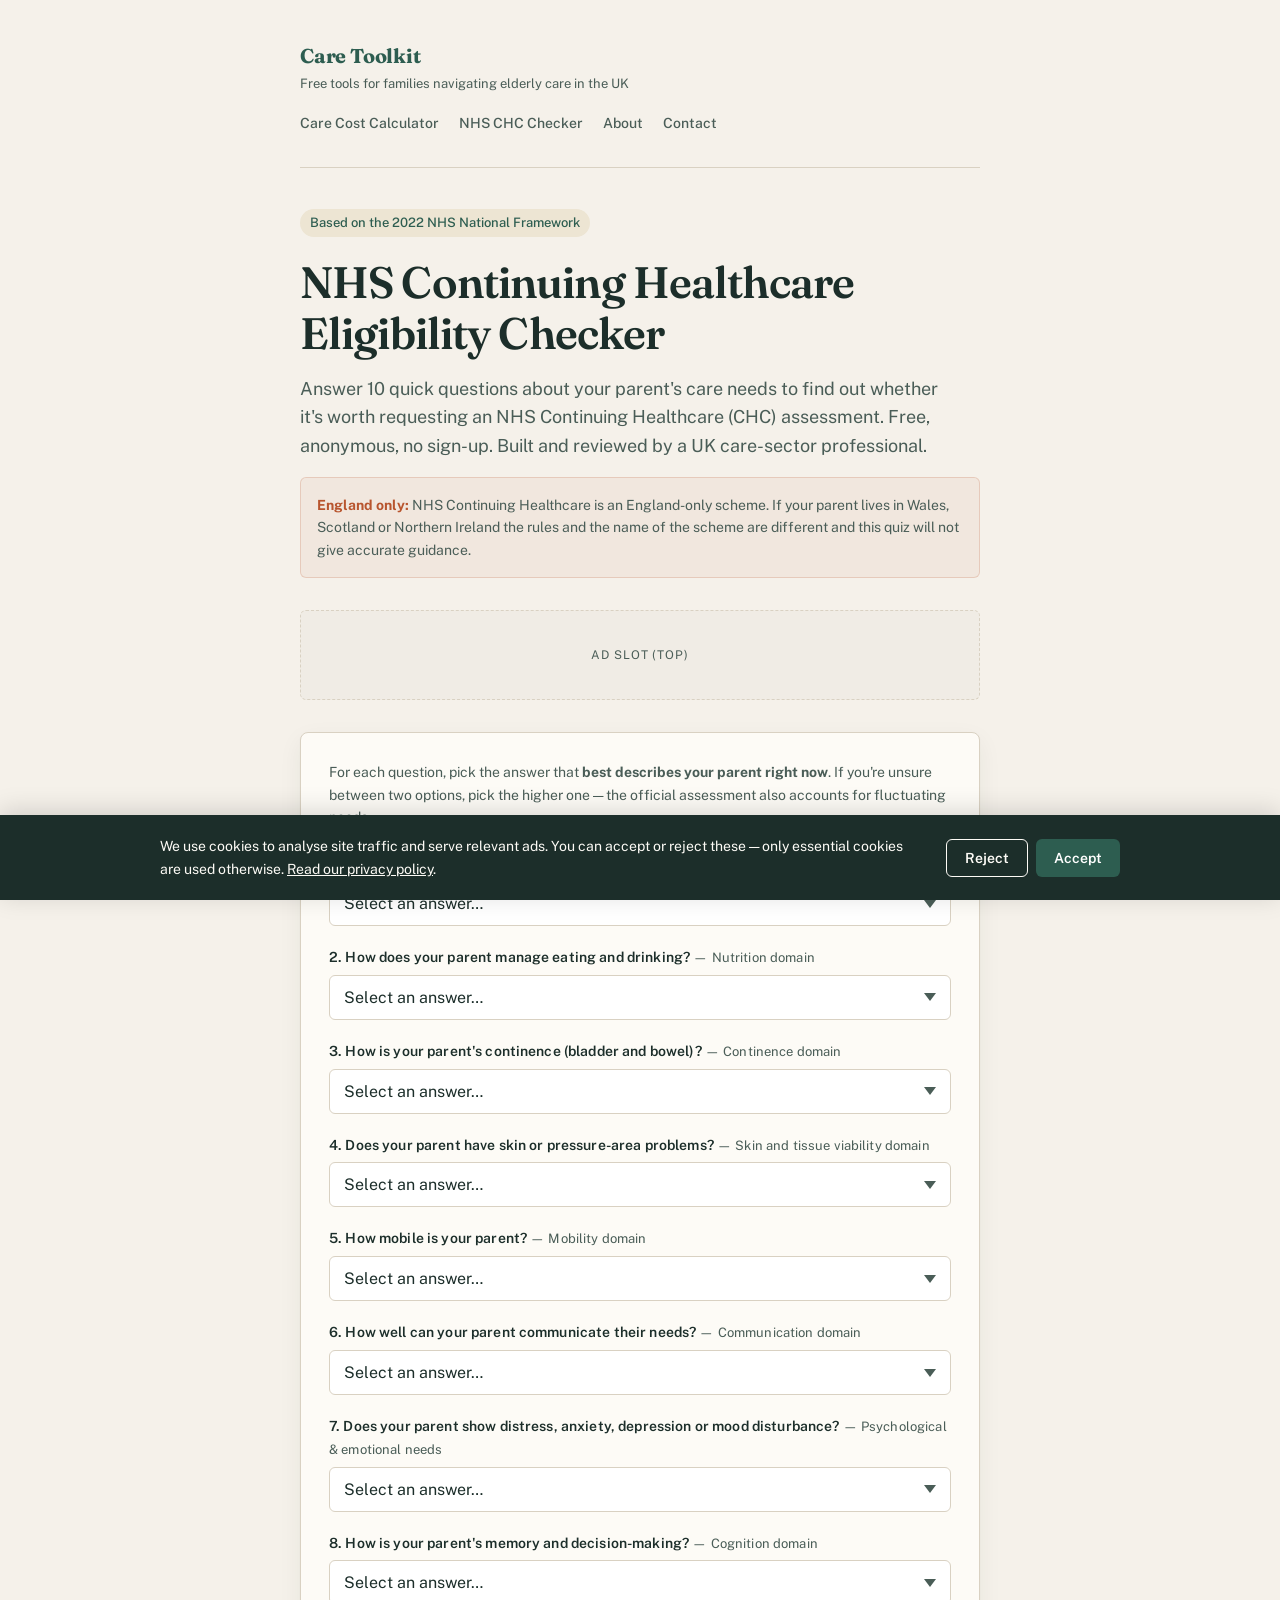
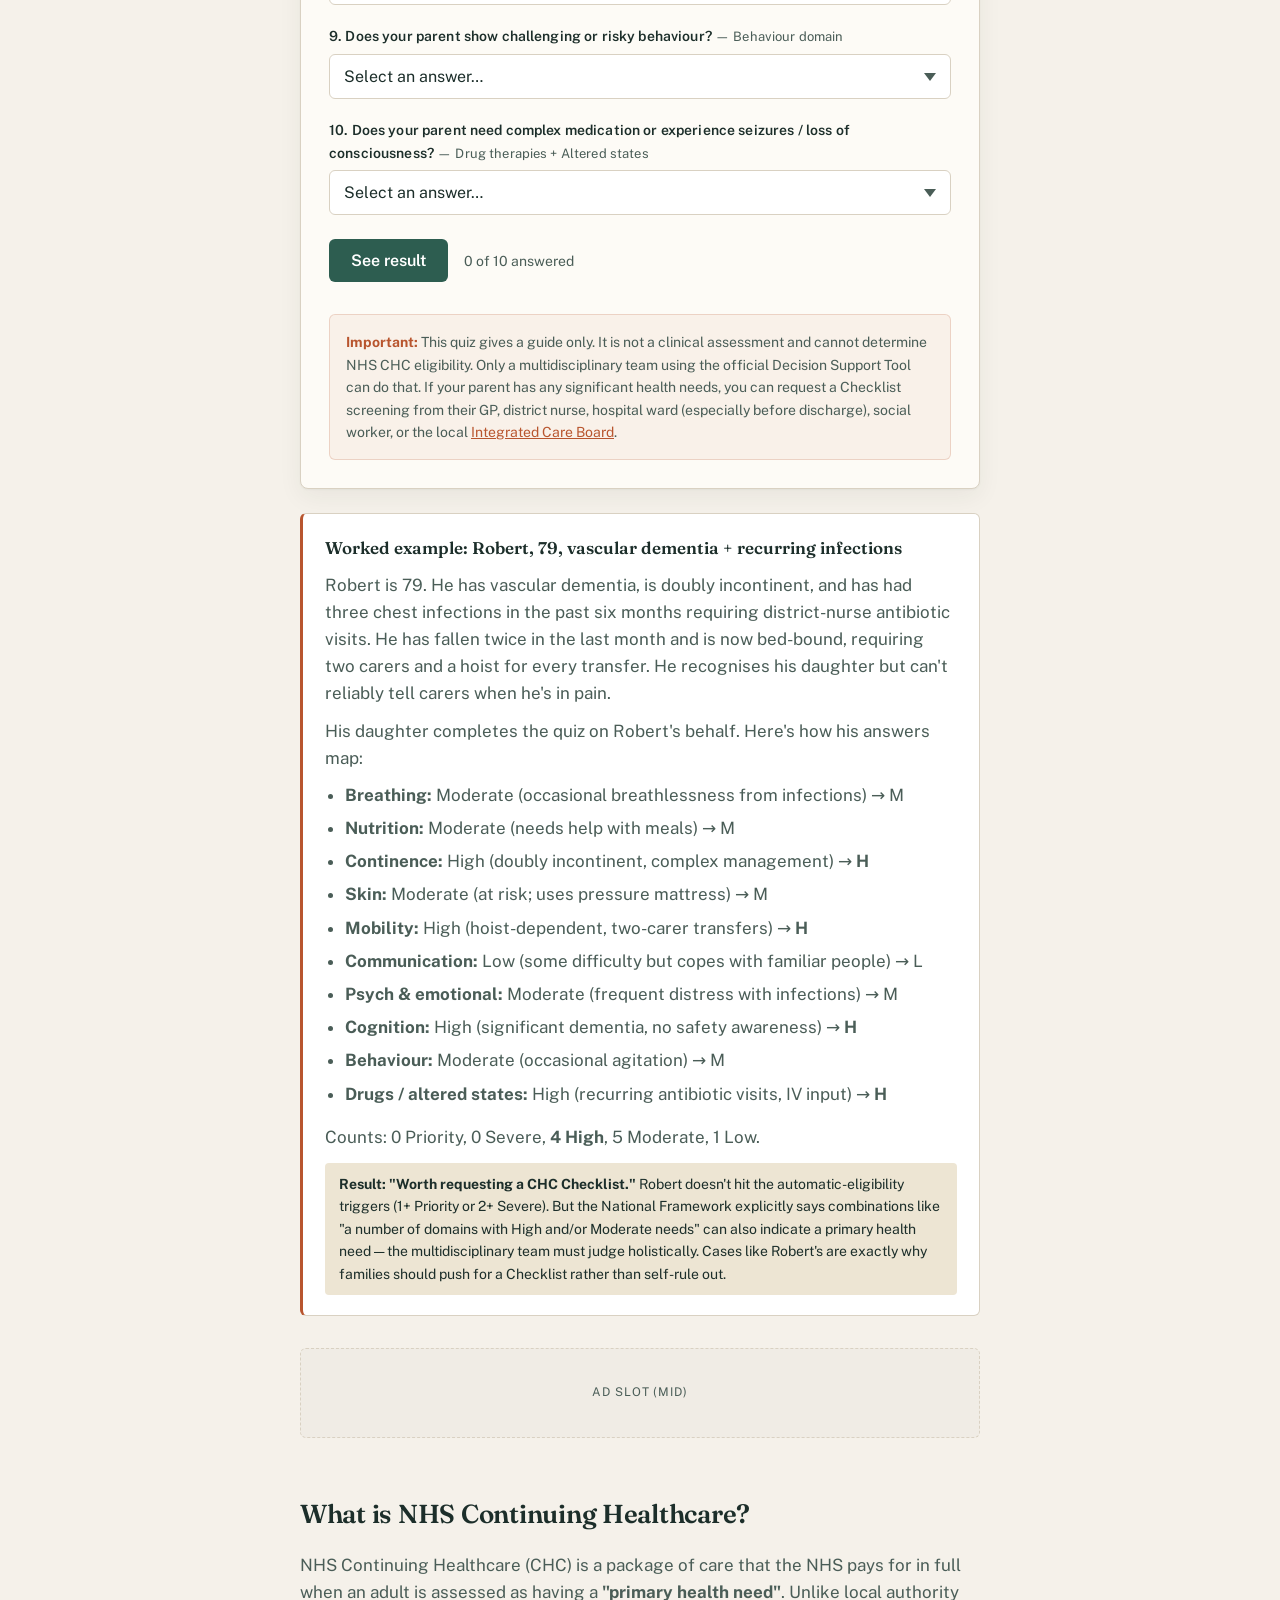
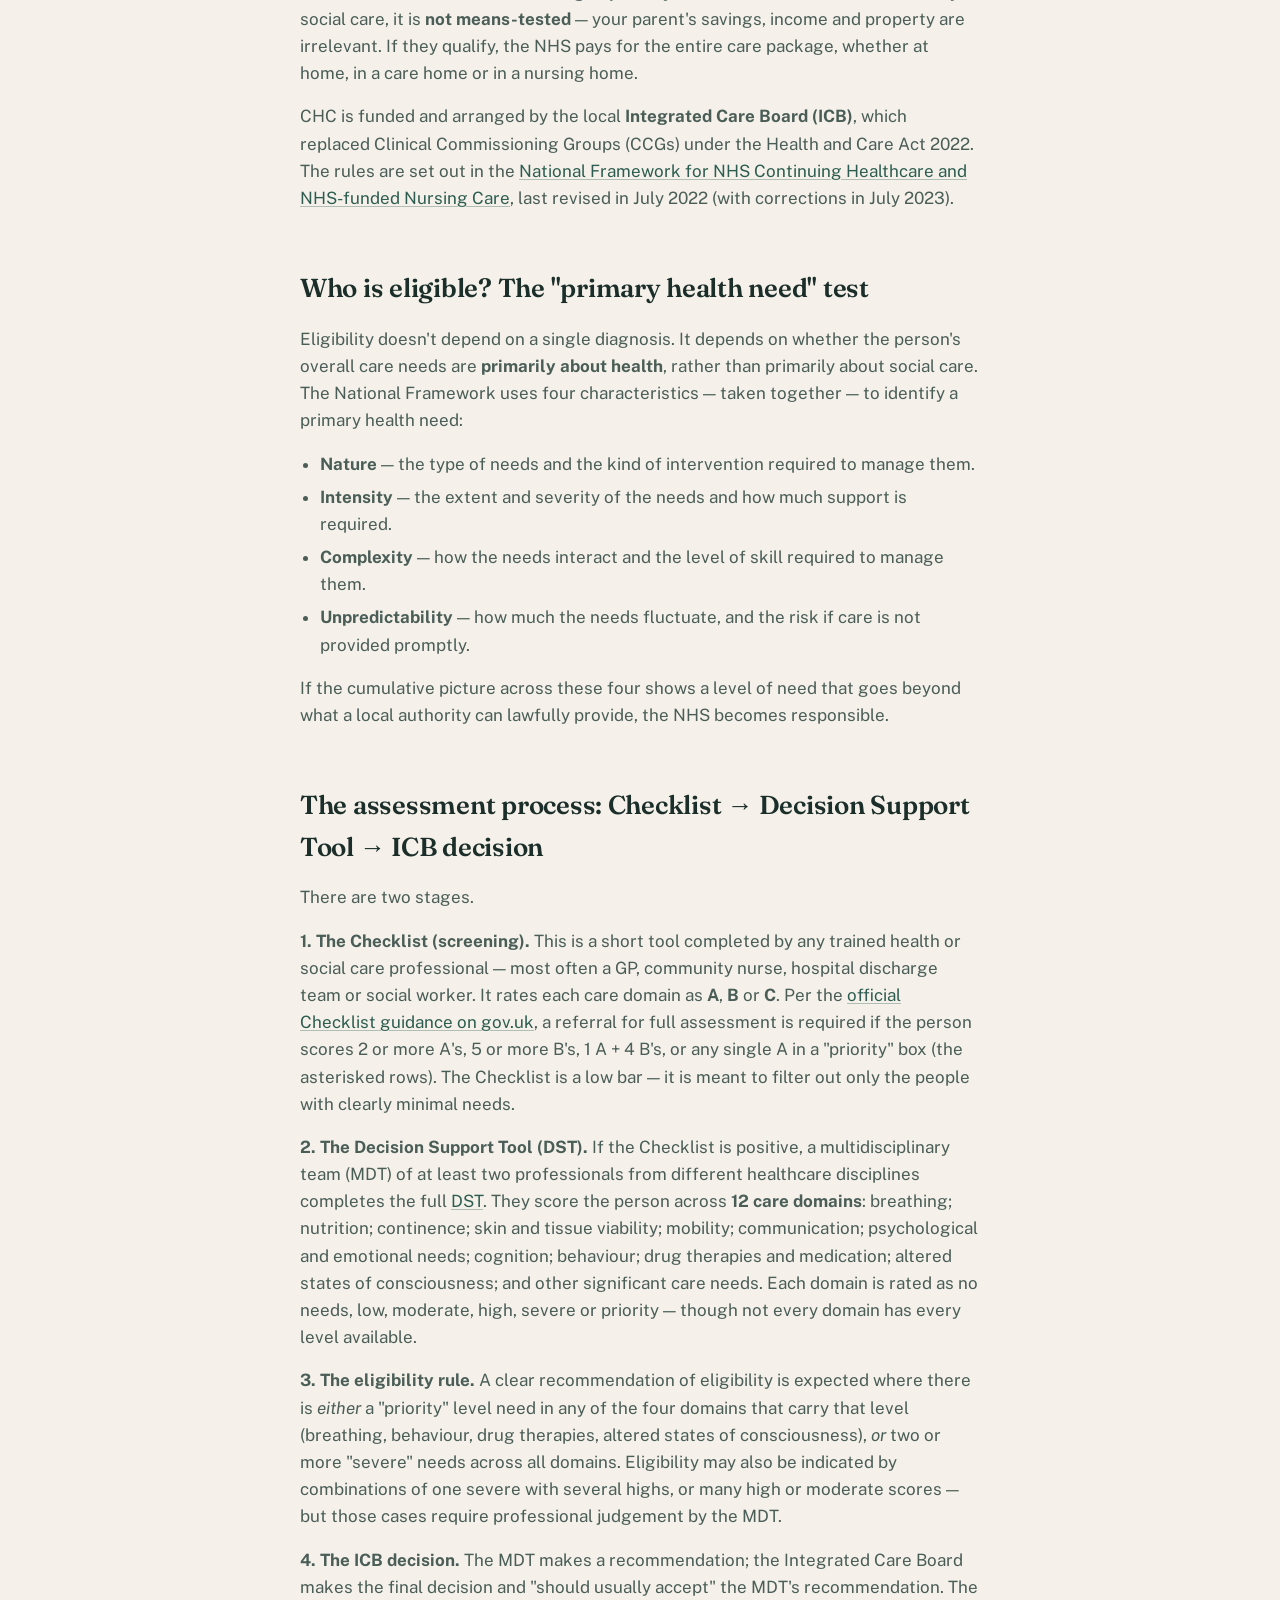
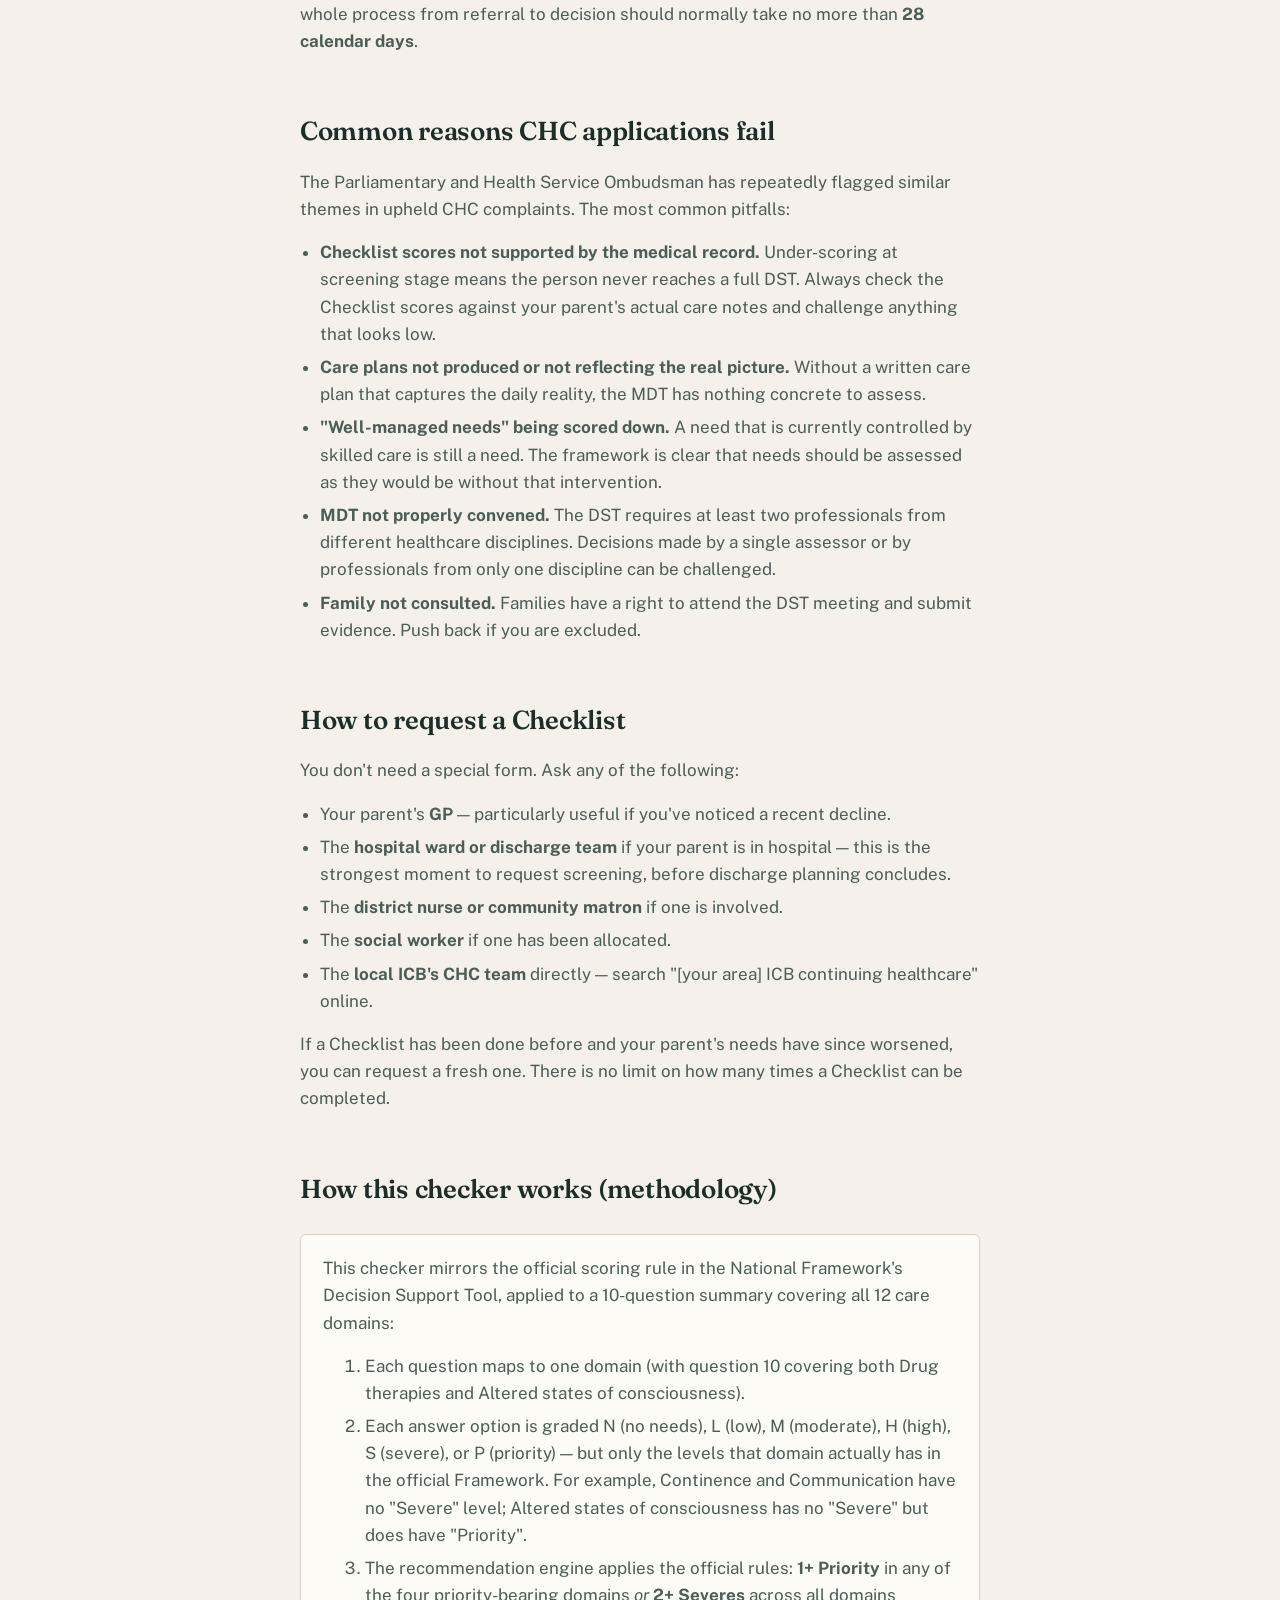
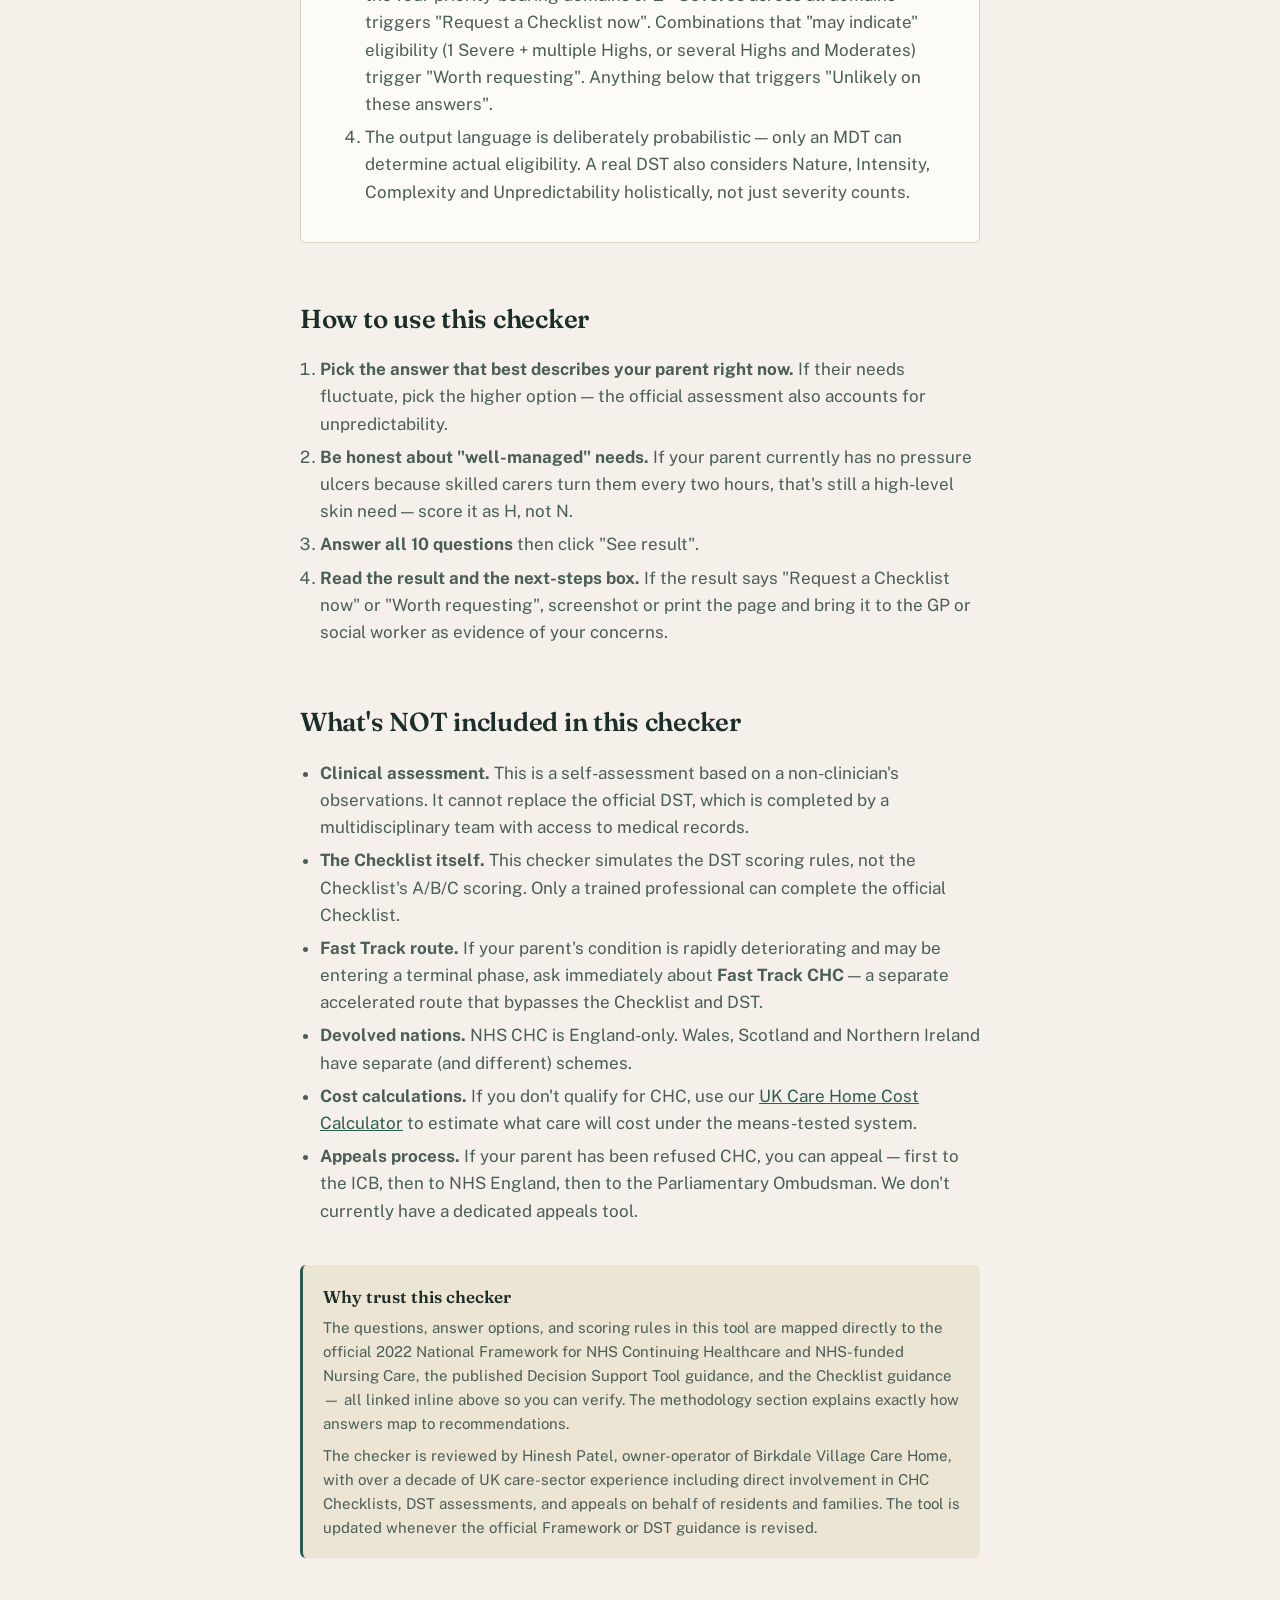
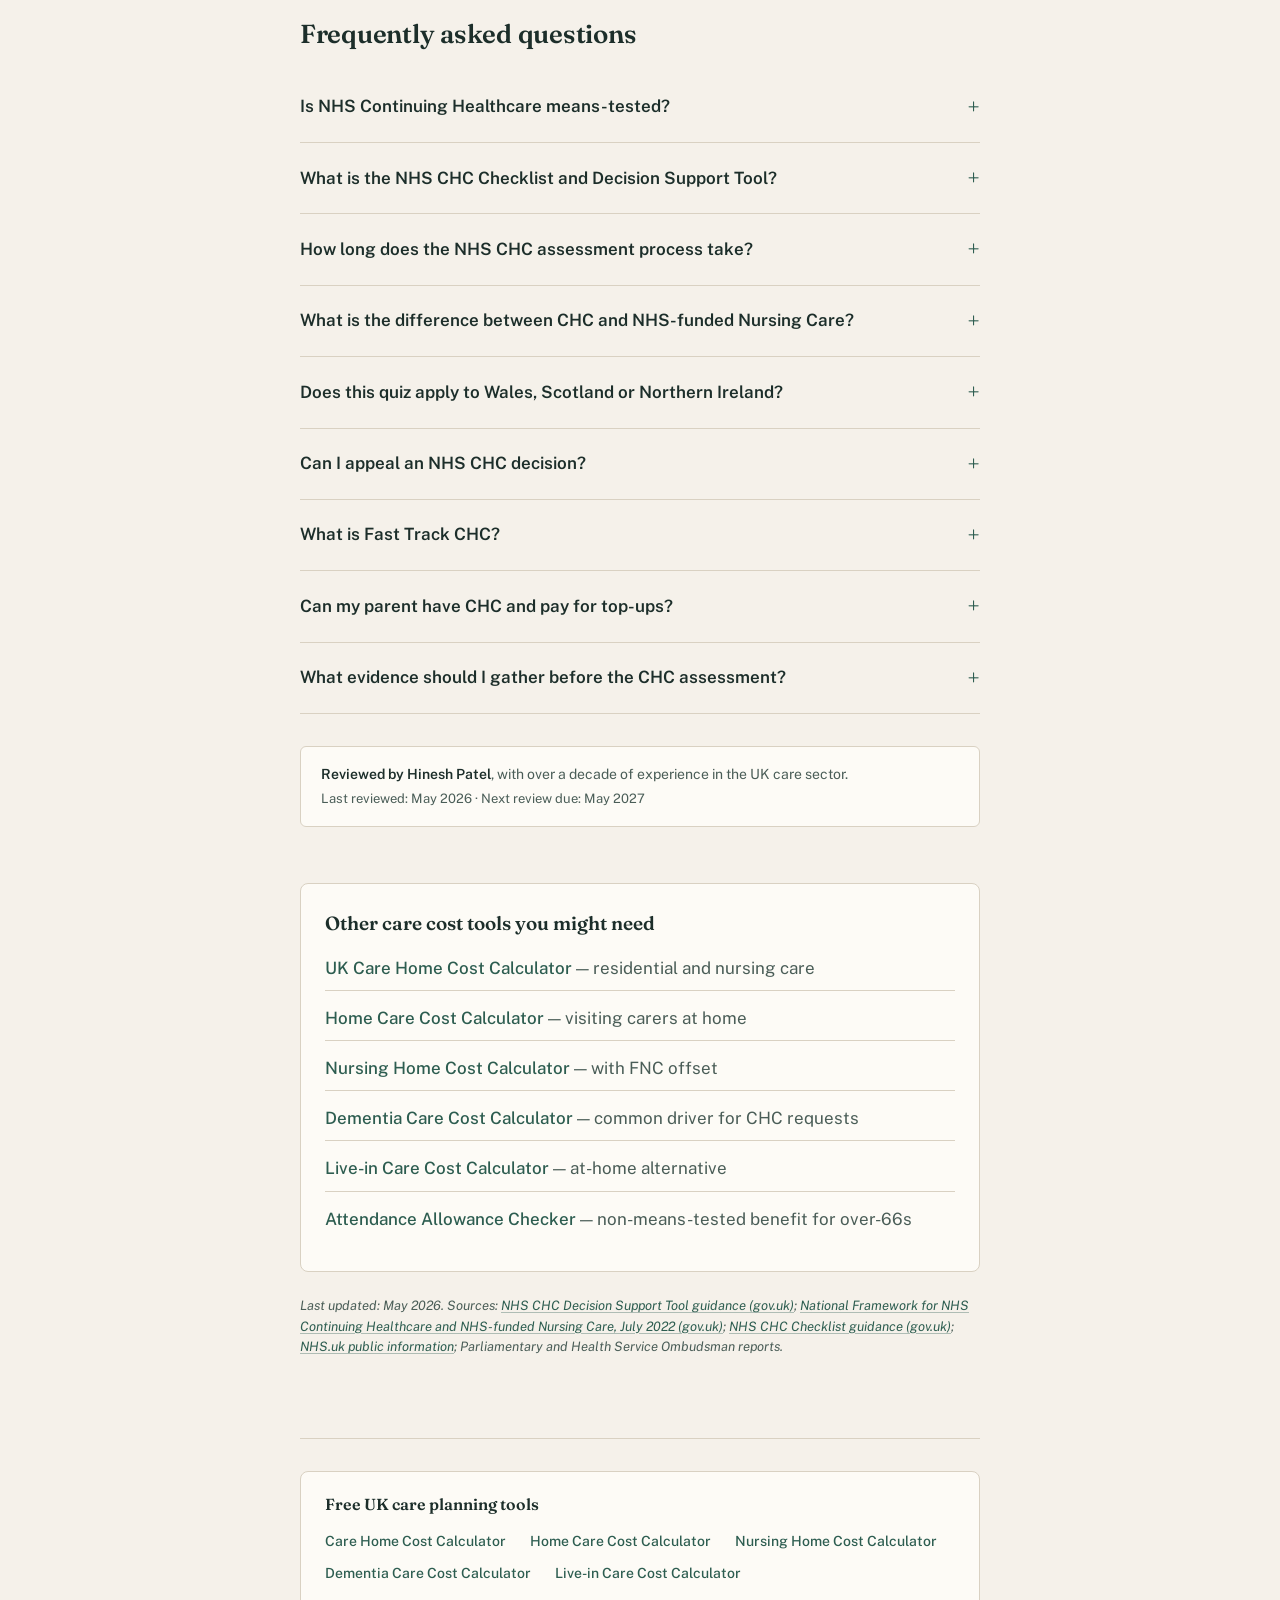
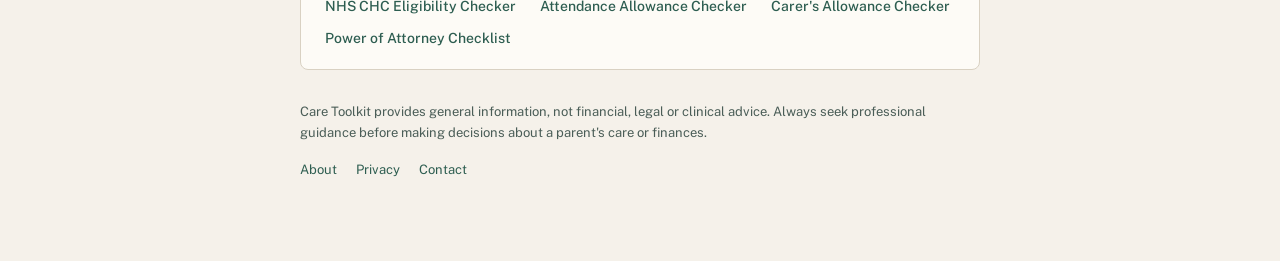
<file: nhs-chc-eligibility-quiz/index.html>
<!DOCTYPE html>
<html lang="en-GB">
<head>
<meta charset="UTF-8">
<meta name="viewport" content="width=device-width, initial-scale=1.0">
<title>NHS CHC Eligibility Checker UK 2026 | Free Continuing Healthcare Quiz</title>
<meta name="description" content="Free 10-question NHS Continuing Healthcare eligibility quiz for UK families. Find out if you should request a CHC assessment for your elderly parent. Reviewed by a UK care-sector professional. Based on the 2022 National Framework.">
<meta name="robots" content="index, follow">
<link rel="canonical" href="https://caretoolkit.co.uk/nhs-chc-eligibility-quiz/">

<meta property="og:title" content="NHS CHC Eligibility Checker UK 2026">
<meta property="og:description" content="Free 10-question quiz to check if you should request an NHS Continuing Healthcare assessment for your elderly parent.">
<meta property="og:type" content="website">
<meta property="og:url" content="https://caretoolkit.co.uk/nhs-chc-eligibility-quiz/">
<meta property="og:locale" content="en_GB">
<meta name="twitter:card" content="summary">

<!-- GOOGLE SEARCH CONSOLE VERIFICATION - paste verification meta tag here when you have it -->
<!-- <meta name="google-site-verification" content="YOUR_VERIFICATION_CODE"> -->

<script type="application/ld+json">
{
  "@context": "https://schema.org",
  "@type": "WebApplication",
  "name": "NHS CHC Eligibility Checker",
  "description": "Free quiz to estimate whether to request an NHS Continuing Healthcare assessment, based on the 2022 National Framework for England.",
  "applicationCategory": "HealthApplication",
  "operatingSystem": "Any",
  "offers": { "@type": "Offer", "price": "0", "priceCurrency": "GBP" },
  "reviewedBy": {
    "@type": "Person",
    "name": "Hinesh Patel",
    "description": "Over a decade of experience in the UK care sector"
  }
}
</script>
<script type="application/ld+json">
{
  "@context": "https://schema.org",
  "@type": "FAQPage",
  "mainEntity": [
    {
      "@type": "Question",
      "name": "Is NHS Continuing Healthcare means-tested?",
      "acceptedAnswer": { "@type": "Answer", "text": "No. NHS CHC is completely separate from the local authority means test. It is awarded based on the nature, intensity, complexity and unpredictability of someone's health needs, regardless of their savings, income or property. If awarded, the NHS funds the full cost of care in any setting." }
    },
    {
      "@type": "Question",
      "name": "What is the NHS CHC Checklist and Decision Support Tool?",
      "acceptedAnswer": { "@type": "Answer", "text": "The Checklist is a short screening tool that decides whether someone should be referred for a full assessment. The Decision Support Tool (DST) is the full assessment, completed by a multidisciplinary team across 12 care domains. Only the DST can determine eligibility — the Checklist just opens the door." }
    },
    {
      "@type": "Question",
      "name": "How long does the NHS CHC assessment process take?",
      "acceptedAnswer": { "@type": "Answer", "text": "The NHS National Framework sets a 28-day target from referral to eligibility decision. In practice it often takes longer. If the ICB exceeds 28 days without good reason, care costs from day 29 onwards can be reclaimed." }
    },
    {
      "@type": "Question",
      "name": "What is the difference between CHC and NHS-funded Nursing Care?",
      "acceptedAnswer": { "@type": "Answer", "text": "NHS Continuing Healthcare covers the full cost of care for people with a primary health need. NHS-funded Nursing Care (FNC) is a smaller flat-rate weekly contribution toward registered nursing in a nursing home — £267.68 per week (2026/27 standard rate in England) — paid when someone is not eligible for full CHC but still needs nursing input." }
    },
    {
      "@type": "Question",
      "name": "Does this quiz apply to Wales, Scotland or Northern Ireland?",
      "acceptedAnswer": { "@type": "Answer", "text": "No. NHS Continuing Healthcare is an England-only scheme. Wales has its own Continuing NHS Healthcare framework, Scotland has Hospital Based Complex Clinical Care, and Northern Ireland has separate continuing healthcare arrangements through HSC Trusts. The eligibility rules are different in each nation." }
    },
    {
      "@type": "Question",
      "name": "Can I appeal an NHS CHC decision?",
      "acceptedAnswer": { "@type": "Answer", "text": "Yes. First request a local resolution review from the Integrated Care Board (ICB). If unresolved, escalate to NHS England for an Independent Review Panel. Final escalation is to the Parliamentary and Health Service Ombudsman. Many initially-refused cases are overturned at the review stage." }
    },
    {
      "@type": "Question",
      "name": "What is Fast Track CHC?",
      "acceptedAnswer": { "@type": "Answer", "text": "Fast Track is a separate route for people with a rapidly deteriorating condition that may be entering a terminal phase. A clinician completes the Fast Track tool and the ICB should arrange care normally within 48 hours. No Checklist or DST is needed." }
    },
    {
      "@type": "Question",
      "name": "Can my parent have CHC and pay for top-ups?",
      "acceptedAnswer": { "@type": "Answer", "text": "If your parent is eligible for CHC, the NHS must fund the full assessed care package — there should be no top-up. In practice, families sometimes pay third-party top-ups for additional comforts (a private room, particular home of choice). This is permitted, but the NHS should never refuse to fund what your parent's assessed needs require. Push back if a CHC package is being framed as 'CHC plus a required top-up'." }
    },
    {
      "@type": "Question",
      "name": "What evidence should I gather before the CHC assessment?",
      "acceptedAnswer": { "@type": "Answer", "text": "Bring: GP records and recent letters; hospital discharge summary if applicable; medication list including PRN/as-needed drugs; care plan from the current care provider; daily care logs from the last 3 months if available; falls/incidents log; district nurse visit notes; family observations of the unpredictable, fluctuating, or distressing aspects of care that staff might not see in a single visit. The MDT can only score what they can see evidenced — your job is to make the picture complete." }
    }
  ]
}
</script>

<link rel="preconnect" href="https://fonts.googleapis.com">
<link rel="preconnect" href="https://fonts.gstatic.com" crossorigin>
<link href="https://fonts.googleapis.com/css2?family=Fraunces:opsz,wght@9..144,400;9..144,600;9..144,700&family=Public+Sans:wght@400;500;600&display=swap" rel="stylesheet">
<link rel="stylesheet" href="/assets/css/shared.css">
</head>
<body>

<div class="wrap">

<header class="site-header">
  <a href="/" class="brand-link">
    <div class="brand">Care Toolkit</div>
    <div class="brand-sub">Free tools for families navigating elderly care in the UK</div>
  </a>
  <nav class="site-nav">
    <a href="/care-home-cost-calculator/">Care Cost Calculator</a>
    <a href="/nhs-chc-eligibility-quiz/">NHS CHC Checker</a>
    <a href="/about/">About</a>
    <a href="/contact/">Contact</a>
  </nav>
</header>

<main>
<span class="year-tag">Based on the 2022 NHS National Framework</span>
<h1>NHS Continuing Healthcare Eligibility Checker</h1>
<p class="intro">Answer 10 quick questions about your parent's care needs to find out whether it's worth requesting an NHS Continuing Healthcare (CHC) assessment. Free, anonymous, no sign-up. Built and reviewed by a UK care-sector professional.</p>

<div class="disclaimer" style="margin-top: 16px; margin-bottom: 8px;">
  <strong>England only:</strong> NHS Continuing Healthcare is an England-only scheme. If your parent lives in Wales, Scotland or Northern Ireland the rules and the name of the scheme are different and this quiz will not give accurate guidance.
</div>

<!-- AD SLOT: top of quiz. Switch on after AdSense approval. -->
<div class="ad-slot">Ad slot (top)</div>

<section class="calc" aria-label="NHS CHC eligibility quiz">

  <p style="font-size: 14px; color: var(--ink-soft); margin-bottom: 24px;">For each question, pick the answer that <strong>best describes your parent right now</strong>. If you're unsure between two options, pick the higher one — the official assessment also accounts for fluctuating needs.</p>

  <div class="field">
    <label for="q1">1. How does your parent breathe? <span class="hint">— Breathing domain</span></label>
    <select id="q1" data-domain="breathing">
      <option value="">Select an answer…</option>
      <option value="N">Breathes normally — no breathing problems</option>
      <option value="M">Occasional breathlessness on exertion (stairs, walking) but copes day-to-day</option>
      <option value="H">Needs daily breathing support (inhalers, nebuliser, oxygen) and gets distressed if missed</option>
      <option value="P">Severe breathing difficulties needing constant or frequent skilled help; can become life-threatening</option>
    </select>
  </div>

  <div class="field">
    <label for="q2">2. How does your parent manage eating and drinking? <span class="hint">— Nutrition domain</span></label>
    <select id="q2" data-domain="nutrition">
      <option value="">Select an answer…</option>
      <option value="N">Eats and drinks independently with no concerns</option>
      <option value="M">Needs encouragement, modified-texture food, or has minor swallowing issues</option>
      <option value="H">Needs help with most meals; significant weight loss or dehydration risk; assessed as choking risk</option>
      <option value="S">Cannot eat orally / has a PEG or NG tube / repeated aspiration / severe malnutrition</option>
    </select>
  </div>

  <div class="field">
    <label for="q3">3. How is your parent's continence (bladder and bowel)? <span class="hint">— Continence domain</span></label>
    <select id="q3" data-domain="continence">
      <option value="">Select an answer…</option>
      <option value="N">Continent of bladder and bowel</option>
      <option value="L">Occasional accidents; manages with pads independently</option>
      <option value="M">Frequent incontinence; needs help with pads, toileting, or skin care</option>
      <option value="H">Doubly incontinent with complex management (catheter, stoma, severe constipation, recurring UTIs)</option>
    </select>
  </div>

  <div class="field">
    <label for="q4">4. Does your parent have skin or pressure-area problems? <span class="hint">— Skin and tissue viability domain</span></label>
    <select id="q4" data-domain="skin">
      <option value="">Select an answer…</option>
      <option value="N">Skin intact and healthy</option>
      <option value="M">At risk of pressure damage; needs daily checking; uses pressure-relieving cushion or mattress</option>
      <option value="H">Has a pressure ulcer, leg ulcer or fragile skin needing dressings several times a week</option>
      <option value="S">Multiple or grade 3/4 pressure ulcers, complex wound care, or skin breakdown that won't heal</option>
    </select>
  </div>

  <div class="field">
    <label for="q5">5. How mobile is your parent? <span class="hint">— Mobility domain</span></label>
    <select id="q5" data-domain="mobility">
      <option value="">Select an answer…</option>
      <option value="N">Walks independently or with a stick; no falls</option>
      <option value="M">Uses a frame or wheelchair; needs help to transfer; some falls risk</option>
      <option value="H">Bed-bound or hoist-dependent; needs two people for any transfer; high falls risk</option>
      <option value="S">Completely immobile; needs full positional changes to prevent harm; constant injury risk</option>
    </select>
  </div>

  <div class="field">
    <label for="q6">6. How well can your parent communicate their needs? <span class="hint">— Communication domain</span></label>
    <select id="q6" data-domain="communication">
      <option value="">Select an answer…</option>
      <option value="N">Communicates clearly and understands others</option>
      <option value="L">Some difficulty with words or hearing but copes with patience</option>
      <option value="M">Significant difficulty being understood; needs prompts, pictures, or familiar people to interpret</option>
      <option value="H">Cannot reliably communicate basic needs (pain, hunger, distress); risk of needs going unnoticed</option>
    </select>
  </div>

  <div class="field">
    <label for="q7">7. Does your parent show distress, anxiety, depression or mood disturbance? <span class="hint">— Psychological &amp; emotional needs</span></label>
    <select id="q7" data-domain="psych">
      <option value="">Select an answer…</option>
      <option value="N">Generally settled; no significant distress</option>
      <option value="L">Occasional low mood or anxiety; manageable</option>
      <option value="M">Frequent distress, anxiety or low mood; needs daily reassurance or carer input</option>
      <option value="H">Severe persistent distress or depression affecting daily life; risk of self-harm or refusing essential care</option>
    </select>
  </div>

  <div class="field">
    <label for="q8">8. How is your parent's memory and decision-making? <span class="hint">— Cognition domain</span></label>
    <select id="q8" data-domain="cognition">
      <option value="">Select an answer…</option>
      <option value="N">No significant memory problems; makes own decisions</option>
      <option value="M">Mild memory loss; needs prompts but can follow routine</option>
      <option value="H">Significant cognitive impairment (dementia, brain injury); cannot manage own safety; supervision needed for most activities</option>
      <option value="S">Severe cognitive impairment; no capacity for any decisions about care, finances or safety; constant supervision required</option>
    </select>
  </div>

  <div class="field">
    <label for="q9">9. Does your parent show challenging or risky behaviour? <span class="hint">— Behaviour domain</span></label>
    <select id="q9" data-domain="behaviour">
      <option value="">Select an answer…</option>
      <option value="N">No challenging behaviour</option>
      <option value="M">Occasional agitation, wandering or refusal of care; manageable with familiar approach</option>
      <option value="H">Frequent behaviour putting self or others at risk (aggression, persistent wandering, refusing essential care)</option>
      <option value="P">Severe, frequent, unpredictable behaviour requiring specialist intervention (1:1 supervision, restraint protocols, mental health crisis input)</option>
    </select>
  </div>

  <div class="field">
    <label for="q10">10. Does your parent need complex medication or experience seizures / loss of consciousness? <span class="hint">— Drug therapies + Altered states</span></label>
    <select id="q10" data-domain="meds">
      <option value="">Select an answer…</option>
      <option value="N">Standard medication taken reliably; no episodes of unconsciousness</option>
      <option value="M">Multiple medications needing prompting; rare or well-controlled episodes (e.g. controlled epilepsy)</option>
      <option value="H">Complex regimen needing nurse-level oversight (syringe driver, frequent PRN, IV antibiotics) OR recurring seizures or fainting episodes</option>
      <option value="P">Highly complex symptom-control regimen (palliative-style, frequent dose changes) OR frequent severe altered consciousness with injury risk</option>
    </select>
  </div>

  <div style="margin-top: 24px;">
    <button class="btn" id="checkBtn" type="button">See result</button>
    <span id="progress" style="margin-left: 12px; font-size: 14px; color: var(--ink-soft);">0 of 10 answered</span>
  </div>

  <div class="results" id="results" aria-live="polite" style="display:none;">
    <div class="result-headline">
      <span class="result-label">Recommendation</span>
      <span class="result-value" id="headline">—</span>
    </div>
    <div class="status" id="explanation"></div>
    <div class="result-row" style="margin-top: 16px;">
      <span class="result-label">Priority-level needs</span>
      <span class="result-value" id="countP" style="font-size: 18px;">0</span>
    </div>
    <div class="result-row">
      <span class="result-label">Severe-level needs</span>
      <span class="result-value" id="countS" style="font-size: 18px;">0</span>
    </div>
    <div class="result-row">
      <span class="result-label">High-level needs</span>
      <span class="result-value" id="countH" style="font-size: 18px;">0</span>
    </div>
    <div class="result-row">
      <span class="result-label">Moderate-level needs</span>
      <span class="result-value" id="countM" style="font-size: 18px;">0</span>
    </div>
    <div id="nextSteps" style="margin-top: 20px;"></div>
  </div>

  <div class="disclaimer">
    <strong>Important:</strong> This quiz gives a guide only. It is not a clinical assessment and cannot determine NHS CHC eligibility. Only a multidisciplinary team using the official Decision Support Tool can do that. If your parent has any significant health needs, you can request a Checklist screening from their GP, district nurse, hospital ward (especially before discharge), social worker, or the local <a href="https://www.england.nhs.uk/contact-us/" target="_blank" rel="noopener" style="color:var(--accent-warm);">Integrated Care Board</a>.
  </div>
</section>

<div class="worked-example">
  <h4>Worked example: Robert, 79, vascular dementia + recurring infections</h4>
  <p>Robert is 79. He has vascular dementia, is doubly incontinent, and has had three chest infections in the past six months requiring district-nurse antibiotic visits. He has fallen twice in the last month and is now bed-bound, requiring two carers and a hoist for every transfer. He recognises his daughter but can't reliably tell carers when he's in pain.</p>
  <p>His daughter completes the quiz on Robert's behalf. Here's how his answers map:</p>
  <ul>
    <li><strong>Breathing:</strong> Moderate (occasional breathlessness from infections) → M</li>
    <li><strong>Nutrition:</strong> Moderate (needs help with meals) → M</li>
    <li><strong>Continence:</strong> High (doubly incontinent, complex management) → <strong>H</strong></li>
    <li><strong>Skin:</strong> Moderate (at risk; uses pressure mattress) → M</li>
    <li><strong>Mobility:</strong> High (hoist-dependent, two-carer transfers) → <strong>H</strong></li>
    <li><strong>Communication:</strong> Low (some difficulty but copes with familiar people) → L</li>
    <li><strong>Psych &amp; emotional:</strong> Moderate (frequent distress with infections) → M</li>
    <li><strong>Cognition:</strong> High (significant dementia, no safety awareness) → <strong>H</strong></li>
    <li><strong>Behaviour:</strong> Moderate (occasional agitation) → M</li>
    <li><strong>Drugs / altered states:</strong> High (recurring antibiotic visits, IV input) → <strong>H</strong></li>
  </ul>
  <p>Counts: 0 Priority, 0 Severe, <strong>4 High</strong>, 5 Moderate, 1 Low.</p>
  <div class="we-result"><strong>Result: "Worth requesting a CHC Checklist."</strong> Robert doesn't hit the automatic-eligibility triggers (1+ Priority or 2+ Severe). But the National Framework explicitly says combinations like "a number of domains with High and/or Moderate needs" can also indicate a primary health need — the multidisciplinary team must judge holistically. Cases like Robert's are exactly why families should push for a Checklist rather than self-rule out.</div>
</div>

<!-- AD SLOT: mid-content. Switch on after AdSense approval. -->
<div class="ad-slot">Ad slot (mid)</div>

<h2>What is NHS Continuing Healthcare?</h2>
<p>NHS Continuing Healthcare (CHC) is a package of care that the NHS pays for in full when an adult is assessed as having a <strong>"primary health need"</strong>. Unlike local authority social care, it is <strong>not means-tested</strong> — your parent's savings, income and property are irrelevant. If they qualify, the NHS pays for the entire care package, whether at home, in a care home or in a nursing home.</p>
<p>CHC is funded and arranged by the local <strong>Integrated Care Board (ICB)</strong>, which replaced Clinical Commissioning Groups (CCGs) under the Health and Care Act 2022. The rules are set out in the <a class="body-cite" href="https://www.gov.uk/government/publications/national-framework-for-nhs-continuing-healthcare-and-nhs-funded-nursing-care" target="_blank" rel="noopener">National Framework for NHS Continuing Healthcare and NHS-funded Nursing Care</a>, last revised in July 2022 (with corrections in July 2023).</p>

<h2>Who is eligible? The "primary health need" test</h2>
<p>Eligibility doesn't depend on a single diagnosis. It depends on whether the person's overall care needs are <strong>primarily about health</strong>, rather than primarily about social care. The National Framework uses four characteristics — taken together — to identify a primary health need:</p>
<ul>
  <li><strong>Nature</strong> — the type of needs and the kind of intervention required to manage them.</li>
  <li><strong>Intensity</strong> — the extent and severity of the needs and how much support is required.</li>
  <li><strong>Complexity</strong> — how the needs interact and the level of skill required to manage them.</li>
  <li><strong>Unpredictability</strong> — how much the needs fluctuate, and the risk if care is not provided promptly.</li>
</ul>
<p>If the cumulative picture across these four shows a level of need that goes beyond what a local authority can lawfully provide, the NHS becomes responsible.</p>

<h2>The assessment process: Checklist → Decision Support Tool → ICB decision</h2>
<p>There are two stages.</p>
<p><strong>1. The Checklist (screening).</strong> This is a short tool completed by any trained health or social care professional — most often a GP, community nurse, hospital discharge team or social worker. It rates each care domain as <strong>A</strong>, <strong>B</strong> or <strong>C</strong>. Per the <a class="body-cite" href="https://www.gov.uk/government/publications/nhs-continuing-healthcare-checklist/nhs-continuing-healthcare-checklist-guidance" target="_blank" rel="noopener">official Checklist guidance on gov.uk</a>, a referral for full assessment is required if the person scores 2 or more A's, 5 or more B's, 1 A + 4 B's, or any single A in a "priority" box (the asterisked rows). The Checklist is a low bar — it is meant to filter out only the people with clearly minimal needs.</p>
<p><strong>2. The Decision Support Tool (DST).</strong> If the Checklist is positive, a multidisciplinary team (MDT) of at least two professionals from different healthcare disciplines completes the full <a class="body-cite" href="https://www.gov.uk/government/publications/nhs-continuing-healthcare-decision-support-tool/nhs-continuing-healthcare-decision-support-tool-guidance" target="_blank" rel="noopener">DST</a>. They score the person across <strong>12 care domains</strong>: breathing; nutrition; continence; skin and tissue viability; mobility; communication; psychological and emotional needs; cognition; behaviour; drug therapies and medication; altered states of consciousness; and other significant care needs. Each domain is rated as no needs, low, moderate, high, severe or priority — though not every domain has every level available.</p>
<p><strong>3. The eligibility rule.</strong> A clear recommendation of eligibility is expected where there is <em>either</em> a "priority" level need in any of the four domains that carry that level (breathing, behaviour, drug therapies, altered states of consciousness), <em>or</em> two or more "severe" needs across all domains. Eligibility may also be indicated by combinations of one severe with several highs, or many high or moderate scores — but those cases require professional judgement by the MDT.</p>
<p><strong>4. The ICB decision.</strong> The MDT makes a recommendation; the Integrated Care Board makes the final decision and "should usually accept" the MDT's recommendation. The whole process from referral to decision should normally take no more than <strong>28 calendar days</strong>.</p>

<h2>Common reasons CHC applications fail</h2>
<p>The Parliamentary and Health Service Ombudsman has repeatedly flagged similar themes in upheld CHC complaints. The most common pitfalls:</p>
<ul>
  <li><strong>Checklist scores not supported by the medical record.</strong> Under-scoring at screening stage means the person never reaches a full DST. Always check the Checklist scores against your parent's actual care notes and challenge anything that looks low.</li>
  <li><strong>Care plans not produced or not reflecting the real picture.</strong> Without a written care plan that captures the daily reality, the MDT has nothing concrete to assess.</li>
  <li><strong>"Well-managed needs" being scored down.</strong> A need that is currently controlled by skilled care is still a need. The framework is clear that needs should be assessed as they would be without that intervention.</li>
  <li><strong>MDT not properly convened.</strong> The DST requires at least two professionals from different healthcare disciplines. Decisions made by a single assessor or by professionals from only one discipline can be challenged.</li>
  <li><strong>Family not consulted.</strong> Families have a right to attend the DST meeting and submit evidence. Push back if you are excluded.</li>
</ul>

<h2>How to request a Checklist</h2>
<p>You don't need a special form. Ask any of the following:</p>
<ul>
  <li>Your parent's <strong>GP</strong> — particularly useful if you've noticed a recent decline.</li>
  <li>The <strong>hospital ward or discharge team</strong> if your parent is in hospital — this is the strongest moment to request screening, before discharge planning concludes.</li>
  <li>The <strong>district nurse or community matron</strong> if one is involved.</li>
  <li>The <strong>social worker</strong> if one has been allocated.</li>
  <li>The <strong>local ICB's CHC team</strong> directly — search "[your area] ICB continuing healthcare" online.</li>
</ul>
<p>If a Checklist has been done before and your parent's needs have since worsened, you can request a fresh one. There is no limit on how many times a Checklist can be completed.</p>

<h2>How this checker works (methodology)</h2>
<div class="methodology">
  <p>This checker mirrors the official scoring rule in the National Framework's Decision Support Tool, applied to a 10-question summary covering all 12 care domains:</p>
  <ol>
    <li>Each question maps to one domain (with question 10 covering both Drug therapies and Altered states of consciousness).</li>
    <li>Each answer option is graded N (no needs), L (low), M (moderate), H (high), S (severe), or P (priority) — but only the levels that domain actually has in the official Framework. For example, Continence and Communication have no "Severe" level; Altered states of consciousness has no "Severe" but does have "Priority".</li>
    <li>The recommendation engine applies the official rules: <strong>1+ Priority</strong> in any of the four priority-bearing domains <em>or</em> <strong>2+ Severes</strong> across all domains triggers "Request a Checklist now". Combinations that "may indicate" eligibility (1 Severe + multiple Highs, or several Highs and Moderates) trigger "Worth requesting". Anything below that triggers "Unlikely on these answers".</li>
    <li>The output language is deliberately probabilistic — only an MDT can determine actual eligibility. A real DST also considers Nature, Intensity, Complexity and Unpredictability holistically, not just severity counts.</li>
  </ol>
</div>

<h2>How to use this checker</h2>
<ol>
  <li><strong>Pick the answer that best describes your parent right now.</strong> If their needs fluctuate, pick the higher option — the official assessment also accounts for unpredictability.</li>
  <li><strong>Be honest about "well-managed" needs.</strong> If your parent currently has no pressure ulcers because skilled carers turn them every two hours, that's still a high-level skin need — score it as H, not N.</li>
  <li><strong>Answer all 10 questions</strong> then click "See result".</li>
  <li><strong>Read the result and the next-steps box.</strong> If the result says "Request a Checklist now" or "Worth requesting", screenshot or print the page and bring it to the GP or social worker as evidence of your concerns.</li>
</ol>

<h2>What's NOT included in this checker</h2>
<ul>
  <li><strong>Clinical assessment.</strong> This is a self-assessment based on a non-clinician's observations. It cannot replace the official DST, which is completed by a multidisciplinary team with access to medical records.</li>
  <li><strong>The Checklist itself.</strong> This checker simulates the DST scoring rules, not the Checklist's A/B/C scoring. Only a trained professional can complete the official Checklist.</li>
  <li><strong>Fast Track route.</strong> If your parent's condition is rapidly deteriorating and may be entering a terminal phase, ask immediately about <strong>Fast Track CHC</strong> — a separate accelerated route that bypasses the Checklist and DST.</li>
  <li><strong>Devolved nations.</strong> NHS CHC is England-only. Wales, Scotland and Northern Ireland have separate (and different) schemes.</li>
  <li><strong>Cost calculations.</strong> If you don't qualify for CHC, use our <a href="/care-home-cost-calculator/">UK Care Home Cost Calculator</a> to estimate what care will cost under the means-tested system.</li>
  <li><strong>Appeals process.</strong> If your parent has been refused CHC, you can appeal — first to the ICB, then to NHS England, then to the Parliamentary Ombudsman. We don't currently have a dedicated appeals tool.</li>
</ul>

<div class="trust-block">
  <strong>Why trust this checker</strong>
  <p>The questions, answer options, and scoring rules in this tool are mapped directly to the official 2022 National Framework for NHS Continuing Healthcare and NHS-funded Nursing Care, the published Decision Support Tool guidance, and the Checklist guidance — all linked inline above so you can verify. The methodology section explains exactly how answers map to recommendations.</p>
  <p>The checker is reviewed by Hinesh Patel, owner-operator of Birkdale Village Care Home, with over a decade of UK care-sector experience including direct involvement in CHC Checklists, DST assessments, and appeals on behalf of residents and families. The tool is updated whenever the official Framework or DST guidance is revised.</p>
</div>

<h2>Frequently asked questions</h2>

<details>
  <summary>Is NHS Continuing Healthcare means-tested?</summary>
  <p>No. NHS CHC is completely separate from the local authority means test. It is awarded based on the nature, intensity, complexity and unpredictability of someone's health needs, regardless of their savings, income or property. If awarded, the NHS funds the full cost of care in any setting.</p>
</details>

<details>
  <summary>What is the NHS CHC Checklist and Decision Support Tool?</summary>
  <p>The Checklist is a short screening tool that decides whether someone should be referred for a full assessment. The Decision Support Tool (DST) is the full assessment, completed by a multidisciplinary team across 12 care domains. Only the DST can determine eligibility — the Checklist just opens the door.</p>
</details>

<details>
  <summary>How long does the NHS CHC assessment process take?</summary>
  <p>The NHS National Framework sets a 28-day target from referral to eligibility decision. In practice it often takes longer. If the ICB exceeds 28 days without good reason, care costs from day 29 onwards can be reclaimed.</p>
</details>

<details>
  <summary>What is the difference between CHC and NHS-funded Nursing Care?</summary>
  <p>NHS Continuing Healthcare covers the full cost of care for people with a primary health need. NHS-funded Nursing Care (FNC) is a smaller flat-rate weekly contribution toward registered nursing in a nursing home — £267.68 per week (2026/27 standard rate in England) — paid when someone is not eligible for full CHC but still needs nursing input.</p>
</details>

<details>
  <summary>Does this quiz apply to Wales, Scotland or Northern Ireland?</summary>
  <p>No. NHS Continuing Healthcare is an England-only scheme. Wales has its own Continuing NHS Healthcare framework, Scotland has Hospital Based Complex Clinical Care, and Northern Ireland has separate continuing healthcare arrangements through HSC Trusts. The eligibility rules are different in each nation.</p>
</details>

<details>
  <summary>Can I appeal an NHS CHC decision?</summary>
  <p>Yes. First request a local resolution review from the Integrated Care Board (ICB). If unresolved, escalate to NHS England for an Independent Review Panel. Final escalation is to the Parliamentary and Health Service Ombudsman. Many initially-refused cases are overturned at the review stage.</p>
</details>

<details>
  <summary>What is Fast Track CHC?</summary>
  <p>Fast Track is a separate route for people with a rapidly deteriorating condition that may be entering a terminal phase. A clinician completes the Fast Track tool and the ICB should arrange care normally within 48 hours. No Checklist or DST is needed.</p>
</details>

<details>
  <summary>Can my parent have CHC and pay for top-ups?</summary>
  <p>If your parent is eligible for CHC, the NHS must fund the full assessed care package — there should be no top-up. In practice, families sometimes pay third-party top-ups for additional comforts (a private room in a particular home of choice, extra trips out). This is permitted, but the NHS should never refuse to fund what your parent's assessed needs require. Push back firmly if a CHC package is being framed as "CHC plus a required top-up" — that's not how the Framework works.</p>
</details>

<details>
  <summary>What evidence should I gather before the CHC assessment?</summary>
  <p>Bring: GP records and recent letters; hospital discharge summary if applicable; medication list including PRN/as-needed drugs; care plan from the current care provider; daily care logs from the last three months if available; falls and incidents log; district nurse visit notes; family observations of the unpredictable, fluctuating, or distressing aspects of care that staff might not see in a single visit. The MDT can only score what they can see evidenced — your job is to make the picture complete.</p>
</details>

<div class="reviewed-by">
  <span class="reviewer-name">Reviewed by Hinesh Patel</span>, with over a decade of experience in the UK care sector.
  <div class="review-dates">Last reviewed: May 2026 · Next review due: May 2027</div>
</div>

<aside class="related">
  <h3>Other care cost tools you might need</h3>
  <ul>
    <li><a href="/care-home-cost-calculator/">UK Care Home Cost Calculator</a> — residential and nursing care</li>
    <li><a href="/home-care-cost-calculator-uk/">Home Care Cost Calculator</a> — visiting carers at home</li>
    <li><a href="/nursing-home-cost-calculator-uk/">Nursing Home Cost Calculator</a> — with FNC offset</li>
    <li><a href="/dementia-care-cost-calculator-uk/">Dementia Care Cost Calculator</a> — common driver for CHC requests</li>
    <li><a href="/live-in-care-cost-calculator-uk/">Live-in Care Cost Calculator</a> — at-home alternative</li>
    <li><a href="/attendance-allowance-checker/">Attendance Allowance Checker</a> — non-means-tested benefit for over-66s</li>
  </ul>
</aside>

<p class="last-updated">Last updated: May 2026. Sources: <a class="body-cite" href="https://www.gov.uk/government/publications/nhs-continuing-healthcare-decision-support-tool/nhs-continuing-healthcare-decision-support-tool-guidance" target="_blank" rel="noopener">NHS CHC Decision Support Tool guidance (gov.uk)</a>; <a class="body-cite" href="https://www.gov.uk/government/publications/national-framework-for-nhs-continuing-healthcare-and-nhs-funded-nursing-care" target="_blank" rel="noopener">National Framework for NHS Continuing Healthcare and NHS-funded Nursing Care, July 2022 (gov.uk)</a>; <a class="body-cite" href="https://www.gov.uk/government/publications/nhs-continuing-healthcare-checklist/nhs-continuing-healthcare-checklist-guidance" target="_blank" rel="noopener">NHS CHC Checklist guidance (gov.uk)</a>; <a class="body-cite" href="https://www.nhs.uk/social-care-and-support/money-work-and-benefits/nhs-continuing-healthcare/" target="_blank" rel="noopener">NHS.uk public information</a>; Parliamentary and Health Service Ombudsman reports.</p>

</main>

<footer class="site-footer">
  <div class="popular-tools-footer">
    <h4>Free UK care planning tools</h4>
    <ul>
      <li><a href="/care-home-cost-calculator/">Care Home Cost Calculator</a></li>
      <li><a href="/home-care-cost-calculator-uk/">Home Care Cost Calculator</a></li>
      <li><a href="/nursing-home-cost-calculator-uk/">Nursing Home Cost Calculator</a></li>
      <li><a href="/dementia-care-cost-calculator-uk/">Dementia Care Cost Calculator</a></li>
      <li><a href="/live-in-care-cost-calculator-uk/">Live-in Care Cost Calculator</a></li>
      <li><a href="/nhs-chc-eligibility-quiz/">NHS CHC Eligibility Checker</a></li>
      <li><a href="/attendance-allowance-checker/">Attendance Allowance Checker</a></li>
      <li><a href="/carers-allowance-checker/">Carer's Allowance Checker</a></li>
      <li><a href="/power-of-attorney-checklist/">Power of Attorney Checklist</a></li>
    </ul>
  </div>
  <p>Care Toolkit provides general information, not financial, legal or clinical advice. Always seek professional guidance before making decisions about a parent's care or finances.</p>
  <div class="footer-links">
    <a href="/about/">About</a>
    <a href="/privacy/">Privacy</a>
    <a href="/contact/">Contact</a>
  </div>
</footer>

</div>

<div class="cookie-banner" id="cookie-banner">
  <div class="cookie-banner-inner">
    <p>We use cookies to analyse site traffic and serve relevant ads. You can accept or reject these — only essential cookies are used otherwise. <a href="/privacy/">Read our privacy policy</a>.</p>
    <div class="cookie-actions">
      <button class="cookie-btn reject" id="cookie-reject">Reject</button>
      <button class="cookie-btn accept" id="cookie-accept">Accept</button>
    </div>
  </div>
</div>

<script src="/assets/js/shared.js"></script>
<script>
(function () {
  'use strict';

  const QUESTION_IDS = ['q1','q2','q3','q4','q5','q6','q7','q8','q9','q10'];

  function getAnswers() {
    return QUESTION_IDS.map(id => document.getElementById(id).value);
  }

  function updateProgress() {
    const answered = getAnswers().filter(v => v !== '').length;
    document.getElementById('progress').textContent = answered + ' of 10 answered';
  }

  function classify(answers) {
    let counts = { N:0, L:0, M:0, H:0, S:0, P:0 };
    for (const a of answers) {
      if (counts.hasOwnProperty(a)) counts[a]++;
    }

    let level, headline, explanation, nextSteps;

    if (counts.P >= 1 || counts.S >= 2) {
      level = 'high';
      headline = 'Request a CHC Checklist now';
      explanation = '<strong>Your answers point to one or more high-severity needs that meet the official trigger for an NHS CHC assessment.</strong> The National Framework specifies that a clear recommendation of eligibility is expected where there is either a "Priority" level need in any of the four priority-bearing domains (breathing, behaviour, drug therapies, altered states of consciousness), or two or more "Severe" level needs across all domains. Your parent appears to meet at least one of those triggers.';
      nextSteps = '<strong>What to do today:</strong><ul><li>Contact your parent\'s GP, district nurse, hospital discharge team or social worker and ask them to complete an <strong>NHS CHC Checklist</strong>.</li><li>If your parent is in hospital, do this <em>before</em> they are discharged — it is much harder to start the process from home.</li><li>Keep written notes of the request, including the date and who you spoke to.</li><li>If no one will complete a Checklist within 2 weeks, contact the local <strong>Integrated Care Board (ICB)</strong> CHC team directly.</li></ul>';
    } else if (counts.S >= 1 || counts.H >= 2 || (counts.M >= 3 && counts.H >= 1)) {
      level = 'medium';
      headline = 'Worth requesting a CHC Checklist';
      explanation = '<strong>Your answers show a meaningful level of care need.</strong> You may not have hit the automatic eligibility triggers, but the National Framework explicitly notes that eligibility may also be indicated by one severe need combined with needs in several other domains, or by a number of high or moderate scores together. Cases like this are decided by professional judgement at the multidisciplinary team meeting — and the only way to find out is to be screened.';
      nextSteps = '<strong>What to do this week:</strong><ul><li>Ask your parent\'s GP, community nurse or social worker to complete an <strong>NHS CHC Checklist</strong>.</li><li>Before the screening, write down a short summary of your parent\'s daily care needs — especially the parts that fluctuate or are unpredictable.</li><li>Bring evidence: care plans, medication lists, hospital letters, recent falls or incidents.</li><li>If the Checklist is negative but your parent\'s needs worsen, you can request another one — there is no limit.</li></ul>';
    } else {
      level = 'low';
      headline = 'Unlikely to qualify on these answers';
      explanation = '<strong>Based on your answers, your parent does not appear to meet the threshold for NHS Continuing Healthcare.</strong> CHC is intended for people whose needs are primarily about health rather than social care, and where those needs are intense, complex or unpredictable enough to go beyond what a local authority can provide. That said, if you are unsure, or if your parent\'s health declines, it is always reasonable to request a Checklist — the bar to be screened is low.';
      nextSteps = '<strong>Other support to look into:</strong><ul><li>The <a href="/care-home-cost-calculator/">UK Care Home Cost Calculator</a> if you are facing care home fees and want to understand the means test.</li><li><strong>Attendance Allowance</strong> — non-means-tested, worth £76.70 lower or £114.60 higher per week in 2026/27 for someone with significant care needs at home.</li><li><strong>NHS-funded Nursing Care (FNC)</strong> — a flat NHS contribution of £267.68/week if your parent is in a nursing home but not eligible for full CHC.</li><li>Free guidance from <a href="https://www.ageuk.org.uk" target="_blank" rel="noopener">Age UK</a> or <a href="https://www.carersuk.org" target="_blank" rel="noopener">Carers UK</a>.</li></ul>';
    }

    return { level, headline, explanation, nextSteps, counts };
  }

  function showResult() {
    const answers = getAnswers();
    if (answers.some(v => v === '')) {
      alert('Please answer all 10 questions before checking the result.');
      const firstUnanswered = QUESTION_IDS.find(id => document.getElementById(id).value === '');
      if (firstUnanswered) {
        document.getElementById(firstUnanswered).focus();
        document.getElementById(firstUnanswered).scrollIntoView({ behavior: 'smooth', block: 'center' });
      }
      return;
    }

    const result = classify(answers);
    const headlineEl = document.getElementById('headline');
    headlineEl.textContent = result.headline;

    const headlineWrap = headlineEl.closest('.result-headline');
    if (result.level === 'high') {
      headlineWrap.style.background = 'rgba(184, 85, 46, 0.12)';
      headlineEl.style.color = 'var(--accent-warm)';
    } else if (result.level === 'medium') {
      headlineWrap.style.background = 'var(--highlight)';
      headlineEl.style.color = 'var(--accent)';
    } else {
      headlineWrap.style.background = 'rgba(0,0,0,0.04)';
      headlineEl.style.color = 'var(--ink)';
    }

    document.getElementById('explanation').innerHTML = result.explanation;
    document.getElementById('countP').textContent = result.counts.P;
    document.getElementById('countS').textContent = result.counts.S;
    document.getElementById('countH').textContent = result.counts.H;
    document.getElementById('countM').textContent = result.counts.M;
    document.getElementById('nextSteps').innerHTML = result.nextSteps;

    const resultsEl = document.getElementById('results');
    resultsEl.style.display = 'block';
    resultsEl.scrollIntoView({ behavior: 'smooth', block: 'start' });
  }

  document.addEventListener('DOMContentLoaded', function () {
    QUESTION_IDS.forEach(id => {
      const el = document.getElementById(id);
      if (el) el.addEventListener('change', updateProgress);
    });
    const btn = document.getElementById('checkBtn');
    if (btn) btn.addEventListener('click', showResult);
    updateProgress();
  });
})();
</script>
</body>
</html>
</file>
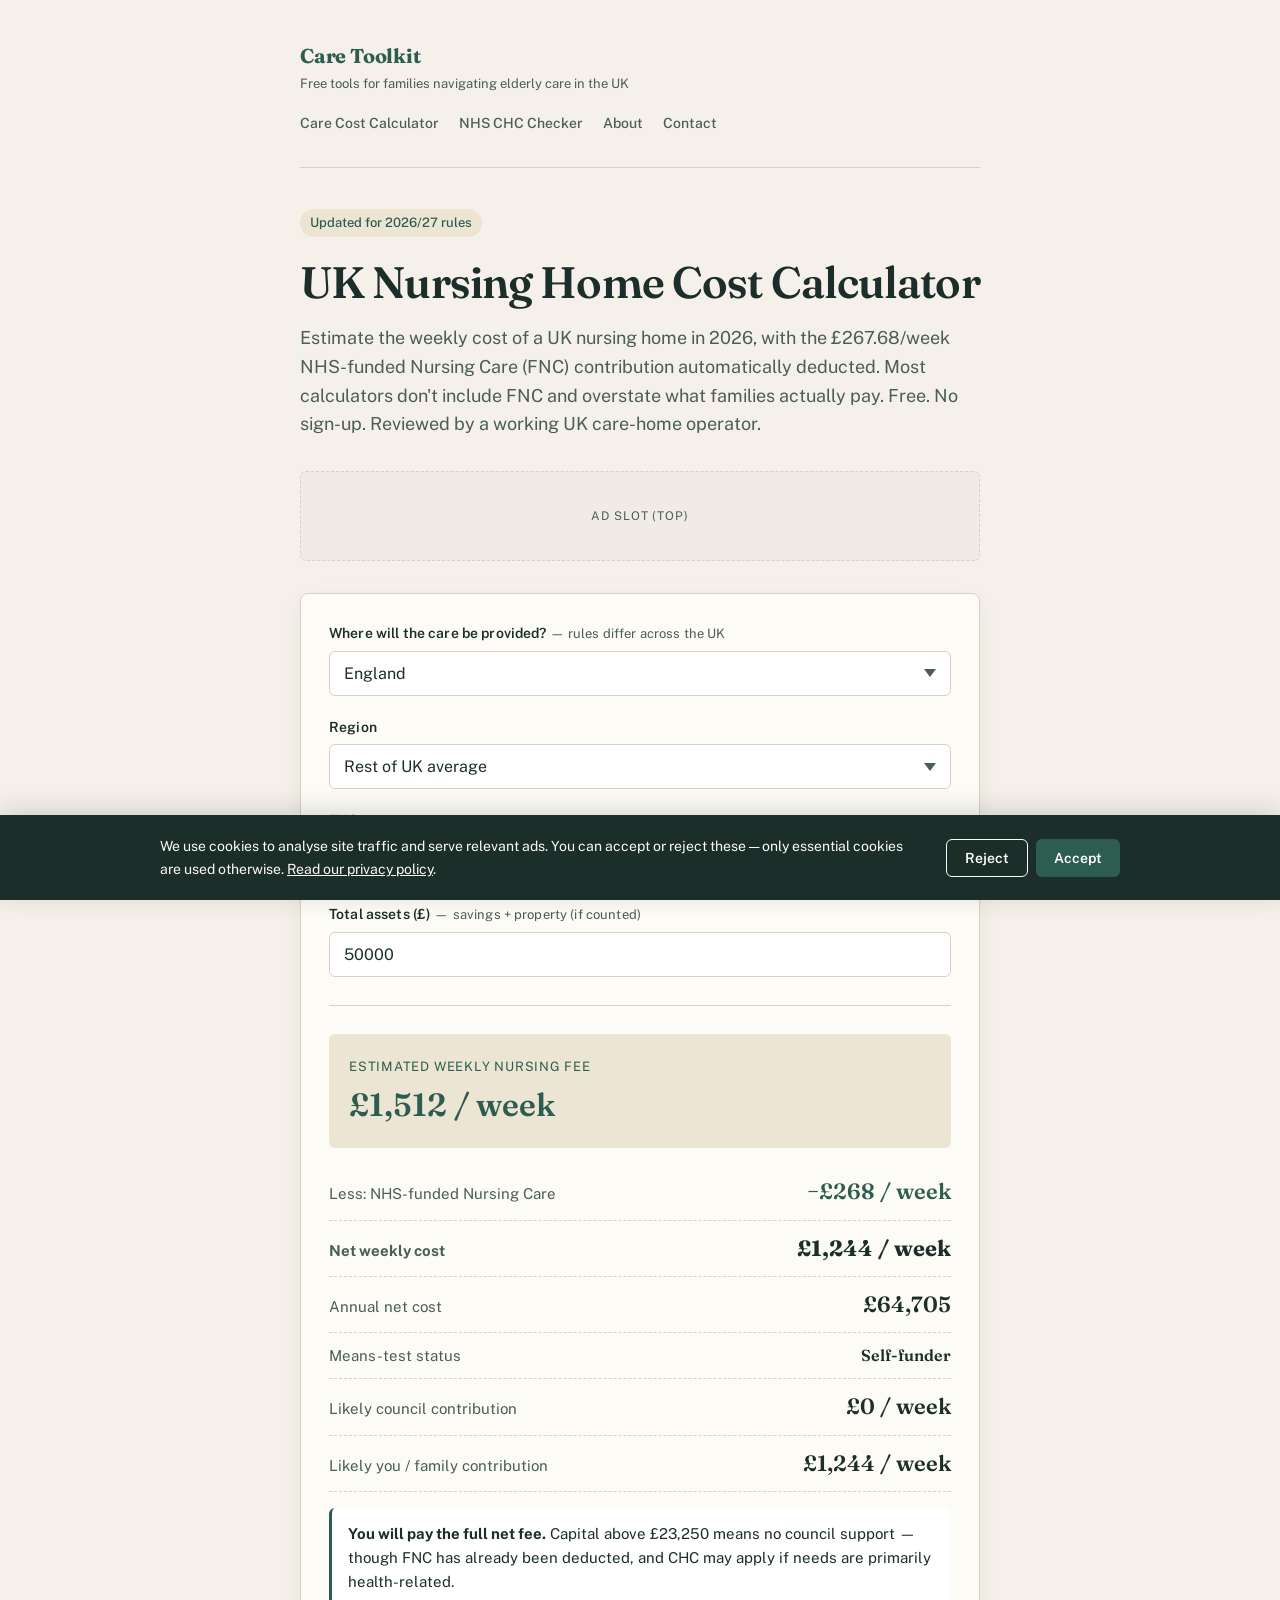
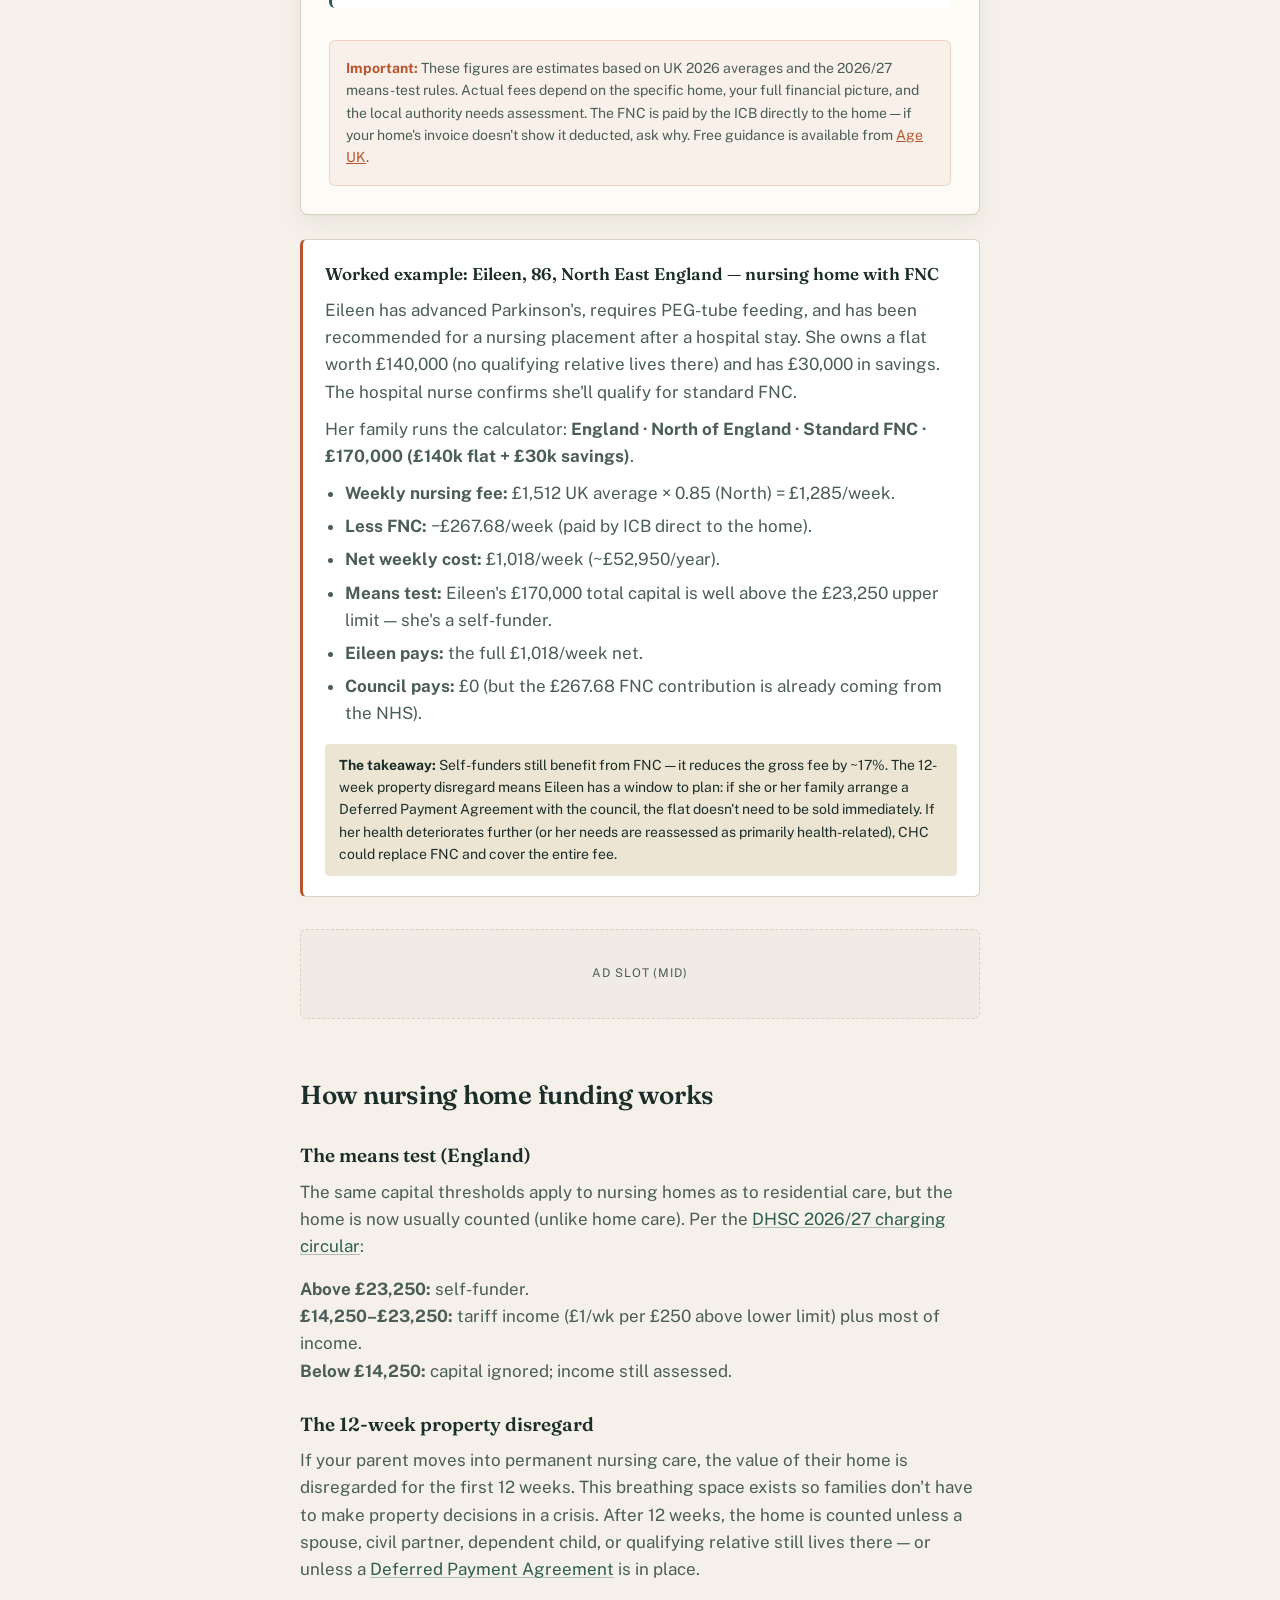
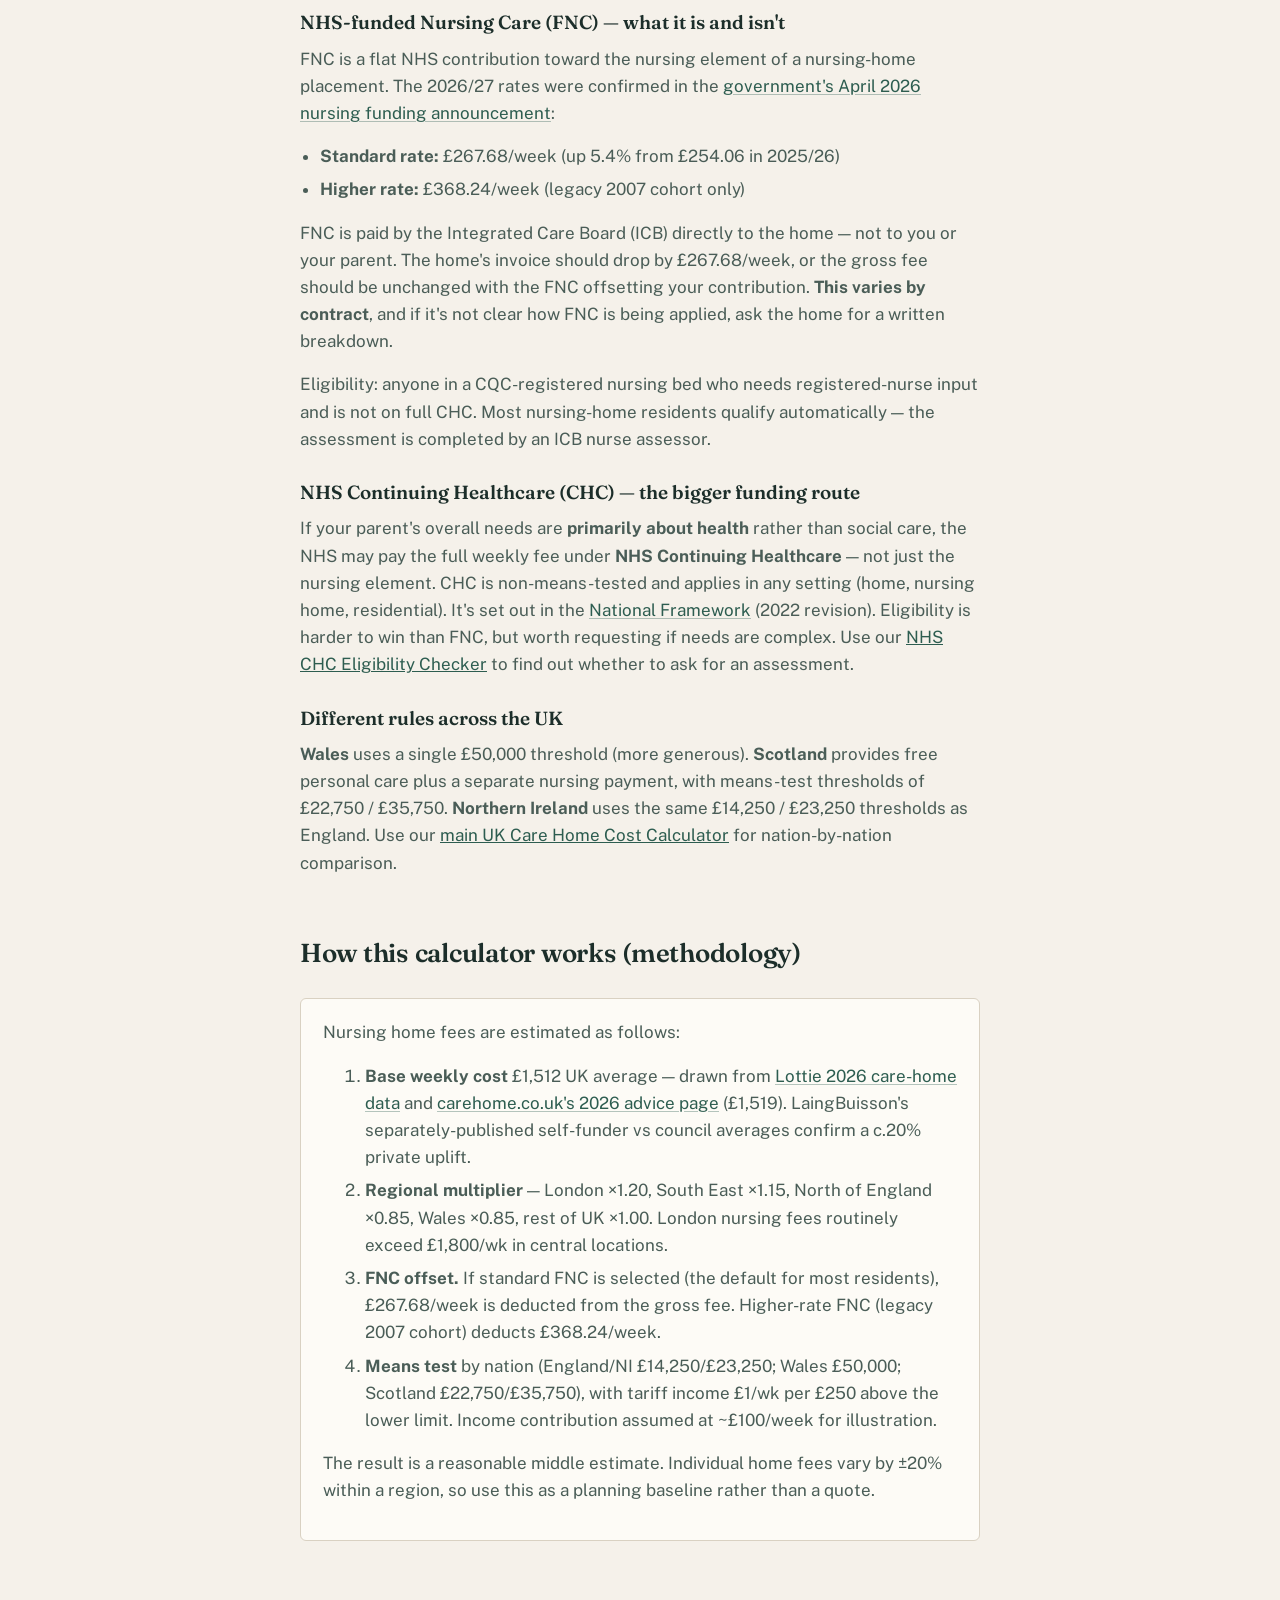
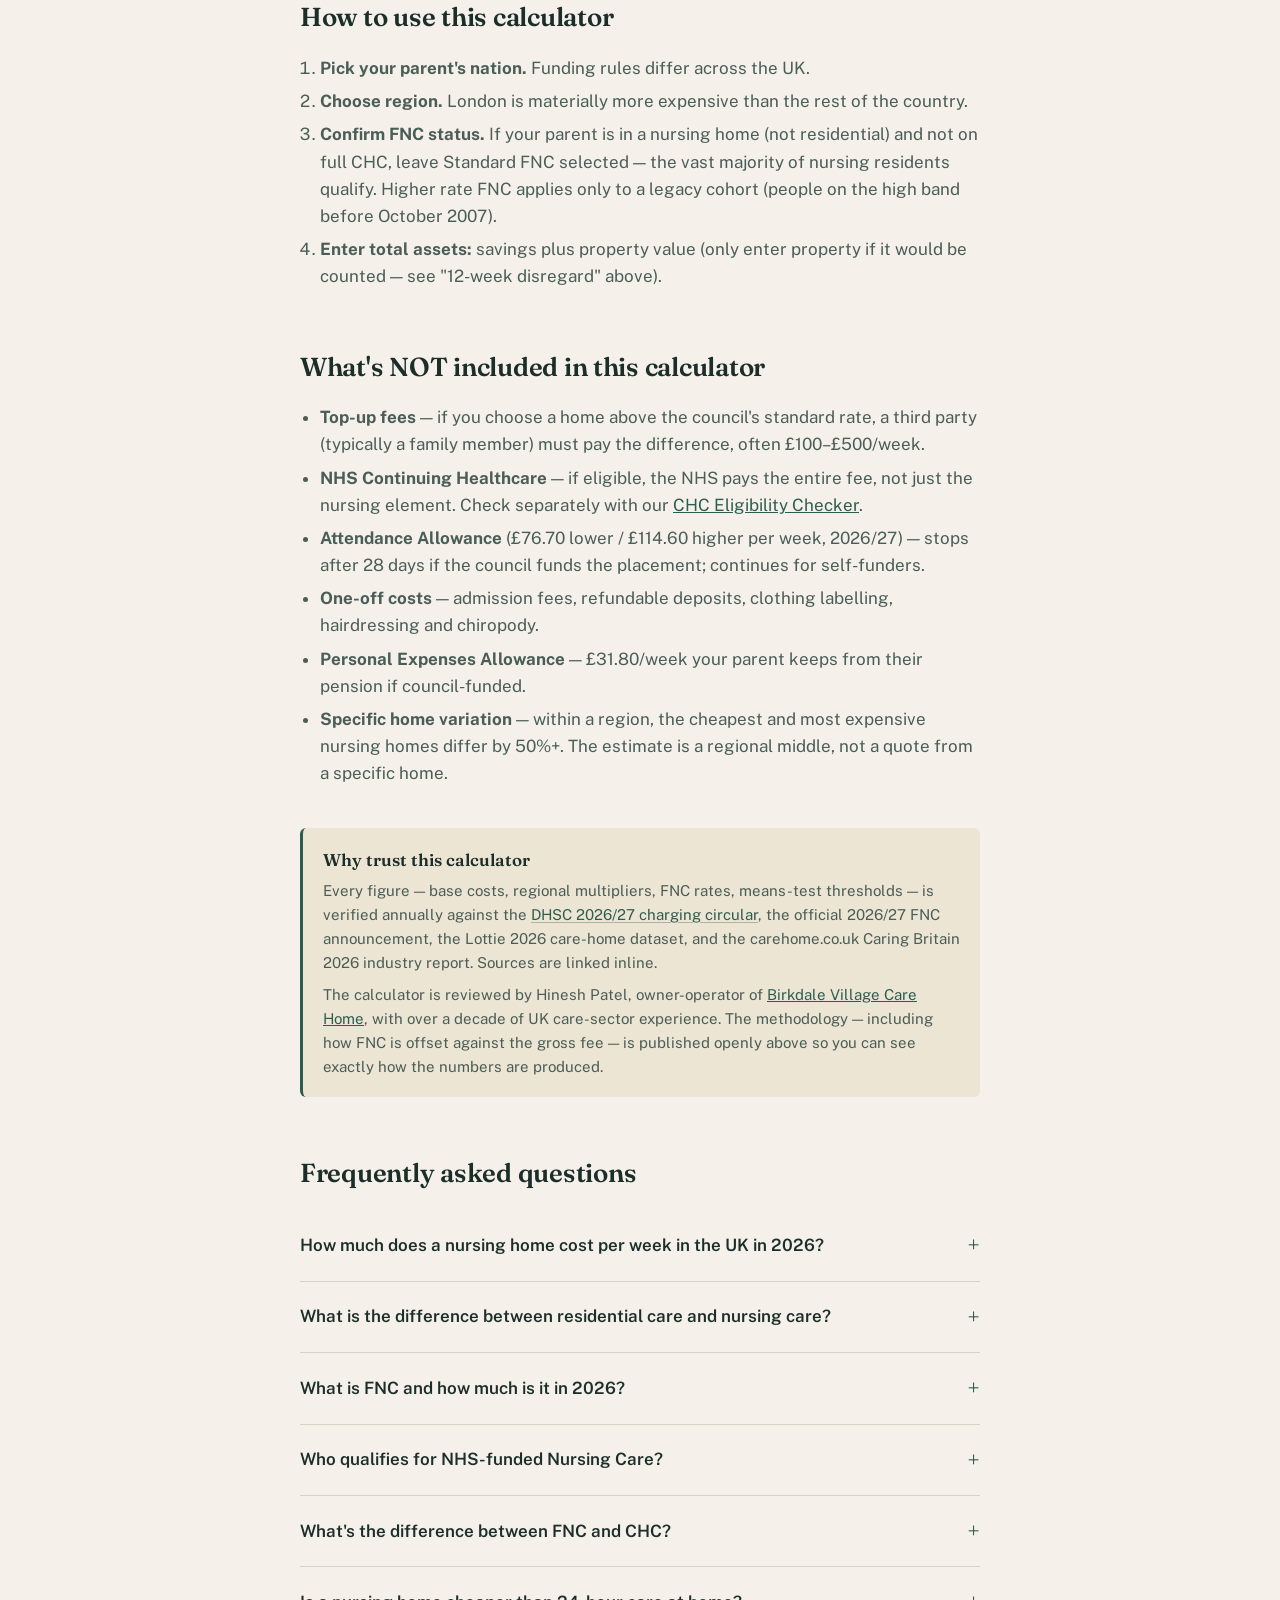
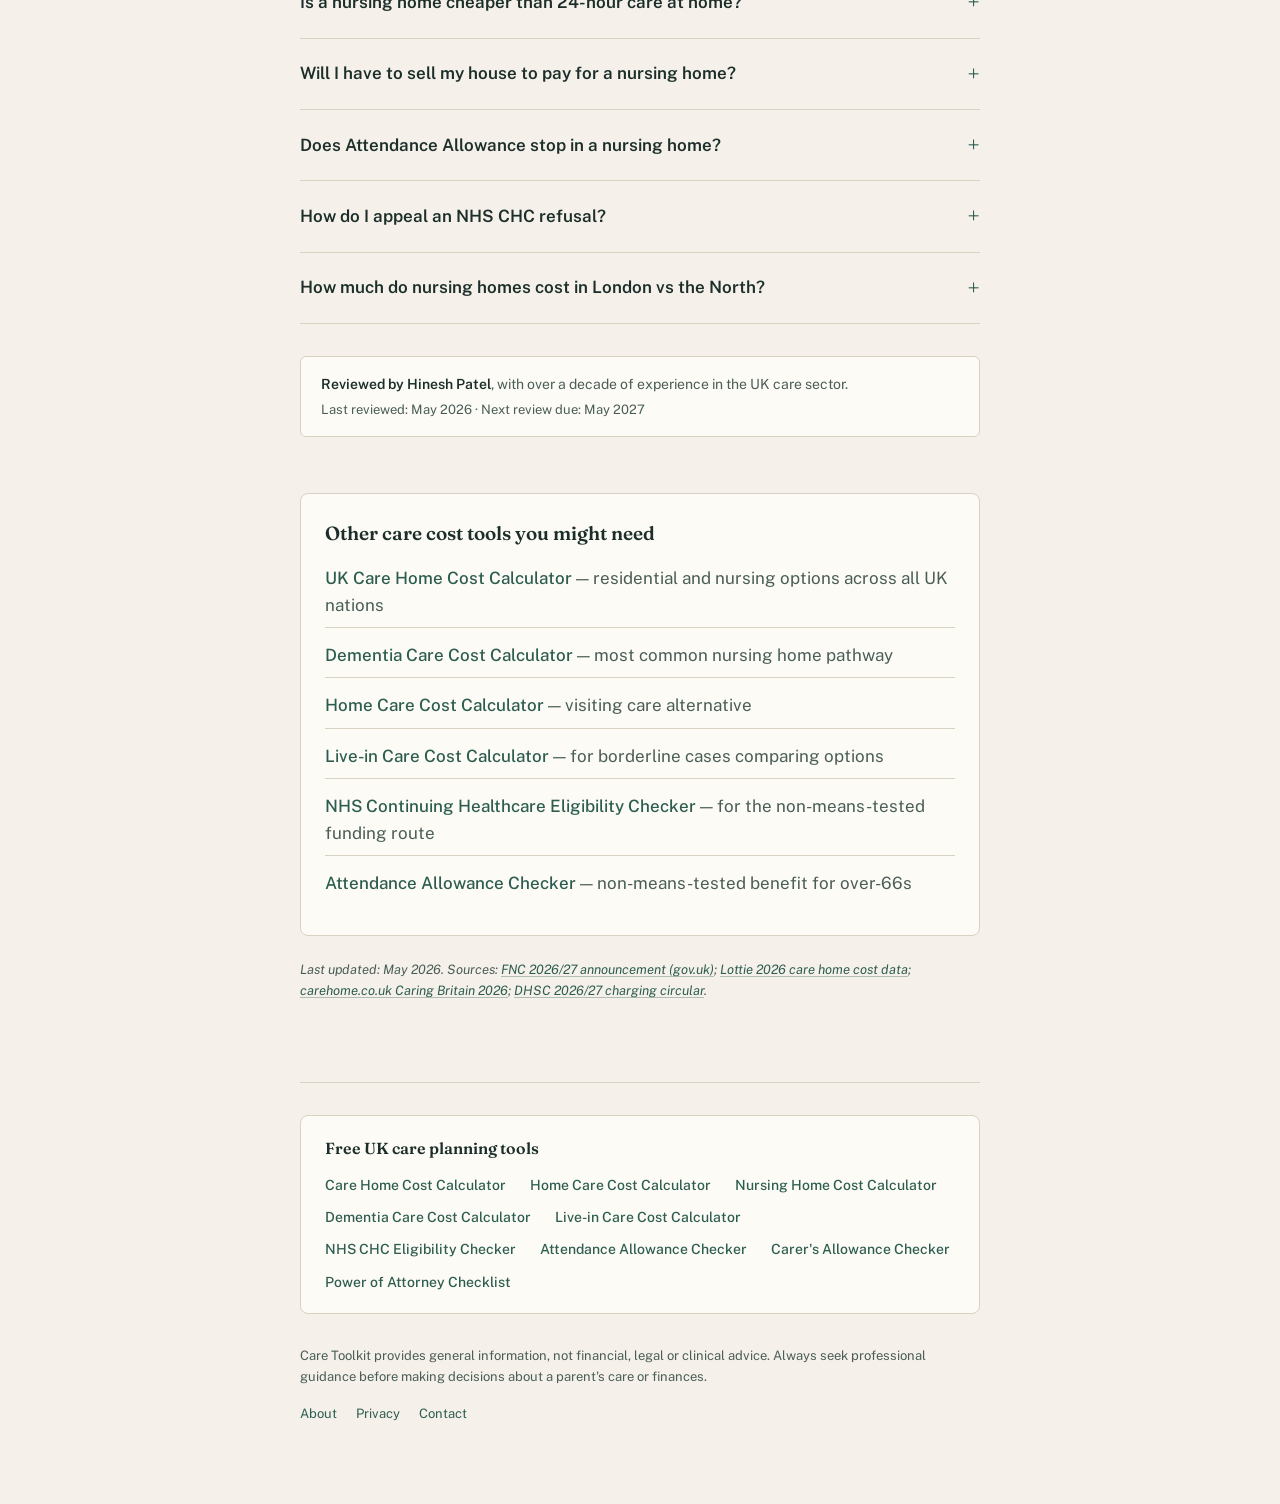
<file: nursing-home-cost-calculator-uk/index.html>
<!DOCTYPE html>
<html lang="en-GB">
<head>
<meta charset="UTF-8">
<meta name="viewport" content="width=device-width, initial-scale=1.0">
<title>Nursing Home Cost Calculator UK 2026 | Estimate Fees with FNC Offset</title>
<meta name="description" content="Free UK nursing home cost calculator. Estimates 2026 weekly fees, plus auto-deducts NHS-funded Nursing Care (FNC) at £267.68/week. Reviewed by a UK care-sector professional.">
<meta name="robots" content="index, follow">
<link rel="canonical" href="https://caretoolkit.co.uk/nursing-home-cost-calculator-uk/">

<meta property="og:title" content="UK Nursing Home Cost Calculator 2026">
<meta property="og:description" content="Estimate weekly UK nursing home fees with FNC and means-test built in.">
<meta property="og:type" content="website">
<meta property="og:url" content="https://caretoolkit.co.uk/nursing-home-cost-calculator-uk/">
<meta property="og:locale" content="en_GB">
<meta name="twitter:card" content="summary">

<script type="application/ld+json">
{
  "@context": "https://schema.org",
  "@type": "WebApplication",
  "name": "UK Nursing Home Cost Calculator",
  "description": "Estimate weekly UK nursing home fees in 2026 including the FNC offset and means-test outcome.",
  "applicationCategory": "FinanceApplication",
  "operatingSystem": "Any",
  "offers": { "@type": "Offer", "price": "0", "priceCurrency": "GBP" },
  "reviewedBy": {
    "@type": "Person",
    "name": "Hinesh Patel",
    "description": "Over a decade of experience in the UK care sector"
  }
}
</script>
<script type="application/ld+json">
{
  "@context": "https://schema.org",
  "@type": "FAQPage",
  "mainEntity": [
    { "@type": "Question", "name": "How much does a nursing home cost per week in the UK in 2026?", "acceptedAnswer": { "@type": "Answer", "text": "The UK average self-funded weekly fee for a nursing home in 2026 is around £1,512 (Lottie 2026), with carehome.co.uk citing £1,519. The typical range is £850-£1,550/week, with London exceeding £1,800/week in central locations and the North of England averaging closer to £1,200/week. Nursing homes cost approximately £200/week more than residential homes because they must employ a registered nurse on duty 24/7." } },
    { "@type": "Question", "name": "What is the difference between residential care and nursing care?", "acceptedAnswer": { "@type": "Answer", "text": "A residential care home provides personal care (washing, dressing, meals, daily living support). A nursing home additionally has registered nurses on site 24 hours a day, providing clinical care for residents with significant medical needs — catheter management, complex wound care, end-of-life care, PEG-tube feeding, syringe drivers, post-stroke clinical observation. Nursing homes typically cost £200/week more, and the NHS contributes £267.68/week toward the nursing element via FNC." } },
    { "@type": "Question", "name": "What is FNC and how much is it in 2026?", "acceptedAnswer": { "@type": "Answer", "text": "NHS-funded Nursing Care (FNC) is a flat-rate weekly NHS contribution toward the nursing element of a nursing home placement. The 2026/27 standard rate is £267.68/week (up 5.4% from £254.06 in 2025/26), effective 1 April 2026. The legacy higher rate for residents who were on the high band before October 2007 is £368.24/week. FNC is paid by the Integrated Care Board directly to the care home." } },
    { "@type": "Question", "name": "Who qualifies for NHS-funded Nursing Care?", "acceptedAnswer": { "@type": "Answer", "text": "Anyone in a CQC-registered nursing bed who needs the help of a registered nurse, and who is NOT eligible for full NHS Continuing Healthcare, qualifies for FNC. The assessment is completed by an ICB nurse assessor using the FNC Determination Tool. If your parent is in a nursing home, FNC should be considered automatically — push back if it hasn't been assessed." } },
    { "@type": "Question", "name": "What's the difference between FNC and CHC?", "acceptedAnswer": { "@type": "Answer", "text": "FNC pays only for the nursing component (£267.68/week); the resident still pays board, lodging, and personal care from their own income and capital subject to the means test. NHS Continuing Healthcare (CHC) is fully NHS-funded — the NHS pays the entire weekly fee, regardless of finances. CHC is awarded only when the person's primary need is health-related, assessed via the Decision Support Tool across 12 care domains. Use our NHS CHC Eligibility Checker to see which applies." } },
    { "@type": "Question", "name": "Is a nursing home cheaper than 24-hour care at home?", "acceptedAnswer": { "@type": "Answer", "text": "Usually yes for individuals. A UK average nursing home is £1,512/week vs £2,000+/week for 24-hour active home care. Live-in care (a single carer with daily breaks) sits at £1,200-£1,500/week and is genuinely competitive with a nursing home for one person. For couples, live-in care is significantly cheaper because one carer supports both — £1,500-£2,000/week vs two nursing-home places at £3,000+." } },
    { "@type": "Question", "name": "Will I have to sell my house to pay for a nursing home?", "acceptedAnswer": { "@type": "Answer", "text": "Possibly, but not always. For permanent residential or nursing care in England, the home is counted in the means test unless a spouse, civil partner, dependent child, or qualifying relative still lives there. The first 12 weeks are disregarded. A Deferred Payment Agreement lets the council take a charge on the property instead of forcing a sale — the loan is repaid (with interest, currently 4.75%) when the property is eventually sold." } },
    { "@type": "Question", "name": "Does Attendance Allowance stop in a nursing home?", "acceptedAnswer": { "@type": "Answer", "text": "Yes if the council is funding the placement (after 28 days). For self-funders paying the full nursing-home fee themselves, Attendance Allowance continues. The 2026/27 rates are £76.70/week (lower) and £114.60/week (higher). Attendance Allowance also stops automatically if your parent is awarded NHS Continuing Healthcare." } },
    { "@type": "Question", "name": "How do I appeal an NHS CHC refusal?", "acceptedAnswer": { "@type": "Answer", "text": "First request a local resolution review from the Integrated Care Board (ICB). If unresolved, escalate to NHS England for an Independent Review Panel. Final escalation is to the Parliamentary and Health Service Ombudsman. Many initially-refused cases are overturned at review — gather your parent's care plan, medication list, recent hospital letters, and care home daily logs as evidence." } },
    { "@type": "Question", "name": "How much do nursing homes cost in London vs the North?", "acceptedAnswer": { "@type": "Answer", "text": "The regional spread is significant. London averages £1,800+/week for nursing care, with central locations exceeding £2,000. The North of England averages closer to £1,200/week, with the cheapest North-East homes around £1,100. The South East and East of England sit between (£1,500-£1,700). Wales and Scotland are typically 10-15% below the UK average." } }
  ]
}
</script>

<link rel="preconnect" href="https://fonts.googleapis.com">
<link rel="preconnect" href="https://fonts.gstatic.com" crossorigin>
<link href="https://fonts.googleapis.com/css2?family=Fraunces:opsz,wght@9..144,400;9..144,600;9..144,700&family=Public+Sans:wght@400;500;600&display=swap" rel="stylesheet">
<link rel="stylesheet" href="/assets/css/shared.css">
</head>
<body>

<div class="wrap">

<header class="site-header">
  <a href="/" class="brand-link">
    <div class="brand">Care Toolkit</div>
    <div class="brand-sub">Free tools for families navigating elderly care in the UK</div>
  </a>
  <nav class="site-nav">
    <a href="/care-home-cost-calculator/">Care Cost Calculator</a>
    <a href="/nhs-chc-eligibility-quiz/">NHS CHC Checker</a>
    <a href="/about/">About</a>
    <a href="/contact/">Contact</a>
  </nav>
</header>

<main>
<span class="year-tag">Updated for 2026/27 rules</span>
<h1>UK Nursing Home Cost Calculator</h1>
<p class="intro">Estimate the weekly cost of a UK nursing home in 2026, with the £267.68/week NHS-funded Nursing Care (FNC) contribution automatically deducted. Most calculators don't include FNC and overstate what families actually pay. Free. No sign-up. Reviewed by a working UK care-home operator.</p>

<!-- AD SLOT: top. Switch on after AdSense approval. -->
<div class="ad-slot">Ad slot (top)</div>

<section class="calc" aria-label="Nursing home cost calculator">

  <div class="field">
    <label for="country">Where will the care be provided? <span class="hint">— rules differ across the UK</span></label>
    <select id="country">
      <option value="england">England</option>
      <option value="wales">Wales</option>
      <option value="scotland">Scotland</option>
      <option value="ni">Northern Ireland</option>
    </select>
  </div>

  <div class="field">
    <label for="region">Region</label>
    <select id="region">
      <option value="london">London</option>
      <option value="southeast">South East</option>
      <option value="average" selected>Rest of UK average</option>
      <option value="north">North of England</option>
      <option value="walesregion">Wales</option>
    </select>
  </div>

  <div class="field">
    <label for="fnc">FNC status <span class="hint">— most nursing-home residents qualify</span></label>
    <select id="fnc">
      <option value="standard" selected>Standard FNC (£267.68/week)</option>
      <option value="higher">Higher rate FNC (£368.24/week — pre-2007 cohort)</option>
      <option value="none">No FNC (residential placement, or CHC pending)</option>
    </select>
  </div>

  <div class="field">
    <label for="assets">Total assets (£) <span class="hint">— savings + property (if counted)</span></label>
    <input type="number" id="assets" min="0" step="1000" value="50000" inputmode="numeric">
  </div>

  <div class="results" id="results" aria-live="polite">
    <div class="result-headline">
      <span class="result-label">Estimated weekly nursing fee</span>
      <span class="result-value" id="weekly">£—</span>
    </div>
    <div class="result-row">
      <span class="result-label">Less: NHS-funded Nursing Care</span>
      <span class="result-value" id="fncDeduction" style="color:var(--accent);">£—</span>
    </div>
    <div class="result-row">
      <span class="result-label"><strong>Net weekly cost</strong></span>
      <span class="result-value" id="netWeekly"><strong>£—</strong></span>
    </div>
    <div class="result-row">
      <span class="result-label">Annual net cost</span>
      <span class="result-value" id="annual">£—</span>
    </div>
    <div class="result-row">
      <span class="result-label">Means-test status</span>
      <span class="result-value" id="meansStatus" style="font-size: 16px;">—</span>
    </div>
    <div class="result-row">
      <span class="result-label">Likely council contribution</span>
      <span class="result-value" id="council">£—</span>
    </div>
    <div class="result-row">
      <span class="result-label">Likely you / family contribution</span>
      <span class="result-value" id="self">£—</span>
    </div>
    <div class="status" id="statusMsg"></div>
  </div>

  <div class="disclaimer">
    <strong>Important:</strong> These figures are estimates based on UK 2026 averages and the 2026/27 means-test rules. Actual fees depend on the specific home, your full financial picture, and the local authority needs assessment. The FNC is paid by the ICB directly to the home — if your home's invoice doesn't show it deducted, ask why. Free guidance is available from <a href="https://www.ageuk.org.uk" target="_blank" rel="noopener" style="color:var(--accent-warm);">Age UK</a>.
  </div>
</section>

<div class="worked-example">
  <h4>Worked example: Eileen, 86, North East England — nursing home with FNC</h4>
  <p>Eileen has advanced Parkinson's, requires PEG-tube feeding, and has been recommended for a nursing placement after a hospital stay. She owns a flat worth £140,000 (no qualifying relative lives there) and has £30,000 in savings. The hospital nurse confirms she'll qualify for standard FNC.</p>
  <p>Her family runs the calculator: <strong>England · North of England · Standard FNC · £170,000 (£140k flat + £30k savings)</strong>.</p>
  <ul>
    <li><strong>Weekly nursing fee:</strong> £1,512 UK average × 0.85 (North) = £1,285/week.</li>
    <li><strong>Less FNC:</strong> −£267.68/week (paid by ICB direct to the home).</li>
    <li><strong>Net weekly cost:</strong> £1,018/week (~£52,950/year).</li>
    <li><strong>Means test:</strong> Eileen's £170,000 total capital is well above the £23,250 upper limit — she's a self-funder.</li>
    <li><strong>Eileen pays:</strong> the full £1,018/week net.</li>
    <li><strong>Council pays:</strong> £0 (but the £267.68 FNC contribution is already coming from the NHS).</li>
  </ul>
  <div class="we-result"><strong>The takeaway:</strong> Self-funders still benefit from FNC — it reduces the gross fee by ~17%. The 12-week property disregard means Eileen has a window to plan: if she or her family arrange a Deferred Payment Agreement with the council, the flat doesn't need to be sold immediately. If her health deteriorates further (or her needs are reassessed as primarily health-related), CHC could replace FNC and cover the entire fee.</div>
</div>

<!-- AD SLOT: mid. Switch on after AdSense approval. -->
<div class="ad-slot">Ad slot (mid)</div>

<h2>How nursing home funding works</h2>

<h3>The means test (England)</h3>
<p>The same capital thresholds apply to nursing homes as to residential care, but the home is now usually counted (unlike home care). Per the <a class="body-cite" href="https://www.gov.uk/government/publications/social-care-charging-for-local-authorities-2026-to-2027/social-care-charging-for-care-and-support-2026-to-2027-local-authority-circular" target="_blank" rel="noopener">DHSC 2026/27 charging circular</a>:</p>
<p><strong>Above £23,250:</strong> self-funder.<br><strong>£14,250–£23,250:</strong> tariff income (£1/wk per £250 above lower limit) plus most of income.<br><strong>Below £14,250:</strong> capital ignored; income still assessed.</p>

<h3>The 12-week property disregard</h3>
<p>If your parent moves into permanent nursing care, the value of their home is disregarded for the first 12 weeks. This breathing space exists so families don't have to make property decisions in a crisis. After 12 weeks, the home is counted unless a spouse, civil partner, dependent child, or qualifying relative still lives there — or unless a <a class="body-cite" href="https://www.gov.uk/government/publications/deferred-payment-agreements-dpas-return-2025-to-2026/deferred-payment-agreements-dpas-return-2025-to-2026-guidance-for-local-authorities" target="_blank" rel="noopener">Deferred Payment Agreement</a> is in place.</p>

<h3>NHS-funded Nursing Care (FNC) — what it is and isn't</h3>
<p>FNC is a flat NHS contribution toward the nursing element of a nursing-home placement. The 2026/27 rates were confirmed in the <a class="body-cite" href="https://www.gov.uk/government/news/better-community-care-thanks-to-nursing-funding-boost" target="_blank" rel="noopener">government's April 2026 nursing funding announcement</a>:</p>
<ul>
  <li><strong>Standard rate:</strong> £267.68/week (up 5.4% from £254.06 in 2025/26)</li>
  <li><strong>Higher rate:</strong> £368.24/week (legacy 2007 cohort only)</li>
</ul>
<p>FNC is paid by the Integrated Care Board (ICB) directly to the home — not to you or your parent. The home's invoice should drop by £267.68/week, or the gross fee should be unchanged with the FNC offsetting your contribution. <strong>This varies by contract</strong>, and if it's not clear how FNC is being applied, ask the home for a written breakdown.</p>
<p>Eligibility: anyone in a CQC-registered nursing bed who needs registered-nurse input and is not on full CHC. Most nursing-home residents qualify automatically — the assessment is completed by an ICB nurse assessor.</p>

<h3>NHS Continuing Healthcare (CHC) — the bigger funding route</h3>
<p>If your parent's overall needs are <strong>primarily about health</strong> rather than social care, the NHS may pay the full weekly fee under <strong>NHS Continuing Healthcare</strong> — not just the nursing element. CHC is non-means-tested and applies in any setting (home, nursing home, residential). It's set out in the <a class="body-cite" href="https://www.gov.uk/government/publications/national-framework-for-nhs-continuing-healthcare-and-nhs-funded-nursing-care" target="_blank" rel="noopener">National Framework</a> (2022 revision). Eligibility is harder to win than FNC, but worth requesting if needs are complex. Use our <a href="/nhs-chc-eligibility-quiz/">NHS CHC Eligibility Checker</a> to find out whether to ask for an assessment.</p>

<h3>Different rules across the UK</h3>
<p><strong>Wales</strong> uses a single £50,000 threshold (more generous). <strong>Scotland</strong> provides free personal care plus a separate nursing payment, with means-test thresholds of £22,750 / £35,750. <strong>Northern Ireland</strong> uses the same £14,250 / £23,250 thresholds as England. Use our <a href="/care-home-cost-calculator/">main UK Care Home Cost Calculator</a> for nation-by-nation comparison.</p>

<h2>How this calculator works (methodology)</h2>
<div class="methodology">
  <p>Nursing home fees are estimated as follows:</p>
  <ol>
    <li><strong>Base weekly cost</strong> £1,512 UK average — drawn from <a class="body-cite" href="https://lottie.org/fees-funding/care-home-costs/" target="_blank" rel="noopener">Lottie 2026 care-home data</a> and <a class="body-cite" href="https://www.carehome.co.uk/advice/care-home-fees-and-costs-how-much-do-you-pay" target="_blank" rel="noopener">carehome.co.uk's 2026 advice page</a> (£1,519). LaingBuisson's separately-published self-funder vs council averages confirm a c.20% private uplift.</li>
    <li><strong>Regional multiplier</strong> — London ×1.20, South East ×1.15, North of England ×0.85, Wales ×0.85, rest of UK ×1.00. London nursing fees routinely exceed £1,800/wk in central locations.</li>
    <li><strong>FNC offset.</strong> If standard FNC is selected (the default for most residents), £267.68/week is deducted from the gross fee. Higher-rate FNC (legacy 2007 cohort) deducts £368.24/week.</li>
    <li><strong>Means test</strong> by nation (England/NI £14,250/£23,250; Wales £50,000; Scotland £22,750/£35,750), with tariff income £1/wk per £250 above the lower limit. Income contribution assumed at ~£100/week for illustration.</li>
  </ol>
  <p>The result is a reasonable middle estimate. Individual home fees vary by ±20% within a region, so use this as a planning baseline rather than a quote.</p>
</div>

<h2>How to use this calculator</h2>
<ol>
  <li><strong>Pick your parent's nation.</strong> Funding rules differ across the UK.</li>
  <li><strong>Choose region.</strong> London is materially more expensive than the rest of the country.</li>
  <li><strong>Confirm FNC status.</strong> If your parent is in a nursing home (not residential) and not on full CHC, leave Standard FNC selected — the vast majority of nursing residents qualify. Higher rate FNC applies only to a legacy cohort (people on the high band before October 2007).</li>
  <li><strong>Enter total assets:</strong> savings plus property value (only enter property if it would be counted — see "12-week disregard" above).</li>
</ol>

<h2>What's NOT included in this calculator</h2>
<ul>
  <li><strong>Top-up fees</strong> — if you choose a home above the council's standard rate, a third party (typically a family member) must pay the difference, often £100–£500/week.</li>
  <li><strong>NHS Continuing Healthcare</strong> — if eligible, the NHS pays the entire fee, not just the nursing element. Check separately with our <a href="/nhs-chc-eligibility-quiz/">CHC Eligibility Checker</a>.</li>
  <li><strong>Attendance Allowance</strong> (£76.70 lower / £114.60 higher per week, 2026/27) — stops after 28 days if the council funds the placement; continues for self-funders.</li>
  <li><strong>One-off costs</strong> — admission fees, refundable deposits, clothing labelling, hairdressing and chiropody.</li>
  <li><strong>Personal Expenses Allowance</strong> — £31.80/week your parent keeps from their pension if council-funded.</li>
  <li><strong>Specific home variation</strong> — within a region, the cheapest and most expensive nursing homes differ by 50%+. The estimate is a regional middle, not a quote from a specific home.</li>
</ul>

<div class="trust-block">
  <strong>Why trust this calculator</strong>
  <p>Every figure — base costs, regional multipliers, FNC rates, means-test thresholds — is verified annually against the <a class="body-cite" href="https://www.gov.uk/government/publications/social-care-charging-for-local-authorities-2026-to-2027/social-care-charging-for-care-and-support-2026-to-2027-local-authority-circular" target="_blank" rel="noopener">DHSC 2026/27 charging circular</a>, the official 2026/27 FNC announcement, the Lottie 2026 care-home dataset, and the carehome.co.uk Caring Britain 2026 industry report. Sources are linked inline.</p>
  <p>The calculator is reviewed by Hinesh Patel, owner-operator of <a href="https://www.birkdalevillagecarehome.co.uk" target="_blank" rel="noopener">Birkdale Village Care Home</a>, with over a decade of UK care-sector experience. The methodology — including how FNC is offset against the gross fee — is published openly above so you can see exactly how the numbers are produced.</p>
</div>

<h2>Frequently asked questions</h2>

<details><summary>How much does a nursing home cost per week in the UK in 2026?</summary>
<p>The UK average self-funded weekly fee is around £1,512 (Lottie 2026), with carehome.co.uk citing £1,519. The typical range is £850–£1,550/week, with London exceeding £1,800/week in central locations and the North of England averaging closer to £1,200/week. Nursing homes cost approximately £200/week more than residential homes because they must employ a registered nurse on duty 24/7.</p></details>

<details><summary>What is the difference between residential care and nursing care?</summary>
<p>A residential care home provides personal care (washing, dressing, meals, daily living support). A nursing home additionally has registered nurses on site 24 hours a day, providing clinical care for residents with significant medical needs — catheter management, complex wound care, end-of-life care, PEG-tube feeding, syringe drivers, post-stroke clinical observation. Nursing homes typically cost £200/week more, and the NHS contributes £267.68/week toward the nursing element via FNC.</p></details>

<details><summary>What is FNC and how much is it in 2026?</summary>
<p>NHS-funded Nursing Care (FNC) is a flat-rate weekly NHS contribution toward the nursing element of a nursing home placement. The 2026/27 standard rate is £267.68/week (up 5.4% from £254.06 in 2025/26), effective 1 April 2026. The legacy higher rate for residents who were on the high band before October 2007 is £368.24/week. FNC is paid by the Integrated Care Board directly to the care home.</p></details>

<details><summary>Who qualifies for NHS-funded Nursing Care?</summary>
<p>Anyone in a CQC-registered nursing bed who needs the help of a registered nurse, and who is NOT eligible for full NHS Continuing Healthcare, qualifies for FNC. The assessment is completed by an ICB nurse assessor using the FNC Determination Tool. If your parent is in a nursing home, FNC should be considered automatically — push back if it hasn't been assessed.</p></details>

<details><summary>What's the difference between FNC and CHC?</summary>
<p>FNC pays only for the nursing component (£267.68/week); the resident still pays board, lodging, and personal care from their own income and capital, subject to the means test. NHS Continuing Healthcare (CHC) is fully NHS-funded — the NHS pays the entire weekly fee, regardless of finances. CHC is awarded only when the person's primary need is health-related, assessed via the Decision Support Tool across 12 care domains. Use our <a href="/nhs-chc-eligibility-quiz/">NHS CHC Eligibility Checker</a> to see which applies.</p></details>

<details><summary>Is a nursing home cheaper than 24-hour care at home?</summary>
<p>Usually yes for individuals. A UK average nursing home is £1,512/week vs £2,000+/week for 24-hour active home care. <a href="/live-in-care-cost-calculator-uk/">Live-in care</a> (a single carer with daily breaks) sits at £1,200–£1,500/week and is genuinely competitive with a nursing home for one person. For couples, live-in care is significantly cheaper because one carer supports both — £1,500–£2,000/week vs two nursing-home places at £3,000+.</p></details>

<details><summary>Will I have to sell my house to pay for a nursing home?</summary>
<p>Possibly, but not always. For permanent residential or nursing care in England, the home is counted in the means test unless a spouse, civil partner, dependent child, or qualifying relative still lives there. The first 12 weeks are disregarded. A Deferred Payment Agreement lets the council take a charge on the property instead of forcing a sale — the loan is repaid (with interest, currently 4.75%) when the property is eventually sold.</p></details>

<details><summary>Does Attendance Allowance stop in a nursing home?</summary>
<p>Yes if the council is funding the placement (after 28 days). For self-funders paying the full nursing-home fee themselves, Attendance Allowance continues. The 2026/27 rates are £76.70/week (lower) and £114.60/week (higher). Attendance Allowance also stops automatically if your parent is awarded NHS Continuing Healthcare.</p></details>

<details><summary>How do I appeal an NHS CHC refusal?</summary>
<p>First request a local resolution review from the Integrated Care Board (ICB). If unresolved, escalate to NHS England for an Independent Review Panel. Final escalation is to the Parliamentary and Health Service Ombudsman. Many initially-refused cases are overturned at review — gather your parent's care plan, medication list, recent hospital letters, and care home daily logs as evidence.</p></details>

<details><summary>How much do nursing homes cost in London vs the North?</summary>
<p>The regional spread is significant. London averages £1,800+/week for nursing care, with central locations exceeding £2,000. The North of England averages closer to £1,200/week, with the cheapest North-East homes around £1,100. The South East and East of England sit between (£1,500–£1,700). Wales and Scotland are typically 10–15% below the UK average.</p></details>

<div class="reviewed-by">
  <span class="reviewer-name">Reviewed by Hinesh Patel</span>, with over a decade of experience in the UK care sector.
  <div class="review-dates">Last reviewed: May 2026 · Next review due: May 2027</div>
</div>

<aside class="related">
  <h3>Other care cost tools you might need</h3>
  <ul>
    <li><a href="/care-home-cost-calculator/">UK Care Home Cost Calculator</a> — residential and nursing options across all UK nations</li>
    <li><a href="/dementia-care-cost-calculator-uk/">Dementia Care Cost Calculator</a> — most common nursing home pathway</li>
    <li><a href="/home-care-cost-calculator-uk/">Home Care Cost Calculator</a> — visiting care alternative</li>
    <li><a href="/live-in-care-cost-calculator-uk/">Live-in Care Cost Calculator</a> — for borderline cases comparing options</li>
    <li><a href="/nhs-chc-eligibility-quiz/">NHS Continuing Healthcare Eligibility Checker</a> — for the non-means-tested funding route</li>
    <li><a href="/attendance-allowance-checker/">Attendance Allowance Checker</a> — non-means-tested benefit for over-66s</li>
  </ul>
</aside>

<p class="last-updated">Last updated: May 2026. Sources: <a class="body-cite" href="https://www.gov.uk/government/news/better-community-care-thanks-to-nursing-funding-boost" target="_blank" rel="noopener">FNC 2026/27 announcement (gov.uk)</a>; <a class="body-cite" href="https://lottie.org/fees-funding/care-home-costs/" target="_blank" rel="noopener">Lottie 2026 care home cost data</a>; <a class="body-cite" href="https://www.carehome.co.uk/advice/care-home-fees-and-costs-how-much-do-you-pay" target="_blank" rel="noopener">carehome.co.uk Caring Britain 2026</a>; <a class="body-cite" href="https://www.gov.uk/government/publications/social-care-charging-for-local-authorities-2026-to-2027/social-care-charging-for-care-and-support-2026-to-2027-local-authority-circular" target="_blank" rel="noopener">DHSC 2026/27 charging circular</a>.</p>

</main>

<footer class="site-footer">
  <div class="popular-tools-footer">
    <h4>Free UK care planning tools</h4>
    <ul>
      <li><a href="/care-home-cost-calculator/">Care Home Cost Calculator</a></li>
      <li><a href="/home-care-cost-calculator-uk/">Home Care Cost Calculator</a></li>
      <li><a href="/nursing-home-cost-calculator-uk/">Nursing Home Cost Calculator</a></li>
      <li><a href="/dementia-care-cost-calculator-uk/">Dementia Care Cost Calculator</a></li>
      <li><a href="/live-in-care-cost-calculator-uk/">Live-in Care Cost Calculator</a></li>
      <li><a href="/nhs-chc-eligibility-quiz/">NHS CHC Eligibility Checker</a></li>
      <li><a href="/attendance-allowance-checker/">Attendance Allowance Checker</a></li>
      <li><a href="/carers-allowance-checker/">Carer's Allowance Checker</a></li>
      <li><a href="/power-of-attorney-checklist/">Power of Attorney Checklist</a></li>
    </ul>
  </div>
  <p>Care Toolkit provides general information, not financial, legal or clinical advice. Always seek professional guidance before making decisions about a parent's care or finances.</p>
  <div class="footer-links">
    <a href="/about/">About</a>
    <a href="/privacy/">Privacy</a>
    <a href="/contact/">Contact</a>
  </div>
</footer>

</div>

<div class="cookie-banner" id="cookie-banner">
  <div class="cookie-banner-inner">
    <p>We use cookies to analyse site traffic and serve relevant ads. You can accept or reject these — only essential cookies are used otherwise. <a href="/privacy/">Read our privacy policy</a>.</p>
    <div class="cookie-actions">
      <button class="cookie-btn reject" id="cookie-reject">Reject</button>
      <button class="cookie-btn accept" id="cookie-accept">Accept</button>
    </div>
  </div>
</div>

<script src="/assets/js/shared.js"></script>
<script>
const NURSING_BASE = 1512;
const REGION_MULT = {
  'london':      1.20,
  'southeast':   1.15,
  'average':     1.00,
  'north':       0.85,
  'walesregion': 0.85
};
const FNC_RATES = {
  'standard': 267.68,
  'higher':   368.24,
  'none':     0
};
const THRESHOLDS = {
  'england':  { lower: 14250, upper: 23250 },
  'ni':       { lower: 14250, upper: 23250 },
  'wales':    { lower: 50000, upper: 50000 },
  'scotland': { lower: 22750, upper: 35750 }
};
const fmt = (n) => '£' + Math.round(n).toLocaleString('en-GB');

function calculate() {
  const country = document.getElementById('country').value;
  const region  = document.getElementById('region').value;
  const fncKey  = document.getElementById('fnc').value;
  const assets  = Math.max(0, parseFloat(document.getElementById('assets').value) || 0);

  const grossWeekly = NURSING_BASE * REGION_MULT[region];
  const fnc = FNC_RATES[fncKey];
  const netWeekly = Math.max(0, grossWeekly - fnc);
  const annual = netWeekly * 52;

  document.getElementById('weekly').textContent = fmt(grossWeekly) + ' / week';
  document.getElementById('fncDeduction').textContent = '−' + fmt(fnc) + ' / week';
  document.getElementById('netWeekly').innerHTML = '<strong>' + fmt(netWeekly) + ' / week</strong>';
  document.getElementById('annual').textContent = fmt(annual);

  const t = THRESHOLDS[country];
  let status = '', councilPay = 0, selfPay = netWeekly, msg = '';

  if (country === 'wales') {
    if (assets > t.upper) {
      status = 'Self-funder';
      msg = '<strong>You will likely pay the full net cost.</strong> Wales uses a single £50,000 capital limit. Above this, you self-fund (after FNC offset).';
    } else {
      status = 'Council may contribute';
      councilPay = netWeekly * 0.5;
      selfPay = netWeekly - councilPay;
      msg = '<strong>Your council may contribute.</strong> Below £50,000 in capital, Wales assesses your income to set the contribution. Request a financial assessment from your local authority.';
    }
  } else if (country === 'scotland') {
    if (assets > t.upper) {
      status = 'Self-funder (with free personal & nursing care)';
      councilPay = 350;
      selfPay = netWeekly - councilPay;
      msg = '<strong>Personal and nursing care are free in Scotland.</strong> Council contributes ~£350/week toward personal/nursing components; you cover accommodation. The FNC system is England-only; Scotland has its own equivalent already factored in.';
    } else if (assets > t.lower) {
      status = 'Tariff contribution';
      const tariff = Math.ceil((assets - t.lower) / 250);
      councilPay = Math.max(0, netWeekly - tariff - 250);
      selfPay = netWeekly - councilPay;
      msg = `<strong>Tariff zone</strong> — about £${tariff}/week from capital plus your income, plus accommodation costs.`;
    } else {
      status = 'Means-tested support';
      councilPay = netWeekly * 0.75;
      selfPay = netWeekly - councilPay;
      msg = '<strong>Capital below £22,750</strong> — the council will fund most of the placement, taking your income into account.';
    }
  } else {
    if (assets > t.upper) {
      status = 'Self-funder';
      councilPay = 0;
      selfPay = netWeekly;
      msg = `<strong>You will pay the full net fee.</strong> Capital above £${t.upper.toLocaleString()} means no council support — though FNC has already been deducted, and CHC may apply if needs are primarily health-related.`;
    } else if (assets > t.lower) {
      const tariff = Math.ceil((assets - t.lower) / 250);
      status = `Partial council support (~£${tariff}/wk tariff)`;
      councilPay = Math.max(0, netWeekly - tariff - 100);
      selfPay = netWeekly - councilPay;
      msg = `<strong>You're in the tariff zone.</strong> About £${tariff}/week from capital plus most of your income; the council covers the rest, but only up to its standard rate — top-ups may apply.`;
    } else {
      status = 'Council-funded (capital protected)';
      councilPay = netWeekly * 0.75;
      selfPay = netWeekly - councilPay;
      msg = `<strong>Your capital is protected.</strong> Below £${t.lower.toLocaleString()}, capital is disregarded. Council pays most of the net fee, taking pension and other income (less the £31.80 Personal Expenses Allowance).`;
    }
  }

  document.getElementById('meansStatus').textContent = status;
  document.getElementById('council').textContent = fmt(councilPay) + ' / week';
  document.getElementById('self').textContent = fmt(selfPay) + ' / week';
  document.getElementById('statusMsg').innerHTML = msg;
}

['country','region','fnc','assets'].forEach(id => {
  document.getElementById(id).addEventListener('input', calculate);
  document.getElementById(id).addEventListener('change', calculate);
});
calculate();
</script>
</body>
</html>
</file>
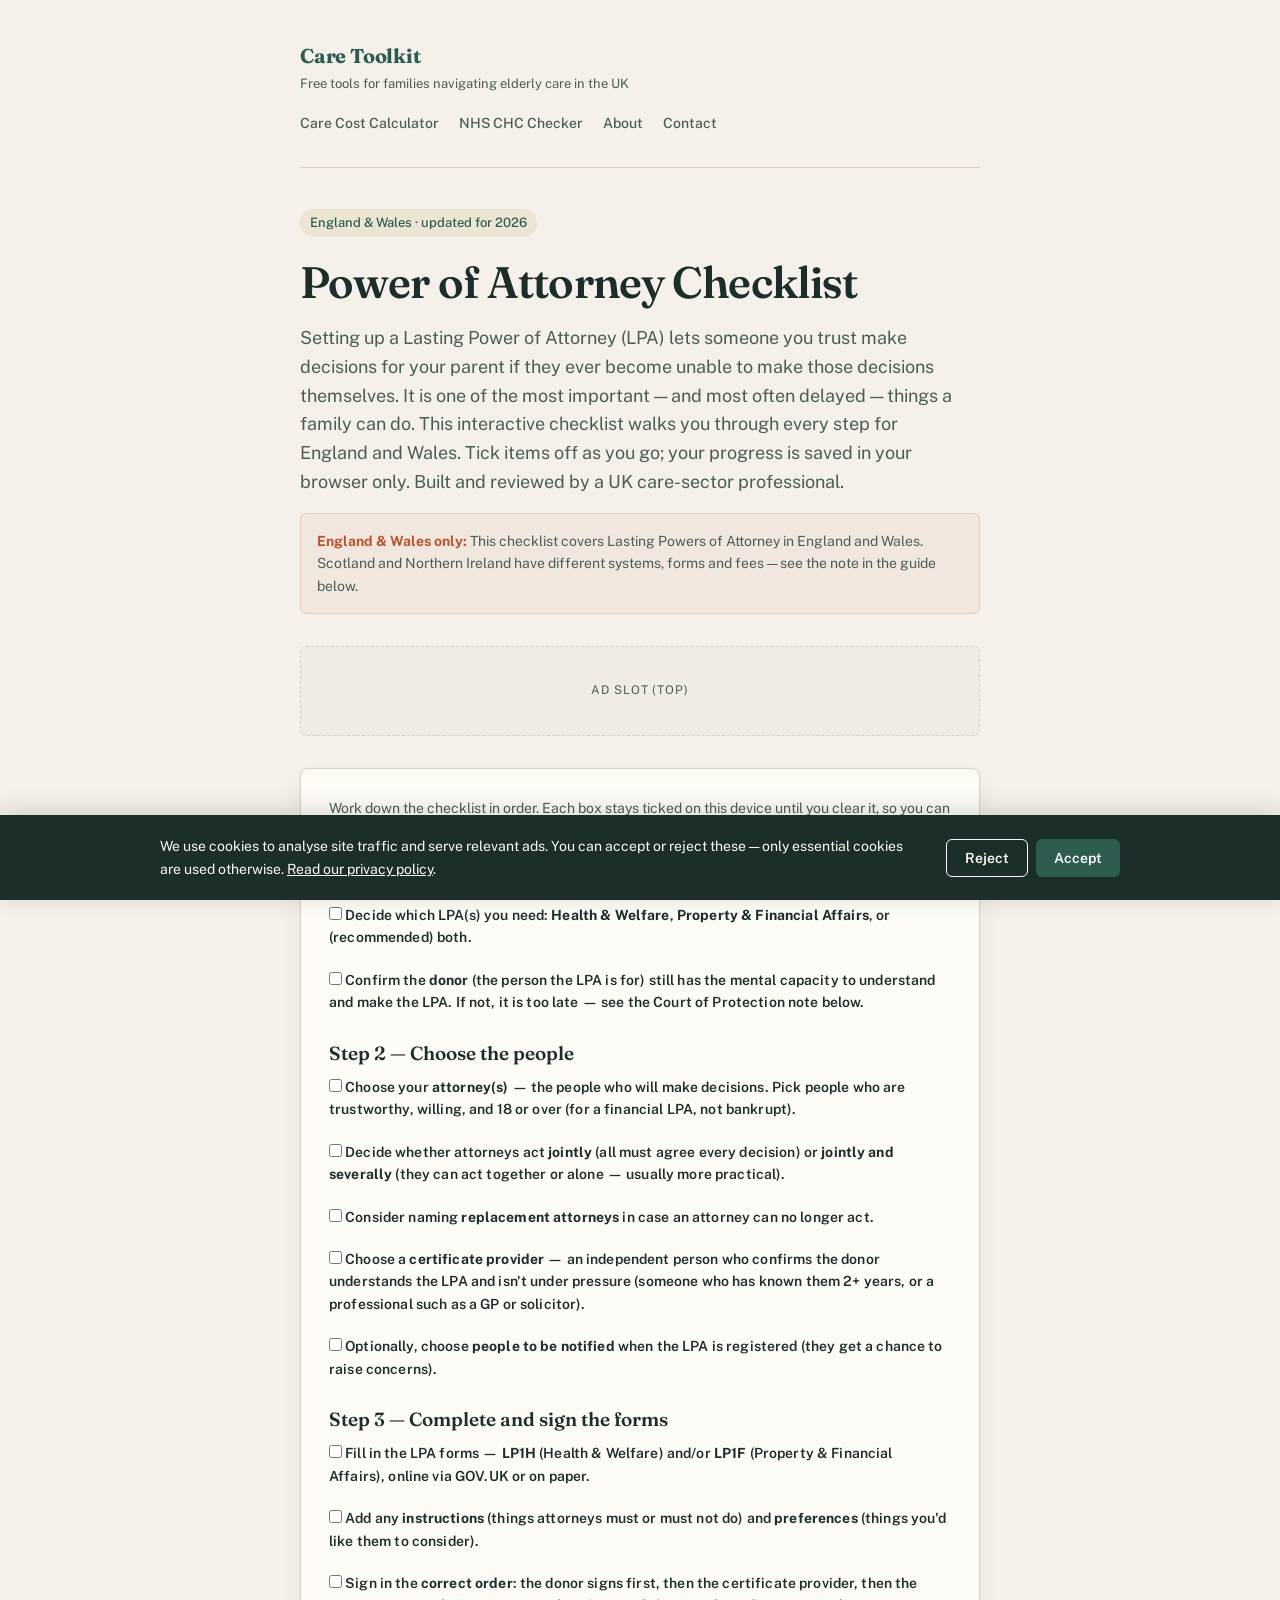
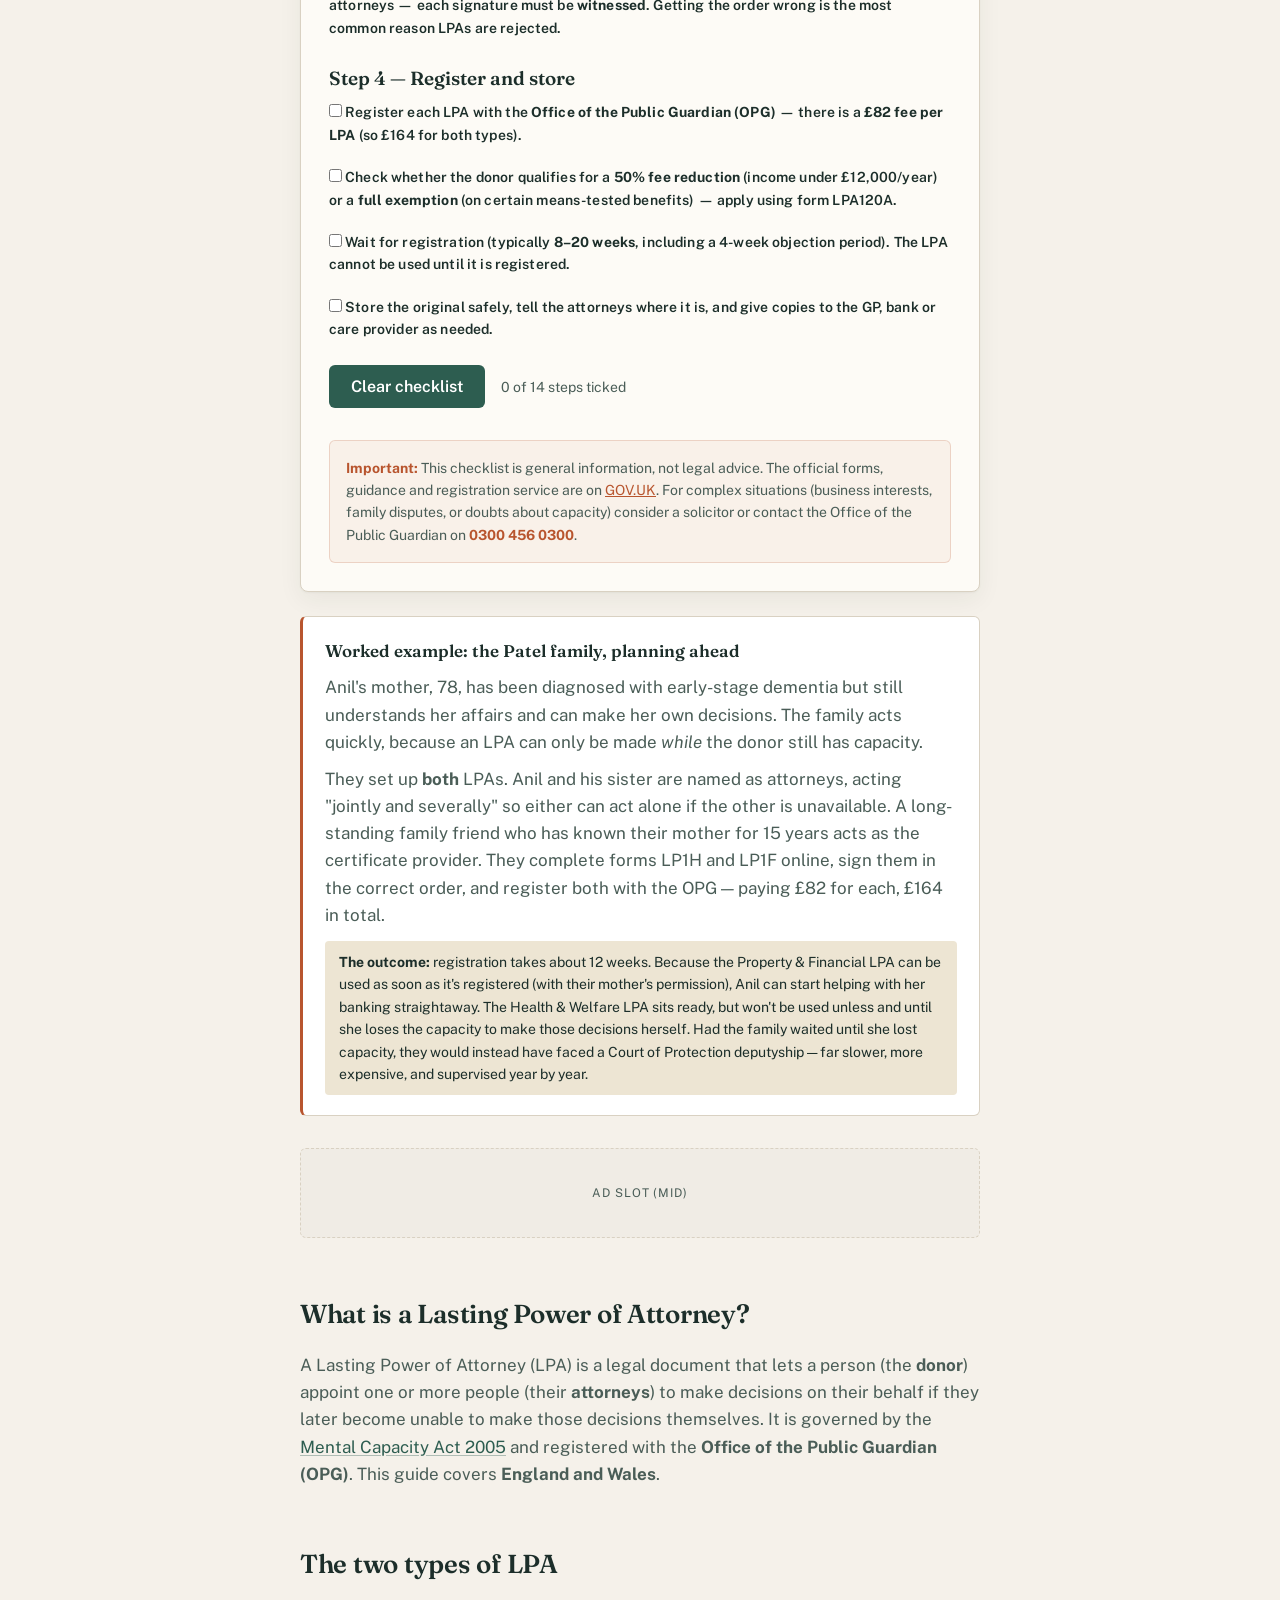
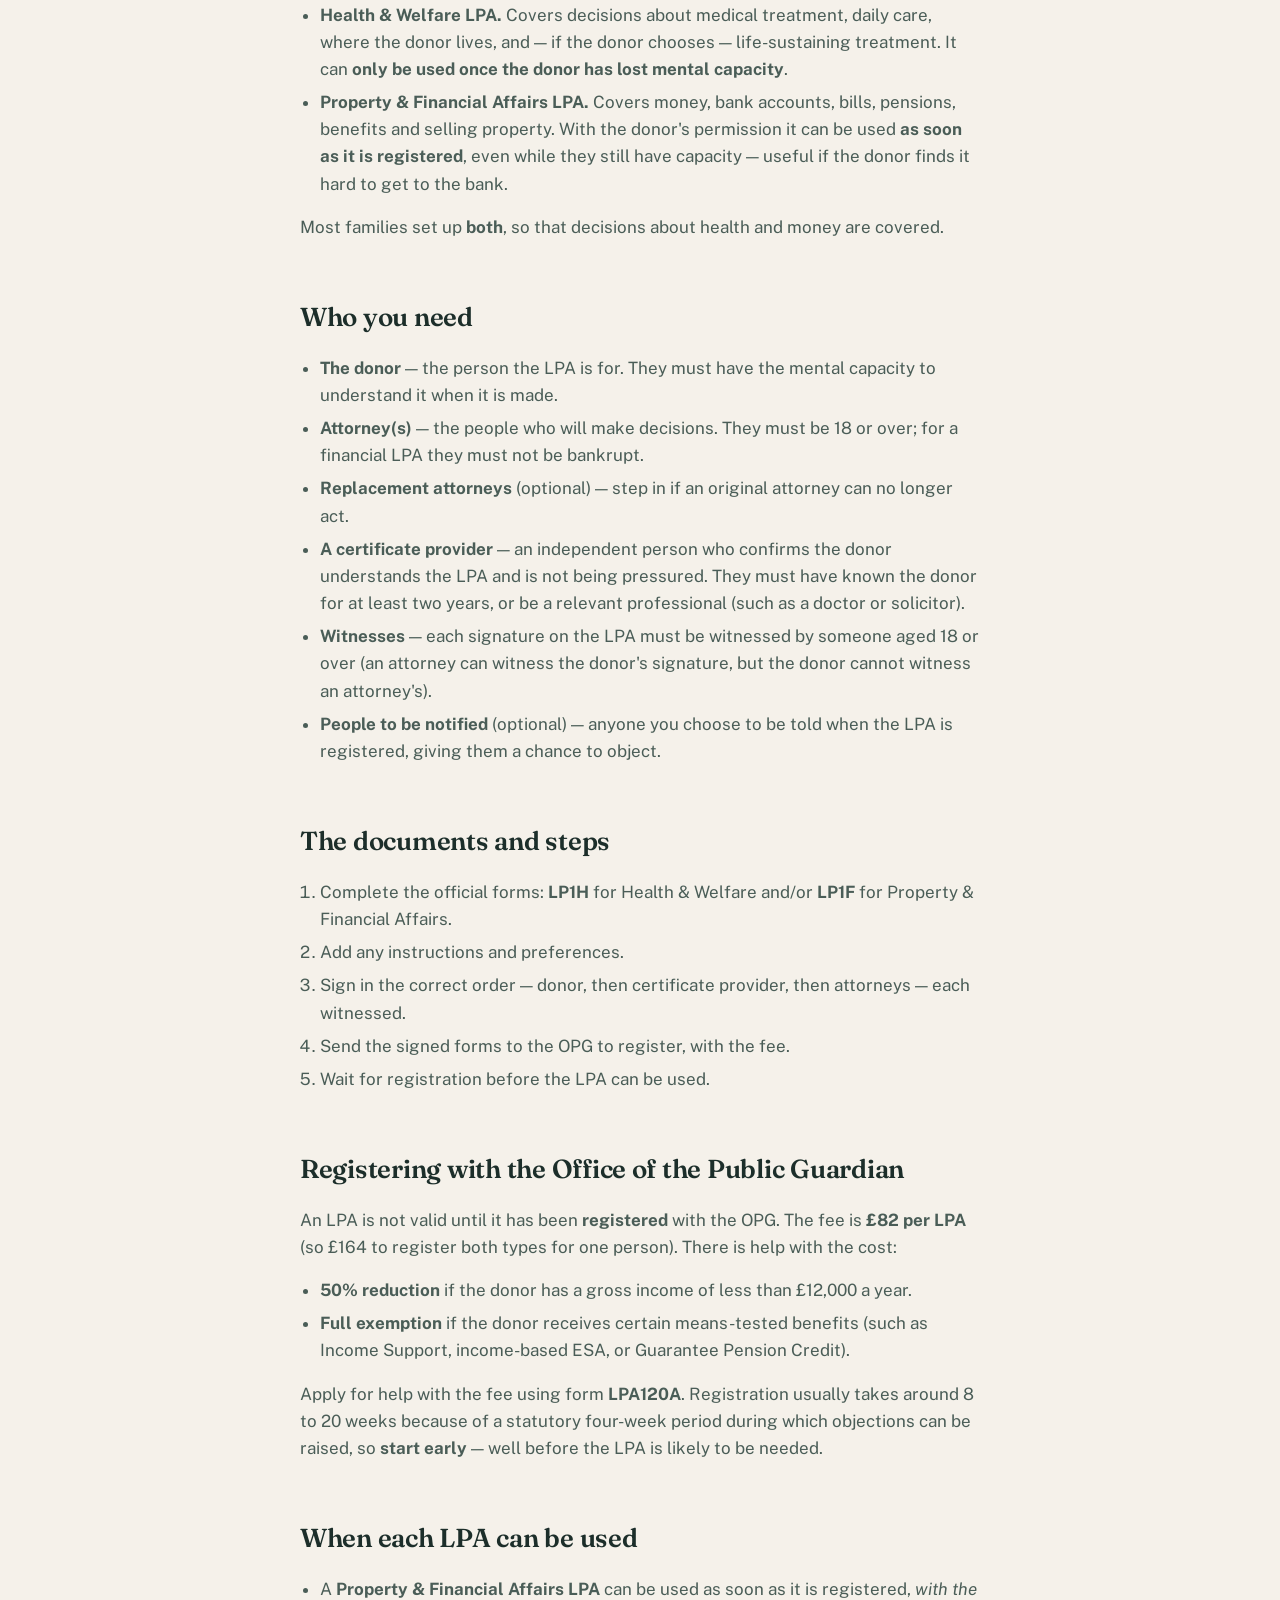
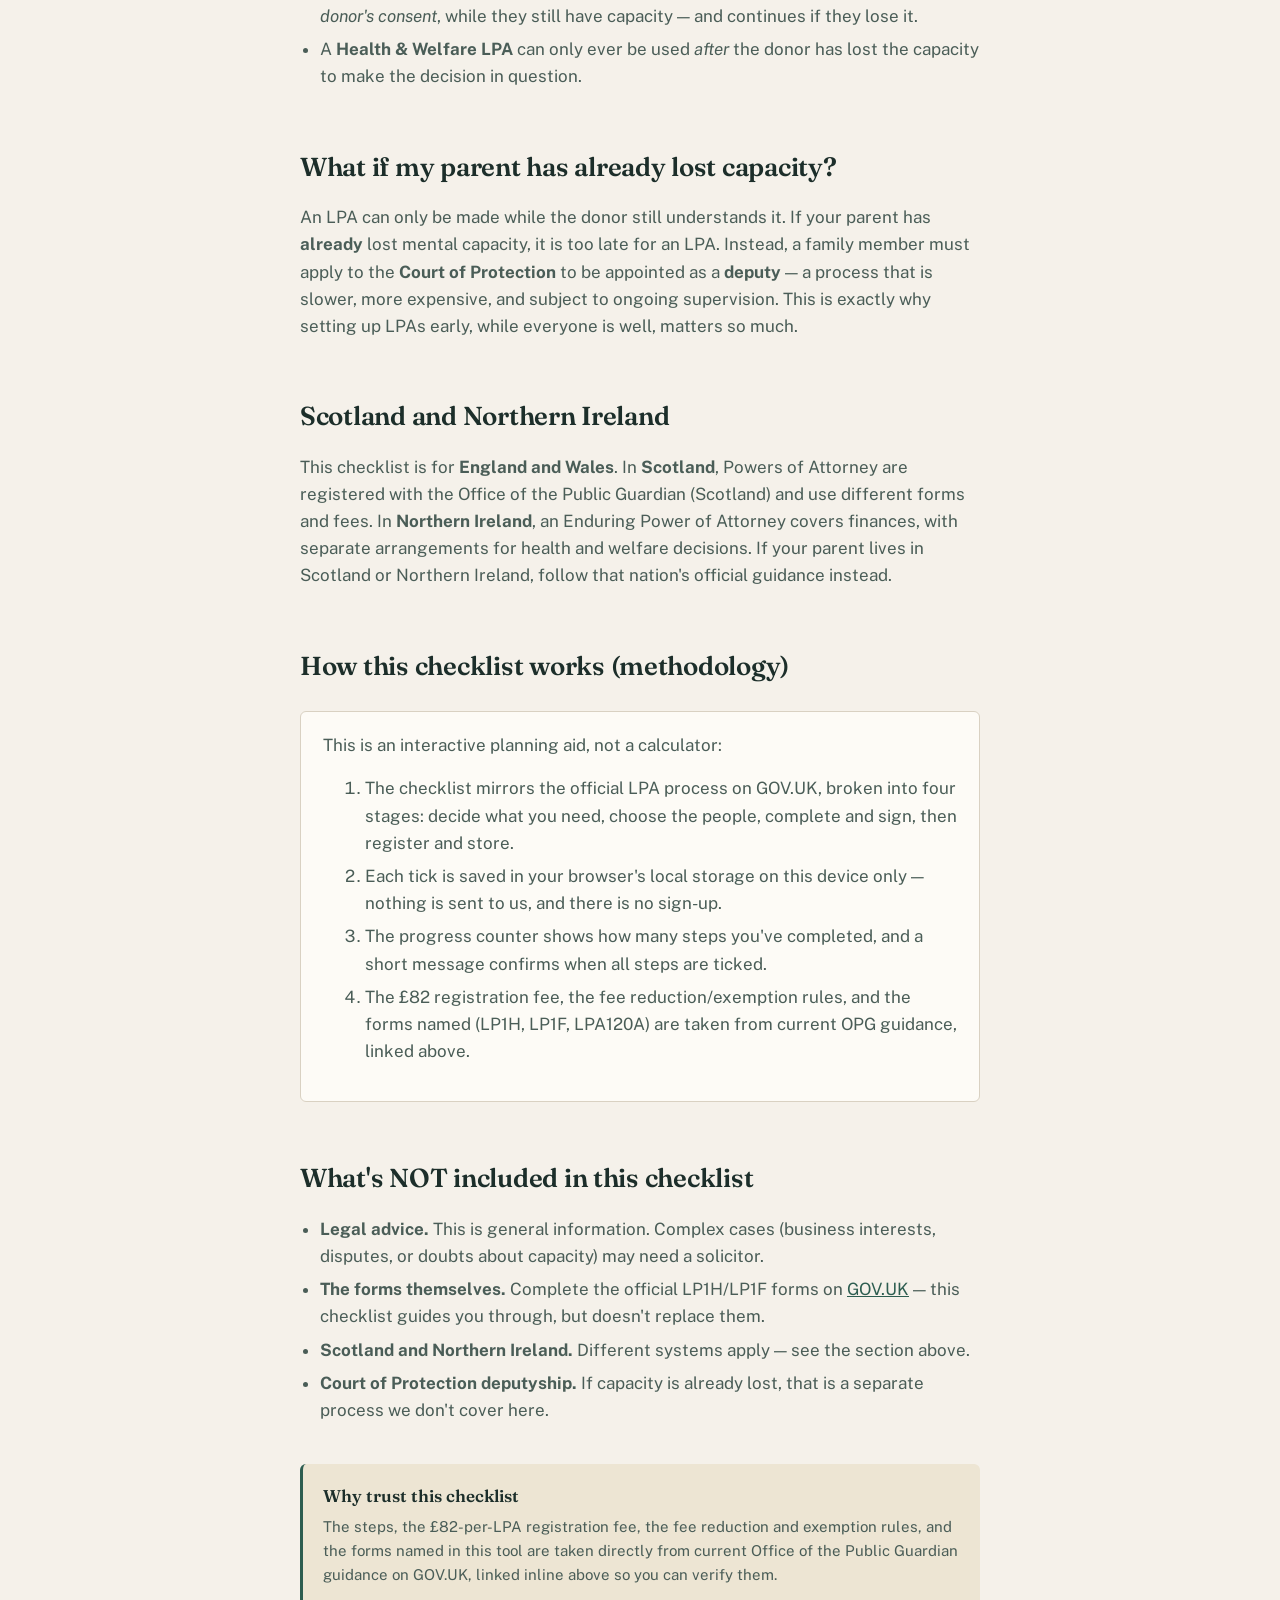
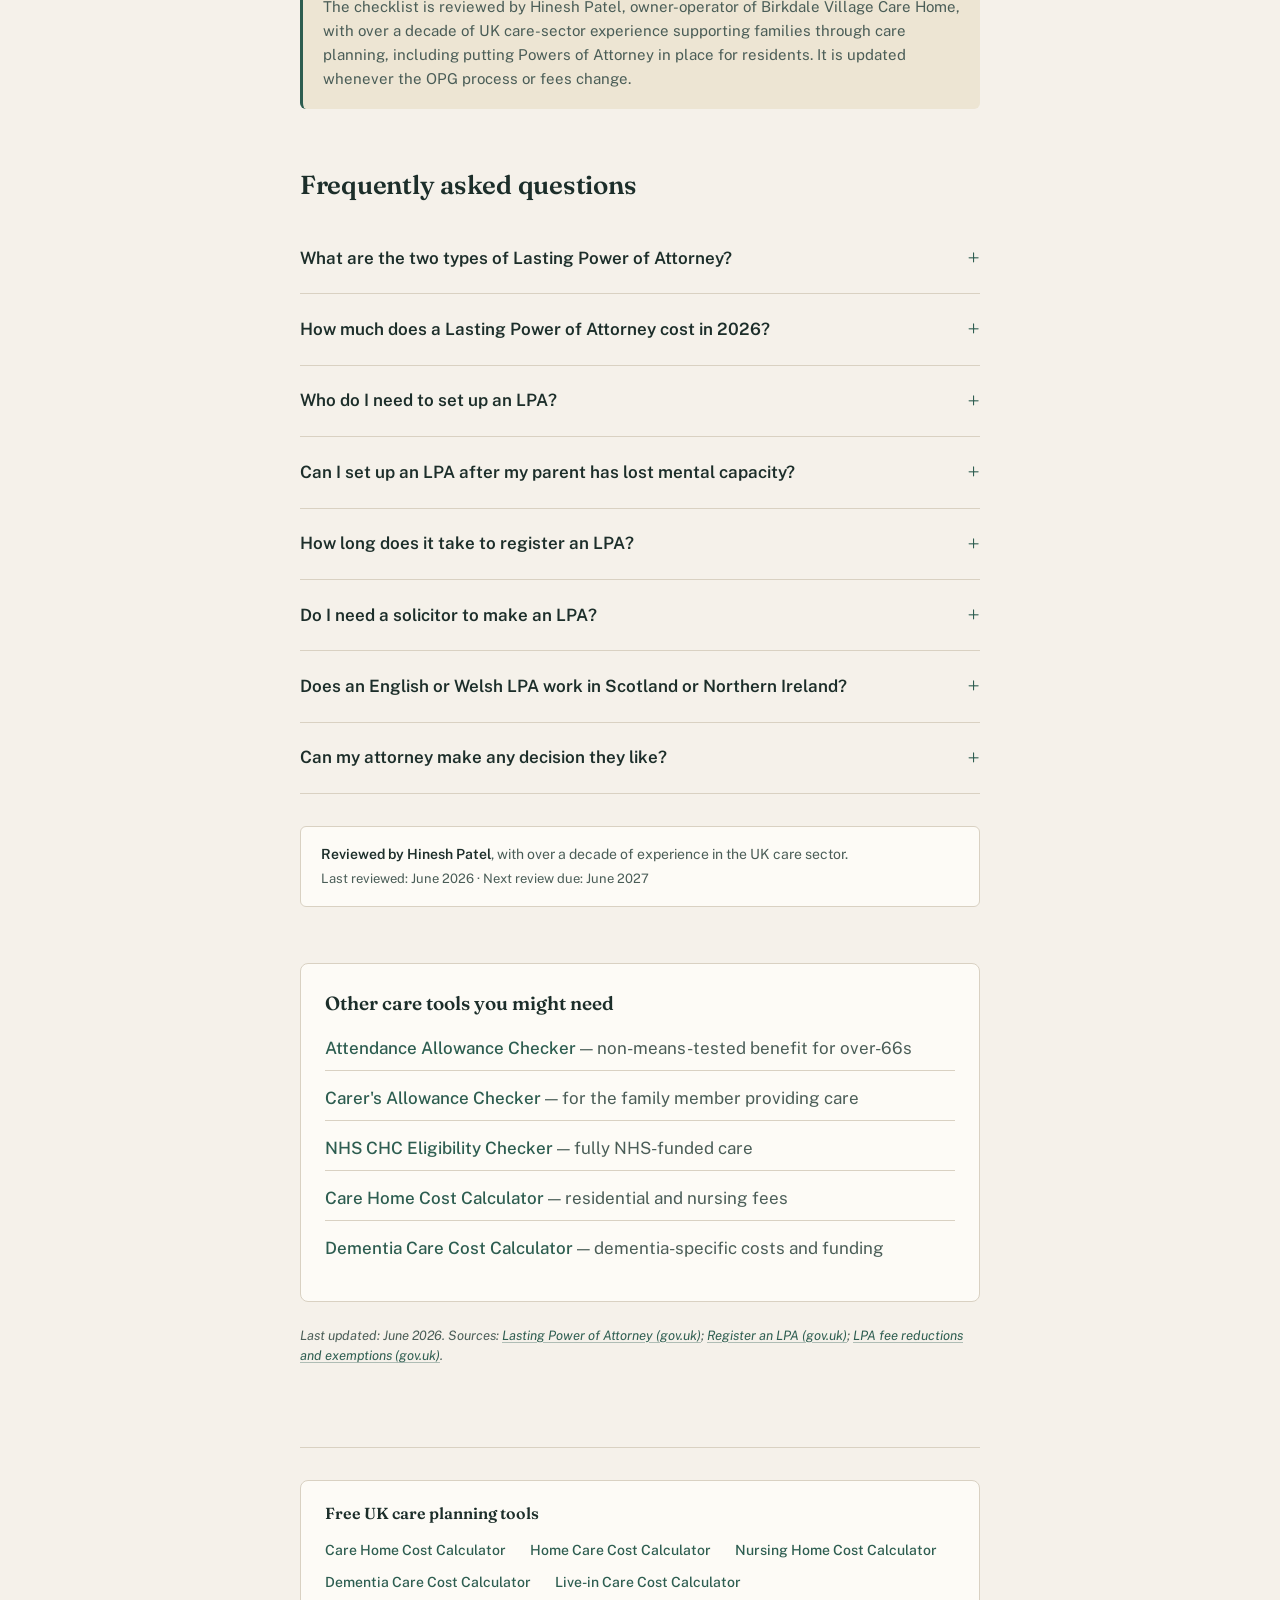
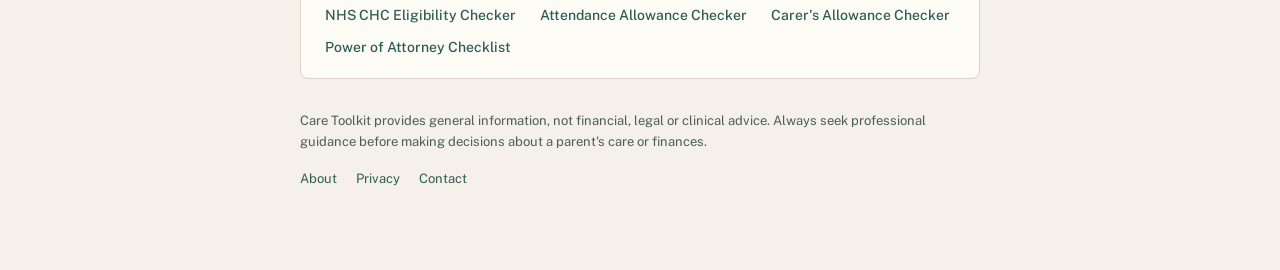
<file: power-of-attorney-checklist/index.html>
<!DOCTYPE html>
<html lang="en-GB">
<head>
<meta charset="UTF-8">
<meta name="viewport" content="width=device-width, initial-scale=1.0">
<title>Power of Attorney Checklist UK 2026 | Free LPA Step-by-Step Guide</title>
<meta name="description" content="Free interactive Lasting Power of Attorney checklist for England & Wales. Tick off every step to set up Health & Welfare and Property & Financial LPAs, including the £82 OPG fee. Reviewed by a UK care-sector professional.">
<meta name="robots" content="index, follow">
<link rel="canonical" href="https://caretoolkit.co.uk/power-of-attorney-checklist/">

<meta property="og:title" content="Power of Attorney Checklist UK 2026">
<meta property="og:description" content="Free step-by-step interactive checklist for setting up a Lasting Power of Attorney in England and Wales.">
<meta property="og:type" content="website">
<meta property="og:url" content="https://caretoolkit.co.uk/power-of-attorney-checklist/">
<meta property="og:locale" content="en_GB">
<meta name="twitter:card" content="summary">

<!-- GOOGLE SEARCH CONSOLE VERIFICATION - paste verification meta tag here when you have it -->
<!-- <meta name="google-site-verification" content="YOUR_VERIFICATION_CODE"> -->

<script type="application/ld+json">
{
  "@context": "https://schema.org",
  "@type": "WebApplication",
  "name": "Power of Attorney Checklist",
  "description": "Free interactive checklist for setting up a Lasting Power of Attorney (Health & Welfare and Property & Financial Affairs) in England and Wales, including registration with the Office of the Public Guardian.",
  "applicationCategory": "HealthApplication",
  "operatingSystem": "Any",
  "offers": { "@type": "Offer", "price": "0", "priceCurrency": "GBP" },
  "reviewedBy": {
    "@type": "Person",
    "name": "Hinesh Patel",
    "description": "Over a decade of experience in the UK care sector"
  }
}
</script>
<script type="application/ld+json">
{
  "@context": "https://schema.org",
  "@type": "FAQPage",
  "mainEntity": [
    {
      "@type": "Question",
      "name": "What are the two types of Lasting Power of Attorney?",
      "acceptedAnswer": { "@type": "Answer", "text": "In England and Wales there are two LPAs. A Health and Welfare LPA lets your attorney make decisions about medical care, daily routine, where the donor lives, and life-sustaining treatment — but only once the donor has lost mental capacity. A Property and Financial Affairs LPA covers money, bills, bank accounts, pensions and selling property, and can be used as soon as it is registered (with the donor's permission) even while they still have capacity." }
    },
    {
      "@type": "Question",
      "name": "How much does a Lasting Power of Attorney cost in 2026?",
      "acceptedAnswer": { "@type": "Answer", "text": "It costs £82 to register each LPA with the Office of the Public Guardian (OPG) in England and Wales. So registering both types for one person costs £164. You can apply for a 50% reduction if the donor earns less than £12,000 a year, or a full exemption if they receive certain means-tested benefits such as Income Support or Guarantee Pension Credit." }
    },
    {
      "@type": "Question",
      "name": "Who do I need to set up an LPA?",
      "acceptedAnswer": { "@type": "Answer", "text": "You need: the donor (the person giving authority, who must have mental capacity when making the LPA); one or more attorneys (the people who will act); optionally replacement attorneys; a certificate provider (an independent person who confirms the donor understands the LPA and isn't being pressured); and witnesses for the signatures. The certificate provider must be someone who has known the donor for at least two years, or a professional such as a doctor or solicitor." }
    },
    {
      "@type": "Question",
      "name": "Can I set up an LPA after my parent has lost mental capacity?",
      "acceptedAnswer": { "@type": "Answer", "text": "No. An LPA can only be made while the donor still has the mental capacity to understand and agree to it. If your parent has already lost capacity, it is too late for an LPA — you would instead have to apply to the Court of Protection to become their deputy, which is slower and more expensive. This is why setting up LPAs early is so important." }
    },
    {
      "@type": "Question",
      "name": "How long does it take to register an LPA?",
      "acceptedAnswer": { "@type": "Answer", "text": "Once the signed forms are sent to the Office of the Public Guardian, registration typically takes around 8 to 20 weeks, partly because there is a statutory four-week waiting period during which objections can be raised. Start the process well before the LPA is likely to be needed." }
    },
    {
      "@type": "Question",
      "name": "Do I need a solicitor to make an LPA?",
      "acceptedAnswer": { "@type": "Answer", "text": "No. Many people complete LPAs themselves using the official forms on GOV.UK, which only costs the £82 registration fee per LPA. A solicitor can help if the situation is complex (for example, business interests or family disagreements), but it is not required." }
    },
    {
      "@type": "Question",
      "name": "Does an English or Welsh LPA work in Scotland or Northern Ireland?",
      "acceptedAnswer": { "@type": "Answer", "text": "No. This checklist covers England and Wales only. Scotland has its own system of Power of Attorney registered with the Office of the Public Guardian (Scotland), and Northern Ireland uses an Enduring Power of Attorney for finances plus separate arrangements for health decisions. The forms, rules and fees are different in each nation." }
    },
    {
      "@type": "Question",
      "name": "Can my attorney make any decision they like?",
      "acceptedAnswer": { "@type": "Answer", "text": "No. Attorneys must always act in the donor's best interests, follow the principles of the Mental Capacity Act 2005, keep the donor's money separate from their own, and respect any instructions or preferences written into the LPA. A Health and Welfare attorney can only act once the donor lacks capacity. Misuse can be reported to the Office of the Public Guardian." }
    }
  ]
}
</script>

<link rel="preconnect" href="https://fonts.googleapis.com">
<link rel="preconnect" href="https://fonts.gstatic.com" crossorigin>
<link href="https://fonts.googleapis.com/css2?family=Fraunces:opsz,wght@9..144,400;9..144,600;9..144,700&family=Public+Sans:wght@400;500;600&display=swap" rel="stylesheet">
<link rel="stylesheet" href="/assets/css/shared.css">
</head>
<body>

<div class="wrap">

<header class="site-header">
  <a href="/" class="brand-link">
    <div class="brand">Care Toolkit</div>
    <div class="brand-sub">Free tools for families navigating elderly care in the UK</div>
  </a>
  <nav class="site-nav">
    <a href="/care-home-cost-calculator/">Care Cost Calculator</a>
    <a href="/nhs-chc-eligibility-quiz/">NHS CHC Checker</a>
    <a href="/about/">About</a>
    <a href="/contact/">Contact</a>
  </nav>
</header>

<main>
<span class="year-tag">England &amp; Wales · updated for 2026</span>
<h1>Power of Attorney Checklist</h1>
<p class="intro">Setting up a Lasting Power of Attorney (LPA) lets someone you trust make decisions for your parent if they ever become unable to make those decisions themselves. It is one of the most important — and most often delayed — things a family can do. This interactive checklist walks you through every step for England and Wales. Tick items off as you go; your progress is saved in your browser only. Built and reviewed by a UK care-sector professional.</p>

<div class="disclaimer" style="margin-top: 16px; margin-bottom: 8px;">
  <strong>England &amp; Wales only:</strong> This checklist covers Lasting Powers of Attorney in England and Wales. Scotland and Northern Ireland have different systems, forms and fees — see the note in the guide below.
</div>

<!-- AD SLOT: top of checklist. Switch on after AdSense approval. -->
<div class="ad-slot">Ad slot (top)</div>

<section class="calc" aria-label="Lasting Power of Attorney checklist">

  <p style="font-size: 14px; color: var(--ink-soft); margin-bottom: 24px;">Work down the checklist in order. Each box stays ticked on this device until you clear it, so you can come back and pick up where you left off.</p>

  <h3 style="margin-top:0;">Step 1 — Decide what you need</h3>
  <div class="field"><label><input type="checkbox" class="poa-check"> Decide which LPA(s) you need: <strong>Health &amp; Welfare</strong>, <strong>Property &amp; Financial Affairs</strong>, or (recommended) both.</label></div>
  <div class="field"><label><input type="checkbox" class="poa-check"> Confirm the <strong>donor</strong> (the person the LPA is for) still has the mental capacity to understand and make the LPA. If not, it is too late — see the Court of Protection note below.</label></div>

  <h3>Step 2 — Choose the people</h3>
  <div class="field"><label><input type="checkbox" class="poa-check"> Choose your <strong>attorney(s)</strong> — the people who will make decisions. Pick people who are trustworthy, willing, and 18 or over (for a financial LPA, not bankrupt).</label></div>
  <div class="field"><label><input type="checkbox" class="poa-check"> Decide whether attorneys act <strong>jointly</strong> (all must agree every decision) or <strong>jointly and severally</strong> (they can act together or alone — usually more practical).</label></div>
  <div class="field"><label><input type="checkbox" class="poa-check"> Consider naming <strong>replacement attorneys</strong> in case an attorney can no longer act.</label></div>
  <div class="field"><label><input type="checkbox" class="poa-check"> Choose a <strong>certificate provider</strong> — an independent person who confirms the donor understands the LPA and isn't under pressure (someone who has known them 2+ years, or a professional such as a GP or solicitor).</label></div>
  <div class="field"><label><input type="checkbox" class="poa-check"> Optionally, choose <strong>people to be notified</strong> when the LPA is registered (they get a chance to raise concerns).</label></div>

  <h3>Step 3 — Complete and sign the forms</h3>
  <div class="field"><label><input type="checkbox" class="poa-check"> Fill in the LPA forms — <strong>LP1H</strong> (Health &amp; Welfare) and/or <strong>LP1F</strong> (Property &amp; Financial Affairs), online via GOV.UK or on paper.</label></div>
  <div class="field"><label><input type="checkbox" class="poa-check"> Add any <strong>instructions</strong> (things attorneys must or must not do) and <strong>preferences</strong> (things you'd like them to consider).</label></div>
  <div class="field"><label><input type="checkbox" class="poa-check"> Sign in the <strong>correct order</strong>: the donor signs first, then the certificate provider, then the attorneys — each signature must be <strong>witnessed</strong>. Getting the order wrong is the most common reason LPAs are rejected.</label></div>

  <h3>Step 4 — Register and store</h3>
  <div class="field"><label><input type="checkbox" class="poa-check"> Register each LPA with the <strong>Office of the Public Guardian (OPG)</strong> — there is a <strong>£82 fee per LPA</strong> (so £164 for both types).</label></div>
  <div class="field"><label><input type="checkbox" class="poa-check"> Check whether the donor qualifies for a <strong>50% fee reduction</strong> (income under £12,000/year) or a <strong>full exemption</strong> (on certain means-tested benefits) — apply using form LPA120A.</label></div>
  <div class="field"><label><input type="checkbox" class="poa-check"> Wait for registration (typically <strong>8–20 weeks</strong>, including a 4-week objection period). The LPA cannot be used until it is registered.</label></div>
  <div class="field"><label><input type="checkbox" class="poa-check"> Store the original safely, tell the attorneys where it is, and give copies to the GP, bank or care provider as needed.</label></div>

  <div style="margin-top: 24px;">
    <button class="btn" id="resetBtn" type="button">Clear checklist</button>
    <span id="progress" style="margin-left: 12px; font-size: 14px; color: var(--ink-soft);">0 of 0 steps ticked</span>
  </div>

  <div class="results" id="results" aria-live="polite" style="display:none;">
    <div class="result-headline">
      <span class="result-label">Progress</span>
      <span class="result-value" id="headline">—</span>
    </div>
    <div class="status" id="explanation" style="margin-top:16px;"></div>
  </div>

  <div class="disclaimer">
    <strong>Important:</strong> This checklist is general information, not legal advice. The official forms, guidance and registration service are on <a href="https://www.gov.uk/power-of-attorney" target="_blank" rel="noopener" style="color:var(--accent-warm);">GOV.UK</a>. For complex situations (business interests, family disputes, or doubts about capacity) consider a solicitor or contact the Office of the Public Guardian on <strong>0300 456 0300</strong>.
  </div>
</section>

<div class="worked-example">
  <h4>Worked example: the Patel family, planning ahead</h4>
  <p>Anil's mother, 78, has been diagnosed with early-stage dementia but still understands her affairs and can make her own decisions. The family acts quickly, because an LPA can only be made <em>while</em> the donor still has capacity.</p>
  <p>They set up <strong>both</strong> LPAs. Anil and his sister are named as attorneys, acting "jointly and severally" so either can act alone if the other is unavailable. A long-standing family friend who has known their mother for 15 years acts as the certificate provider. They complete forms LP1H and LP1F online, sign them in the correct order, and register both with the OPG — paying £82 for each, £164 in total.</p>
  <div class="we-result"><strong>The outcome:</strong> registration takes about 12 weeks. Because the Property &amp; Financial LPA can be used as soon as it's registered (with their mother's permission), Anil can start helping with her banking straightaway. The Health &amp; Welfare LPA sits ready, but won't be used unless and until she loses the capacity to make those decisions herself. Had the family waited until she lost capacity, they would instead have faced a Court of Protection deputyship — far slower, more expensive, and supervised year by year.</div>
</div>

<!-- AD SLOT: mid-content. Switch on after AdSense approval. -->
<div class="ad-slot">Ad slot (mid)</div>

<h2>What is a Lasting Power of Attorney?</h2>
<p>A Lasting Power of Attorney (LPA) is a legal document that lets a person (the <strong>donor</strong>) appoint one or more people (their <strong>attorneys</strong>) to make decisions on their behalf if they later become unable to make those decisions themselves. It is governed by the <a class="body-cite" href="https://www.gov.uk/power-of-attorney" target="_blank" rel="noopener">Mental Capacity Act 2005</a> and registered with the <strong>Office of the Public Guardian (OPG)</strong>. This guide covers <strong>England and Wales</strong>.</p>

<h2>The two types of LPA</h2>
<ul>
  <li><strong>Health &amp; Welfare LPA.</strong> Covers decisions about medical treatment, daily care, where the donor lives, and — if the donor chooses — life-sustaining treatment. It can <strong>only be used once the donor has lost mental capacity</strong>.</li>
  <li><strong>Property &amp; Financial Affairs LPA.</strong> Covers money, bank accounts, bills, pensions, benefits and selling property. With the donor's permission it can be used <strong>as soon as it is registered</strong>, even while they still have capacity — useful if the donor finds it hard to get to the bank.</li>
</ul>
<p>Most families set up <strong>both</strong>, so that decisions about health and money are covered.</p>

<h2>Who you need</h2>
<ul>
  <li><strong>The donor</strong> — the person the LPA is for. They must have the mental capacity to understand it when it is made.</li>
  <li><strong>Attorney(s)</strong> — the people who will make decisions. They must be 18 or over; for a financial LPA they must not be bankrupt.</li>
  <li><strong>Replacement attorneys</strong> (optional) — step in if an original attorney can no longer act.</li>
  <li><strong>A certificate provider</strong> — an independent person who confirms the donor understands the LPA and is not being pressured. They must have known the donor for at least two years, or be a relevant professional (such as a doctor or solicitor).</li>
  <li><strong>Witnesses</strong> — each signature on the LPA must be witnessed by someone aged 18 or over (an attorney can witness the donor's signature, but the donor cannot witness an attorney's).</li>
  <li><strong>People to be notified</strong> (optional) — anyone you choose to be told when the LPA is registered, giving them a chance to object.</li>
</ul>

<h2>The documents and steps</h2>
<ol>
  <li>Complete the official forms: <strong>LP1H</strong> for Health &amp; Welfare and/or <strong>LP1F</strong> for Property &amp; Financial Affairs.</li>
  <li>Add any instructions and preferences.</li>
  <li>Sign in the correct order — donor, then certificate provider, then attorneys — each witnessed.</li>
  <li>Send the signed forms to the OPG to register, with the fee.</li>
  <li>Wait for registration before the LPA can be used.</li>
</ol>

<h2>Registering with the Office of the Public Guardian</h2>
<p>An LPA is not valid until it has been <strong>registered</strong> with the OPG. The fee is <strong>£82 per LPA</strong> (so £164 to register both types for one person). There is help with the cost:</p>
<ul>
  <li><strong>50% reduction</strong> if the donor has a gross income of less than £12,000 a year.</li>
  <li><strong>Full exemption</strong> if the donor receives certain means-tested benefits (such as Income Support, income-based ESA, or Guarantee Pension Credit).</li>
</ul>
<p>Apply for help with the fee using form <strong>LPA120A</strong>. Registration usually takes around 8 to 20 weeks because of a statutory four-week period during which objections can be raised, so <strong>start early</strong> — well before the LPA is likely to be needed.</p>

<h2>When each LPA can be used</h2>
<ul>
  <li>A <strong>Property &amp; Financial Affairs LPA</strong> can be used as soon as it is registered, <em>with the donor's consent</em>, while they still have capacity — and continues if they lose it.</li>
  <li>A <strong>Health &amp; Welfare LPA</strong> can only ever be used <em>after</em> the donor has lost the capacity to make the decision in question.</li>
</ul>

<h2>What if my parent has already lost capacity?</h2>
<p>An LPA can only be made while the donor still understands it. If your parent has <strong>already</strong> lost mental capacity, it is too late for an LPA. Instead, a family member must apply to the <strong>Court of Protection</strong> to be appointed as a <strong>deputy</strong> — a process that is slower, more expensive, and subject to ongoing supervision. This is exactly why setting up LPAs early, while everyone is well, matters so much.</p>

<h2>Scotland and Northern Ireland</h2>
<p>This checklist is for <strong>England and Wales</strong>. In <strong>Scotland</strong>, Powers of Attorney are registered with the Office of the Public Guardian (Scotland) and use different forms and fees. In <strong>Northern Ireland</strong>, an Enduring Power of Attorney covers finances, with separate arrangements for health and welfare decisions. If your parent lives in Scotland or Northern Ireland, follow that nation's official guidance instead.</p>

<h2>How this checklist works (methodology)</h2>
<div class="methodology">
  <p>This is an interactive planning aid, not a calculator:</p>
  <ol>
    <li>The checklist mirrors the official LPA process on GOV.UK, broken into four stages: decide what you need, choose the people, complete and sign, then register and store.</li>
    <li>Each tick is saved in your browser's local storage on this device only — nothing is sent to us, and there is no sign-up.</li>
    <li>The progress counter shows how many steps you've completed, and a short message confirms when all steps are ticked.</li>
    <li>The £82 registration fee, the fee reduction/exemption rules, and the forms named (LP1H, LP1F, LPA120A) are taken from current OPG guidance, linked above.</li>
  </ol>
</div>

<h2>What's NOT included in this checklist</h2>
<ul>
  <li><strong>Legal advice.</strong> This is general information. Complex cases (business interests, disputes, or doubts about capacity) may need a solicitor.</li>
  <li><strong>The forms themselves.</strong> Complete the official LP1H/LP1F forms on <a href="https://www.gov.uk/power-of-attorney" target="_blank" rel="noopener">GOV.UK</a> — this checklist guides you through, but doesn't replace them.</li>
  <li><strong>Scotland and Northern Ireland.</strong> Different systems apply — see the section above.</li>
  <li><strong>Court of Protection deputyship.</strong> If capacity is already lost, that is a separate process we don't cover here.</li>
</ul>

<div class="trust-block">
  <strong>Why trust this checklist</strong>
  <p>The steps, the £82-per-LPA registration fee, the fee reduction and exemption rules, and the forms named in this tool are taken directly from current Office of the Public Guardian guidance on GOV.UK, linked inline above so you can verify them.</p>
  <p>The checklist is reviewed by Hinesh Patel, owner-operator of Birkdale Village Care Home, with over a decade of UK care-sector experience supporting families through care planning, including putting Powers of Attorney in place for residents. It is updated whenever the OPG process or fees change.</p>
</div>

<h2>Frequently asked questions</h2>

<details>
  <summary>What are the two types of Lasting Power of Attorney?</summary>
  <p>In England and Wales there are two LPAs. A Health and Welfare LPA lets your attorney make decisions about medical care, daily routine, where the donor lives, and life-sustaining treatment — but only once the donor has lost mental capacity. A Property and Financial Affairs LPA covers money, bills, bank accounts, pensions and selling property, and can be used as soon as it is registered (with the donor's permission) even while they still have capacity.</p>
</details>

<details>
  <summary>How much does a Lasting Power of Attorney cost in 2026?</summary>
  <p>It costs £82 to register each LPA with the Office of the Public Guardian (OPG) in England and Wales. So registering both types for one person costs £164. You can apply for a 50% reduction if the donor earns less than £12,000 a year, or a full exemption if they receive certain means-tested benefits such as Income Support or Guarantee Pension Credit.</p>
</details>

<details>
  <summary>Who do I need to set up an LPA?</summary>
  <p>You need: the donor (the person giving authority, who must have mental capacity when making the LPA); one or more attorneys (the people who will act); optionally replacement attorneys; a certificate provider (an independent person who confirms the donor understands the LPA and isn't being pressured); and witnesses for the signatures. The certificate provider must be someone who has known the donor for at least two years, or a professional such as a doctor or solicitor.</p>
</details>

<details>
  <summary>Can I set up an LPA after my parent has lost mental capacity?</summary>
  <p>No. An LPA can only be made while the donor still has the mental capacity to understand and agree to it. If your parent has already lost capacity, it is too late for an LPA — you would instead have to apply to the Court of Protection to become their deputy, which is slower and more expensive. This is why setting up LPAs early is so important.</p>
</details>

<details>
  <summary>How long does it take to register an LPA?</summary>
  <p>Once the signed forms are sent to the Office of the Public Guardian, registration typically takes around 8 to 20 weeks, partly because there is a statutory four-week waiting period during which objections can be raised. Start the process well before the LPA is likely to be needed.</p>
</details>

<details>
  <summary>Do I need a solicitor to make an LPA?</summary>
  <p>No. Many people complete LPAs themselves using the official forms on GOV.UK, which only costs the £82 registration fee per LPA. A solicitor can help if the situation is complex (for example, business interests or family disagreements), but it is not required.</p>
</details>

<details>
  <summary>Does an English or Welsh LPA work in Scotland or Northern Ireland?</summary>
  <p>No. This checklist covers England and Wales only. Scotland has its own system of Power of Attorney registered with the Office of the Public Guardian (Scotland), and Northern Ireland uses an Enduring Power of Attorney for finances plus separate arrangements for health decisions. The forms, rules and fees are different in each nation.</p>
</details>

<details>
  <summary>Can my attorney make any decision they like?</summary>
  <p>No. Attorneys must always act in the donor's best interests, follow the principles of the Mental Capacity Act 2005, keep the donor's money separate from their own, and respect any instructions or preferences written into the LPA. A Health and Welfare attorney can only act once the donor lacks capacity. Misuse can be reported to the Office of the Public Guardian.</p>
</details>

<div class="reviewed-by">
  <span class="reviewer-name">Reviewed by Hinesh Patel</span>, with over a decade of experience in the UK care sector.
  <div class="review-dates">Last reviewed: June 2026 · Next review due: June 2027</div>
</div>

<aside class="related">
  <h3>Other care tools you might need</h3>
  <ul>
    <li><a href="/attendance-allowance-checker/">Attendance Allowance Checker</a> — non-means-tested benefit for over-66s</li>
    <li><a href="/carers-allowance-checker/">Carer's Allowance Checker</a> — for the family member providing care</li>
    <li><a href="/nhs-chc-eligibility-quiz/">NHS CHC Eligibility Checker</a> — fully NHS-funded care</li>
    <li><a href="/care-home-cost-calculator/">Care Home Cost Calculator</a> — residential and nursing fees</li>
    <li><a href="/dementia-care-cost-calculator-uk/">Dementia Care Cost Calculator</a> — dementia-specific costs and funding</li>
  </ul>
</aside>

<p class="last-updated">Last updated: June 2026. Sources: <a class="body-cite" href="https://www.gov.uk/power-of-attorney" target="_blank" rel="noopener">Lasting Power of Attorney (gov.uk)</a>; <a class="body-cite" href="https://www.gov.uk/power-of-attorney/register" target="_blank" rel="noopener">Register an LPA (gov.uk)</a>; <a class="body-cite" href="https://www.gov.uk/power-of-attorney/reduced-fees" target="_blank" rel="noopener">LPA fee reductions and exemptions (gov.uk)</a>.</p>

</main>

<footer class="site-footer">
  <div class="popular-tools-footer">
    <h4>Free UK care planning tools</h4>
    <ul>
      <li><a href="/care-home-cost-calculator/">Care Home Cost Calculator</a></li>
      <li><a href="/home-care-cost-calculator-uk/">Home Care Cost Calculator</a></li>
      <li><a href="/nursing-home-cost-calculator-uk/">Nursing Home Cost Calculator</a></li>
      <li><a href="/dementia-care-cost-calculator-uk/">Dementia Care Cost Calculator</a></li>
      <li><a href="/live-in-care-cost-calculator-uk/">Live-in Care Cost Calculator</a></li>
      <li><a href="/nhs-chc-eligibility-quiz/">NHS CHC Eligibility Checker</a></li>
      <li><a href="/attendance-allowance-checker/">Attendance Allowance Checker</a></li>
      <li><a href="/carers-allowance-checker/">Carer's Allowance Checker</a></li>
      <li><a href="/power-of-attorney-checklist/">Power of Attorney Checklist</a></li>
    </ul>
  </div>
  <p>Care Toolkit provides general information, not financial, legal or clinical advice. Always seek professional guidance before making decisions about a parent's care or finances.</p>
  <div class="footer-links">
    <a href="/about/">About</a>
    <a href="/privacy/">Privacy</a>
    <a href="/contact/">Contact</a>
  </div>
</footer>

</div>

<div class="cookie-banner" id="cookie-banner">
  <div class="cookie-banner-inner">
    <p>We use cookies to analyse site traffic and serve relevant ads. You can accept or reject these — only essential cookies are used otherwise. <a href="/privacy/">Read our privacy policy</a>.</p>
    <div class="cookie-actions">
      <button class="cookie-btn reject" id="cookie-reject">Reject</button>
      <button class="cookie-btn accept" id="cookie-accept">Accept</button>
    </div>
  </div>
</div>

<script src="/assets/js/shared.js"></script>
<script>
(function () {
  'use strict';

  const STORAGE_KEY = 'caretoolkit_poa_checklist_v1';

  function boxes() {
    return Array.prototype.slice.call(document.querySelectorAll('.poa-check'));
  }

  function load() {
    let saved = [];
    try { saved = JSON.parse(localStorage.getItem(STORAGE_KEY) || '[]'); } catch (e) { saved = []; }
    boxes().forEach(function (box, i) {
      box.checked = saved.indexOf(i) !== -1;
    });
  }

  function save() {
    const checked = [];
    boxes().forEach(function (box, i) { if (box.checked) checked.push(i); });
    try { localStorage.setItem(STORAGE_KEY, JSON.stringify(checked)); } catch (e) {}
  }

  function update() {
    const all = boxes();
    const done = all.filter(function (b) { return b.checked; }).length;
    document.getElementById('progress').textContent = done + ' of ' + all.length + ' steps ticked';

    const resultsEl = document.getElementById('results');
    const headlineEl = document.getElementById('headline');
    const explanationEl = document.getElementById('explanation');
    const headlineWrap = headlineEl.closest('.result-headline');

    if (done === 0) {
      resultsEl.style.display = 'none';
      return;
    }
    resultsEl.style.display = 'block';

    if (done === all.length) {
      headlineEl.textContent = 'All steps ticked off';
      headlineWrap.style.background = 'var(--highlight)';
      headlineEl.style.color = 'var(--accent)';
      explanationEl.innerHTML = '<strong>You\'ve worked through every step.</strong> Once your LPAs are registered with the Office of the Public Guardian and you\'ve stored the originals safely, the plan is in place. Remember a Health &amp; Welfare LPA can only be used after the donor loses capacity, while a Property &amp; Financial LPA can be used as soon as it\'s registered (with the donor\'s permission).';
    } else {
      headlineEl.textContent = done + ' of ' + all.length + ' done — keep going';
      headlineWrap.style.background = 'rgba(0,0,0,0.04)';
      headlineEl.style.color = 'var(--ink)';
      explanationEl.innerHTML = 'Your progress is saved on this device. Work down the remaining steps in order — getting the signing order right (donor, then certificate provider, then attorneys) and registering with the OPG are the steps people most often trip on.';
    }
  }

  function reset() {
    boxes().forEach(function (b) { b.checked = false; });
    try { localStorage.removeItem(STORAGE_KEY); } catch (e) {}
    update();
  }

  document.addEventListener('DOMContentLoaded', function () {
    load();
    boxes().forEach(function (box) {
      box.addEventListener('change', function () { save(); update(); });
    });
    const btn = document.getElementById('resetBtn');
    if (btn) btn.addEventListener('click', reset);
    update();
  });
})();
</script>
</body>
</html>
</file>
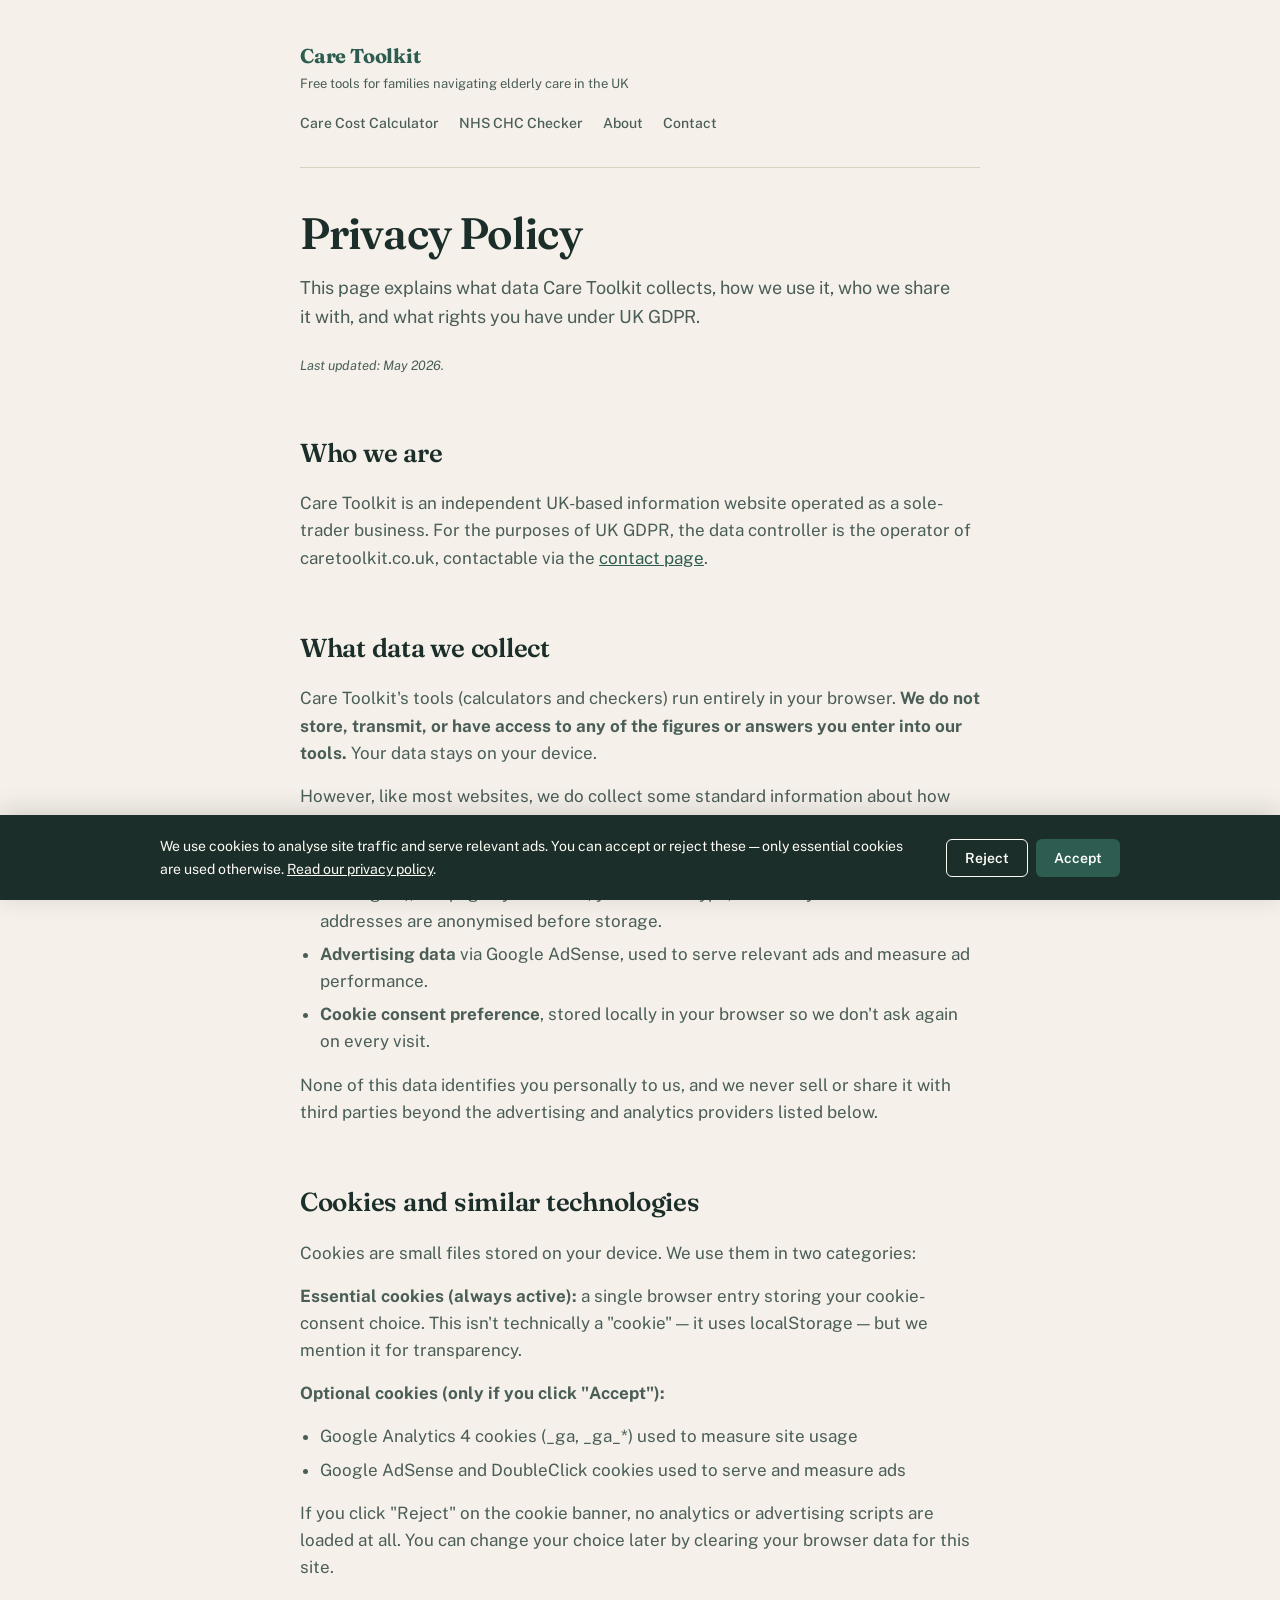
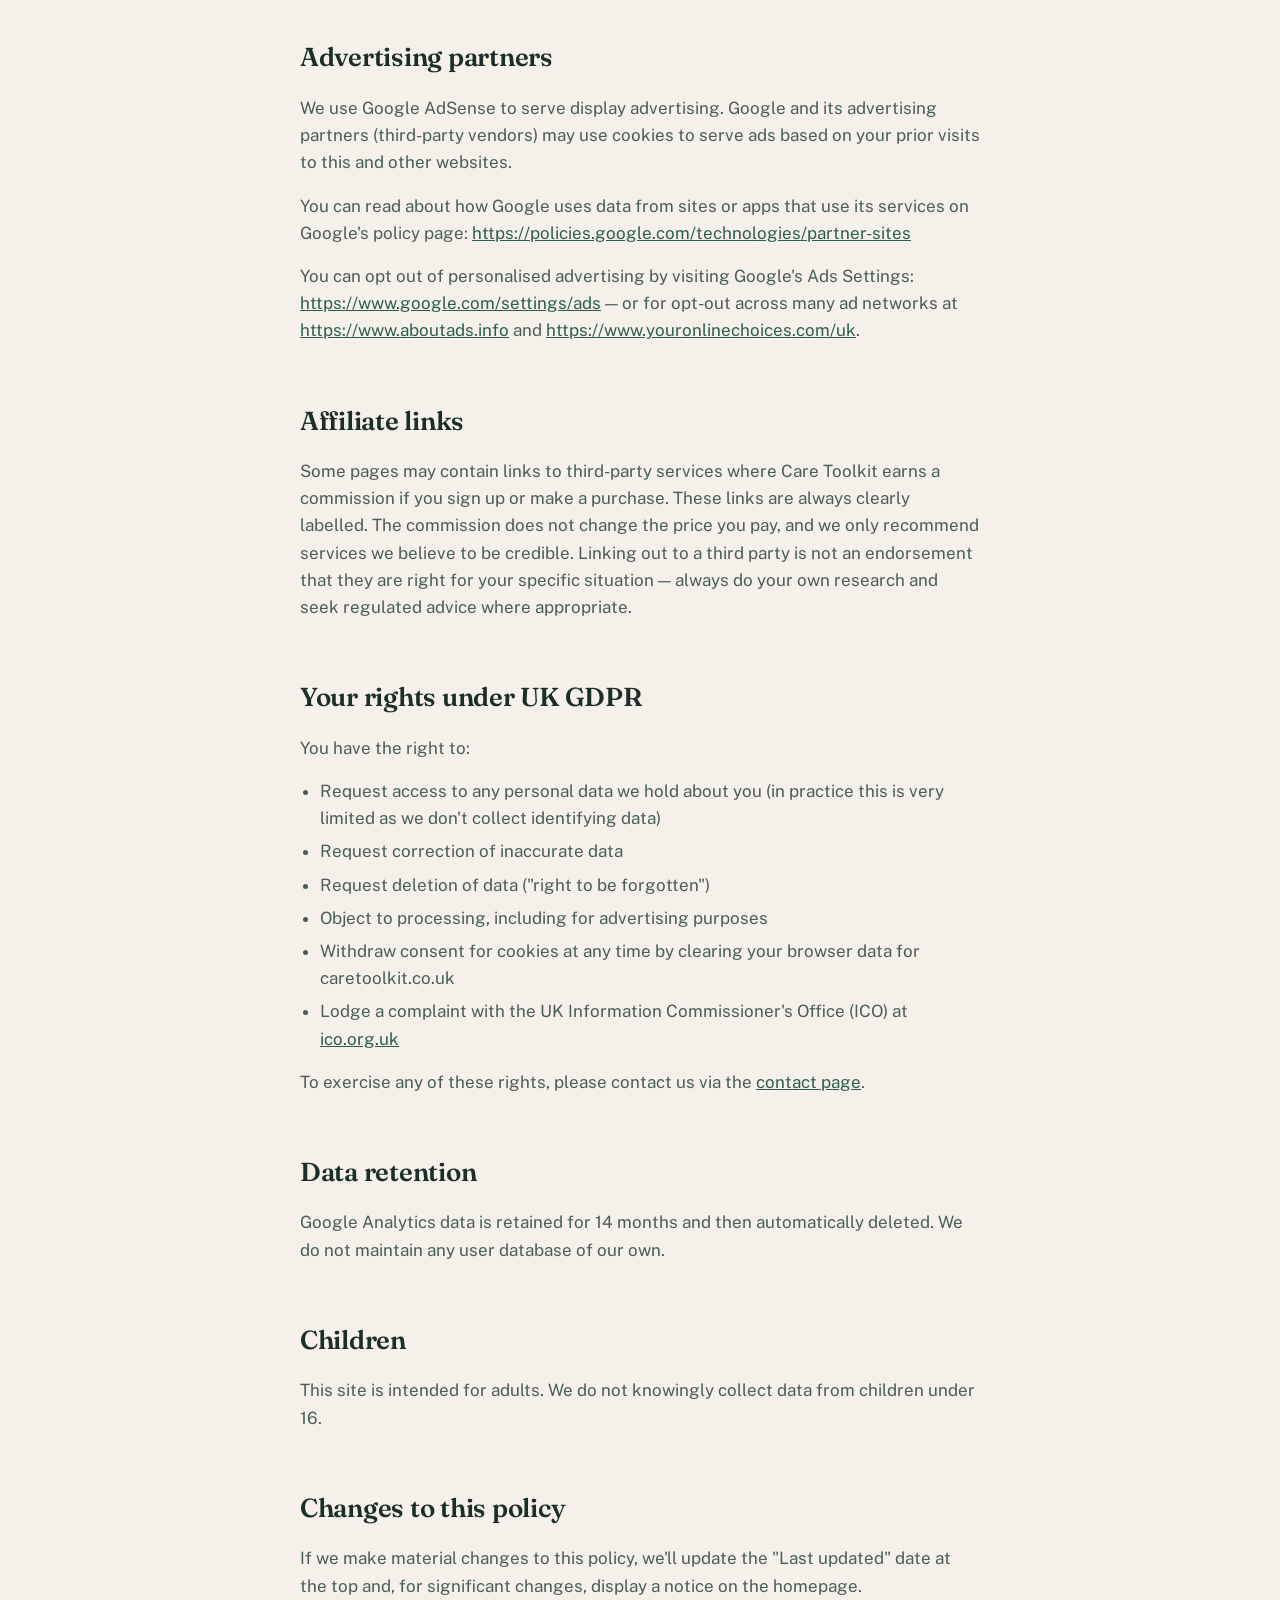
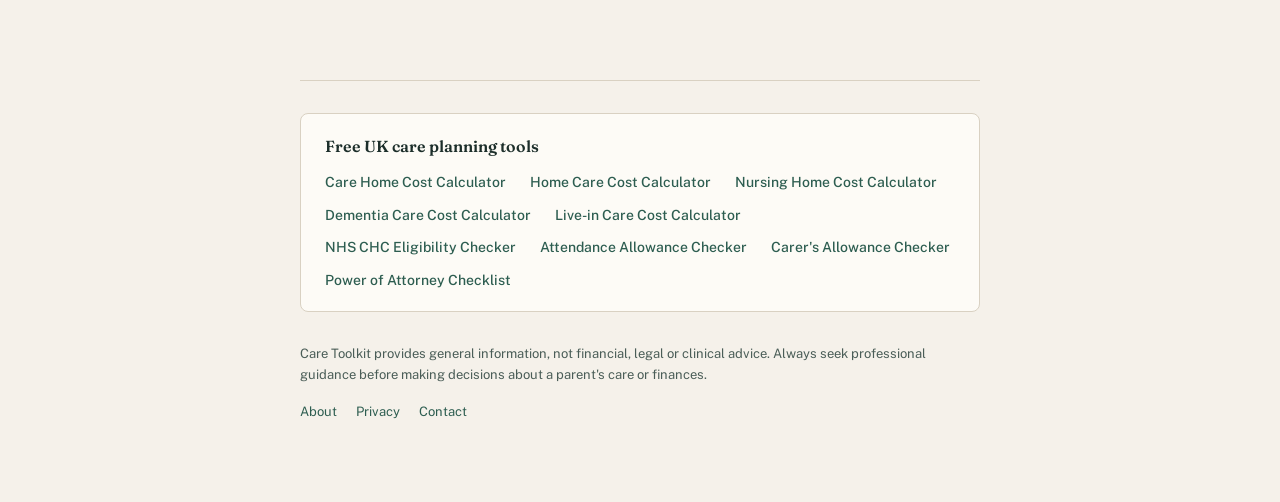
<file: privacy/index.html>
<!DOCTYPE html>
<html lang="en-GB">
<head>
<meta charset="UTF-8">
<meta name="viewport" content="width=device-width, initial-scale=1.0">
<title>Privacy Policy | Care Toolkit</title>
<meta name="description" content="Care Toolkit privacy policy. How we handle data, cookies, advertising partners, and your rights under UK GDPR.">
<meta name="robots" content="index, follow">
<link rel="canonical" href="https://caretoolkit.co.uk/privacy/">

<link rel="preconnect" href="https://fonts.googleapis.com">
<link rel="preconnect" href="https://fonts.gstatic.com" crossorigin>
<link href="https://fonts.googleapis.com/css2?family=Fraunces:opsz,wght@9..144,400;9..144,600;9..144,700&family=Public+Sans:wght@400;500;600&display=swap" rel="stylesheet">
<link rel="stylesheet" href="/assets/css/shared.css">
</head>
<body>

<div class="wrap">

<header class="site-header">
  <a href="/" class="brand-link">
    <div class="brand">Care Toolkit</div>
    <div class="brand-sub">Free tools for families navigating elderly care in the UK</div>
  </a>
  <nav class="site-nav">
    <a href="/care-home-cost-calculator/">Care Cost Calculator</a>
    <a href="/nhs-chc-eligibility-quiz/">NHS CHC Checker</a>
    <a href="/about/">About</a>
    <a href="/contact/">Contact</a>
  </nav>
</header>

<main>

<h1>Privacy Policy</h1>
<p class="intro">This page explains what data Care Toolkit collects, how we use it, who we share it with, and what rights you have under UK GDPR.</p>

<p class="last-updated">Last updated: May 2026.</p>

<h2>Who we are</h2>
<p>Care Toolkit is an independent UK-based information website operated as a sole-trader business. For the purposes of UK GDPR, the data controller is the operator of caretoolkit.co.uk, contactable via the <a href="/contact/">contact page</a>.</p>

<h2>What data we collect</h2>
<p>Care Toolkit's tools (calculators and checkers) run entirely in your browser. <strong>We do not store, transmit, or have access to any of the figures or answers you enter into our tools.</strong> Your data stays on your device.</p>
<p>However, like most websites, we do collect some standard information about how the site is used:</p>
<ul>
  <li><strong>Analytics data</strong> via Google Analytics, including your approximate location (country and region), the pages you visited, your device type, and how you found the site. IP addresses are anonymised before storage.</li>
  <li><strong>Advertising data</strong> via Google AdSense, used to serve relevant ads and measure ad performance.</li>
  <li><strong>Cookie consent preference</strong>, stored locally in your browser so we don't ask again on every visit.</li>
</ul>
<p>None of this data identifies you personally to us, and we never sell or share it with third parties beyond the advertising and analytics providers listed below.</p>

<h2>Cookies and similar technologies</h2>
<p>Cookies are small files stored on your device. We use them in two categories:</p>
<p><strong>Essential cookies (always active):</strong> a single browser entry storing your cookie-consent choice. This isn't technically a "cookie" — it uses localStorage — but we mention it for transparency.</p>
<p><strong>Optional cookies (only if you click "Accept"):</strong></p>
<ul>
  <li>Google Analytics 4 cookies (_ga, _ga_*) used to measure site usage</li>
  <li>Google AdSense and DoubleClick cookies used to serve and measure ads</li>
</ul>
<p>If you click "Reject" on the cookie banner, no analytics or advertising scripts are loaded at all. You can change your choice later by clearing your browser data for this site.</p>

<h2>Advertising partners</h2>
<p>We use Google AdSense to serve display advertising. Google and its advertising partners (third-party vendors) may use cookies to serve ads based on your prior visits to this and other websites.</p>
<p>You can read about how Google uses data from sites or apps that use its services on Google's policy page: <a href="https://policies.google.com/technologies/partner-sites" target="_blank" rel="noopener">https://policies.google.com/technologies/partner-sites</a></p>
<p>You can opt out of personalised advertising by visiting Google's Ads Settings: <a href="https://www.google.com/settings/ads" target="_blank" rel="noopener">https://www.google.com/settings/ads</a> — or for opt-out across many ad networks at <a href="https://www.aboutads.info" target="_blank" rel="noopener">https://www.aboutads.info</a> and <a href="https://www.youronlinechoices.com/uk" target="_blank" rel="noopener">https://www.youronlinechoices.com/uk</a>.</p>

<h2>Affiliate links</h2>
<p>Some pages may contain links to third-party services where Care Toolkit earns a commission if you sign up or make a purchase. These links are always clearly labelled. The commission does not change the price you pay, and we only recommend services we believe to be credible. Linking out to a third party is not an endorsement that they are right for your specific situation — always do your own research and seek regulated advice where appropriate.</p>

<h2>Your rights under UK GDPR</h2>
<p>You have the right to:</p>
<ul>
  <li>Request access to any personal data we hold about you (in practice this is very limited as we don't collect identifying data)</li>
  <li>Request correction of inaccurate data</li>
  <li>Request deletion of data ("right to be forgotten")</li>
  <li>Object to processing, including for advertising purposes</li>
  <li>Withdraw consent for cookies at any time by clearing your browser data for caretoolkit.co.uk</li>
  <li>Lodge a complaint with the UK Information Commissioner's Office (ICO) at <a href="https://ico.org.uk" target="_blank" rel="noopener">ico.org.uk</a></li>
</ul>
<p>To exercise any of these rights, please contact us via the <a href="/contact/">contact page</a>.</p>

<h2>Data retention</h2>
<p>Google Analytics data is retained for 14 months and then automatically deleted. We do not maintain any user database of our own.</p>

<h2>Children</h2>
<p>This site is intended for adults. We do not knowingly collect data from children under 16.</p>

<h2>Changes to this policy</h2>
<p>If we make material changes to this policy, we'll update the "Last updated" date at the top and, for significant changes, display a notice on the homepage.</p>

</main>

<footer class="site-footer">
  <div class="popular-tools-footer">
    <h4>Free UK care planning tools</h4>
    <ul>
      <li><a href="/care-home-cost-calculator/">Care Home Cost Calculator</a></li>
      <li><a href="/home-care-cost-calculator-uk/">Home Care Cost Calculator</a></li>
      <li><a href="/nursing-home-cost-calculator-uk/">Nursing Home Cost Calculator</a></li>
      <li><a href="/dementia-care-cost-calculator-uk/">Dementia Care Cost Calculator</a></li>
      <li><a href="/live-in-care-cost-calculator-uk/">Live-in Care Cost Calculator</a></li>
      <li><a href="/nhs-chc-eligibility-quiz/">NHS CHC Eligibility Checker</a></li>
      <li><a href="/attendance-allowance-checker/">Attendance Allowance Checker</a></li>
      <li><a href="/carers-allowance-checker/">Carer's Allowance Checker</a></li>
      <li><a href="/power-of-attorney-checklist/">Power of Attorney Checklist</a></li>
    </ul>
  </div>
  <p>Care Toolkit provides general information, not financial, legal or clinical advice. Always seek professional guidance before making decisions about a parent's care or finances.</p>
  <div class="footer-links">
    <a href="/about/">About</a>
    <a href="/privacy/">Privacy</a>
    <a href="/contact/">Contact</a>
  </div>
</footer>

</div>

<div class="cookie-banner" id="cookie-banner">
  <div class="cookie-banner-inner">
    <p>We use cookies to analyse site traffic and serve relevant ads. You can accept or reject these — only essential cookies are used otherwise. <a href="/privacy/">Read our privacy policy</a>.</p>
    <div class="cookie-actions">
      <button class="cookie-btn reject" id="cookie-reject">Reject</button>
      <button class="cookie-btn accept" id="cookie-accept">Accept</button>
    </div>
  </div>
</div>

<script src="/assets/js/shared.js"></script>
</body>
</html>
</file>
<file: assets/css/shared.css>
:root {
  --bg: #f5f1ea;
  --bg-card: #fdfbf6;
  --ink: #1c2e2a;
  --ink-soft: #4a5d57;
  --accent: #2d5d50;
  --accent-warm: #b8552e;
  --line: #d9d1c2;
  --highlight: #ede5d3;
  --shadow: 0 1px 2px rgba(28,46,42,0.04), 0 8px 24px rgba(28,46,42,0.06);
}

* { box-sizing: border-box; margin: 0; padding: 0; }
html { scroll-behavior: smooth; }
body {
  font-family: 'Public Sans', -apple-system, system-ui, sans-serif;
  font-size: 17px;
  line-height: 1.6;
  color: var(--ink);
  background: var(--bg);
  -webkit-font-smoothing: antialiased;
}

.wrap { max-width: 720px; margin: 0 auto; padding: 32px 20px 80px; }
.wrap-wide { max-width: 960px; margin: 0 auto; padding: 32px 20px 80px; }

/* Header */
header.site-header { padding: 8px 0 32px; border-bottom: 1px solid var(--line); margin-bottom: 40px; }
.brand-link { text-decoration: none; display: inline-block; }
.brand { font-family: 'Fraunces', Georgia, serif; font-size: 20px; font-weight: 700; letter-spacing: -0.01em; color: var(--accent); }
.brand-sub { font-size: 13px; color: var(--ink-soft); margin-top: 2px; }
nav.site-nav { margin-top: 16px; display: flex; gap: 20px; flex-wrap: wrap; }
nav.site-nav a { color: var(--ink-soft); text-decoration: none; font-size: 14px; font-weight: 500; }
nav.site-nav a:hover { color: var(--accent); }

/* Typography */
h1 { font-family: 'Fraunces', Georgia, serif; font-size: clamp(32px, 6vw, 44px); font-weight: 600; line-height: 1.15; letter-spacing: -0.02em; margin-bottom: 16px; color: var(--ink); }
h2 { font-family: 'Fraunces', Georgia, serif; font-size: 26px; font-weight: 600; letter-spacing: -0.01em; margin: 56px 0 16px; color: var(--ink); }
h3 { font-family: 'Fraunces', Georgia, serif; font-size: 19px; font-weight: 600; margin: 24px 0 8px; color: var(--ink); }
p { margin-bottom: 16px; color: var(--ink-soft); }
a { color: var(--accent); }
ul, ol { margin: 0 0 16px 20px; color: var(--ink-soft); }
li { margin-bottom: 6px; }

.intro { font-size: 18px; color: var(--ink-soft); margin-bottom: 8px; max-width: 60ch; }
.year-tag { display: inline-block; font-size: 13px; padding: 4px 10px; background: var(--highlight); color: var(--accent); border-radius: 999px; font-weight: 500; margin-bottom: 20px; }

/* Calculator */
.calc { background: var(--bg-card); border: 1px solid var(--line); border-radius: 8px; padding: 28px; margin-top: 32px; box-shadow: var(--shadow); }
@media (max-width: 480px) { .calc { padding: 20px; } }

.field { margin-bottom: 20px; }
label { display: block; font-size: 14px; font-weight: 600; color: var(--ink); margin-bottom: 6px; letter-spacing: 0.01em; }
label .hint { font-weight: 400; color: var(--ink-soft); font-size: 13px; }

select, input[type="number"], input[type="text"], input[type="email"], textarea {
  width: 100%; padding: 12px 14px; font-family: inherit; font-size: 16px;
  border: 1px solid var(--line); border-radius: 6px; background: #fff; color: var(--ink);
  transition: border-color 0.15s, box-shadow 0.15s;
  -webkit-appearance: none; appearance: none;
}
select {
  background-image: url("data:image/svg+xml;charset=UTF-8,%3csvg xmlns='http://www.w3.org/2000/svg' width='12' height='8' viewBox='0 0 12 8'%3e%3cpath fill='%234a5d57' d='M6 8L0 0h12z'/%3e%3c/svg%3e");
  background-repeat: no-repeat; background-position: right 14px center; padding-right: 36px;
}
select:focus, input:focus, textarea:focus {
  outline: none; border-color: var(--accent); box-shadow: 0 0 0 3px rgba(45, 93, 80, 0.15);
}

/* Results */
.results { margin-top: 28px; padding-top: 28px; border-top: 1px solid var(--line); }
.result-row { display: flex; justify-content: space-between; align-items: baseline; padding: 10px 0; border-bottom: 1px dashed var(--line); }
.result-row:last-child { border-bottom: none; }
.result-label { font-size: 15px; color: var(--ink-soft); }
.result-value { font-family: 'Fraunces', serif; font-size: 22px; font-weight: 600; color: var(--ink); }
.result-headline { background: var(--highlight); padding: 18px 20px; border-radius: 6px; margin-bottom: 16px; }
.result-headline .result-label { font-size: 13px; text-transform: uppercase; letter-spacing: 0.06em; color: var(--accent); margin-bottom: 4px; }
.result-headline .result-value { font-size: 32px; color: var(--accent); display: block; }

.status { margin-top: 16px; padding: 14px 16px; border-radius: 6px; font-size: 15px; border-left: 3px solid var(--accent); background: #fff; }
.status strong { color: var(--ink); }

.disclaimer { margin-top: 32px; padding: 16px; background: rgba(184, 85, 46, 0.06); border: 1px solid rgba(184, 85, 46, 0.2); border-radius: 6px; font-size: 14px; color: var(--ink-soft); }
.disclaimer strong { color: var(--accent-warm); }

/* FAQ */
details { border-bottom: 1px solid var(--line); padding: 16px 0; }
details summary { cursor: pointer; font-weight: 600; color: var(--ink); font-size: 17px; list-style: none; display: flex; justify-content: space-between; align-items: center; }
details summary::-webkit-details-marker { display: none; }
details summary::after { content: '+'; font-family: 'Fraunces', serif; font-size: 24px; font-weight: 400; color: var(--accent); transition: transform 0.2s; }
details[open] summary::after { transform: rotate(45deg); }
details p { margin-top: 12px; }

/* Tool grid (homepage) */
.tool-grid { display: grid; grid-template-columns: repeat(auto-fill, minmax(280px, 1fr)); gap: 16px; margin-top: 32px; }
.tool-card { background: var(--bg-card); border: 1px solid var(--line); border-radius: 8px; padding: 24px; text-decoration: none; color: var(--ink); display: block; transition: transform 0.15s, box-shadow 0.15s; }
.tool-card:hover { transform: translateY(-2px); box-shadow: var(--shadow); }
.tool-card.coming { opacity: 0.55; pointer-events: none; }
.tool-card h3 { margin-top: 0; margin-bottom: 8px; }
.tool-card p { font-size: 14px; margin-bottom: 0; }
.tool-tag { display: inline-block; font-size: 11px; padding: 2px 8px; background: var(--highlight); color: var(--accent); border-radius: 999px; font-weight: 600; text-transform: uppercase; letter-spacing: 0.06em; margin-bottom: 12px; }

/* Related tools block */
.related { margin-top: 56px; padding: 24px; background: var(--bg-card); border-radius: 8px; border: 1px solid var(--line); }
.related h3 { margin-top: 0; }
.related ul { list-style: none; padding: 0; margin: 0; }
.related li { padding: 8px 0; border-bottom: 1px solid var(--line); }
.related li:last-child { border-bottom: none; }
.related a { color: var(--accent); text-decoration: none; font-weight: 500; }
.related a:hover { text-decoration: underline; }

/* Footer */
footer.site-footer { margin-top: 80px; padding-top: 32px; border-top: 1px solid var(--line); font-size: 13px; color: var(--ink-soft); }
footer.site-footer a { color: var(--accent); text-decoration: none; }
footer.site-footer a:hover { text-decoration: underline; }
.footer-links { margin-top: 8px; }
.footer-links a { margin-right: 16px; }

/* AdSense placeholders */
.ad-slot { margin: 32px 0; min-height: 90px; display: flex; align-items: center; justify-content: center; background: rgba(0,0,0,0.02); border: 1px dashed var(--line); border-radius: 6px; font-size: 12px; color: var(--ink-soft); text-transform: uppercase; letter-spacing: 0.08em; }

/* Cookie banner */
.cookie-banner {
  position: fixed; bottom: 0; left: 0; right: 0; z-index: 1000;
  background: var(--ink); color: #fdfbf6; padding: 20px;
  display: none; box-shadow: 0 -4px 24px rgba(0,0,0,0.15);
}
.cookie-banner.show { display: block; }
.cookie-banner-inner { max-width: 960px; margin: 0 auto; display: flex; gap: 20px; align-items: center; flex-wrap: wrap; }
.cookie-banner p { color: #fdfbf6; margin: 0; font-size: 14px; flex: 1; min-width: 240px; }
.cookie-banner p a { color: #fdfbf6; text-decoration: underline; }
.cookie-actions { display: flex; gap: 8px; }
.cookie-btn {
  padding: 10px 18px; border: none; border-radius: 6px; font-family: inherit; font-size: 14px;
  font-weight: 600; cursor: pointer; white-space: nowrap;
}
.cookie-btn.accept { background: var(--accent); color: #fff; }
.cookie-btn.reject { background: transparent; color: #fdfbf6; border: 1px solid #fdfbf6; }
.cookie-btn:hover { opacity: 0.9; }

/* Buttons */
.btn { display: inline-block; padding: 12px 22px; background: var(--accent); color: #fff; text-decoration: none; border-radius: 6px; font-weight: 600; border: none; cursor: pointer; font-family: inherit; font-size: 16px; }
.btn:hover { background: #234a40; }

.last-updated { font-size: 13px; color: var(--ink-soft); font-style: italic; margin-top: 24px; }

/* Popular tools footer block (sitewide) */
.popular-tools-footer { margin-bottom: 32px; padding: 20px 24px; background: var(--bg-card); border: 1px solid var(--line); border-radius: 8px; }
.popular-tools-footer h4 { font-family: 'Fraunces', Georgia, serif; font-size: 16px; font-weight: 600; margin: 0 0 12px; color: var(--ink); }
.popular-tools-footer ul { list-style: none; margin: 0; padding: 0; display: flex; flex-wrap: wrap; gap: 10px 24px; }
.popular-tools-footer li { margin: 0; font-size: 14px; }
.popular-tools-footer a { color: var(--accent); text-decoration: none; font-weight: 500; }
.popular-tools-footer a:hover { text-decoration: underline; }
.popular-tools-footer .pt-coming { color: var(--ink-soft); font-style: italic; }

/* Why trust this calculator block */
.trust-block { margin: 40px 0 16px; padding: 18px 20px; background: var(--highlight); border-left: 3px solid var(--accent); border-radius: 6px; font-size: 15px; color: var(--ink-soft); }
.trust-block strong { display: block; font-family: 'Fraunces', Georgia, serif; color: var(--ink); font-size: 17px; margin-bottom: 6px; font-weight: 600; }
.trust-block p { color: var(--ink-soft); margin: 0 0 8px; }
.trust-block p:last-child { margin-bottom: 0; }

/* Reviewed-by panel */
.reviewed-by { margin-top: 32px; padding: 16px 20px; background: var(--bg-card); border: 1px solid var(--line); border-radius: 6px; font-size: 14px; color: var(--ink-soft); }
.reviewed-by .reviewer-name { color: var(--ink); font-weight: 600; }
.reviewed-by .review-dates { margin-top: 4px; font-size: 13px; color: var(--ink-soft); }

/* Worked example callout */
.worked-example { margin: 24px 0; padding: 20px 22px; background: #fff; border: 1px solid var(--line); border-left: 3px solid var(--accent-warm); border-radius: 6px; }
.worked-example h4 { font-family: 'Fraunces', Georgia, serif; font-size: 17px; font-weight: 600; color: var(--ink); margin: 0 0 10px; }
.worked-example p { margin-bottom: 10px; }
.worked-example p:last-child { margin-bottom: 0; }
.worked-example .we-result { margin-top: 12px; padding: 10px 14px; background: var(--highlight); border-radius: 4px; font-size: 14px; color: var(--ink); }

/* Methodology / how-to / what's-not-included sections */
.methodology { margin-top: 24px; padding: 20px 22px; background: var(--bg-card); border: 1px solid var(--line); border-radius: 6px; }
.methodology h3 { margin-top: 0; }
.methodology ol, .methodology ul { padding-left: 22px; }

/* Inline source citation links (subtle, lighter colour) */
.body-cite { color: var(--accent); text-decoration: underline; text-decoration-color: rgba(45,93,80,0.35); text-underline-offset: 2px; }
.body-cite:hover { text-decoration-color: var(--accent); }
</file>
